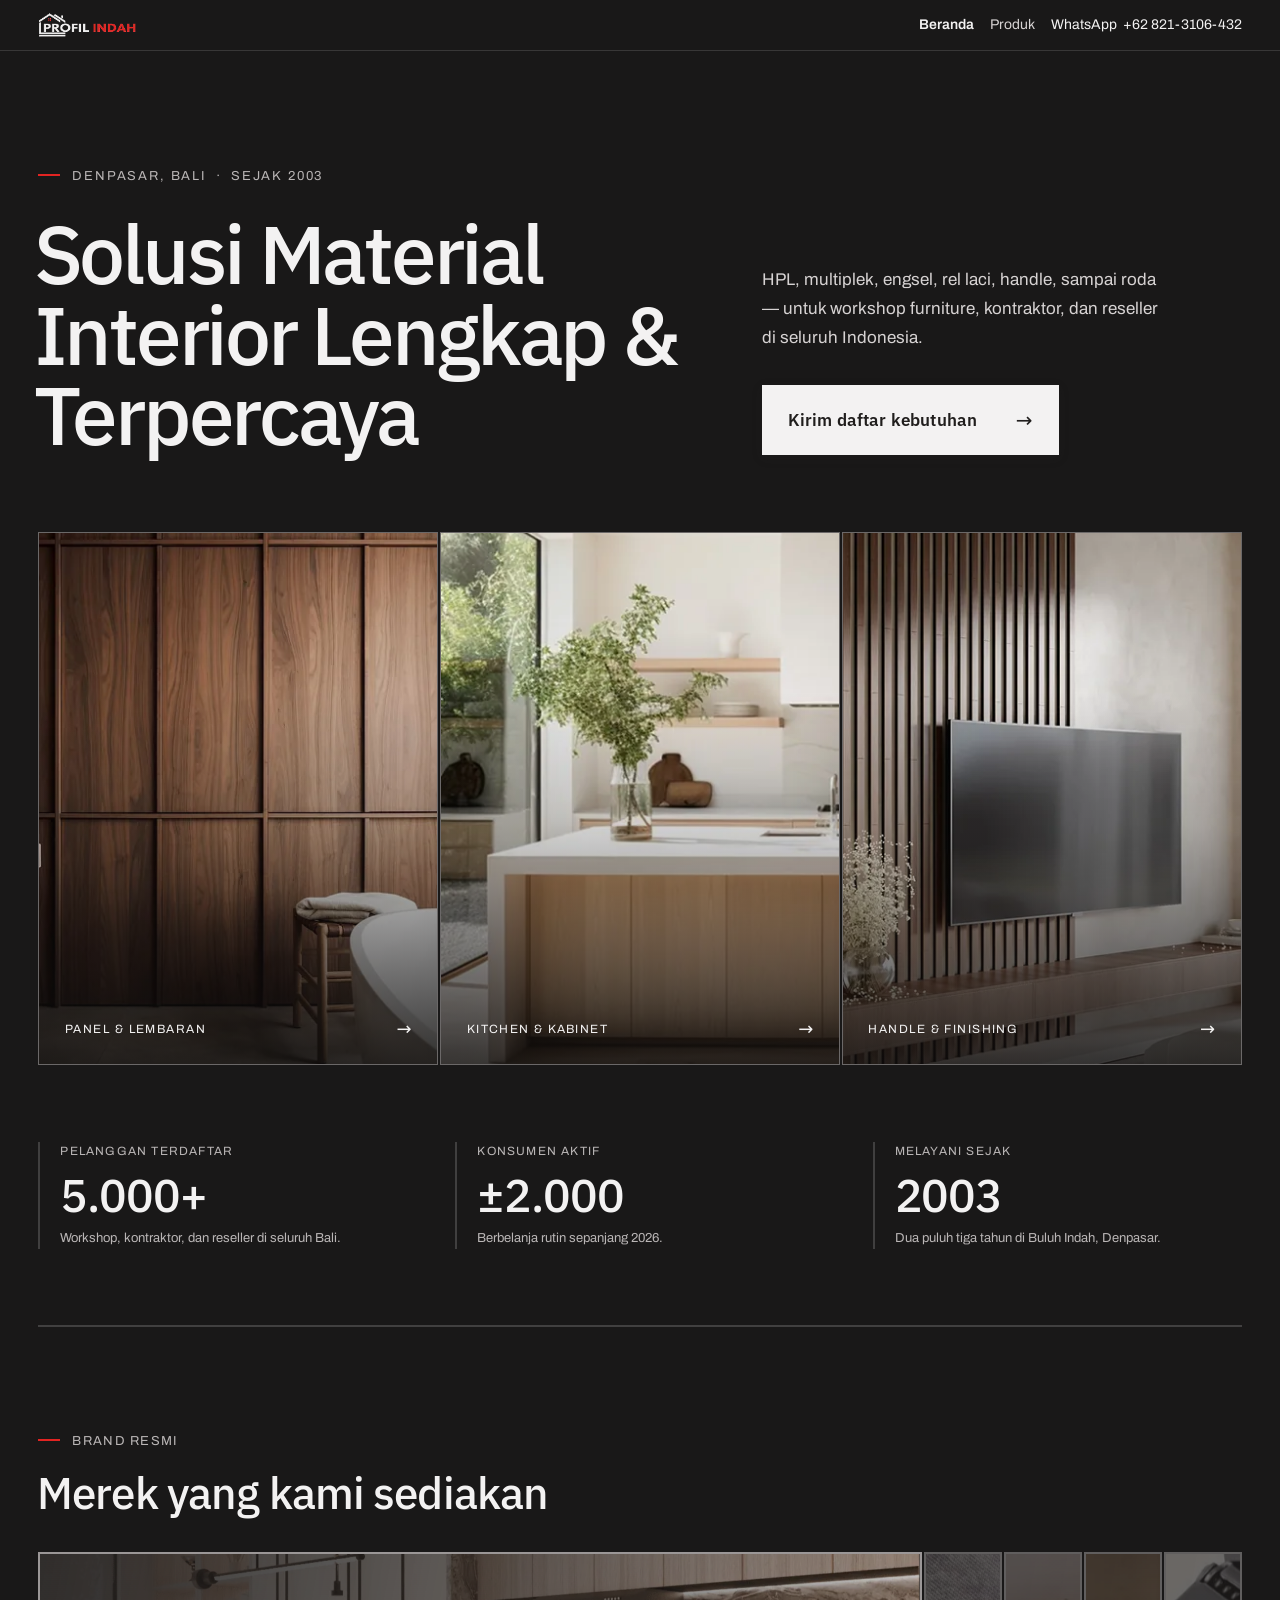
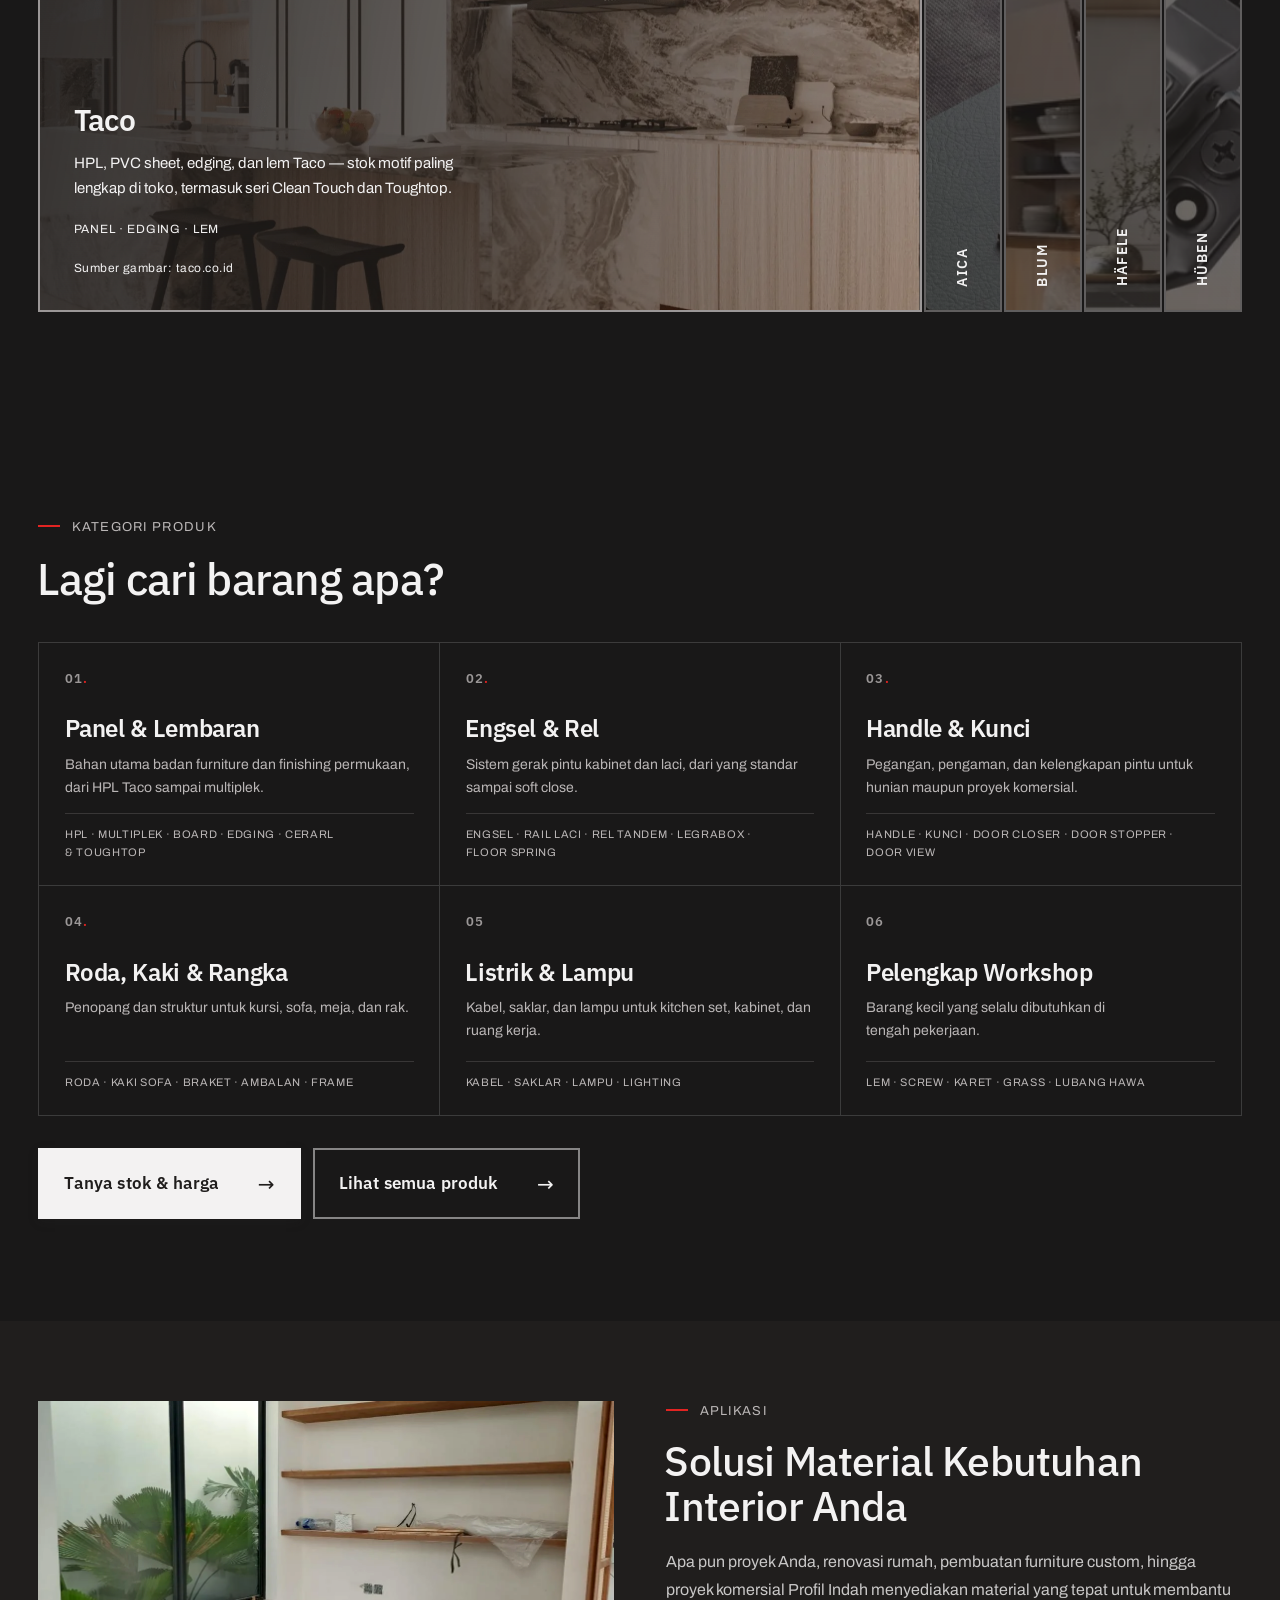
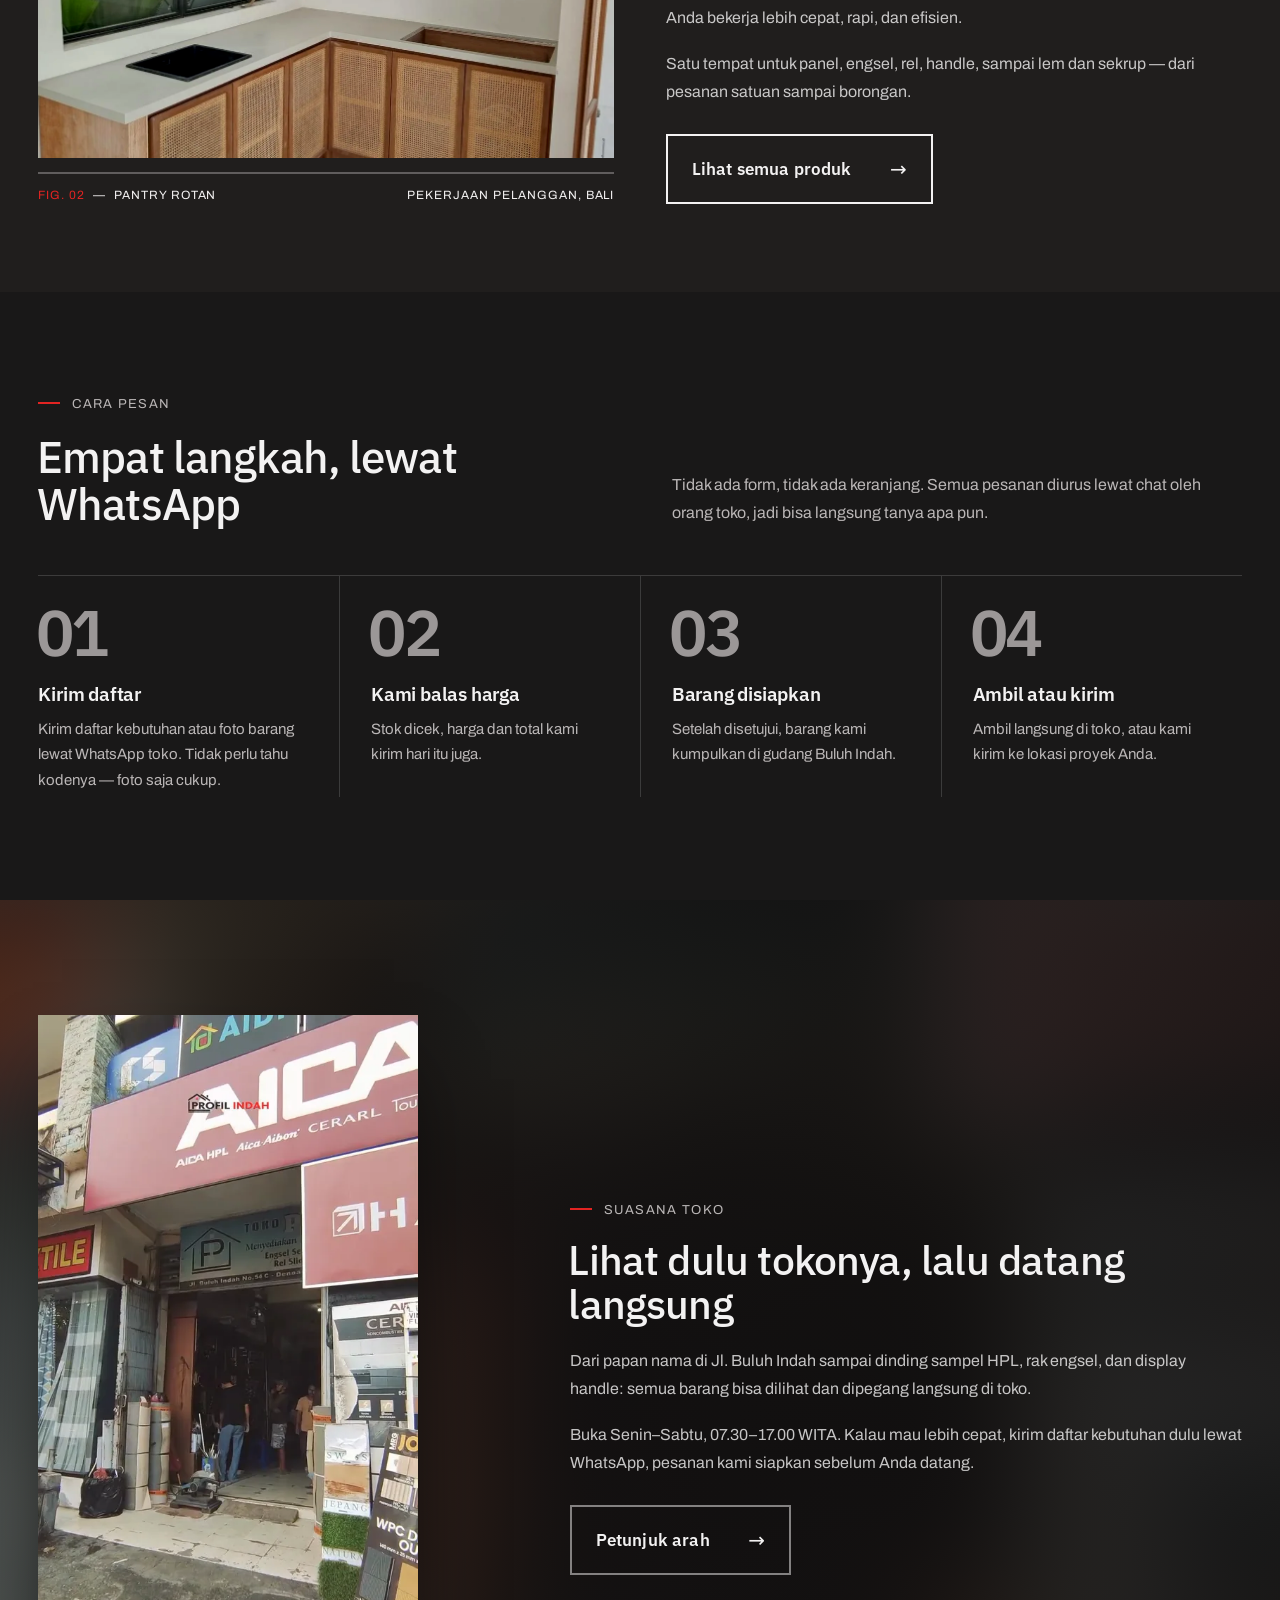
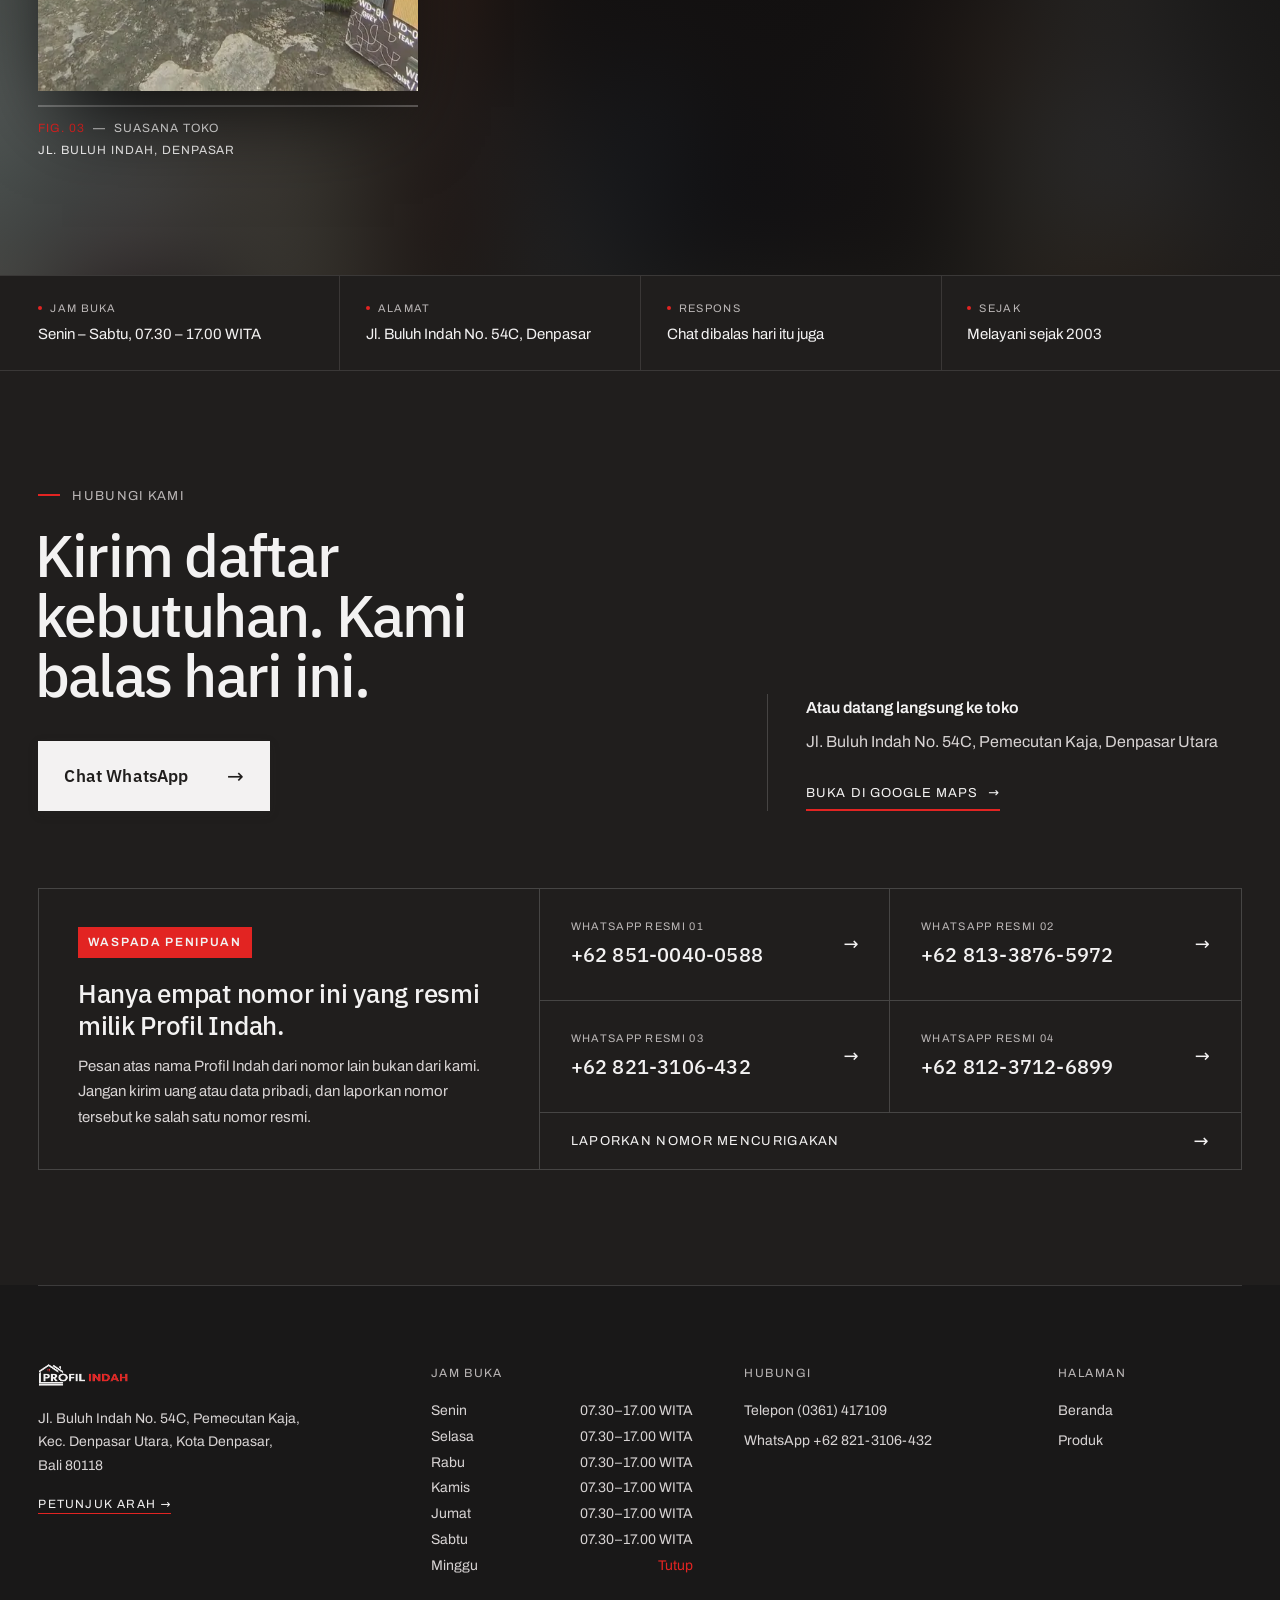
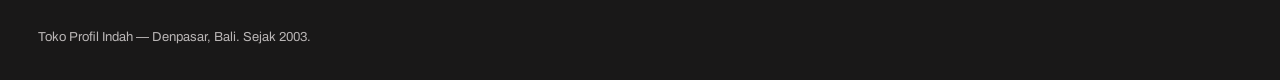
<file: index.html>
<!DOCTYPE html>
<html lang="id">
<head>
<meta charset="utf-8">
<meta name="viewport" content="width=device-width, initial-scale=1">
<title>Toko Profil Indah — Material Interior, Denpasar</title>
<meta name="description" content="HPL, multiplek, engsel, rel laci, handle, sampai roda untuk workshop furniture, kontraktor, dan reseller. Jl. Buluh Indah, Denpasar, sejak 2003.">
<link rel="canonical" href="https://profilindah.id/">
<meta property="og:type" content="website">
<meta property="og:site_name" content="Toko Profil Indah">
<meta property="og:locale" content="id_ID">
<meta property="og:title" content="Toko Profil Indah — Material Interior, Denpasar">
<meta property="og:description" content="HPL, multiplek, engsel, rel laci, handle, sampai roda untuk workshop furniture, kontraktor, dan reseller. Jl. Buluh Indah, Denpasar, sejak 2003.">
<meta property="og:url" content="https://profilindah.id/">
<meta property="og:image" content="https://profilindah.id/assets/og-profil-indah.jpg">
<meta property="og:image:width" content="1200">
<meta property="og:image:height" content="630">
<meta property="og:image:alt" content="Toko Profil Indah: Solusi Material Interior Lengkap &amp; Terpercaya">
<meta name="twitter:card" content="summary_large_image">
<script type="application/ld+json">{"@context": "https://schema.org", "@type": "HardwareStore", "@id": "https://profilindah.id/#toko", "name": "Toko Profil Indah", "url": "https://profilindah.id/", "logo": "https://profilindah.id/assets/pi-icon-512.png", "image": "https://profilindah.id/assets/og-profil-indah.jpg", "description": "Toko material interior dan hardware furniture di Denpasar sejak 2003: HPL, multiplek, engsel, rel laci, handle, roda, lampu, lem, dan sekrup.", "telephone": "+62361417109", "foundingDate": "2003", "address": {"@type": "PostalAddress", "streetAddress": "Jl. Buluh Indah No. 54C, Pemecutan Kaja, Kec. Denpasar Utara", "addressLocality": "Denpasar", "addressRegion": "Bali", "postalCode": "80118", "addressCountry": "ID"}, "openingHoursSpecification": [{"@type": "OpeningHoursSpecification", "dayOfWeek": ["Monday", "Tuesday", "Wednesday", "Thursday", "Friday", "Saturday"], "opens": "07:30", "closes": "17:00"}], "contactPoint": [{"@type": "ContactPoint", "contactType": "customer service", "telephone": "+6285100400588", "availableLanguage": "id"}, {"@type": "ContactPoint", "contactType": "customer service", "telephone": "+6281338765972", "availableLanguage": "id"}, {"@type": "ContactPoint", "contactType": "customer service", "telephone": "+628213106432", "availableLanguage": "id"}, {"@type": "ContactPoint", "contactType": "customer service", "telephone": "+6281237126899", "availableLanguage": "id"}]}</script>
<link rel="preload" href="/fonts/ibm-plex-sans-latin-500-normal.woff2" as="font" type="font/woff2" crossorigin="">
<link rel="preload" href="/fonts/archivo-latin-400-normal.woff2" as="font" type="font/woff2" crossorigin="">
<style>
@charset "UTF-8";/*!
 * Bootstrap  v5.3.3 (https://getbootstrap.com/)
 * Copyright 2011-2024 The Bootstrap Authors
 * Licensed under MIT (https://github.com/twbs/bootstrap/blob/main/LICENSE)
 */:root{--bs-blue:#0d6efd;--bs-indigo:#6610f2;--bs-purple:#6f42c1;--bs-pink:#d63384;--bs-red:#dc3545;--bs-orange:#fd7e14;--bs-yellow:#ffc107;--bs-green:#198754;--bs-teal:#20c997;--bs-cyan:#0dcaf0;--bs-black:#000;--bs-white:#fff;--bs-gray:#6c757d;--bs-gray-dark:#343a40;--bs-gray-100:#f8f9fa;--bs-gray-200:#e9ecef;--bs-gray-300:#dee2e6;--bs-gray-400:#ced4da;--bs-gray-500:#adb5bd;--bs-gray-600:#6c757d;--bs-gray-700:#495057;--bs-gray-800:#343a40;--bs-gray-900:#212529;--bs-primary:#0d6efd;--bs-secondary:#6c757d;--bs-success:#198754;--bs-info:#0dcaf0;--bs-warning:#ffc107;--bs-danger:#dc3545;--bs-light:#f8f9fa;--bs-dark:#212529;--bs-primary-rgb:13,110,253;--bs-secondary-rgb:108,117,125;--bs-success-rgb:25,135,84;--bs-info-rgb:13,202,240;--bs-warning-rgb:255,193,7;--bs-danger-rgb:220,53,69;--bs-light-rgb:248,249,250;--bs-dark-rgb:33,37,41;--bs-primary-text-emphasis:#052c65;--bs-secondary-text-emphasis:#2b2f32;--bs-success-text-emphasis:#0a3622;--bs-info-text-emphasis:#055160;--bs-warning-text-emphasis:#664d03;--bs-danger-text-emphasis:#58151c;--bs-light-text-emphasis:#495057;--bs-dark-text-emphasis:#495057;--bs-primary-bg-subtle:#cfe2ff;--bs-secondary-bg-subtle:#e2e3e5;--bs-success-bg-subtle:#d1e7dd;--bs-info-bg-subtle:#cff4fc;--bs-warning-bg-subtle:#fff3cd;--bs-danger-bg-subtle:#f8d7da;--bs-light-bg-subtle:#fcfcfd;--bs-dark-bg-subtle:#ced4da;--bs-primary-border-subtle:#9ec5fe;--bs-secondary-border-subtle:#c4c8cb;--bs-success-border-subtle:#a3cfbb;--bs-info-border-subtle:#9eeaf9;--bs-warning-border-subtle:#ffe69c;--bs-danger-border-subtle:#f1aeb5;--bs-light-border-subtle:#e9ecef;--bs-dark-border-subtle:#adb5bd;--bs-white-rgb:255,255,255;--bs-black-rgb:0,0,0;--bs-font-sans-serif:system-ui,-apple-system,"Segoe UI",Roboto,"Helvetica Neue","Noto Sans","Liberation Sans",Arial,sans-serif,"Apple Color Emoji","Segoe UI Emoji","Segoe UI Symbol","Noto Color Emoji";--bs-font-monospace:SFMono-Regular,Menlo,Monaco,Consolas,"Liberation Mono","Courier New",monospace;--bs-gradient:linear-gradient(180deg, rgba(255, 255, 255, 0.15), rgba(255, 255, 255, 0));--bs-body-font-family:var(--bs-font-sans-serif);--bs-body-font-size:1rem;--bs-body-font-weight:400;--bs-body-line-height:1.5;--bs-body-color:#212529;--bs-body-color-rgb:33,37,41;--bs-body-bg:#fff;--bs-body-bg-rgb:255,255,255;--bs-emphasis-color:#000;--bs-emphasis-color-rgb:0,0,0;--bs-secondary-color:rgba(33, 37, 41, 0.75);--bs-secondary-color-rgb:33,37,41;--bs-secondary-bg:#e9ecef;--bs-secondary-bg-rgb:233,236,239;--bs-tertiary-color:rgba(33, 37, 41, 0.5);--bs-tertiary-color-rgb:33,37,41;--bs-tertiary-bg:#f8f9fa;--bs-tertiary-bg-rgb:248,249,250;--bs-heading-color:inherit;--bs-link-color:#0d6efd;--bs-link-color-rgb:13,110,253;--bs-link-decoration:underline;--bs-link-hover-color:#0a58ca;--bs-link-hover-color-rgb:10,88,202;--bs-code-color:#d63384;--bs-highlight-color:#212529;--bs-highlight-bg:#fff3cd;--bs-border-width:1px;--bs-border-style:solid;--bs-border-color:#dee2e6;--bs-border-color-translucent:rgba(0, 0, 0, 0.175);--bs-border-radius:0.375rem;--bs-border-radius-sm:0.25rem;--bs-border-radius-lg:0.5rem;--bs-border-radius-xl:1rem;--bs-border-radius-xxl:2rem;--bs-border-radius-2xl:var(--bs-border-radius-xxl);--bs-border-radius-pill:50rem;--bs-box-shadow:0 0.5rem 1rem rgba(0, 0, 0, 0.15);--bs-box-shadow-sm:0 0.125rem 0.25rem rgba(0, 0, 0, 0.075);--bs-box-shadow-lg:0 1rem 3rem rgba(0, 0, 0, 0.175);--bs-box-shadow-inset:inset 0 1px 2px rgba(0, 0, 0, 0.075);--bs-focus-ring-width:0.25rem;--bs-focus-ring-opacity:0.25;--bs-focus-ring-color:rgba(13, 110, 253, 0.25);--bs-form-valid-color:#198754;--bs-form-valid-border-color:#198754;--bs-form-invalid-color:#dc3545;--bs-form-invalid-border-color:#dc3545}*,::after,::before{box-sizing:border-box}@media (prefers-reduced-motion:no-preference){:root{scroll-behavior:smooth}}body{margin:0;font-family:var(--bs-body-font-family);font-size:var(--bs-body-font-size);font-weight:var(--bs-body-font-weight);line-height:var(--bs-body-line-height);color:var(--bs-body-color);text-align:var(--bs-body-text-align);background-color:var(--bs-body-bg);-webkit-text-size-adjust:100%;-webkit-tap-highlight-color:transparent}.h1,.h2,.h3,.h4,.h5,.h6,h1,h2,h3,h4,h5,h6{margin-top:0;margin-bottom:.5rem;font-weight:500;line-height:1.2;color:var(--bs-heading-color)}.h1,h1{font-size:calc(1.375rem + 1.5vw)}@media (min-width:1200px){.h1,h1{font-size:2.5rem}}.h2,h2{font-size:calc(1.325rem + .9vw)}@media (min-width:1200px){.h2,h2{font-size:2rem}}.h3,h3{font-size:calc(1.3rem + .6vw)}@media (min-width:1200px){.h3,h3{font-size:1.75rem}}.h4,h4{font-size:calc(1.275rem + .3vw)}@media (min-width:1200px){.h4,h4{font-size:1.5rem}}.h5,h5{font-size:1.25rem}.h6,h6{font-size:1rem}p{margin-top:0;margin-bottom:1rem}address{margin-bottom:1rem;font-style:normal;line-height:inherit}a{color:rgba(var(--bs-link-color-rgb),var(--bs-link-opacity,1));text-decoration:underline}a:hover{--bs-link-color-rgb:var(--bs-link-hover-color-rgb)}a:not([href]):not([class]),a:not([href]):not([class]):hover{color:inherit;text-decoration:none}figure{margin:0 0 1rem}img{vertical-align:middle}button{border-radius:0}button:focus:not(:focus-visible){outline:0}button,input{margin:0;font-family:inherit;font-size:inherit;line-height:inherit}button{text-transform:none}[role=button]{cursor:pointer}[type=button],button{-webkit-appearance:button}[type=button]:not(:disabled),button:not(:disabled){cursor:pointer}::-moz-focus-inner{padding:0;border-style:none}::-webkit-datetime-edit-day-field,::-webkit-datetime-edit-fields-wrapper,::-webkit-datetime-edit-hour-field,::-webkit-datetime-edit-minute,::-webkit-datetime-edit-month-field,::-webkit-datetime-edit-text,::-webkit-datetime-edit-year-field{padding:0}::-webkit-inner-spin-button{height:auto}::-webkit-search-decoration{-webkit-appearance:none}::-webkit-color-swatch-wrapper{padding:0}::-webkit-file-upload-button{font:inherit;-webkit-appearance:button}::file-selector-button{font:inherit;-webkit-appearance:button}[hidden]{display:none!important}.figure{display:inline-block}.container-fluid{--bs-gutter-x:1.5rem;--bs-gutter-y:0;width:100%;padding-right:calc(var(--bs-gutter-x) * .5);padding-left:calc(var(--bs-gutter-x) * .5);margin-right:auto;margin-left:auto}:root{--bs-breakpoint-xs:0;--bs-breakpoint-sm:576px;--bs-breakpoint-md:768px;--bs-breakpoint-lg:992px;--bs-breakpoint-xl:1200px;--bs-breakpoint-xxl:1400px}.row{--bs-gutter-x:1.5rem;--bs-gutter-y:0;display:flex;flex-wrap:wrap;margin-top:calc(-1 * var(--bs-gutter-y));margin-right:calc(-.5 * var(--bs-gutter-x));margin-left:calc(-.5 * var(--bs-gutter-x))}.row>*{flex-shrink:0;width:100%;max-width:100%;padding-right:calc(var(--bs-gutter-x) * .5);padding-left:calc(var(--bs-gutter-x) * .5);margin-top:var(--bs-gutter-y)}.col-12{flex:0 0 auto;width:100%}.form-control{display:block;width:100%;padding:.375rem .75rem;font-size:1rem;font-weight:400;line-height:1.5;color:var(--bs-body-color);-webkit-appearance:none;-moz-appearance:none;appearance:none;background-color:var(--bs-body-bg);background-clip:padding-box;border:var(--bs-border-width) solid var(--bs-border-color);border-radius:var(--bs-border-radius);transition:border-color .15s ease-in-out,box-shadow .15s ease-in-out}@media (prefers-reduced-motion:reduce){.form-control{transition:none}}.form-control:focus{color:var(--bs-body-color);background-color:var(--bs-body-bg);border-color:#86b7fe;outline:0;box-shadow:0 0 0 .25rem rgba(13,110,253,.25)}.form-control::-webkit-date-and-time-value{min-width:85px;height:1.5em;margin:0}.form-control::-webkit-datetime-edit{display:block;padding:0}.form-control::-moz-placeholder{color:var(--bs-secondary-color);opacity:1}.form-control::placeholder{color:var(--bs-secondary-color);opacity:1}.form-control:disabled{background-color:var(--bs-secondary-bg);opacity:1}.form-control::-webkit-file-upload-button{padding:.375rem .75rem;margin:-.375rem -.75rem;-webkit-margin-end:.75rem;margin-inline-end:.75rem;color:var(--bs-body-color);background-color:var(--bs-tertiary-bg);pointer-events:none;border-color:inherit;border-style:solid;border-width:0;border-inline-end-width:var(--bs-border-width);border-radius:0;-webkit-transition:color .15s ease-in-out,background-color .15s ease-in-out,border-color .15s ease-in-out,box-shadow .15s ease-in-out;transition:color .15s ease-in-out,background-color .15s ease-in-out,border-color .15s ease-in-out,box-shadow .15s ease-in-out}.form-control::file-selector-button{padding:.375rem .75rem;margin:-.375rem -.75rem;-webkit-margin-end:.75rem;margin-inline-end:.75rem;color:var(--bs-body-color);background-color:var(--bs-tertiary-bg);pointer-events:none;border-color:inherit;border-style:solid;border-width:0;border-inline-end-width:var(--bs-border-width);border-radius:0;transition:color .15s ease-in-out,background-color .15s ease-in-out,border-color .15s ease-in-out,box-shadow .15s ease-in-out}@media (prefers-reduced-motion:reduce){.form-control::-webkit-file-upload-button{-webkit-transition:none;transition:none}.form-control::file-selector-button{transition:none}}.form-control:hover:not(:disabled):not([readonly])::-webkit-file-upload-button{background-color:var(--bs-secondary-bg)}.form-control:hover:not(:disabled):not([readonly])::file-selector-button{background-color:var(--bs-secondary-bg)}.btn{--bs-btn-padding-x:0.75rem;--bs-btn-padding-y:0.375rem;--bs-btn-font-family: ;--bs-btn-font-size:1rem;--bs-btn-font-weight:400;--bs-btn-line-height:1.5;--bs-btn-color:var(--bs-body-color);--bs-btn-bg:transparent;--bs-btn-border-width:var(--bs-border-width);--bs-btn-border-color:transparent;--bs-btn-border-radius:var(--bs-border-radius);--bs-btn-hover-border-color:transparent;--bs-btn-box-shadow:inset 0 1px 0 rgba(255, 255, 255, 0.15),0 1px 1px rgba(0, 0, 0, 0.075);--bs-btn-disabled-opacity:0.65;--bs-btn-focus-box-shadow:0 0 0 0.25rem rgba(var(--bs-btn-focus-shadow-rgb), .5);display:inline-block;padding:var(--bs-btn-padding-y) var(--bs-btn-padding-x);font-family:var(--bs-btn-font-family);font-size:var(--bs-btn-font-size);font-weight:var(--bs-btn-font-weight);line-height:var(--bs-btn-line-height);color:var(--bs-btn-color);text-align:center;text-decoration:none;vertical-align:middle;cursor:pointer;-webkit-user-select:none;-moz-user-select:none;user-select:none;border:var(--bs-btn-border-width) solid var(--bs-btn-border-color);border-radius:var(--bs-btn-border-radius);background-color:var(--bs-btn-bg);transition:color .15s ease-in-out,background-color .15s ease-in-out,border-color .15s ease-in-out,box-shadow .15s ease-in-out}@media (prefers-reduced-motion:reduce){.btn{transition:none}}.btn:hover{color:var(--bs-btn-hover-color);background-color:var(--bs-btn-hover-bg);border-color:var(--bs-btn-hover-border-color)}.btn:focus-visible{color:var(--bs-btn-hover-color);background-color:var(--bs-btn-hover-bg);border-color:var(--bs-btn-hover-border-color);outline:0;box-shadow:var(--bs-btn-focus-box-shadow)}.btn.active,.btn:first-child:active,:not(.btn-check)+.btn:active{color:var(--bs-btn-active-color);background-color:var(--bs-btn-active-bg);border-color:var(--bs-btn-active-border-color)}.btn.active:focus-visible,.btn:first-child:active:focus-visible,:not(.btn-check)+.btn:active:focus-visible{box-shadow:var(--bs-btn-focus-box-shadow)}.btn:disabled{color:var(--bs-btn-disabled-color);pointer-events:none;background-color:var(--bs-btn-disabled-bg);border-color:var(--bs-btn-disabled-border-color);opacity:var(--bs-btn-disabled-opacity)}.fade{transition:opacity .15s linear}@media (prefers-reduced-motion:reduce){.fade{transition:none}}.fade:not(.show){opacity:0}.nav{--bs-nav-link-padding-x:1rem;--bs-nav-link-padding-y:0.5rem;--bs-nav-link-font-weight: ;--bs-nav-link-color:var(--bs-link-color);--bs-nav-link-hover-color:var(--bs-link-hover-color);--bs-nav-link-disabled-color:var(--bs-secondary-color);display:flex;flex-wrap:wrap;padding-left:0;margin-bottom:0;list-style:none}.card{--bs-card-spacer-y:1rem;--bs-card-spacer-x:1rem;--bs-card-title-spacer-y:0.5rem;--bs-card-title-color: ;--bs-card-subtitle-color: ;--bs-card-border-width:var(--bs-border-width);--bs-card-border-color:var(--bs-border-color-translucent);--bs-card-border-radius:var(--bs-border-radius);--bs-card-box-shadow: ;--bs-card-inner-border-radius:calc(var(--bs-border-radius) - (var(--bs-border-width)));--bs-card-cap-padding-y:0.5rem;--bs-card-cap-padding-x:1rem;--bs-card-cap-bg:rgba(var(--bs-body-color-rgb), 0.03);--bs-card-cap-color: ;--bs-card-height: ;--bs-card-color: ;--bs-card-bg:var(--bs-body-bg);--bs-card-img-overlay-padding:1rem;--bs-card-group-margin:0.75rem;position:relative;display:flex;flex-direction:column;min-width:0;height:var(--bs-card-height);color:var(--bs-body-color);word-wrap:break-word;background-color:var(--bs-card-bg);background-clip:border-box;border:var(--bs-card-border-width) solid var(--bs-card-border-color);border-radius:var(--bs-card-border-radius)}@keyframes progress-bar-stripes{0%{background-position-x:1rem}}@keyframes spinner-border{to{transform:rotate(360deg)}}@keyframes spinner-grow{0%{transform:scale(0)}50%{opacity:1;transform:none}}@keyframes placeholder-glow{50%{opacity:.2}}@keyframes placeholder-wave{100%{-webkit-mask-position:-200% 0%;mask-position:-200% 0%}}.border{border:var(--bs-border-width) var(--bs-border-style) var(--bs-border-color)!important}.border-top{border-top:var(--bs-border-width) var(--bs-border-style) var(--bs-border-color)!important}.border-bottom{border-bottom:var(--bs-border-width) var(--bs-border-style) var(--bs-border-color)!important}.flex-wrap{flex-wrap:wrap!important}.text-wrap{white-space:normal!important}
</style>
<style>
/* Modernist — design-system tokens and component classes. This file is the source of truth for the system's look; retune it here and see readme.md. */
/* Self-hosted (OFL-1.1, via @fontsource 5.3.0). Same subsets and unicode-range as Google Fonts,
   so glyph coverage and fallbacks are unchanged; replaces two render-blocking requests to Google. */
@font-face { font-family: 'IBM Plex Sans'; font-style: normal; font-display: swap; font-weight: 400; src: url(/fonts/ibm-plex-sans-latin-ext-400-normal.woff2) format('woff2'); unicode-range: U+0100-02BA,U+02BD-02C5,U+02C7-02CC,U+02CE-02D7,U+02DD-02FF,U+0304,U+0308,U+0329,U+1D00-1DBF,U+1E00-1E9F,U+1EF2-1EFF,U+2020,U+20A0-20AB,U+20AD-20C0,U+2113,U+2C60-2C7F,U+A720-A7FF; }
@font-face { font-family: 'IBM Plex Sans'; font-style: normal; font-display: swap; font-weight: 400; src: url(/fonts/ibm-plex-sans-latin-400-normal.woff2) format('woff2'); unicode-range: U+0000-00FF,U+0131,U+0152-0153,U+02BB-02BC,U+02C6,U+02DA,U+02DC,U+0304,U+0308,U+0329,U+2000-206F,U+20AC,U+2122,U+2191,U+2193,U+2212,U+2215,U+FEFF,U+FFFD; }
@font-face { font-family: 'IBM Plex Sans'; font-style: normal; font-display: swap; font-weight: 500; src: url(/fonts/ibm-plex-sans-latin-ext-500-normal.woff2) format('woff2'); unicode-range: U+0100-02BA,U+02BD-02C5,U+02C7-02CC,U+02CE-02D7,U+02DD-02FF,U+0304,U+0308,U+0329,U+1D00-1DBF,U+1E00-1E9F,U+1EF2-1EFF,U+2020,U+20A0-20AB,U+20AD-20C0,U+2113,U+2C60-2C7F,U+A720-A7FF; }
@font-face { font-family: 'IBM Plex Sans'; font-style: normal; font-display: swap; font-weight: 500; src: url(/fonts/ibm-plex-sans-latin-500-normal.woff2) format('woff2'); unicode-range: U+0000-00FF,U+0131,U+0152-0153,U+02BB-02BC,U+02C6,U+02DA,U+02DC,U+0304,U+0308,U+0329,U+2000-206F,U+20AC,U+2122,U+2191,U+2193,U+2212,U+2215,U+FEFF,U+FFFD; }
@font-face { font-family: 'IBM Plex Sans'; font-style: normal; font-display: swap; font-weight: 600; src: url(/fonts/ibm-plex-sans-latin-ext-600-normal.woff2) format('woff2'); unicode-range: U+0100-02BA,U+02BD-02C5,U+02C7-02CC,U+02CE-02D7,U+02DD-02FF,U+0304,U+0308,U+0329,U+1D00-1DBF,U+1E00-1E9F,U+1EF2-1EFF,U+2020,U+20A0-20AB,U+20AD-20C0,U+2113,U+2C60-2C7F,U+A720-A7FF; }
@font-face { font-family: 'IBM Plex Sans'; font-style: normal; font-display: swap; font-weight: 600; src: url(/fonts/ibm-plex-sans-latin-600-normal.woff2) format('woff2'); unicode-range: U+0000-00FF,U+0131,U+0152-0153,U+02BB-02BC,U+02C6,U+02DA,U+02DC,U+0304,U+0308,U+0329,U+2000-206F,U+20AC,U+2122,U+2191,U+2193,U+2212,U+2215,U+FEFF,U+FFFD; }
@font-face { font-family: 'Archivo'; font-style: normal; font-display: swap; font-weight: 400; src: url(/fonts/archivo-latin-ext-400-normal.woff2) format('woff2'); unicode-range: U+0100-02BA,U+02BD-02C5,U+02C7-02CC,U+02CE-02D7,U+02DD-02FF,U+0304,U+0308,U+0329,U+1D00-1DBF,U+1E00-1E9F,U+1EF2-1EFF,U+2020,U+20A0-20AB,U+20AD-20C0,U+2113,U+2C60-2C7F,U+A720-A7FF; }
@font-face { font-family: 'Archivo'; font-style: normal; font-display: swap; font-weight: 400; src: url(/fonts/archivo-latin-400-normal.woff2) format('woff2'); unicode-range: U+0000-00FF,U+0131,U+0152-0153,U+02BB-02BC,U+02C6,U+02DA,U+02DC,U+0304,U+0308,U+0329,U+2000-206F,U+20AC,U+2122,U+2191,U+2193,U+2212,U+2215,U+FEFF,U+FFFD; }
@font-face { font-family: 'Archivo'; font-style: normal; font-display: swap; font-weight: 600; src: url(/fonts/archivo-latin-ext-600-normal.woff2) format('woff2'); unicode-range: U+0100-02BA,U+02BD-02C5,U+02C7-02CC,U+02CE-02D7,U+02DD-02FF,U+0304,U+0308,U+0329,U+1D00-1DBF,U+1E00-1E9F,U+1EF2-1EFF,U+2020,U+20A0-20AB,U+20AD-20C0,U+2113,U+2C60-2C7F,U+A720-A7FF; }
@font-face { font-family: 'Archivo'; font-style: normal; font-display: swap; font-weight: 600; src: url(/fonts/archivo-latin-600-normal.woff2) format('woff2'); unicode-range: U+0000-00FF,U+0131,U+0152-0153,U+02BB-02BC,U+02C6,U+02DA,U+02DC,U+0304,U+0308,U+0329,U+2000-206F,U+20AC,U+2122,U+2191,U+2193,U+2212,U+2215,U+FEFF,U+FFFD; }
@font-face { font-family: 'Archivo'; font-style: normal; font-display: swap; font-weight: 800; src: url(/fonts/archivo-latin-ext-800-normal.woff2) format('woff2'); unicode-range: U+0100-02BA,U+02BD-02C5,U+02C7-02CC,U+02CE-02D7,U+02DD-02FF,U+0304,U+0308,U+0329,U+1D00-1DBF,U+1E00-1E9F,U+1EF2-1EFF,U+2020,U+20A0-20AB,U+20AD-20C0,U+2113,U+2C60-2C7F,U+A720-A7FF; }
@font-face { font-family: 'Archivo'; font-style: normal; font-display: swap; font-weight: 800; src: url(/fonts/archivo-latin-800-normal.woff2) format('woff2'); unicode-range: U+0000-00FF,U+0131,U+0152-0153,U+02BB-02BC,U+02C6,U+02DA,U+02DC,U+0304,U+0308,U+0329,U+2000-206F,U+20AC,U+2122,U+2191,U+2193,U+2212,U+2215,U+FEFF,U+FFFD; }

:root {
  --color-bg: #f3f2f2;
  --color-surface: #eae9e9;
  --color-text: #201e1d;
  --color-accent: #ec3013;
  --color-accent-2: #e15b47;
  --color-divider: color-mix(in srgb, #201e1d 40%, transparent);

  /* Tonal ramps — generated in OKLCH on one shared lightness scale, so the
     same step of any role matches the others in visual value. */
  --color-neutral-100: #f8f4f4;
  --color-neutral-200: #eae7e7;
  --color-neutral-300: #d7d3d3;
  --color-neutral-400: #bab6b6;
  --color-neutral-500: #9b9797;
  --color-neutral-600: #7d7979;
  --color-neutral-700: #605d5d;
  --color-neutral-800: #444141;
  --color-neutral-900: #2d2b2b;

  --color-accent-100: #fff2ef;
  --color-accent-200: #ffe0d9;
  --color-accent-300: #ffc4b8;
  --color-accent-400: #ff9783;
  --color-accent-500: #ff563c;
  --color-accent-600: #dd2b0f;
  --color-accent-700: #ae1800;
  --color-accent-800: #7c1405;
  --color-accent-900: #4d170e;

  --color-accent-2-100: #fff2ef;
  --color-accent-2-200: #ffe0da;
  --color-accent-2-300: #ffc4b9;
  --color-accent-2-400: #ff9784;
  --color-accent-2-500: #ef6853;
  --color-accent-2-600: #c94b39;
  --color-accent-2-700: #9e3526;
  --color-accent-2-800: #71261b;
  --color-accent-2-900: #471d16;

  --font-heading: "Archivo", system-ui, sans-serif;
  --font-heading-weight: 800;
  --font-body: "Archivo", system-ui, sans-serif;

  --space-1: 4.0px;
  --space-2: 8.0px;
  --space-3: 12.0px;
  --space-4: 16.0px;
  --space-6: 24.0px;
  --space-8: 32.0px;

  --radius-sm: 0px;
  --radius-md: 0px;
  --radius-lg: 0px;

  /* Elevation — derived from the ground: soft ink-tinted shadows on a
     light theme, a hairline edge + ambient darkness on a dark one. */
  --shadow-sm: 0 1px 2px color-mix(in srgb, #2d2b2b 14%, transparent);
  --shadow-md: 0 3px 10px color-mix(in srgb, #2d2b2b 16%, transparent);
  --shadow-lg: 0 12px 32px color-mix(in srgb, #2d2b2b 22%, transparent);
}

body {
  background: var(--color-bg);
  color: var(--color-text);
  font-family: var(--font-body);
}
h1, h2, h3, h4 { font-family: var(--font-heading); font-weight: var(--font-heading-weight); }

.grayscale{filter:grayscale(1) contrast(1.08)}

/* ══════════════════════════════════════════════════════════════════════════
   Components — built with the tokens above. Plain CSS
   on plain HTML: no JavaScript, no build step. Each class is documented in
   readme.md and demonstrated in foundations/ and components/.
   ══════════════════════════════════════════════════════════════════════ */

*, *::before, *::after { box-sizing: border-box; }
body { margin: 0; font-size: 15px; line-height: 1.55; font-weight: 400; }
h1, h2, h3, h4, h5, h6 {
  font-family: var(--font-heading); font-weight: var(--font-heading-weight);
  line-height: 1.12; letter-spacing: -0.015em; margin: 0 0 var(--space-2);
}
h1 { font-size: 42px; }
h2 { font-size: 32px; }
h3 { font-size: 25px; }
h4 { font-size: 20px; }
h5 { font-size: 16px; }
h6 { font-size: 13px; }
h6 { letter-spacing: 0.08em; text-transform: uppercase; }
p { margin: 0 0 var(--space-3); }
a { color: var(--color-accent); text-underline-offset: 3px; }
img { display: block; max-width: 100%; }
figure { margin: 0; }
figcaption {
  font-size: 11px; margin-top: var(--space-1);
  color: color-mix(in srgb, var(--color-text) 55%, transparent);
}
.text-muted { color: color-mix(in srgb, var(--color-text) 55%, transparent); }
:focus { outline: none; }
:focus-visible { outline: 2px solid var(--color-accent); outline-offset: 2px; }
::selection { background: color-mix(in srgb, var(--color-accent) 30%, transparent); }

/* — rules — */
.hr {
  height: 2px; border: 0; margin: var(--space-4) 0;
  background: var(--color-divider);
}

/* — buttons — */
.btn {
  display: inline-flex; align-items: center; justify-content: center; gap: 6px;
  cursor: pointer; text-decoration: none;
  font-family: var(--font-heading); font-weight: var(--font-heading-weight);
  font-size: 14px; line-height: 1.2; color: var(--color-text); /* matches the .input's 14px —
     the pair sits side by side in sign-up rows */
  background: transparent; border: 1px solid transparent;
  padding: var(--space-2) calc(var(--space-3) * 1.2);
  border-radius: var(--radius-md);
}
.btn svg { display: block; }
.btn:disabled { opacity: 0.45; cursor: not-allowed; }
.btn-primary { background: var(--color-accent); color: var(--color-bg); }
.btn-primary:hover { background: var(--color-accent-600); }
.btn-primary:active { background: var(--color-accent-700); }
.btn-secondary { border-color: var(--color-divider); }
.btn-secondary:hover { background: color-mix(in srgb, var(--color-text) 7%, transparent); }
.btn-secondary:active { background: color-mix(in srgb, var(--color-text) 14%, transparent); }
.btn-ghost { color: var(--color-accent); padding-inline: var(--space-1); }
.btn-ghost:hover { background: color-mix(in srgb, var(--color-accent) 10%, transparent); }
.btn-ghost:active { background: color-mix(in srgb, var(--color-accent) 18%, transparent); }
.btn-icon { width: 36px; height: 36px; padding: 0; }
.btn-block { width: 100%; margin-top: var(--space-2); justify-content: flex-start; text-align: left; }

/* — forms — */
.field > label {
  display: block; font-size: 12px; margin-bottom: 5px;
  color: color-mix(in srgb, var(--color-text) 70%, transparent);
}
.input {
  width: 100%; min-height: 36px; padding: 6px 10px; font: inherit;
  font-size: 14px; color: var(--color-text); caret-color: var(--color-accent);
  background: var(--color-surface);
  border: 1px solid var(--color-divider); border-radius: var(--radius-md);
}
.input:hover { border-color: color-mix(in srgb, var(--color-text) 45%, transparent); }
.input:focus-visible { border-color: var(--color-accent); outline-offset: 0; }
textarea.input { min-height: 90px; resize: vertical; }
.radio { display: inline-flex; align-items: center; gap: 8px; cursor: pointer; font-size: 14px; }
.radio input, .seg-opt input {
  position: absolute; opacity: 0; width: 0; height: 0; pointer-events: none;
}
.radio .dot {
  width: 16px; height: 16px; flex: none; border-radius: 50%;
  border: 1.5px solid var(--color-divider);
}
.radio:hover .dot { border-color: var(--color-accent); }
.radio input:checked + .dot {
  border-color: var(--color-accent); background: var(--color-accent);
  box-shadow: inset 0 0 0 4px var(--color-bg);
}
.radio input:focus-visible + .dot { outline: 2px solid var(--color-accent); outline-offset: 2px; }
.seg {
  display: inline-flex; overflow: hidden;
  border: 1px solid var(--color-divider); border-radius: var(--radius-md);
}
.seg-opt {
  display: inline-flex; align-items: center; gap: 6px;
  padding: 7px 12px; font-size: 13px; cursor: pointer;
}
.seg-opt + .seg-opt { border-left: 1px solid var(--color-divider); }
.seg-opt:has(input:checked) { background: var(--color-accent); color: var(--color-bg); }
.seg-opt:not(:has(input:checked)):hover { background: color-mix(in srgb, var(--color-text) 7%, transparent); }
.seg-opt:has(input:focus-visible) { outline: 2px solid var(--color-accent); outline-offset: -2px; }

/* — cards — */
.card {
  display: flex; flex-direction: column; gap: var(--space-2);
  padding: var(--space-3); border-radius: var(--radius-md); background: var(--color-surface);
}
.card-kicker { font-size: 10px; letter-spacing: 0.1em; text-transform: uppercase; color: var(--color-accent); }
.card-title {
  font-family: var(--font-heading); font-weight: var(--font-heading-weight);
  font-size: 17px; line-height: 1.2;
}
.card-body { margin: 0; font-size: 13px; opacity: 0.8; flex: 1; }
.card-meta {
  display: flex; align-items: center; gap: 6px; font-size: 11px;
  color: color-mix(in srgb, var(--color-text) 50%, transparent);
}
.elev-sm { box-shadow: var(--shadow-sm); }
.elev-md { box-shadow: var(--shadow-md); }
.elev-lg { box-shadow: var(--shadow-lg); }

/* — tags — */
.tag {
  display: inline-flex; align-items: center; font-size: 11px;
  letter-spacing: 0.02em; padding: 3px 10px;
  border-radius: calc(var(--radius-md) * 0.75);
}
.tag-accent { background: var(--color-accent-100); color: var(--color-accent-800); }
.tag-accent-2 { background: var(--color-accent-2-100); color: var(--color-accent-2-800); }
.tag-neutral { background: var(--color-neutral-100); color: var(--color-neutral-800); }
.tag-outline { border: 1px solid var(--color-accent); color: var(--color-accent); }

/* — navigation — */
.nav {
  display: flex; align-items: center; gap: var(--space-4);
  padding: var(--space-3) var(--space-4);
  border-bottom: 2px solid var(--color-divider);
}
.nav-brand {
  font-family: var(--font-heading); font-weight: var(--font-heading-weight);
  font-size: 18px; margin-right: auto;
}
.nav a { color: inherit; text-decoration: none; font-size: 14px; }
.nav a:hover, .nav a[aria-current='page'] { color: var(--color-accent); }

/* — tables — */
.table { width: 100%; border-collapse: collapse; font-size: 14px; }
.table th {
  text-align: left; font-size: 11px; letter-spacing: 0.08em; text-transform: uppercase;
  color: color-mix(in srgb, var(--color-text) 60%, transparent);
  padding: var(--space-2); border-bottom: 2px solid var(--color-divider);
}
.table td {
  padding: var(--space-2);
  border-bottom: 1px solid var(--color-divider);
}
.table tbody tr:hover { background: color-mix(in srgb, var(--color-text) 4%, transparent); }

/* — dialog — */
.dialog-backdrop {
  position: fixed; inset: 0; display: grid; place-items: center;
  padding: var(--space-4);
  background: color-mix(in srgb, var(--color-neutral-900) 50%, transparent);
}
.dialog {
  width: min(440px, 100%); display: flex; flex-direction: column; gap: var(--space-3);
  padding: var(--space-4); border-radius: var(--radius-lg);
  background: var(--color-surface); box-shadow: var(--shadow-lg);
}
.dialog-title {
  font-family: var(--font-heading); font-weight: var(--font-heading-weight);
  font-size: 20px;
}
.dialog-body { font-size: 14px; opacity: 0.85; }
.dialog-actions { display: flex; justify-content: flex-end; gap: var(--space-2); margin-top: var(--space-2); }
</style>
<link rel="icon" type="image/png" sizes="32x32" href="assets/pi-icon-32.png">
<link rel="icon" type="image/png" sizes="512x512" href="assets/pi-icon-512.png">
<link rel="apple-touch-icon" sizes="180x180" href="assets/pi-icon-180.png">
<style>
  :root { --color-accent: #e22422; --color-accent-500: #e22422; }
  body { margin: 0; text-wrap: pretty; }
  a { color: var(--color-accent-700); }
  a:hover { color: var(--color-accent); }
  :root { --bs-body-font-family: var(--font-body); --bs-border-radius: 0; --bs-body-color: var(--color-text); --bs-body-bg: var(--color-bg); }
  body { font-family: var(--font-body); color: var(--color-text); background: var(--color-bg); }
  :root { --font-heading: 'IBM Plex Sans', system-ui, sans-serif; }
  h1, h2, h3, h4, h5, h6 { font-family: var(--font-heading); font-weight: var(--font-heading-weight); }
  .btn, .card, .tag, .input, .form-control { border-radius: 0 !important; }
  .row { --bs-gutter-x: 0; margin-left: 0; margin-right: 0; }
  .container-fluid { padding-right: max(clamp(20px, 3vw, 56px), calc((100% - 1440px) / 2)); padding-left: max(clamp(20px, 3vw, 56px), calc((100% - 1440px) / 2)); }
  @keyframes piRise { from { opacity: 0.01; transform: translateY(18px); } to { opacity: 1; transform: none; } }
  @keyframes piMarquee { from { transform: translateX(0); } to { transform: translateX(-50%); } }
  .pi-aos { opacity: 0; }
  .pi-aos.is-in { animation: piRise 0.9s cubic-bezier(0.2, 0.7, 0.2, 1) both; }
  @media (prefers-reduced-motion: reduce) { .pi-aos { opacity: 1; } .pi-aos.is-in { animation: none; } }
  .pi-rise { animation: piRise 0.7s cubic-bezier(0.2, 0.7, 0.2, 1) both; }
  .pi-marquee { display: flex; width: max-content; animation: piMarquee 26s linear infinite; }
  .pi-marquee:hover { animation-play-state: paused; }
  .pi-zoom img { transition: transform 0.6s cubic-bezier(0.2, 0.7, 0.2, 1); }
  .pi-num, .pi-rail, .pi-arrow { transition: background 0.25s, color 0.25s, border-color 0.25s, transform 0.3s, opacity 0.3s; }
  .pi-step { position: relative; cursor: pointer; }
  .pi-step::before { content: ''; position: absolute; top: -2px; left: -1px; right: 0; height: 2px; background: var(--color-accent); transform: scaleX(0); transform-origin: left; transition: transform 0.5s cubic-bezier(0.2, 0.7, 0.2, 1); }
  .pi-step:hover::before { transform: scaleX(1); }
  .pi-step .pi-num { transition: color 0.3s, transform 0.4s cubic-bezier(0.2, 0.7, 0.2, 1); }
  .pi-step:hover .pi-num { color: var(--color-accent); }
  .pi-step h3, .pi-step p { transition: color 0.3s; }
  .pi-step:hover p { color: var(--color-neutral-300) !important; }
  .nav a.pi-navlink:hover { color: var(--color-bg) !important; }
  .pi-htile img { transition: transform 0.8s cubic-bezier(0.2, 0.7, 0.2, 1); }
  .pi-htile:hover img { transform: scale(1.05); }
  .pi-htile:hover .pi-cta-arrow { transform: translateX(6px); }
  @media (max-width: 700px) { .pi-htiles { grid-template-columns: 1fr 1fr !important; } .pi-htiles > a:last-child { display: none !important; } }
  .pi-spy { text-decoration: underline !important; text-decoration-color: transparent !important; text-underline-offset: 7px; text-decoration-thickness: 2px; transition: color 0.25s, text-decoration-color 0.25s; }
  .pi-spy.is-active { color: var(--color-bg) !important; font-weight: 600; text-decoration-color: var(--color-accent) !important; }
  @media (max-width: 860px) { .pi-strip { grid-template-columns: repeat(2, minmax(0, 1fr)) !important; } .pi-strip > div { border-left: none !important; padding-left: 0 !important; } }
  .pi-scamnum, .pi-scamreport { transition: background 0.25s; }
  .pi-scamnum:hover, .pi-scamreport:hover { background: color-mix(in srgb, var(--color-bg) 6%, transparent); }
  .pi-scamnum:hover .pi-cta-arrow, .pi-scamreport:hover .pi-cta-arrow { transform: translateX(6px); }
  .pi-scamreport:hover { color: var(--color-bg) !important; }
  @media (max-width: 900px) { .pi-scam { grid-template-columns: 1fr !important; } .pi-scam > div:first-child { border-right: none !important; border-bottom: 1px solid color-mix(in srgb, var(--color-bg) 18%, transparent); } }
  @media (max-width: 560px) { .pi-scamnums { grid-template-columns: 1fr !important; } .pi-scamnums > a { border-right: none !important; border-bottom: 1px solid color-mix(in srgb, var(--color-bg) 18%, transparent) !important; } }
  .pi-lux, .pi-ink { transition: background 0.3s, color 0.3s, border-color 0.3s, box-shadow 0.3s, transform 0.3s; }
  .pi-lux:hover, .pi-ink:hover { background: var(--color-accent); border-color: var(--color-accent); color: var(--color-bg); box-shadow: var(--shadow-lg); transform: translateY(-2px); }
  .pi-lux:active, .pi-ink:active { box-shadow: var(--shadow-sm); transform: translateY(0); }
  .pi-lux:hover .pi-cta-arrow, .pi-ink:hover .pi-cta-arrow { transform: translateX(8px); }
  .pi-cta { transition: background 0.3s, border-color 0.3s, box-shadow 0.3s, transform 0.3s; }
  .pi-cta:hover { background: var(--color-text); border-color: var(--color-text); box-shadow: var(--shadow-lg); transform: translateY(-2px); }
  .pi-cta:active { box-shadow: var(--shadow-sm); transform: translateY(0); }
  .pi-cta-arrow { transition: transform 0.35s cubic-bezier(0.2, 0.7, 0.2, 1); }
  .pi-cta:hover .pi-cta-arrow, .pi-cta2:hover .pi-cta-arrow { transform: translateX(8px); }
  .pi-ctaw { transition: background 0.3s, color 0.3s, transform 0.3s; }
  .pi-ctaw:hover { background: var(--color-bg); color: var(--color-text); transform: translateY(-2px); }
  .pi-ctaw:hover .pi-cta-arrow { transform: translateX(8px); }
  .pi-cta2 { transition: background 0.3s, color 0.3s, box-shadow 0.3s, transform 0.3s; }
  .pi-cta2:hover { background: var(--color-text); color: var(--color-bg); box-shadow: var(--shadow-md); transform: translateY(-2px); }
  .pi-cta2:active { box-shadow: none; transform: translateY(0); }
  @media (max-width: 900px) { .pi-catgrid { grid-template-columns: repeat(2, minmax(0, 1fr)) !important; } }
  @media (max-width: 560px) { .pi-catgrid { grid-template-columns: 1fr !important; } }
  .pi-maps { transition: opacity 0.25s; }
  .pi-maps:hover { opacity: 0.75; }
  @media (max-width: 900px) { .pi-foot { grid-template-columns: repeat(2, minmax(0, 1fr)) !important; } }
  @media (max-width: 520px) { .pi-foot { grid-template-columns: 1fr !important; } }
  .pi-navbtn { transition: background 0.25s, color 0.25s, border-color 0.25s; }
  .pi-navbtn:hover { background: var(--color-bg); color: var(--color-text); border-color: var(--color-bg); }
  .pi-thumb { transition: opacity 0.3s, border-color 0.3s; }
  .pi-thumb:hover { opacity: 1 !important; }
  @media (max-width: 860px) { .pi-carousel { grid-template-columns: 1fr !important; } .pi-thumbs { flex-direction: row !important; overflow-x: auto; } .pi-thumbs > button { flex: 0 0 180px; } }
  .pi-arrow { opacity: 0; transform: translateX(-6px); }
  .pi-cell:hover .pi-arrow, .pi-shot:hover .pi-arrow { opacity: 1; transform: none; }
  .pi-cell:hover h3, .pi-step:hover h3 { color: var(--color-bg); }
  .pi-zoom:hover img { transform: scale(1.06); }
  @media (max-width: 820px) { .pi-herogrid { grid-template-columns: 1fr !important; } }
  @media (max-width: 820px) {
    .pi-brandrow { flex-direction: column !important; min-height: 0 !important; }
    .pi-brandrow > button { flex: 0 0 auto !important; align-items: flex-start !important; justify-content: flex-start !important; padding: 20px !important; }
    .pi-brandrow .pi-vert { writing-mode: horizontal-tb !important; transform: none !important; }
  }
  .pi-gallery { display: grid; grid-template-columns: repeat(4, 1fr); gap: 2px; }
  @media (max-width: 900px) { .pi-gallery { grid-template-columns: repeat(2, 1fr); } }
  @media (max-width: 520px) { .pi-gallery { grid-template-columns: 1fr; } }
  @media (max-width: 700px) { .pi-tabgrid { grid-template-columns: 1fr !important; } .pi-2col { grid-template-columns: 1fr !important; } }
  @media (max-width: 640px) { .nav a.pi-navlink { display: none; } }
  @media (max-width: 620px) { .pi-stats { grid-template-columns: 1fr !important; } }
  @media (max-width: 900px) { .pi-shots { grid-template-columns: repeat(4, minmax(0, 1fr)) !important; } .pi-shots > figure { grid-column: span 2 !important; } }
  @media (max-width: 560px) { .pi-shots { grid-template-columns: 1fr !important; } .pi-shots > figure { grid-column: auto !important; } }
  .pi-steps > div:first-child { border-left: none !important; padding-left: 0 !important; }
  @media (max-width: 980px) {
    .pi-steps { grid-template-columns: repeat(2, minmax(0, 1fr)) !important; }
    .pi-steps > div:nth-child(2n+1) { border-left: none !important; padding-left: 0 !important; }
    .pi-steps > div:nth-child(n+3) { border-top: 1px solid color-mix(in srgb, var(--color-bg) 16%, transparent) !important; margin-top: 28px; }
  }
  @media (max-width: 560px) {
    .pi-steps { grid-template-columns: 1fr !important; }
    .pi-steps > div { border-left: none !important; padding-left: 0 !important; }
    .pi-steps > div:nth-child(n+2) { border-top: 1px solid color-mix(in srgb, var(--color-bg) 16%, transparent) !important; margin-top: 28px; }
  }
  @media (prefers-reduced-motion: reduce) { .pi-rise, .pi-marquee { animation: none; } }
  .pi-cell:hover { background: color-mix(in srgb, var(--color-bg) 6%, transparent) !important; }
  .pi-ambient::before { content: ""; position: absolute; inset: -60px; z-index: -2; background: center / cover no-repeat; filter: blur(48px) saturate(1.2); transform: scale(1.1); }
  .pi-ambient.is-near::before { background-image: url(assets/video-toko-poster.webp); }
  .pi-ambient::after { content: ""; position: absolute; inset: 0; z-index: -1; background: linear-gradient(90deg, color-mix(in srgb, #0e0d0d 55%, transparent) 0%, color-mix(in srgb, #0e0d0d 82%, transparent) 55%, color-mix(in srgb, #0e0d0d 90%, transparent) 100%); }
  @media (max-width: 820px) { .pi-ambient::after { background: linear-gradient(180deg, color-mix(in srgb, #0e0d0d 50%, transparent) 0%, color-mix(in srgb, #0e0d0d 86%, transparent) 50%, color-mix(in srgb, #0e0d0d 92%, transparent) 100%); } }
  .pi-ambient figure > div { box-shadow: 0 40px 80px -24px rgba(0, 0, 0, 0.75); }
</style>
<style>
html, body { background: color-mix(in oklch, var(--color-neutral-900) 72%, black); }
@keyframes piPageIn { from { opacity: 0.01; } to { opacity: 1; } }
body > * { animation: piPageIn 0.7s cubic-bezier(0.25, 0.1, 0.25, 1) 0.05s both; }
body.pi-leaving > * { opacity: 0 !important; transition: opacity 0.38s cubic-bezier(0.4, 0, 0.2, 1); animation: none; }
@media (prefers-reduced-motion: reduce) { body > * { animation: none; } body.pi-leaving > * { transition: none; } }
</style>
<script src="js/site.js?v=c7ed2e5c" defer></script>
<script src="js/home.js?v=fc4f2c4f" defer></script>
</head>
<body>
<div style="background: color-mix(in oklch, var(--color-neutral-900) 72%, black); color: var(--color-bg);">

  <nav class="nav" style="position: sticky; top: 0; z-index: 20; background: color-mix(in oklch, var(--color-neutral-900) 72%, black); border-bottom: 1px solid color-mix(in srgb, var(--color-bg) 14%, transparent); padding-inline: max(clamp(20px, 3vw, 56px), calc((100% - 1440px) / 2));">
    <a class="nav-brand" href="/" style="display: flex; align-items: center; margin-right: auto;"><img src="assets/logo-wordmark-light.png" alt="Profil Indah" style="display: block; height: 26px; width: auto;"></a>
    <a class="pi-navlink" href="/" style="text-decoration: none; white-space: nowrap; color: var(--color-bg); font-weight: 600;">Beranda</a>
    <a class="pi-navlink" href="produk" style="text-decoration: none; white-space: nowrap; color: var(--color-neutral-300);">Produk</a>
    <a href="https://wa.me/628213106432" target="_blank" rel="noopener" style="text-decoration: none; white-space: nowrap; color: var(--color-bg);">WhatsApp &nbsp;+62 821-3106-432</a>
  </nav>

  <main>
  <div style="background: color-mix(in oklch, var(--color-neutral-900) 72%, black); color: var(--color-bg);">
  <div class="container-fluid">
    <div class="row">
      <div class="col-12">
    <section style="padding: clamp(64px, 9vw, 128px) 0 0;">
      <div class="pi-herogrid" style="display: grid; grid-template-columns: minmax(0, 7fr) minmax(0, 5fr); gap: 32px clamp(28px, 4vw, 72px); align-items: end; margin: 0 0 clamp(48px, 6vw, 80px);">
        <div>
          <span class="pi-rise" style="display: block; font-size: 13px; letter-spacing: 0.14em; text-transform: uppercase; color: var(--color-neutral-400); margin: 0 0 28px; animation-delay: 0.05s;"><span aria-hidden="true" style="display: inline-block; width: 22px; height: 2px; background: var(--color-accent); margin-right: 12px; vertical-align: middle; transform: translateY(-2px);"></span>Denpasar, Bali &nbsp;·&nbsp; Sejak 2003</span>
          <h1 class="pi-rise" style="font-size: clamp(48px, 6.4vw, 104px); font-weight: 500; line-height: 0.98; letter-spacing: -0.04em; margin: 0; margin-left: -0.058em; max-width: 14ch; color: var(--color-bg); animation-delay: 0.12s;">Solusi Material Interior Lengkap &amp; Terpercaya</h1>
        </div>
        <div class="pi-rise" style="animation-delay: 0.22s;">
          <p style="font-size: 17px; line-height: 1.7; max-width: 40ch; margin: 0 0 32px; color: var(--color-neutral-300);">HPL, multiplek, engsel, rel laci, handle, sampai roda — untuk workshop furniture, kontraktor, dan reseller di seluruh Indonesia.</p>
          <a class="pi-lux" href="https://wa.me/628213106432" target="_blank" rel="noopener" style="display: inline-flex; align-items: center; gap: clamp(24px, 3vw, 48px); padding: 20px 24px; background: var(--color-bg); color: var(--color-text); text-decoration: none; border: 2px solid var(--color-bg); box-shadow: var(--shadow-md);">
              <span style="font-family: var(--font-heading); font-weight: var(--font-heading-weight); font-size: 17px; letter-spacing: 0.01em; white-space: nowrap;">Kirim daftar kebutuhan</span>
              <span class="pi-cta-arrow" style="font-family: var(--font-heading); font-size: 20px; line-height: 1;">&#8594;</span>
            </a>
        </div>
      </div>
      <div class="pi-htiles" style="display: grid; grid-template-columns: repeat(3, minmax(0, 1fr)); gap: 2px;">
        <a class="pi-htile pi-rise" href="kategori-panel" style="position: relative; display: block; overflow: hidden; aspect-ratio: 3 / 4; border: 1px solid color-mix(in srgb, var(--color-bg) 22%, transparent); text-decoration: none; color: var(--color-bg); background: var(--color-neutral-800); animation-delay: 0.3s;">
          <img src="assets/photo-walnut-panel.webp" alt="Dinding panel walnut" style="position: absolute; inset: 0; width: 100%; height: 100%; object-fit: cover;">
          <div style="position: absolute; inset: 0; background: linear-gradient(0deg, color-mix(in srgb, #0e0d0d 82%, transparent) 0%, color-mix(in srgb, #0e0d0d 18%, transparent) 45%, transparent 70%);"></div>
          <div style="position: absolute; left: 0; right: 0; bottom: 0; display: flex; align-items: center; justify-content: space-between; gap: 12px; padding: clamp(16px, 2vw, 28px);">
            <span style="font-size: 12px; letter-spacing: 0.12em; text-transform: uppercase;">Panel &amp; Lembaran</span>
            <span class="pi-cta-arrow" style="font-size: 18px; line-height: 1;">&#8594;</span>
          </div>
        </a>
        <a class="pi-htile pi-rise" href="kategori-engsel" style="position: relative; display: block; overflow: hidden; aspect-ratio: 3 / 4; border: 1px solid color-mix(in srgb, var(--color-bg) 22%, transparent); text-decoration: none; color: var(--color-bg); background: var(--color-neutral-800); animation-delay: 0.38s;">
          <img src="assets/photo-kitchen-island.webp" alt="Kitchen island kayu dengan top putih" style="position: absolute; inset: 0; width: 100%; height: 100%; object-fit: cover;">
          <div style="position: absolute; inset: 0; background: linear-gradient(0deg, color-mix(in srgb, #0e0d0d 82%, transparent) 0%, color-mix(in srgb, #0e0d0d 18%, transparent) 45%, transparent 70%);"></div>
          <div style="position: absolute; left: 0; right: 0; bottom: 0; display: flex; align-items: center; justify-content: space-between; gap: 12px; padding: clamp(16px, 2vw, 28px);">
            <span style="font-size: 12px; letter-spacing: 0.12em; text-transform: uppercase;">Kitchen &amp; Kabinet</span>
            <span class="pi-cta-arrow" style="font-size: 18px; line-height: 1;">&#8594;</span>
          </div>
        </a>
        <a class="pi-htile pi-rise" href="kategori-handle" style="position: relative; display: block; overflow: hidden; aspect-ratio: 3 / 4; border: 1px solid color-mix(in srgb, var(--color-bg) 22%, transparent); text-decoration: none; color: var(--color-bg); background: var(--color-neutral-800); animation-delay: 0.46s;">
          <img src="assets/photo-slat-wall.webp" alt="Kabinet dan dinding lamela" style="position: absolute; inset: 0; width: 100%; height: 100%; object-fit: cover;">
          <div style="position: absolute; inset: 0; background: linear-gradient(0deg, color-mix(in srgb, #0e0d0d 82%, transparent) 0%, color-mix(in srgb, #0e0d0d 18%, transparent) 45%, transparent 70%);"></div>
          <div style="position: absolute; left: 0; right: 0; bottom: 0; display: flex; align-items: center; justify-content: space-between; gap: 12px; padding: clamp(16px, 2vw, 28px);">
            <span style="font-size: 12px; letter-spacing: 0.12em; text-transform: uppercase;">Handle &amp; Finishing</span>
            <span class="pi-cta-arrow" style="font-size: 18px; line-height: 1;">&#8594;</span>
          </div>
        </a>
      </div>
    </section>
      </div>
    </div>
  </div>

  <div class="container-fluid">
    <div class="row">
      <div class="col-12">
    <section class="pi-stats" style="display: grid; grid-template-columns: repeat(3, minmax(0, 1fr)); gap: 32px 48px; padding: clamp(56px, 6vw, 88px) 0;">
      <div style="border-left: 2px solid color-mix(in srgb, var(--color-bg) 18%, transparent); padding-left: 20px;">
        <span style="display: block; font-size: 12px; letter-spacing: 0.1em; text-transform: uppercase; color: var(--color-neutral-400); margin: 0 0 12px;">Pelanggan terdaftar</span>
        <p style="font-family: var(--font-heading); font-weight: var(--font-heading-weight); font-size: clamp(30px, 3.6vw, 46px); line-height: 1; letter-spacing: -0.025em; margin: 0 0 10px; color: var(--color-bg); font-weight: 500;">5.000+</p>
        <p style="font-size: 13px; line-height: 1.55; margin: 0; color: var(--color-neutral-400);">Workshop, kontraktor, dan reseller di seluruh Bali.</p>
      </div>
      <div style="border-left: 2px solid color-mix(in srgb, var(--color-bg) 18%, transparent); padding-left: 20px;">
        <span style="display: block; font-size: 12px; letter-spacing: 0.1em; text-transform: uppercase; color: var(--color-neutral-400); margin: 0 0 12px;">Konsumen aktif</span>
        <p style="font-family: var(--font-heading); font-weight: var(--font-heading-weight); font-size: clamp(30px, 3.6vw, 46px); line-height: 1; letter-spacing: -0.025em; margin: 0 0 10px; color: var(--color-bg); font-weight: 500;">±2.000</p>
        <p style="font-size: 13px; line-height: 1.55; margin: 0; color: var(--color-neutral-400);">Berbelanja rutin sepanjang 2026.</p>
      </div>
      <div style="border-left: 2px solid color-mix(in srgb, var(--color-bg) 18%, transparent); padding-left: 20px;">
        <span style="display: block; font-size: 12px; letter-spacing: 0.1em; text-transform: uppercase; color: var(--color-neutral-400); margin: 0 0 12px;">Melayani sejak</span>
        <p style="font-family: var(--font-heading); font-weight: var(--font-heading-weight); font-size: clamp(30px, 3.6vw, 46px); line-height: 1; letter-spacing: -0.025em; margin: 0 0 10px; color: var(--color-bg); font-weight: 500;">2003</p>
        <p style="font-size: 13px; line-height: 1.55; margin: 0; color: var(--color-neutral-400);">Dua puluh tiga tahun di Buluh Indah, Denpasar.</p>
      </div>
    </section>
      </div>
    </div>
  </div>

  <div class="container-fluid">
    <div class="row">
      <div class="col-12">
    <section style="padding: clamp(48px, 6vw, 72px) 0 clamp(72px, 8vw, 112px); border-top: 2px solid color-mix(in srgb, var(--color-bg) 18%, transparent);">
      <span style="display: block; font-size: 13px; letter-spacing: 0.1em; text-transform: uppercase; color: var(--color-neutral-400); margin: 32px 0 18px;"><span aria-hidden="true" style="display: inline-block; width: 22px; height: 2px; background: var(--color-accent); margin-right: 12px; vertical-align: middle; transform: translateY(-2px);"></span>Brand resmi</span>
      <h2 style="font-size: clamp(28px, 3.4vw, 44px); line-height: 1.08; letter-spacing: -0.02em; margin: 0 0 36px; margin-left: -0.03em; max-width: 22ch; font-weight: 500; color: var(--color-bg);">Merek yang kami sediakan</h2>
      <div class="pi-brandrow" style="display: flex; gap: 2px; min-height: 360px;">
          <button type="button" class="pi-brand" data-photo="assets/brand-taco-photo.webp" data-logo="assets/brand-taco.png" aria-expanded="false">
            <div class="pi-brand-img" aria-hidden="true"></div>
            <div class="pi-brand-scrim"></div>
            <span class="pi-vert">Taco</span>
            <div class="pi-brand-panel">
              <div class="pi-brand-logo" role="img" aria-label="Taco"></div>
              <h3 class="pi-brand-title">Taco</h3>
              <p class="pi-brand-desc">HPL, PVC sheet, edging, dan lem Taco — stok motif paling lengkap di toko, termasuk seri Clean Touch dan Toughtop.</p>
              <span class="pi-brand-cat">Panel · Edging · Lem</span>
              <span class="pi-brand-credit">Sumber gambar: taco.co.id</span>
            </div>
          </button>
          <button type="button" class="pi-brand" data-photo="assets/brand-aica-photo.webp" data-logo="assets/brand-aica.png" aria-expanded="false">
            <div class="pi-brand-img" aria-hidden="true"></div>
            <div class="pi-brand-scrim"></div>
            <span class="pi-vert">Aica</span>
            <div class="pi-brand-panel">
              <div class="pi-brand-logo" role="img" aria-label="Aica"></div>
              <h3 class="pi-brand-title">Aica</h3>
              <p class="pi-brand-desc">HPL Aica untuk kitchen set dan kabinet, dengan pilihan motif kayu dan solid yang tahan gores.</p>
              <span class="pi-brand-cat">Panel &amp; Lembaran</span>
              <span class="pi-brand-credit">Sumber gambar: aica.co.id</span>
            </div>
          </button>
          <button type="button" class="pi-brand" data-photo="assets/brand-blum-photo.webp" data-logo="assets/brand-blum.png" aria-expanded="false">
            <div class="pi-brand-img" aria-hidden="true"></div>
            <div class="pi-brand-scrim"></div>
            <span class="pi-vert">Blum</span>
            <div class="pi-brand-panel">
              <div class="pi-brand-logo" role="img" aria-label="Blum"></div>
              <h3 class="pi-brand-title">Blum</h3>
              <p class="pi-brand-desc">Engsel dan sistem laci Austria — Legrabox, Tandembox, dan engsel soft close untuk pekerjaan kelas atas.</p>
              <span class="pi-brand-cat">Engsel &amp; Rel</span>
              <span class="pi-brand-credit">Sumber gambar: blum.com</span>
            </div>
          </button>
          <button type="button" class="pi-brand" data-photo="assets/brand-hafele-photo.webp" data-logo="assets/brand-hafele.png" aria-expanded="false">
            <div class="pi-brand-img" aria-hidden="true"></div>
            <div class="pi-brand-scrim"></div>
            <span class="pi-vert">Häfele</span>
            <div class="pi-brand-panel">
              <div class="pi-brand-logo" role="img" aria-label="Häfele"></div>
              <h3 class="pi-brand-title">Häfele</h3>
              <p class="pi-brand-desc">Engsel, rel, handle, dan aksesori kabinet, sampai peralatan dapur built-in untuk proyek hunian dan komersial.</p>
              <span class="pi-brand-cat">Hardware · Home Appliance</span>
              <span class="pi-brand-credit">Sumber gambar: hafele.co.id</span>
            </div>
          </button>
          <button type="button" class="pi-brand" data-photo="assets/brand-huben-photo.webp" data-logo="assets/brand-huben.png" aria-expanded="false">
            <div class="pi-brand-img" aria-hidden="true"></div>
            <div class="pi-brand-scrim"></div>
            <span class="pi-vert">Hüben</span>
            <div class="pi-brand-panel">
              <div class="pi-brand-logo" role="img" aria-label="Hüben"></div>
              <h3 class="pi-brand-title">Hüben</h3>
              <p class="pi-brand-desc">Engsel soft close, handle, dan kelengkapan pintu dengan harga bersahabat untuk proyek volume besar.</p>
              <span class="pi-brand-cat">Engsel · Handle · Kunci</span>
              <span class="pi-brand-credit">Sumber gambar: huben.co.id</span>
            </div>
          </button>
      </div>
    </section>
      </div>
    </div>
  </div>

  </div>

  <div style="color: var(--color-bg);">
  <div class="container-fluid">
    <div class="row">
      <div class="col-12">
    <section id="kategori" style="padding: clamp(72px, 8vw, 112px) 0; scroll-margin-top: 72px;">
      <span style="display: block; font-size: 13px; letter-spacing: 0.1em; text-transform: uppercase; color: var(--color-neutral-400); margin: 0 0 18px;"><span aria-hidden="true" style="display: inline-block; width: 22px; height: 2px; background: var(--color-accent); margin-right: 12px; vertical-align: middle; transform: translateY(-2px);"></span>Kategori produk</span>
      <h2 style="font-size: clamp(28px, 3.4vw, 44px); line-height: 1.08; letter-spacing: -0.02em; margin: 0 0 40px; margin-left: -0.03em; max-width: 22ch; font-weight: 500; color: var(--color-bg);">Lagi cari barang apa?</h2>
      <div class="pi-catgrid" style="display: grid; grid-template-columns: repeat(3, minmax(0, 1fr)); border-top: 1px solid color-mix(in srgb, var(--color-bg) 16%, transparent); border-left: 1px solid color-mix(in srgb, var(--color-bg) 16%, transparent);">
        <a class="pi-cell" href="kategori-panel" style="display: flex; flex-direction: column; min-height: 230px; padding: 26px clamp(18px, 2vw, 28px) 24px; border-right: 1px solid color-mix(in srgb, var(--color-bg) 16%, transparent); border-bottom: 1px solid color-mix(in srgb, var(--color-bg) 16%, transparent); text-decoration: none; color: var(--color-bg); transition: background 0.25s;">
          <div style="display: flex; align-items: center; justify-content: space-between; margin: 0 0 26px;"><span style="font-family: var(--font-heading); font-weight: var(--font-heading-weight); font-size: 13px; letter-spacing: 0.08em; color: var(--color-neutral-500);">01<span style="color: var(--color-accent);">.</span></span><span class="pi-arrow" style="font-family: var(--font-heading); font-size: 17px; line-height: 1; color: var(--color-accent);">&#8594;</span></div>
          <h3 style="font-size: clamp(19px, 1.9vw, 24px); line-height: 1.15; letter-spacing: -0.015em; margin: 0 0 10px; margin-left: -0.02em; color: var(--color-bg);">Panel &amp; Lembaran</h3>
          <p style="font-size: 14px; line-height: 1.65; margin: 0 0 14px; color: var(--color-neutral-400);">Bahan utama badan furniture dan finishing permukaan, dari HPL Taco sampai multiplek.</p>
          <p style="font-size: 11px; letter-spacing: 0.06em; text-transform: uppercase; line-height: 1.6; margin: auto 0 0; padding-top: 12px; border-top: 1px solid color-mix(in srgb, var(--color-bg) 14%, transparent); color: var(--color-neutral-400);">HPL · Multiplek · Board · Edging · Cerarl &amp; Toughtop</p>
        </a>
        <a class="pi-cell" href="kategori-engsel" style="display: flex; flex-direction: column; min-height: 230px; padding: 26px clamp(18px, 2vw, 28px) 24px; border-right: 1px solid color-mix(in srgb, var(--color-bg) 16%, transparent); border-bottom: 1px solid color-mix(in srgb, var(--color-bg) 16%, transparent); text-decoration: none; color: var(--color-bg); transition: background 0.25s;">
          <div style="display: flex; align-items: center; justify-content: space-between; margin: 0 0 26px;"><span style="font-family: var(--font-heading); font-weight: var(--font-heading-weight); font-size: 13px; letter-spacing: 0.08em; color: var(--color-neutral-500);">02<span style="color: var(--color-accent);">.</span></span><span class="pi-arrow" style="font-family: var(--font-heading); font-size: 17px; line-height: 1; color: var(--color-accent);">&#8594;</span></div>
          <h3 style="font-size: clamp(19px, 1.9vw, 24px); line-height: 1.15; letter-spacing: -0.015em; margin: 0 0 10px; margin-left: -0.02em; color: var(--color-bg);">Engsel &amp; Rel</h3>
          <p style="font-size: 14px; line-height: 1.65; margin: 0 0 14px; color: var(--color-neutral-400);">Sistem gerak pintu kabinet dan laci, dari yang standar sampai soft close.</p>
          <p style="font-size: 11px; letter-spacing: 0.06em; text-transform: uppercase; line-height: 1.6; margin: auto 0 0; padding-top: 12px; border-top: 1px solid color-mix(in srgb, var(--color-bg) 14%, transparent); color: var(--color-neutral-400);">Engsel · Rail laci · Rel tandem · Legrabox · Floor spring</p>
        </a>
        <a class="pi-cell" href="kategori-handle" style="display: flex; flex-direction: column; min-height: 230px; padding: 26px clamp(18px, 2vw, 28px) 24px; border-right: 1px solid color-mix(in srgb, var(--color-bg) 16%, transparent); border-bottom: 1px solid color-mix(in srgb, var(--color-bg) 16%, transparent); text-decoration: none; color: var(--color-bg); transition: background 0.25s;">
          <div style="display: flex; align-items: center; justify-content: space-between; margin: 0 0 26px;"><span style="font-family: var(--font-heading); font-weight: var(--font-heading-weight); font-size: 13px; letter-spacing: 0.08em; color: var(--color-neutral-500);">03<span style="color: var(--color-accent);">.</span></span><span class="pi-arrow" style="font-family: var(--font-heading); font-size: 17px; line-height: 1; color: var(--color-accent);">&#8594;</span></div>
          <h3 style="font-size: clamp(19px, 1.9vw, 24px); line-height: 1.15; letter-spacing: -0.015em; margin: 0 0 10px; margin-left: -0.02em; color: var(--color-bg);">Handle &amp; Kunci</h3>
          <p style="font-size: 14px; line-height: 1.65; margin: 0 0 14px; color: var(--color-neutral-400);">Pegangan, pengaman, dan kelengkapan pintu untuk hunian maupun proyek komersial.</p>
          <p style="font-size: 11px; letter-spacing: 0.06em; text-transform: uppercase; line-height: 1.6; margin: auto 0 0; padding-top: 12px; border-top: 1px solid color-mix(in srgb, var(--color-bg) 14%, transparent); color: var(--color-neutral-400);">Handle · Kunci · Door closer · Door stopper · Door view</p>
        </a>
        <a class="pi-cell" href="kategori-roda" style="display: flex; flex-direction: column; min-height: 230px; padding: 26px clamp(18px, 2vw, 28px) 24px; border-right: 1px solid color-mix(in srgb, var(--color-bg) 16%, transparent); border-bottom: 1px solid color-mix(in srgb, var(--color-bg) 16%, transparent); text-decoration: none; color: var(--color-bg); transition: background 0.25s;">
          <div style="display: flex; align-items: center; justify-content: space-between; margin: 0 0 26px;"><span style="font-family: var(--font-heading); font-weight: var(--font-heading-weight); font-size: 13px; letter-spacing: 0.08em; color: var(--color-neutral-500);">04<span style="color: var(--color-accent);">.</span></span><span class="pi-arrow" style="font-family: var(--font-heading); font-size: 17px; line-height: 1; color: var(--color-accent);">&#8594;</span></div>
          <h3 style="font-size: clamp(19px, 1.9vw, 24px); line-height: 1.15; letter-spacing: -0.015em; margin: 0 0 10px; margin-left: -0.02em; color: var(--color-bg);">Roda, Kaki &amp; Rangka</h3>
          <p style="font-size: 14px; line-height: 1.65; margin: 0 0 14px; color: var(--color-neutral-400);">Penopang dan struktur untuk kursi, sofa, meja, dan rak.</p>
          <p style="font-size: 11px; letter-spacing: 0.06em; text-transform: uppercase; line-height: 1.6; margin: auto 0 0; padding-top: 12px; border-top: 1px solid color-mix(in srgb, var(--color-bg) 14%, transparent); color: var(--color-neutral-400);">Roda · Kaki sofa · Braket · Ambalan · Frame</p>
        </a>
        <a class="pi-cell" href="kategori-listrik" style="display: flex; flex-direction: column; min-height: 230px; padding: 26px clamp(18px, 2vw, 28px) 24px; border-right: 1px solid color-mix(in srgb, var(--color-bg) 16%, transparent); border-bottom: 1px solid color-mix(in srgb, var(--color-bg) 16%, transparent); text-decoration: none; color: var(--color-bg); transition: background 0.25s;">
          <div style="display: flex; align-items: center; justify-content: space-between; margin: 0 0 26px;"><span style="font-family: var(--font-heading); font-weight: var(--font-heading-weight); font-size: 13px; letter-spacing: 0.08em; color: var(--color-neutral-500);">05</span><span class="pi-arrow" style="font-family: var(--font-heading); font-size: 17px; line-height: 1; color: var(--color-accent);">&#8594;</span></div>
          <h3 style="font-size: clamp(19px, 1.9vw, 24px); line-height: 1.15; letter-spacing: -0.015em; margin: 0 0 10px; margin-left: -0.02em; color: var(--color-bg);">Listrik &amp; Lampu</h3>
          <p style="font-size: 14px; line-height: 1.65; margin: 0 0 14px; color: var(--color-neutral-400);">Kabel, saklar, dan lampu untuk kitchen set, kabinet, dan ruang kerja.</p>
          <p style="font-size: 11px; letter-spacing: 0.06em; text-transform: uppercase; line-height: 1.6; margin: auto 0 0; padding-top: 12px; border-top: 1px solid color-mix(in srgb, var(--color-bg) 14%, transparent); color: var(--color-neutral-400);">Kabel · Saklar · Lampu · Lighting</p>
        </a>
        <a class="pi-cell" href="kategori-pelengkap" style="display: flex; flex-direction: column; min-height: 230px; padding: 26px clamp(18px, 2vw, 28px) 24px; border-right: 1px solid color-mix(in srgb, var(--color-bg) 16%, transparent); border-bottom: 1px solid color-mix(in srgb, var(--color-bg) 16%, transparent); text-decoration: none; color: var(--color-bg); transition: background 0.25s;">
          <div style="display: flex; align-items: center; justify-content: space-between; margin: 0 0 26px;"><span style="font-family: var(--font-heading); font-weight: var(--font-heading-weight); font-size: 13px; letter-spacing: 0.08em; color: var(--color-neutral-500);">06</span><span class="pi-arrow" style="font-family: var(--font-heading); font-size: 17px; line-height: 1; color: var(--color-accent);">&#8594;</span></div>
          <h3 style="font-size: clamp(19px, 1.9vw, 24px); line-height: 1.15; letter-spacing: -0.015em; margin: 0 0 10px; margin-left: -0.02em; color: var(--color-bg);">Pelengkap Workshop</h3>
          <p style="font-size: 14px; line-height: 1.65; margin: 0 0 14px; color: var(--color-neutral-400);">Barang kecil yang selalu dibutuhkan di tengah pekerjaan.</p>
          <p style="font-size: 11px; letter-spacing: 0.06em; text-transform: uppercase; line-height: 1.6; margin: auto 0 0; padding-top: 12px; border-top: 1px solid color-mix(in srgb, var(--color-bg) 14%, transparent); color: var(--color-neutral-400);">Lem · Screw · Karet · Grass · Lubang hawa</p>
        </a>
      </div>
      <div style="display: flex; gap: var(--space-3); flex-wrap: wrap; padding-top: 32px;">
        <a class="pi-lux" href="https://wa.me/628213106432" target="_blank" rel="noopener" style="display: inline-flex; align-items: center; gap: clamp(24px, 3vw, 48px); padding: 20px 24px; background: var(--color-bg); color: var(--color-text); text-decoration: none; border: 2px solid var(--color-bg); box-shadow: var(--shadow-md);">
          <span style="font-family: var(--font-heading); font-weight: var(--font-heading-weight); font-size: 17px; letter-spacing: 0.01em; white-space: nowrap;">Tanya stok &amp; harga</span>
          <span class="pi-cta-arrow" style="font-family: var(--font-heading); font-size: 20px; line-height: 1;">&#8594;</span>
        </a>
        <a class="pi-ctaw" href="produk" style="display: inline-flex; align-items: center; gap: clamp(24px, 3vw, 48px); padding: 20px 24px; background: transparent; color: var(--color-bg); text-decoration: none; border: 2px solid color-mix(in srgb, var(--color-bg) 50%, transparent);">
          <span style="font-family: var(--font-heading); font-weight: var(--font-heading-weight); font-size: 17px; letter-spacing: 0.01em; white-space: nowrap;">Lihat semua produk</span>
          <span class="pi-cta-arrow" style="font-family: var(--font-heading); font-size: 20px; line-height: 1;">&#8594;</span>
        </a>
      </div>
    </section>
      </div>
    </div>
  </div>

  </div>

  <section style="background: var(--color-text); color: var(--color-bg);">
    <div class="container-fluid" style="padding-top: 80px; padding-bottom: 88px;">
      <div class="row">
        <div class="col-12">
      <div class="pi-herogrid" style="display: grid; grid-template-columns: minmax(0, 6fr) minmax(0, 6fr); gap: clamp(32px, 4vw, 64px) clamp(28px, 4vw, 72px); align-items: stretch;">
        <figure style="margin: 0; display: flex; flex-direction: column;">
          <div class="pi-zoom" style="position: relative; overflow: hidden; flex: 1 1 auto; min-height: 340px; background: var(--color-neutral-800);">
            <img loading="lazy" decoding="async" src="assets/proyek-pantry-rotan.webp" alt="Pantry dengan pintu rotan dan ambalan kayu" style="display: block; width: 100%; height: 100%; object-fit: cover; filter: contrast(1.06) saturate(1.04) brightness(1.02);">
          </div>
          <figcaption style="display: flex; flex-wrap: wrap; gap: 4px 16px; justify-content: space-between; border-top: 2px solid color-mix(in srgb, var(--color-bg) 30%, transparent); padding-top: 12px; margin-top: 14px; font-size: 12px; letter-spacing: 0.08em; text-transform: uppercase; color: var(--color-bg);">
            <span><span style="color: var(--color-accent);">Fig. 02</span> &nbsp;—&nbsp; Pantry rotan</span>
            <span>Pekerjaan pelanggan, Bali</span>
          </figcaption>
        </figure>
        <div>
          <span style="display: block; font-size: 13px; letter-spacing: 0.1em; text-transform: uppercase; color: var(--color-neutral-400); margin: 0 0 18px;"><span aria-hidden="true" style="display: inline-block; width: 22px; height: 2px; background: var(--color-accent); margin-right: 12px; vertical-align: middle; transform: translateY(-2px);"></span>Aplikasi</span>
          <h2 style="font-size: clamp(28px, 3.2vw, 42px); line-height: 1.08; letter-spacing: -0.02em; margin: 0 0 20px; margin-left: -0.03em; color: var(--color-bg); font-weight: 500;">Solusi Material Kebutuhan Interior Anda</h2>
          <p style="font-size: 16px; line-height: 1.75; margin: 0 0 18px; color: var(--color-bg); opacity: 0.8;">Apa pun proyek Anda, renovasi rumah, pembuatan furniture custom, hingga proyek komersial Profil Indah menyediakan material yang tepat untuk membantu Anda bekerja lebih cepat, rapi, dan efisien.</p>
          <p style="font-size: 16px; line-height: 1.75; margin: 0 0 28px; color: var(--color-bg); opacity: 0.8;">Satu tempat untuk panel, engsel, rel, handle, sampai lem dan sekrup — dari pesanan satuan sampai borongan.</p>
          <a class="pi-ctaw" href="produk" style="display: inline-flex; align-items: center; gap: clamp(24px, 3vw, 48px); padding: 20px 24px; text-decoration: none; background: transparent; color: var(--color-bg); border: 2px solid var(--color-bg);">
            <span style="font-family: var(--font-heading); font-weight: var(--font-heading-weight); font-size: 17px; letter-spacing: 0.01em; white-space: nowrap;">Lihat semua produk</span>
            <span class="pi-cta-arrow" style="font-family: var(--font-heading); font-size: 20px; line-height: 1;">&#8594;</span>
          </a>
        </div>
      </div>
        </div>
      </div>
    </div>
  </section>

  <div style="color: var(--color-bg);">
  <div class="container-fluid">
    <div class="row">
      <div class="col-12">
    <section id="cara-pesan" style="padding: clamp(72px, 8vw, 112px) 0; scroll-margin-top: 72px;">
      <div class="pi-2col" style="display: grid; grid-template-columns: minmax(0, 6fr) minmax(0, 6fr); gap: 12px clamp(24px, 5vw, 80px); align-items: end; margin-bottom: 48px;">
        <div>
          <span style="display: block; font-size: 13px; letter-spacing: 0.1em; text-transform: uppercase; color: var(--color-neutral-400); margin: 0 0 18px;"><span aria-hidden="true" style="display: inline-block; width: 22px; height: 2px; background: var(--color-accent); margin-right: 12px; vertical-align: middle; transform: translateY(-2px);"></span>Cara pesan</span>
          <h2 style="font-size: clamp(28px, 3.4vw, 44px); line-height: 1.08; letter-spacing: -0.02em; margin: 0; margin-left: -0.03em; font-weight: 500; color: var(--color-bg);">Empat langkah, lewat WhatsApp</h2>
        </div>
        <p style="font-size: 16px; line-height: 1.75; margin: 0; color: var(--color-neutral-400);">Tidak ada form, tidak ada keranjang. Semua pesanan diurus lewat chat oleh orang toko, jadi bisa langsung tanya apa pun.</p>
      </div>
      <div class="pi-steps" style="display: grid; grid-template-columns: repeat(4, minmax(0, 1fr)); border-top: 1px solid color-mix(in srgb, var(--color-bg) 16%, transparent);">
        <div class="pi-step" style="padding: 28px clamp(18px, 2.4vw, 40px) 4px; border-left: 1px solid color-mix(in srgb, var(--color-bg) 16%, transparent);">
          <span class="pi-num" style="display: block; font-family: var(--font-heading); font-weight: var(--font-heading-weight); font-size: clamp(40px, 5vw, 64px); line-height: 0.9; letter-spacing: -0.04em; margin: 0 0 22px; margin-left: -0.04em; color: var(--color-neutral-500);">01</span>
          <h3 style="font-size: 19px; line-height: 1.25; letter-spacing: -0.01em; margin: 0 0 10px; transition: color 0.25s; color: var(--color-bg);">Kirim daftar</h3>
          <p style="font-size: 15px; line-height: 1.7; margin: 0; color: var(--color-neutral-400);">Kirim daftar kebutuhan atau foto barang lewat WhatsApp toko. Tidak perlu tahu kodenya — foto saja cukup.</p>
        </div>
        <div class="pi-step" style="padding: 28px clamp(18px, 2.4vw, 40px) 4px; border-left: 1px solid color-mix(in srgb, var(--color-bg) 16%, transparent);">
          <span class="pi-num" style="display: block; font-family: var(--font-heading); font-weight: var(--font-heading-weight); font-size: clamp(40px, 5vw, 64px); line-height: 0.9; letter-spacing: -0.04em; margin: 0 0 22px; margin-left: -0.04em; color: var(--color-neutral-500);">02</span>
          <h3 style="font-size: 19px; line-height: 1.25; letter-spacing: -0.01em; margin: 0 0 10px; transition: color 0.25s; color: var(--color-bg);">Kami balas harga</h3>
          <p style="font-size: 15px; line-height: 1.7; margin: 0; color: var(--color-neutral-400);">Stok dicek, harga dan total kami kirim hari itu juga.</p>
        </div>
        <div class="pi-step" style="padding: 28px clamp(18px, 2.4vw, 40px) 4px; border-left: 1px solid color-mix(in srgb, var(--color-bg) 16%, transparent);">
          <span class="pi-num" style="display: block; font-family: var(--font-heading); font-weight: var(--font-heading-weight); font-size: clamp(40px, 5vw, 64px); line-height: 0.9; letter-spacing: -0.04em; margin: 0 0 22px; margin-left: -0.04em; color: var(--color-neutral-500);">03</span>
          <h3 style="font-size: 19px; line-height: 1.25; letter-spacing: -0.01em; margin: 0 0 10px; transition: color 0.25s; color: var(--color-bg);">Barang disiapkan</h3>
          <p style="font-size: 15px; line-height: 1.7; margin: 0; color: var(--color-neutral-400);">Setelah disetujui, barang kami kumpulkan di gudang Buluh Indah.</p>
        </div>
        <div class="pi-step" style="padding: 28px clamp(18px, 2.4vw, 40px) 4px; border-left: 1px solid color-mix(in srgb, var(--color-bg) 16%, transparent);">
          <span class="pi-num" style="display: block; font-family: var(--font-heading); font-weight: var(--font-heading-weight); font-size: clamp(40px, 5vw, 64px); line-height: 0.9; letter-spacing: -0.04em; margin: 0 0 22px; margin-left: -0.04em; color: var(--color-neutral-500);">04</span>
          <h3 style="font-size: 19px; line-height: 1.25; letter-spacing: -0.01em; margin: 0 0 10px; transition: color 0.25s; color: var(--color-bg);">Ambil atau kirim</h3>
          <p style="font-size: 15px; line-height: 1.7; margin: 0; color: var(--color-neutral-400);">Ambil langsung di toko, atau kami kirim ke lokasi proyek Anda.</p>
        </div>
      </div>
    </section>
      </div>
    </div>
  </div>

  </div>

  <section id="toko" class="pi-ambient" style="position: relative; isolation: isolate; overflow: hidden; color: var(--color-bg); scroll-margin-top: 72px;">
  <div class="container-fluid">
    <div class="row">
      <div class="col-12">
    <div style="padding: clamp(80px, 9vw, 128px) 0;">
      <div class="pi-herogrid" style="display: grid; grid-template-columns: minmax(0, 5fr) minmax(0, 7fr); gap: clamp(32px, 4vw, 64px) clamp(28px, 4vw, 72px); align-items: center;">
        <figure style="margin: 0; display: flex; flex-direction: column; width: 100%; max-width: 380px;">
          <div style="position: relative; overflow: hidden; background: var(--color-neutral-800); aspect-ratio: 9 / 16;">
            <video class="pi-video" src="assets/video-toko.mp4" data-poster="assets/video-toko-poster.webp" muted loop playsinline preload="none" tabindex="0" aria-label="Video suasana Toko Profil Indah: papan nama, display HPL, engsel, handle, dan meja kasir. Tekan untuk memutar atau menjeda." style="display: block; width: 100%; height: 100%; object-fit: cover; cursor: pointer;"></video>
          </div>
          <figcaption style="display: flex; flex-wrap: wrap; gap: 4px 16px; justify-content: space-between; border-top: 2px solid color-mix(in srgb, var(--color-bg) 30%, transparent); padding-top: 12px; margin-top: 14px; font-size: 12px; letter-spacing: 0.08em; text-transform: uppercase; color: var(--color-bg);">
            <span><span style="color: var(--color-accent);">Fig. 03</span> &nbsp;—&nbsp; Suasana toko</span>
            <span>Jl. Buluh Indah, Denpasar</span>
          </figcaption>
        </figure>
        <div>
          <span style="display: block; font-size: 13px; letter-spacing: 0.1em; text-transform: uppercase; color: var(--color-neutral-400); margin: 0 0 18px;"><span aria-hidden="true" style="display: inline-block; width: 22px; height: 2px; background: var(--color-accent); margin-right: 12px; vertical-align: middle; transform: translateY(-2px);"></span>Suasana toko</span>
          <h2 style="font-size: clamp(28px, 3.2vw, 42px); line-height: 1.08; letter-spacing: -0.02em; margin: 0 0 20px; margin-left: -0.03em; color: var(--color-bg); font-weight: 500;">Lihat dulu tokonya, lalu datang langsung</h2>
          <p style="font-size: 16px; line-height: 1.75; margin: 0 0 18px; color: var(--color-bg); opacity: 0.8;">Dari papan nama di Jl. Buluh Indah sampai dinding sampel HPL, rak engsel, dan display handle: semua barang bisa dilihat dan dipegang langsung di toko.</p>
          <p style="font-size: 16px; line-height: 1.75; margin: 0 0 28px; color: var(--color-bg); opacity: 0.8;">Buka Senin–Sabtu, 07.30–17.00 WITA. Kalau mau lebih cepat, kirim daftar kebutuhan dulu lewat WhatsApp, pesanan kami siapkan sebelum Anda datang.</p>
          <a class="pi-ctaw" href="https://maps.google.com/?q=Toko+Profil+Indah+Jl.+Buluh+Indah+No.54C+Denpasar" target="_blank" rel="noopener" style="display: inline-flex; align-items: center; gap: clamp(24px, 3vw, 48px); padding: 20px 24px; background: transparent; color: var(--color-bg); text-decoration: none; border: 2px solid color-mix(in srgb, var(--color-bg) 50%, transparent);">
            <span style="font-family: var(--font-heading); font-weight: var(--font-heading-weight); font-size: 17px; letter-spacing: 0.01em; white-space: nowrap;">Petunjuk arah</span>
            <span class="pi-cta-arrow" style="font-family: var(--font-heading); font-size: 20px; line-height: 1;">&#8594;</span>
          </a>
        </div>
      </div>
    </div>
      </div>
    </div>
  </div>
  </section>

  <div style="background: var(--color-text); border-top: 1px solid color-mix(in srgb, var(--color-bg) 12%, transparent); border-bottom: 1px solid color-mix(in srgb, var(--color-bg) 12%, transparent);">
    <div class="container-fluid">
      <div class="pi-strip" style="display: grid; grid-template-columns: repeat(4, minmax(0, 1fr));">
        <div style="padding: 24px clamp(16px, 2vw, 32px) 24px 0;">
          <span style="display: flex; align-items: center; gap: 8px; font-size: 11px; letter-spacing: 0.12em; text-transform: uppercase; color: var(--color-neutral-400); margin: 0 0 6px;"><span aria-hidden="true" style="width: 4px; height: 4px; border-radius: 50%; background: var(--color-accent);"></span>Jam buka</span>
          <span style="display: block; font-size: 15px; color: var(--color-bg);">Senin – Sabtu, 07.30 – 17.00 WITA</span>
        </div>
        <div style="padding: 24px clamp(16px, 2vw, 32px) 24px clamp(16px, 2vw, 32px); border-left: 1px solid color-mix(in srgb, var(--color-bg) 12%, transparent);">
          <span style="display: flex; align-items: center; gap: 8px; font-size: 11px; letter-spacing: 0.12em; text-transform: uppercase; color: var(--color-neutral-400); margin: 0 0 6px;"><span aria-hidden="true" style="width: 4px; height: 4px; border-radius: 50%; background: var(--color-accent);"></span>Alamat</span>
          <span style="display: block; font-size: 15px; color: var(--color-bg);">Jl. Buluh Indah No. 54C, Denpasar</span>
        </div>
        <div style="padding: 24px clamp(16px, 2vw, 32px) 24px clamp(16px, 2vw, 32px); border-left: 1px solid color-mix(in srgb, var(--color-bg) 12%, transparent);">
          <span style="display: flex; align-items: center; gap: 8px; font-size: 11px; letter-spacing: 0.12em; text-transform: uppercase; color: var(--color-neutral-400); margin: 0 0 6px;"><span aria-hidden="true" style="width: 4px; height: 4px; border-radius: 50%; background: var(--color-accent);"></span>Respons</span>
          <span style="display: block; font-size: 15px; color: var(--color-bg);">Chat dibalas hari itu juga</span>
        </div>
        <div style="padding: 24px 0 24px clamp(16px, 2vw, 32px); border-left: 1px solid color-mix(in srgb, var(--color-bg) 12%, transparent);">
          <span style="display: flex; align-items: center; gap: 8px; font-size: 11px; letter-spacing: 0.12em; text-transform: uppercase; color: var(--color-neutral-400); margin: 0 0 6px;"><span aria-hidden="true" style="width: 4px; height: 4px; border-radius: 50%; background: var(--color-accent);"></span>Sejak</span>
          <span style="display: block; font-size: 15px; color: var(--color-bg);">Melayani sejak 2003</span>
        </div>
      </div>
    </div>
  </div>
  <section id="kontak" style="background: var(--color-text); color: var(--color-bg); scroll-margin-top: 72px;">
  <div class="container-fluid">
    <div class="row">
      <div class="col-12">
    <div style="padding: clamp(80px, 9vw, 128px) 0;">
      <div class="pi-2col" style="display: grid; grid-template-columns: minmax(0, 7fr) minmax(0, 5fr); gap: 40px clamp(24px, 5vw, 80px); align-items: end;">
        <div>
          <span style="display: block; font-size: 13px; letter-spacing: 0.1em; text-transform: uppercase; color: var(--color-neutral-400); margin: 0 0 18px;"><span aria-hidden="true" style="display: inline-block; width: 22px; height: 2px; background: var(--color-accent); margin-right: 12px; vertical-align: middle; transform: translateY(-2px);"></span>Hubungi kami</span>
          <h2 style="font-size: clamp(34px, 4.6vw, 64px); line-height: 1.02; letter-spacing: -0.03em; margin: 0 0 36px; margin-left: -0.058em; font-weight: 500; color: var(--color-bg); max-width: 16ch;">Kirim daftar kebutuhan. Kami balas hari ini.</h2>
          <a class="pi-lux" href="https://wa.me/628213106432" target="_blank" rel="noopener" style="display: inline-flex; align-items: center; gap: clamp(24px, 3vw, 48px); padding: 20px 24px; background: var(--color-bg); color: var(--color-text); text-decoration: none; border: 2px solid var(--color-bg); box-shadow: var(--shadow-md);">
            <span style="font-family: var(--font-heading); font-weight: var(--font-heading-weight); font-size: 17px; letter-spacing: 0.01em; white-space: nowrap;">Chat WhatsApp</span>
            <span class="pi-cta-arrow" style="font-family: var(--font-heading); font-size: 20px; line-height: 1;">&#8594;</span>
          </a>
        </div>
        <div style="border-left: 1px solid color-mix(in srgb, var(--color-bg) 18%, transparent); padding-left: clamp(20px, 3vw, 40px); font-size: 16px; line-height: 1.75; color: var(--color-neutral-300);">
          <p style="margin: 0 0 6px; color: var(--color-bg); font-weight: 600;">Atau datang langsung ke toko</p>
          <p style="margin: 0 0 22px;">Jl. Buluh Indah No. 54C, Pemecutan Kaja, Denpasar Utara</p>
          <a class="pi-maps" href="https://maps.google.com/?q=Toko+Profil+Indah+Jl.+Buluh+Indah+No.54C+Denpasar" target="_blank" rel="noopener" style="display: inline-flex; align-items: center; gap: 10px; font-size: 13px; letter-spacing: 0.08em; text-transform: uppercase; text-decoration: none; color: var(--color-bg); border-bottom: 2px solid var(--color-accent); padding-bottom: 4px;">Buka di Google Maps <span aria-hidden="true">&#8594;</span></a>
        </div>
      </div>
      <div class="pi-scam" style="margin-top: clamp(56px, 6vw, 80px); border: 1px solid color-mix(in srgb, var(--color-bg) 18%, transparent); display: grid; grid-template-columns: minmax(0, 5fr) minmax(0, 7fr);">
        <div style="padding: clamp(24px, 3vw, 40px); border-right: 1px solid color-mix(in srgb, var(--color-bg) 18%, transparent);">
          <span style="display: inline-block; font-size: 12px; letter-spacing: 0.14em; text-transform: uppercase; font-weight: 600; color: var(--color-bg); background: var(--color-accent); padding: 6px 10px; margin: 0 0 20px;">Waspada penipuan</span>
          <p style="font-family: var(--font-heading); font-size: clamp(20px, 2vw, 26px); line-height: 1.25; font-weight: 500; letter-spacing: -0.01em; color: var(--color-bg); margin: 0 0 12px;">Hanya empat nomor ini yang resmi milik Profil Indah.</p>
          <p style="font-size: 15px; line-height: 1.7; color: var(--color-neutral-300); margin: 0;">Pesan atas nama Profil Indah dari nomor lain bukan dari kami. Jangan kirim uang atau data pribadi, dan laporkan nomor tersebut ke salah satu nomor resmi.</p>
        </div>
        <div style="display: flex; flex-direction: column;">
          <div class="pi-scamnums" style="display: grid; grid-template-columns: repeat(2, minmax(0, 1fr)); flex: 1 1 auto;">
            <a class="pi-scamnum" href="https://wa.me/6285100400588" target="_blank" rel="noopener" style="display: flex; align-items: center; justify-content: space-between; gap: 16px; padding: 22px clamp(20px, 2.4vw, 32px); text-decoration: none; color: var(--color-bg); border-right: 1px solid color-mix(in srgb, var(--color-bg) 18%, transparent); border-bottom: 1px solid color-mix(in srgb, var(--color-bg) 18%, transparent);">
              <span style="display: flex; flex-direction: column; gap: 4px;"><span style="font-size: 11px; letter-spacing: 0.12em; text-transform: uppercase; color: var(--color-neutral-400);">WhatsApp resmi 01</span><span style="font-family: var(--font-heading); font-size: clamp(17px, 1.6vw, 20px); font-weight: 500; letter-spacing: 0.01em; white-space: nowrap;">+62 851-0040-0588</span></span>
              <span class="pi-cta-arrow" aria-hidden="true" style="font-size: 18px; line-height: 1;">&#8594;</span>
            </a>
            <a class="pi-scamnum" href="https://wa.me/6281338765972" target="_blank" rel="noopener" style="display: flex; align-items: center; justify-content: space-between; gap: 16px; padding: 22px clamp(20px, 2.4vw, 32px); text-decoration: none; color: var(--color-bg); border-bottom: 1px solid color-mix(in srgb, var(--color-bg) 18%, transparent);">
              <span style="display: flex; flex-direction: column; gap: 4px;"><span style="font-size: 11px; letter-spacing: 0.12em; text-transform: uppercase; color: var(--color-neutral-400);">WhatsApp resmi 02</span><span style="font-family: var(--font-heading); font-size: clamp(17px, 1.6vw, 20px); font-weight: 500; letter-spacing: 0.01em; white-space: nowrap;">+62 813-3876-5972</span></span>
              <span class="pi-cta-arrow" aria-hidden="true" style="font-size: 18px; line-height: 1;">&#8594;</span>
            </a>
            <a class="pi-scamnum" href="https://wa.me/628213106432" target="_blank" rel="noopener" style="display: flex; align-items: center; justify-content: space-between; gap: 16px; padding: 22px clamp(20px, 2.4vw, 32px); text-decoration: none; color: var(--color-bg); border-right: 1px solid color-mix(in srgb, var(--color-bg) 18%, transparent);">
              <span style="display: flex; flex-direction: column; gap: 4px;"><span style="font-size: 11px; letter-spacing: 0.12em; text-transform: uppercase; color: var(--color-neutral-400);">WhatsApp resmi 03</span><span style="font-family: var(--font-heading); font-size: clamp(17px, 1.6vw, 20px); font-weight: 500; letter-spacing: 0.01em; white-space: nowrap;">+62 821-3106-432</span></span>
              <span class="pi-cta-arrow" aria-hidden="true" style="font-size: 18px; line-height: 1;">&#8594;</span>
            </a>
            <a class="pi-scamnum" href="https://wa.me/6281237126899" target="_blank" rel="noopener" style="display: flex; align-items: center; justify-content: space-between; gap: 16px; padding: 22px clamp(20px, 2.4vw, 32px); text-decoration: none; color: var(--color-bg);">
              <span style="display: flex; flex-direction: column; gap: 4px;"><span style="font-size: 11px; letter-spacing: 0.12em; text-transform: uppercase; color: var(--color-neutral-400);">WhatsApp resmi 04</span><span style="font-family: var(--font-heading); font-size: clamp(17px, 1.6vw, 20px); font-weight: 500; letter-spacing: 0.01em; white-space: nowrap;">+62 812-3712-6899</span></span>
              <span class="pi-cta-arrow" aria-hidden="true" style="font-size: 18px; line-height: 1;">&#8594;</span>
            </a>
          </div>
          <a class="pi-scamreport" href="https://wa.me/628213106432?text=Halo%20Profil%20Indah%2C%20saya%20ingin%20melaporkan%20nomor%20mencurigakan%20yang%20mengatasnamakan%20toko%3A%20" target="_blank" rel="noopener" style="display: flex; align-items: center; justify-content: space-between; gap: 16px; padding: 18px clamp(20px, 2.4vw, 32px); border-top: 1px solid color-mix(in srgb, var(--color-bg) 18%, transparent); text-decoration: none; font-size: 13px; letter-spacing: 0.1em; text-transform: uppercase; color: var(--color-bg);">
            <span>Laporkan nomor mencurigakan</span>
            <span class="pi-cta-arrow" aria-hidden="true" style="font-size: 18px; line-height: 1;">&#8594;</span>
          </a>
        </div>
      </div>
    </div>
      </div>
    </div>
  </div>
  </section>
  </main>

  <div class="container-fluid">
    <div class="row">
      <div class="col-12">
    <footer style="padding: clamp(56px, 6vw, 80px) 0 32px; border-top: 1px solid color-mix(in srgb, var(--color-bg) 16%, transparent); font-size: 14px; line-height: 1.7; color: var(--color-neutral-300);">
      <div class="pi-foot" style="display: grid; grid-template-columns: minmax(0, 1.3fr) minmax(0, 1fr) minmax(0, 1fr) minmax(0, 0.7fr); gap: 40px clamp(24px, 4vw, 64px);">
        <div>
          <img loading="lazy" decoding="async" src="assets/logo-wordmark-light.png" alt="Profil Indah" style="display: block; height: 24px; width: auto; margin: 0 0 20px;">
          <p style="margin: 0 0 14px;">Jl. Buluh Indah No. 54C, Pemecutan Kaja,<br>Kec. Denpasar Utara, Kota Denpasar,<br>Bali 80118</p>
          <a href="https://maps.google.com/?q=Toko+Profil+Indah+Jl.+Buluh+Indah+No.54C+Denpasar" target="_blank" rel="noopener" style="font-size: 12px; letter-spacing: 0.1em; text-transform: uppercase; text-decoration: none; color: var(--color-bg); border-bottom: 1px solid var(--color-accent); padding-bottom: 2px;">Petunjuk arah &#8594;</a>
        </div>
        <div>
          <span style="display: block; font-size: 12px; letter-spacing: 0.12em; text-transform: uppercase; color: var(--color-neutral-400); margin: 0 0 16px;">Jam buka</span>
          <div style="display: grid; grid-template-columns: auto 1fr; gap: 2px 20px; max-width: 290px; white-space: nowrap;">
            <span>Senin</span>
            <span style="text-align: right;">07.30–17.00 WITA</span>
            <span>Selasa</span>
            <span style="text-align: right;">07.30–17.00 WITA</span>
            <span>Rabu</span>
            <span style="text-align: right;">07.30–17.00 WITA</span>
            <span>Kamis</span>
            <span style="text-align: right;">07.30–17.00 WITA</span>
            <span>Jumat</span>
            <span style="text-align: right;">07.30–17.00 WITA</span>
            <span>Sabtu</span>
            <span style="text-align: right;">07.30–17.00 WITA</span>
            <span>Minggu</span>
            <span style="text-align: right; color: var(--color-accent);">Tutup</span>
          </div>
        </div>
        <div>
          <span style="display: block; font-size: 12px; letter-spacing: 0.12em; text-transform: uppercase; color: var(--color-neutral-400); margin: 0 0 16px;">Hubungi</span>
          <p style="margin: 0 0 6px;"><a href="tel:+62361417109" style="text-decoration: none; color: var(--color-neutral-300);">Telepon (0361) 417109</a></p>
          <p style="margin: 0;"><a href="https://wa.me/628213106432" target="_blank" rel="noopener" style="text-decoration: none; color: var(--color-neutral-300);">WhatsApp +62 821-3106-432</a></p>
        </div>
        <div>
          <span style="display: block; font-size: 12px; letter-spacing: 0.12em; text-transform: uppercase; color: var(--color-neutral-400); margin: 0 0 16px;">Halaman</span>
          <div style="display: flex; flex-direction: column; gap: 6px;">
            <a href="/" style="text-decoration: none; color: var(--color-neutral-300);">Beranda</a>
            <a href="produk" style="text-decoration: none; color: var(--color-neutral-300);">Produk</a>
          </div>
        </div>
      </div>
      <p style="margin: 48px 0 0; font-size: 13px; color: var(--color-neutral-400);">Toko Profil Indah — Denpasar, Bali. Sejak 2003.</p>
    </footer>
      </div>
    </div>
  </div>

</div>
</body>
</html>
</file>
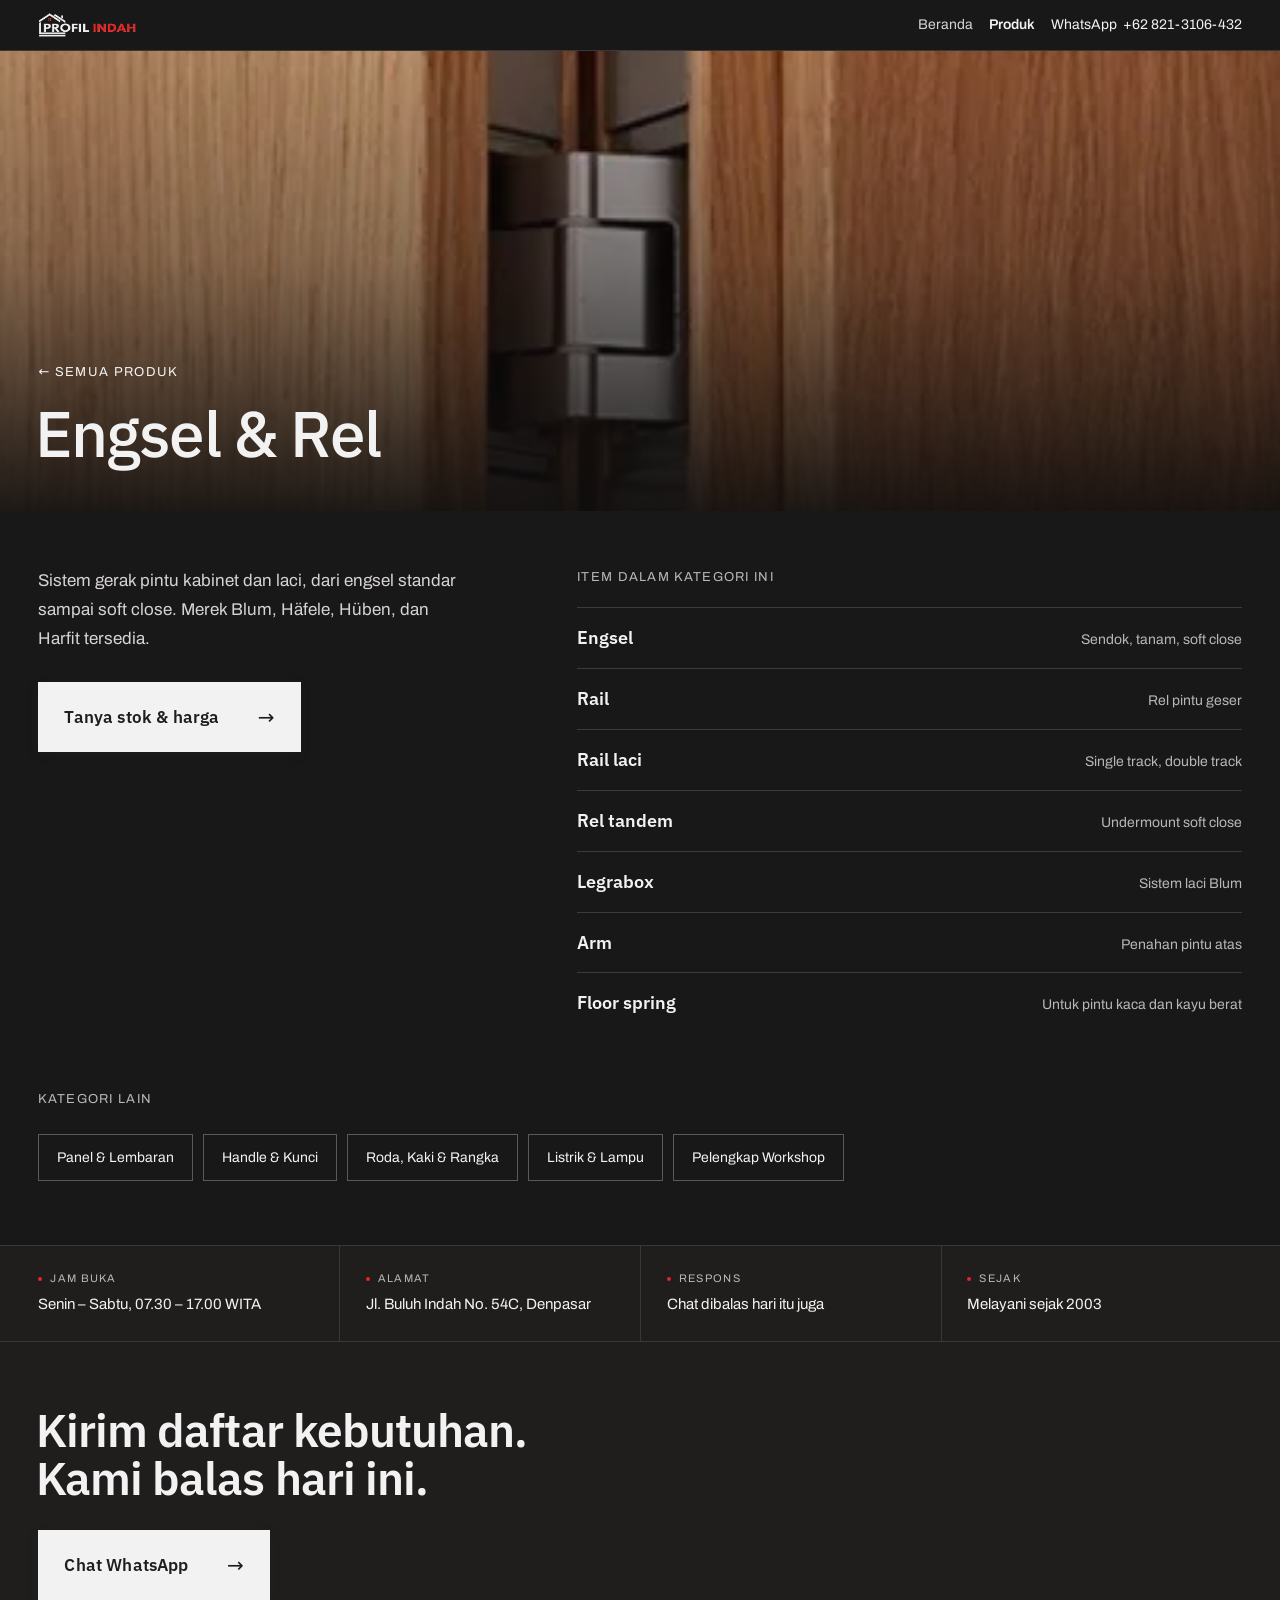
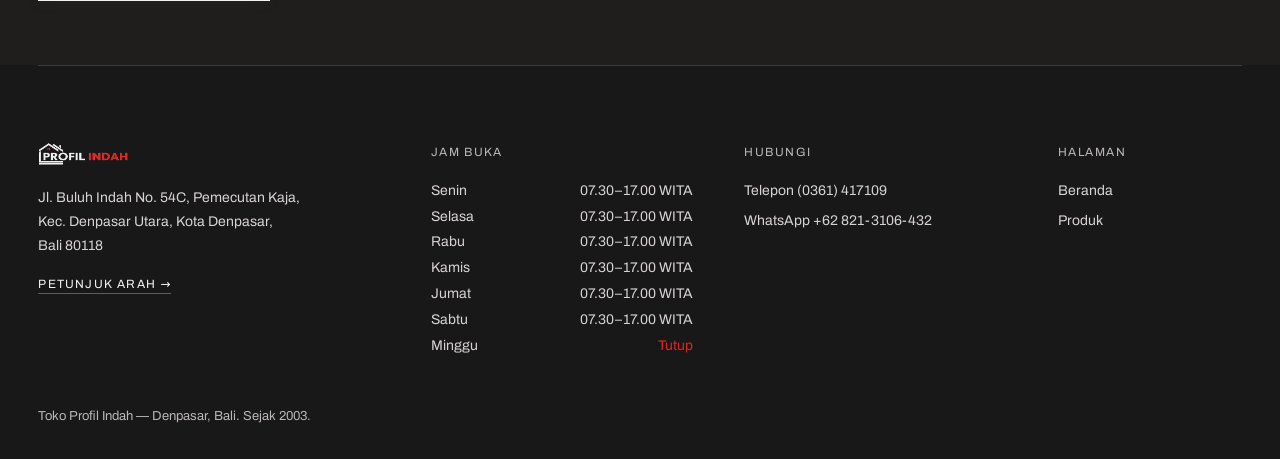
<file: kategori-engsel.html>
<!DOCTYPE html>
<html lang="id">
<head>
<meta charset="utf-8">
<meta name="viewport" content="width=device-width, initial-scale=1">
<title>Engsel &amp; Rel — Toko Profil Indah</title>
<meta name="description" content="Sistem gerak pintu kabinet dan laci, dari engsel standar sampai soft close. Merek Blum, Häfele, Hüben, dan Harfit tersedia. Toko Profil Indah, Denpasar.">
<link rel="canonical" href="https://profilindah.id/kategori-engsel">
<meta property="og:type" content="website">
<meta property="og:site_name" content="Toko Profil Indah">
<meta property="og:locale" content="id_ID">
<meta property="og:title" content="Engsel &amp; Rel — Toko Profil Indah">
<meta property="og:description" content="Sistem gerak pintu kabinet dan laci, dari engsel standar sampai soft close. Merek Blum, Häfele, Hüben, dan Harfit tersedia. Toko Profil Indah, Denpasar.">
<meta property="og:url" content="https://profilindah.id/kategori-engsel">
<meta property="og:image" content="https://profilindah.id/assets/og-profil-indah.jpg">
<meta property="og:image:width" content="1200">
<meta property="og:image:height" content="630">
<meta property="og:image:alt" content="Toko Profil Indah: Solusi Material Interior Lengkap &amp; Terpercaya">
<meta name="twitter:card" content="summary_large_image">
<link rel="preload" href="/fonts/ibm-plex-sans-latin-500-normal.woff2" as="font" type="font/woff2" crossorigin="">
<link rel="preload" href="/fonts/archivo-latin-400-normal.woff2" as="font" type="font/woff2" crossorigin="">
<style>
/* Modernist — design-system tokens and component classes. This file is the source of truth for the system's look; retune it here and see readme.md. */
/* Self-hosted (OFL-1.1, via @fontsource 5.3.0). Same subsets and unicode-range as Google Fonts,
   so glyph coverage and fallbacks are unchanged; replaces two render-blocking requests to Google. */
@font-face { font-family: 'IBM Plex Sans'; font-style: normal; font-display: swap; font-weight: 400; src: url(/fonts/ibm-plex-sans-latin-ext-400-normal.woff2) format('woff2'); unicode-range: U+0100-02BA,U+02BD-02C5,U+02C7-02CC,U+02CE-02D7,U+02DD-02FF,U+0304,U+0308,U+0329,U+1D00-1DBF,U+1E00-1E9F,U+1EF2-1EFF,U+2020,U+20A0-20AB,U+20AD-20C0,U+2113,U+2C60-2C7F,U+A720-A7FF; }
@font-face { font-family: 'IBM Plex Sans'; font-style: normal; font-display: swap; font-weight: 400; src: url(/fonts/ibm-plex-sans-latin-400-normal.woff2) format('woff2'); unicode-range: U+0000-00FF,U+0131,U+0152-0153,U+02BB-02BC,U+02C6,U+02DA,U+02DC,U+0304,U+0308,U+0329,U+2000-206F,U+20AC,U+2122,U+2191,U+2193,U+2212,U+2215,U+FEFF,U+FFFD; }
@font-face { font-family: 'IBM Plex Sans'; font-style: normal; font-display: swap; font-weight: 500; src: url(/fonts/ibm-plex-sans-latin-ext-500-normal.woff2) format('woff2'); unicode-range: U+0100-02BA,U+02BD-02C5,U+02C7-02CC,U+02CE-02D7,U+02DD-02FF,U+0304,U+0308,U+0329,U+1D00-1DBF,U+1E00-1E9F,U+1EF2-1EFF,U+2020,U+20A0-20AB,U+20AD-20C0,U+2113,U+2C60-2C7F,U+A720-A7FF; }
@font-face { font-family: 'IBM Plex Sans'; font-style: normal; font-display: swap; font-weight: 500; src: url(/fonts/ibm-plex-sans-latin-500-normal.woff2) format('woff2'); unicode-range: U+0000-00FF,U+0131,U+0152-0153,U+02BB-02BC,U+02C6,U+02DA,U+02DC,U+0304,U+0308,U+0329,U+2000-206F,U+20AC,U+2122,U+2191,U+2193,U+2212,U+2215,U+FEFF,U+FFFD; }
@font-face { font-family: 'IBM Plex Sans'; font-style: normal; font-display: swap; font-weight: 600; src: url(/fonts/ibm-plex-sans-latin-ext-600-normal.woff2) format('woff2'); unicode-range: U+0100-02BA,U+02BD-02C5,U+02C7-02CC,U+02CE-02D7,U+02DD-02FF,U+0304,U+0308,U+0329,U+1D00-1DBF,U+1E00-1E9F,U+1EF2-1EFF,U+2020,U+20A0-20AB,U+20AD-20C0,U+2113,U+2C60-2C7F,U+A720-A7FF; }
@font-face { font-family: 'IBM Plex Sans'; font-style: normal; font-display: swap; font-weight: 600; src: url(/fonts/ibm-plex-sans-latin-600-normal.woff2) format('woff2'); unicode-range: U+0000-00FF,U+0131,U+0152-0153,U+02BB-02BC,U+02C6,U+02DA,U+02DC,U+0304,U+0308,U+0329,U+2000-206F,U+20AC,U+2122,U+2191,U+2193,U+2212,U+2215,U+FEFF,U+FFFD; }
@font-face { font-family: 'Archivo'; font-style: normal; font-display: swap; font-weight: 400; src: url(/fonts/archivo-latin-ext-400-normal.woff2) format('woff2'); unicode-range: U+0100-02BA,U+02BD-02C5,U+02C7-02CC,U+02CE-02D7,U+02DD-02FF,U+0304,U+0308,U+0329,U+1D00-1DBF,U+1E00-1E9F,U+1EF2-1EFF,U+2020,U+20A0-20AB,U+20AD-20C0,U+2113,U+2C60-2C7F,U+A720-A7FF; }
@font-face { font-family: 'Archivo'; font-style: normal; font-display: swap; font-weight: 400; src: url(/fonts/archivo-latin-400-normal.woff2) format('woff2'); unicode-range: U+0000-00FF,U+0131,U+0152-0153,U+02BB-02BC,U+02C6,U+02DA,U+02DC,U+0304,U+0308,U+0329,U+2000-206F,U+20AC,U+2122,U+2191,U+2193,U+2212,U+2215,U+FEFF,U+FFFD; }
@font-face { font-family: 'Archivo'; font-style: normal; font-display: swap; font-weight: 600; src: url(/fonts/archivo-latin-ext-600-normal.woff2) format('woff2'); unicode-range: U+0100-02BA,U+02BD-02C5,U+02C7-02CC,U+02CE-02D7,U+02DD-02FF,U+0304,U+0308,U+0329,U+1D00-1DBF,U+1E00-1E9F,U+1EF2-1EFF,U+2020,U+20A0-20AB,U+20AD-20C0,U+2113,U+2C60-2C7F,U+A720-A7FF; }
@font-face { font-family: 'Archivo'; font-style: normal; font-display: swap; font-weight: 600; src: url(/fonts/archivo-latin-600-normal.woff2) format('woff2'); unicode-range: U+0000-00FF,U+0131,U+0152-0153,U+02BB-02BC,U+02C6,U+02DA,U+02DC,U+0304,U+0308,U+0329,U+2000-206F,U+20AC,U+2122,U+2191,U+2193,U+2212,U+2215,U+FEFF,U+FFFD; }
@font-face { font-family: 'Archivo'; font-style: normal; font-display: swap; font-weight: 800; src: url(/fonts/archivo-latin-ext-800-normal.woff2) format('woff2'); unicode-range: U+0100-02BA,U+02BD-02C5,U+02C7-02CC,U+02CE-02D7,U+02DD-02FF,U+0304,U+0308,U+0329,U+1D00-1DBF,U+1E00-1E9F,U+1EF2-1EFF,U+2020,U+20A0-20AB,U+20AD-20C0,U+2113,U+2C60-2C7F,U+A720-A7FF; }
@font-face { font-family: 'Archivo'; font-style: normal; font-display: swap; font-weight: 800; src: url(/fonts/archivo-latin-800-normal.woff2) format('woff2'); unicode-range: U+0000-00FF,U+0131,U+0152-0153,U+02BB-02BC,U+02C6,U+02DA,U+02DC,U+0304,U+0308,U+0329,U+2000-206F,U+20AC,U+2122,U+2191,U+2193,U+2212,U+2215,U+FEFF,U+FFFD; }

:root {
  --color-bg: #f3f2f2;
  --color-surface: #eae9e9;
  --color-text: #201e1d;
  --color-accent: #ec3013;
  --color-accent-2: #e15b47;
  --color-divider: color-mix(in srgb, #201e1d 40%, transparent);

  /* Tonal ramps — generated in OKLCH on one shared lightness scale, so the
     same step of any role matches the others in visual value. */
  --color-neutral-100: #f8f4f4;
  --color-neutral-200: #eae7e7;
  --color-neutral-300: #d7d3d3;
  --color-neutral-400: #bab6b6;
  --color-neutral-500: #9b9797;
  --color-neutral-600: #7d7979;
  --color-neutral-700: #605d5d;
  --color-neutral-800: #444141;
  --color-neutral-900: #2d2b2b;

  --color-accent-100: #fff2ef;
  --color-accent-200: #ffe0d9;
  --color-accent-300: #ffc4b8;
  --color-accent-400: #ff9783;
  --color-accent-500: #ff563c;
  --color-accent-600: #dd2b0f;
  --color-accent-700: #ae1800;
  --color-accent-800: #7c1405;
  --color-accent-900: #4d170e;

  --color-accent-2-100: #fff2ef;
  --color-accent-2-200: #ffe0da;
  --color-accent-2-300: #ffc4b9;
  --color-accent-2-400: #ff9784;
  --color-accent-2-500: #ef6853;
  --color-accent-2-600: #c94b39;
  --color-accent-2-700: #9e3526;
  --color-accent-2-800: #71261b;
  --color-accent-2-900: #471d16;

  --font-heading: "Archivo", system-ui, sans-serif;
  --font-heading-weight: 800;
  --font-body: "Archivo", system-ui, sans-serif;

  --space-1: 4.0px;
  --space-2: 8.0px;
  --space-3: 12.0px;
  --space-4: 16.0px;
  --space-6: 24.0px;
  --space-8: 32.0px;

  --radius-sm: 0px;
  --radius-md: 0px;
  --radius-lg: 0px;

  /* Elevation — derived from the ground: soft ink-tinted shadows on a
     light theme, a hairline edge + ambient darkness on a dark one. */
  --shadow-sm: 0 1px 2px color-mix(in srgb, #2d2b2b 14%, transparent);
  --shadow-md: 0 3px 10px color-mix(in srgb, #2d2b2b 16%, transparent);
  --shadow-lg: 0 12px 32px color-mix(in srgb, #2d2b2b 22%, transparent);
}

body {
  background: var(--color-bg);
  color: var(--color-text);
  font-family: var(--font-body);
}
h1, h2, h3, h4 { font-family: var(--font-heading); font-weight: var(--font-heading-weight); }

.grayscale{filter:grayscale(1) contrast(1.08)}

/* ══════════════════════════════════════════════════════════════════════════
   Components — built with the tokens above. Plain CSS
   on plain HTML: no JavaScript, no build step. Each class is documented in
   readme.md and demonstrated in foundations/ and components/.
   ══════════════════════════════════════════════════════════════════════ */

*, *::before, *::after { box-sizing: border-box; }
body { margin: 0; font-size: 15px; line-height: 1.55; font-weight: 400; }
h1, h2, h3, h4, h5, h6 {
  font-family: var(--font-heading); font-weight: var(--font-heading-weight);
  line-height: 1.12; letter-spacing: -0.015em; margin: 0 0 var(--space-2);
}
h1 { font-size: 42px; }
h2 { font-size: 32px; }
h3 { font-size: 25px; }
h4 { font-size: 20px; }
h5 { font-size: 16px; }
h6 { font-size: 13px; }
h6 { letter-spacing: 0.08em; text-transform: uppercase; }
p { margin: 0 0 var(--space-3); }
a { color: var(--color-accent); text-underline-offset: 3px; }
img { display: block; max-width: 100%; }
figure { margin: 0; }
figcaption {
  font-size: 11px; margin-top: var(--space-1);
  color: color-mix(in srgb, var(--color-text) 55%, transparent);
}
.text-muted { color: color-mix(in srgb, var(--color-text) 55%, transparent); }
:focus { outline: none; }
:focus-visible { outline: 2px solid var(--color-accent); outline-offset: 2px; }
::selection { background: color-mix(in srgb, var(--color-accent) 30%, transparent); }

/* — rules — */
.hr {
  height: 2px; border: 0; margin: var(--space-4) 0;
  background: var(--color-divider);
}

/* — buttons — */
.btn {
  display: inline-flex; align-items: center; justify-content: center; gap: 6px;
  cursor: pointer; text-decoration: none;
  font-family: var(--font-heading); font-weight: var(--font-heading-weight);
  font-size: 14px; line-height: 1.2; color: var(--color-text); /* matches the .input's 14px —
     the pair sits side by side in sign-up rows */
  background: transparent; border: 1px solid transparent;
  padding: var(--space-2) calc(var(--space-3) * 1.2);
  border-radius: var(--radius-md);
}
.btn svg { display: block; }
.btn:disabled { opacity: 0.45; cursor: not-allowed; }
.btn-primary { background: var(--color-accent); color: var(--color-bg); }
.btn-primary:hover { background: var(--color-accent-600); }
.btn-primary:active { background: var(--color-accent-700); }
.btn-secondary { border-color: var(--color-divider); }
.btn-secondary:hover { background: color-mix(in srgb, var(--color-text) 7%, transparent); }
.btn-secondary:active { background: color-mix(in srgb, var(--color-text) 14%, transparent); }
.btn-ghost { color: var(--color-accent); padding-inline: var(--space-1); }
.btn-ghost:hover { background: color-mix(in srgb, var(--color-accent) 10%, transparent); }
.btn-ghost:active { background: color-mix(in srgb, var(--color-accent) 18%, transparent); }
.btn-icon { width: 36px; height: 36px; padding: 0; }
.btn-block { width: 100%; margin-top: var(--space-2); justify-content: flex-start; text-align: left; }

/* — forms — */
.field > label {
  display: block; font-size: 12px; margin-bottom: 5px;
  color: color-mix(in srgb, var(--color-text) 70%, transparent);
}
.input {
  width: 100%; min-height: 36px; padding: 6px 10px; font: inherit;
  font-size: 14px; color: var(--color-text); caret-color: var(--color-accent);
  background: var(--color-surface);
  border: 1px solid var(--color-divider); border-radius: var(--radius-md);
}
.input:hover { border-color: color-mix(in srgb, var(--color-text) 45%, transparent); }
.input:focus-visible { border-color: var(--color-accent); outline-offset: 0; }
textarea.input { min-height: 90px; resize: vertical; }
.radio { display: inline-flex; align-items: center; gap: 8px; cursor: pointer; font-size: 14px; }
.radio input, .seg-opt input {
  position: absolute; opacity: 0; width: 0; height: 0; pointer-events: none;
}
.radio .dot {
  width: 16px; height: 16px; flex: none; border-radius: 50%;
  border: 1.5px solid var(--color-divider);
}
.radio:hover .dot { border-color: var(--color-accent); }
.radio input:checked + .dot {
  border-color: var(--color-accent); background: var(--color-accent);
  box-shadow: inset 0 0 0 4px var(--color-bg);
}
.radio input:focus-visible + .dot { outline: 2px solid var(--color-accent); outline-offset: 2px; }
.seg {
  display: inline-flex; overflow: hidden;
  border: 1px solid var(--color-divider); border-radius: var(--radius-md);
}
.seg-opt {
  display: inline-flex; align-items: center; gap: 6px;
  padding: 7px 12px; font-size: 13px; cursor: pointer;
}
.seg-opt + .seg-opt { border-left: 1px solid var(--color-divider); }
.seg-opt:has(input:checked) { background: var(--color-accent); color: var(--color-bg); }
.seg-opt:not(:has(input:checked)):hover { background: color-mix(in srgb, var(--color-text) 7%, transparent); }
.seg-opt:has(input:focus-visible) { outline: 2px solid var(--color-accent); outline-offset: -2px; }

/* — cards — */
.card {
  display: flex; flex-direction: column; gap: var(--space-2);
  padding: var(--space-3); border-radius: var(--radius-md); background: var(--color-surface);
}
.card-kicker { font-size: 10px; letter-spacing: 0.1em; text-transform: uppercase; color: var(--color-accent); }
.card-title {
  font-family: var(--font-heading); font-weight: var(--font-heading-weight);
  font-size: 17px; line-height: 1.2;
}
.card-body { margin: 0; font-size: 13px; opacity: 0.8; flex: 1; }
.card-meta {
  display: flex; align-items: center; gap: 6px; font-size: 11px;
  color: color-mix(in srgb, var(--color-text) 50%, transparent);
}
.elev-sm { box-shadow: var(--shadow-sm); }
.elev-md { box-shadow: var(--shadow-md); }
.elev-lg { box-shadow: var(--shadow-lg); }

/* — tags — */
.tag {
  display: inline-flex; align-items: center; font-size: 11px;
  letter-spacing: 0.02em; padding: 3px 10px;
  border-radius: calc(var(--radius-md) * 0.75);
}
.tag-accent { background: var(--color-accent-100); color: var(--color-accent-800); }
.tag-accent-2 { background: var(--color-accent-2-100); color: var(--color-accent-2-800); }
.tag-neutral { background: var(--color-neutral-100); color: var(--color-neutral-800); }
.tag-outline { border: 1px solid var(--color-accent); color: var(--color-accent); }

/* — navigation — */
.nav {
  display: flex; align-items: center; gap: var(--space-4);
  padding: var(--space-3) var(--space-4);
  border-bottom: 2px solid var(--color-divider);
}
.nav-brand {
  font-family: var(--font-heading); font-weight: var(--font-heading-weight);
  font-size: 18px; margin-right: auto;
}
.nav a { color: inherit; text-decoration: none; font-size: 14px; }
.nav a:hover, .nav a[aria-current='page'] { color: var(--color-accent); }

/* — tables — */
.table { width: 100%; border-collapse: collapse; font-size: 14px; }
.table th {
  text-align: left; font-size: 11px; letter-spacing: 0.08em; text-transform: uppercase;
  color: color-mix(in srgb, var(--color-text) 60%, transparent);
  padding: var(--space-2); border-bottom: 2px solid var(--color-divider);
}
.table td {
  padding: var(--space-2);
  border-bottom: 1px solid var(--color-divider);
}
.table tbody tr:hover { background: color-mix(in srgb, var(--color-text) 4%, transparent); }

/* — dialog — */
.dialog-backdrop {
  position: fixed; inset: 0; display: grid; place-items: center;
  padding: var(--space-4);
  background: color-mix(in srgb, var(--color-neutral-900) 50%, transparent);
}
.dialog {
  width: min(440px, 100%); display: flex; flex-direction: column; gap: var(--space-3);
  padding: var(--space-4); border-radius: var(--radius-lg);
  background: var(--color-surface); box-shadow: var(--shadow-lg);
}
.dialog-title {
  font-family: var(--font-heading); font-weight: var(--font-heading-weight);
  font-size: 20px;
}
.dialog-body { font-size: 14px; opacity: 0.85; }
.dialog-actions { display: flex; justify-content: flex-end; gap: var(--space-2); margin-top: var(--space-2); }
</style>
<link rel="icon" type="image/png" sizes="32x32" href="assets/pi-icon-32.png">
<link rel="icon" type="image/png" sizes="512x512" href="assets/pi-icon-512.png">
<link rel="apple-touch-icon" sizes="180x180" href="assets/pi-icon-180.png">
<style>
  :root { --color-accent: #e22422; --color-accent-500: #e22422; }
  body { margin: 0; text-wrap: pretty; }
  a { color: var(--color-accent-700); }
  a:hover { color: var(--color-accent); }
  .pi-wrap { max-width: 1240px; margin: 0 auto; padding: 0 clamp(20px, 5vw, 72px); }
  .pi-hero { height: min(52vh, 460px); }
  @media (max-width: 700px) { .pi-2col { grid-template-columns: 1fr !important; } }
  @media (max-width: 640px) { .nav a.pi-navlink { display: none; } }
  .pi-cta { transition: background 0.3s, border-color 0.3s, box-shadow 0.3s, transform 0.3s; }
  .pi-cta:hover { background: var(--color-text); border-color: var(--color-text); box-shadow: var(--shadow-lg); transform: translateY(-2px); }
  .pi-cta:active { box-shadow: var(--shadow-sm); transform: translateY(0); }
  .pi-cta-arrow { transition: transform 0.35s cubic-bezier(0.2, 0.7, 0.2, 1); }
  .pi-cta:hover .pi-cta-arrow, .pi-cta2:hover .pi-cta-arrow, .pi-ctaw:hover .pi-cta-arrow { transform: translateX(8px); }
  .pi-cta2 { transition: background 0.3s, color 0.3s, box-shadow 0.3s, transform 0.3s; }
  .pi-cta2:hover { background: var(--color-text); color: var(--color-bg); box-shadow: var(--shadow-md); transform: translateY(-2px); }
  .pi-cta2:active { box-shadow: none; transform: translateY(0); }
  .pi-ctaw { transition: background 0.3s, color 0.3s, transform 0.3s; }
  .pi-ctaw:hover { background: var(--color-bg); color: var(--color-text); transform: translateY(-2px); }
  .container-fluid { padding-right: max(clamp(20px, 3vw, 56px), calc((100% - 1440px) / 2)); padding-left: max(clamp(20px, 3vw, 56px), calc((100% - 1440px) / 2)); }
  :root { --font-heading: 'IBM Plex Sans', system-ui, sans-serif; }
  h1, h2, h3, h4, h5, h6 { font-family: var(--font-heading); }
  .pi-wrap { max-width: none !important; margin: 0 !important; padding-left: max(clamp(20px, 3vw, 56px), calc((100% - 1440px) / 2)) !important; padding-right: max(clamp(20px, 3vw, 56px), calc((100% - 1440px) / 2)) !important; }
  .nav a.pi-navlink:hover { color: var(--color-bg) !important; }
  .pi-lux { transition: background 0.3s, color 0.3s, border-color 0.3s, box-shadow 0.3s, transform 0.3s; }
  .pi-lux:hover { background: var(--color-accent); border-color: var(--color-accent); color: var(--color-bg); box-shadow: var(--shadow-lg); transform: translateY(-2px); }
  .pi-lux:active { box-shadow: var(--shadow-sm); transform: translateY(0); }
  .pi-lux:hover .pi-cta-arrow { transform: translateX(8px); }
  .pi-chip { transition: background 0.25s, color 0.25s, border-color 0.25s; }
  .pi-chip:hover { background: var(--color-bg); color: var(--color-text) !important; border-color: var(--color-bg); }
  body { background: color-mix(in oklch, var(--color-neutral-900) 72%, black); }
  /* Diambil dari CSS Home: strip & footer responsif (lihat build.py) */
  @media (max-width: 860px) { .pi-strip { grid-template-columns: repeat(2, minmax(0, 1fr)) !important; } .pi-strip > div { border-left: none !important; padding-left: 0 !important; } }
  @media (max-width: 900px) { .pi-foot { grid-template-columns: repeat(2, minmax(0, 1fr)) !important; } }
  @media (max-width: 520px) { .pi-foot { grid-template-columns: 1fr !important; } }
</style>
<style>
html, body { background: color-mix(in oklch, var(--color-neutral-900) 72%, black); }
@keyframes piPageIn { from { opacity: 0.01; } to { opacity: 1; } }
body > * { animation: piPageIn 0.7s cubic-bezier(0.25, 0.1, 0.25, 1) 0.05s both; }
body.pi-leaving > * { opacity: 0 !important; transition: opacity 0.38s cubic-bezier(0.4, 0, 0.2, 1); animation: none; }
@media (prefers-reduced-motion: reduce) { body > * { animation: none; } body.pi-leaving > * { transition: none; } }
</style>
<script src="js/site.js?v=c7ed2e5c" defer></script>
</head>
<body>
<div style="background: color-mix(in oklch, var(--color-neutral-900) 72%, black); color: var(--color-bg); min-height: 100vh;">

  <nav class="nav" style="position: sticky; top: 0; z-index: 20; background: color-mix(in oklch, var(--color-neutral-900) 72%, black); border-bottom: 1px solid color-mix(in srgb, var(--color-bg) 14%, transparent); padding-inline: max(clamp(20px, 3vw, 56px), calc((100% - 1440px) / 2));">
    <a class="nav-brand" href="/" style="display: flex; align-items: center; margin-right: auto;"><img src="assets/logo-wordmark-light.png" alt="Profil Indah" style="display: block; height: 26px; width: auto;"></a>
    <a class="pi-navlink" href="/" style="text-decoration: none; white-space: nowrap; color: var(--color-neutral-300);">Beranda</a>
    <a class="pi-navlink" href="produk" style="text-decoration: none; white-space: nowrap; color: var(--color-bg); font-weight: 600;">Produk</a>
    <a href="https://wa.me/628213106432" target="_blank" rel="noopener" style="text-decoration: none; white-space: nowrap; color: var(--color-bg);">WhatsApp &nbsp;+62 821-3106-432</a>
  </nav>

  <main>
  <section class="pi-hero" style="position: relative; overflow: hidden; background: color-mix(in oklch, var(--color-neutral-900) 72%, black);">
    <img src="assets/photo-hinge.webp" alt="Engsel tanam pada pintu kayu" style="position: absolute; inset: 0; width: 100%; height: 100%; object-fit: cover;">
    <div style="position: absolute; inset: 0; background: linear-gradient(0deg, color-mix(in srgb, #0e0d0d 92%, transparent) 0%, color-mix(in srgb, #0e0d0d 40%, transparent) 55%, color-mix(in srgb, #0e0d0d 20%, transparent) 100%);"></div>
    <div class="pi-wrap" style="position: relative; height: 100%; display: flex; flex-direction: column; justify-content: flex-end; padding-bottom: 44px;">
      <a href="produk" style="font-size: 13px; letter-spacing: 0.1em; text-transform: uppercase; color: var(--color-bg); text-decoration: none; margin: 0 0 18px;">← Semua produk</a>
      <h1 style="font-weight: 500; font-size: clamp(34px, 5vw, 64px); line-height: 1.05; letter-spacing: -0.025em; margin: 0; margin-left: -0.058em; color: var(--color-bg); max-width: 16ch;">Engsel &amp; Rel</h1>
    </div>
  </section>

  <div class="pi-wrap">
    <section class="pi-2col" style="display: grid; grid-template-columns: minmax(0, 5fr) minmax(0, 7fr); gap: 32px clamp(24px, 5vw, 80px); padding: 56px 0;">
      <div>
        <p style="font-size: 17px; line-height: 1.7; margin: 0 0 28px; color: var(--color-neutral-300);">Sistem gerak pintu kabinet dan laci, dari engsel standar sampai soft close. Merek Blum, Häfele, Hüben, dan Harfit tersedia.</p>
        <a class="pi-lux" href="https://wa.me/628213106432" target="_blank" rel="noopener" style="display: inline-flex; align-items: center; gap: clamp(24px, 3vw, 48px); padding: 20px 24px; text-decoration: none; background: var(--color-bg); color: var(--color-text); border: 2px solid var(--color-bg); box-shadow: var(--shadow-md);">
        <span style="font-family: var(--font-heading); font-weight: var(--font-heading-weight); font-size: 17px; letter-spacing: 0.01em; white-space: nowrap;">Tanya stok &amp; harga</span>
        <span class="pi-cta-arrow" style="font-family: var(--font-heading); font-size: 20px; line-height: 1;">&#8594;</span>
      </a>
      </div>
      <div>
        <span style="display: block; font-size: 13px; letter-spacing: 0.1em; text-transform: uppercase; color: var(--color-neutral-400); margin: 0 0 20px;">Item dalam kategori ini</span>
        <div style="border-top: 1px solid color-mix(in srgb, var(--color-bg) 16%, transparent); display: flex; justify-content: space-between; gap: 20px; align-items: baseline; padding: 16px 0;"><span style="font-family: var(--font-heading); font-weight: var(--font-heading-weight); font-size: 18px; color: var(--color-bg);">Engsel</span>
<span style="font-size: 14px; line-height: 1.5; text-align: right; color: var(--color-neutral-400);">Sendok, tanam, soft close</span></div>
        <div style="border-top: 1px solid color-mix(in srgb, var(--color-bg) 16%, transparent); display: flex; justify-content: space-between; gap: 20px; align-items: baseline; padding: 16px 0;"><span style="font-family: var(--font-heading); font-weight: var(--font-heading-weight); font-size: 18px; color: var(--color-bg);">Rail</span>
<span style="font-size: 14px; line-height: 1.5; text-align: right; color: var(--color-neutral-400);">Rel pintu geser</span></div>
        <div style="border-top: 1px solid color-mix(in srgb, var(--color-bg) 16%, transparent); display: flex; justify-content: space-between; gap: 20px; align-items: baseline; padding: 16px 0;"><span style="font-family: var(--font-heading); font-weight: var(--font-heading-weight); font-size: 18px; color: var(--color-bg);">Rail laci</span>
<span style="font-size: 14px; line-height: 1.5; text-align: right; color: var(--color-neutral-400);">Single track, double track</span></div>
        <div style="border-top: 1px solid color-mix(in srgb, var(--color-bg) 16%, transparent); display: flex; justify-content: space-between; gap: 20px; align-items: baseline; padding: 16px 0;"><span style="font-family: var(--font-heading); font-weight: var(--font-heading-weight); font-size: 18px; color: var(--color-bg);">Rel tandem</span>
<span style="font-size: 14px; line-height: 1.5; text-align: right; color: var(--color-neutral-400);">Undermount soft close</span></div>
        <div style="border-top: 1px solid color-mix(in srgb, var(--color-bg) 16%, transparent); display: flex; justify-content: space-between; gap: 20px; align-items: baseline; padding: 16px 0;"><span style="font-family: var(--font-heading); font-weight: var(--font-heading-weight); font-size: 18px; color: var(--color-bg);">Legrabox</span>
<span style="font-size: 14px; line-height: 1.5; text-align: right; color: var(--color-neutral-400);">Sistem laci Blum</span></div>
        <div style="border-top: 1px solid color-mix(in srgb, var(--color-bg) 16%, transparent); display: flex; justify-content: space-between; gap: 20px; align-items: baseline; padding: 16px 0;"><span style="font-family: var(--font-heading); font-weight: var(--font-heading-weight); font-size: 18px; color: var(--color-bg);">Arm</span>
<span style="font-size: 14px; line-height: 1.5; text-align: right; color: var(--color-neutral-400);">Penahan pintu atas</span></div>
        <div style="border-top: 1px solid color-mix(in srgb, var(--color-bg) 16%, transparent); display: flex; justify-content: space-between; gap: 20px; align-items: baseline; padding: 16px 0;"><span style="font-family: var(--font-heading); font-weight: var(--font-heading-weight); font-size: 18px; color: var(--color-bg);">Floor spring</span>
<span style="font-size: 14px; line-height: 1.5; text-align: right; color: var(--color-neutral-400);">Untuk pintu kaca dan kayu berat</span></div>
      </div>
    </section>
  </div>

  <div class="pi-wrap">
    <section style="padding: 0 0 64px;">
      <span style="display: block; font-size: 13px; letter-spacing: 0.1em; text-transform: uppercase; color: var(--color-neutral-400); margin: 0 0 24px;">Kategori lain</span>
      <div style="display: flex; flex-wrap: wrap; gap: 10px;"><a class="pi-chip" href="kategori-panel" style="display: inline-flex; align-items: center; padding: 12px 18px; font-size: 14px; text-decoration: none; color: var(--color-bg); border: 1px solid color-mix(in srgb, var(--color-bg) 30%, transparent);">Panel &amp; Lembaran</a>
<a class="pi-chip" href="kategori-handle" style="display: inline-flex; align-items: center; padding: 12px 18px; font-size: 14px; text-decoration: none; color: var(--color-bg); border: 1px solid color-mix(in srgb, var(--color-bg) 30%, transparent);">Handle &amp; Kunci</a>
<a class="pi-chip" href="kategori-roda" style="display: inline-flex; align-items: center; padding: 12px 18px; font-size: 14px; text-decoration: none; color: var(--color-bg); border: 1px solid color-mix(in srgb, var(--color-bg) 30%, transparent);">Roda, Kaki &amp; Rangka</a>
<a class="pi-chip" href="kategori-listrik" style="display: inline-flex; align-items: center; padding: 12px 18px; font-size: 14px; text-decoration: none; color: var(--color-bg); border: 1px solid color-mix(in srgb, var(--color-bg) 30%, transparent);">Listrik &amp; Lampu</a>
<a class="pi-chip" href="kategori-pelengkap" style="display: inline-flex; align-items: center; padding: 12px 18px; font-size: 14px; text-decoration: none; color: var(--color-bg); border: 1px solid color-mix(in srgb, var(--color-bg) 30%, transparent);">Pelengkap Workshop</a></div>
    </section>
  </div>

  <div style="background: var(--color-text); border-top: 1px solid color-mix(in srgb, var(--color-bg) 12%, transparent); border-bottom: 1px solid color-mix(in srgb, var(--color-bg) 12%, transparent);">
    <div class="pi-wrap">
      <div class="pi-strip" style="display: grid; grid-template-columns: repeat(4, minmax(0, 1fr));">
        <div style="padding: 24px clamp(16px, 2vw, 32px) 24px 0;">
          <span style="display: flex; align-items: center; gap: 8px; font-size: 11px; letter-spacing: 0.12em; text-transform: uppercase; color: var(--color-neutral-400); margin: 0 0 6px;"><span aria-hidden="true" style="width: 4px; height: 4px; border-radius: 50%; background: var(--color-accent);"></span>Jam buka</span>
          <span style="display: block; font-size: 15px; color: var(--color-bg);">Senin – Sabtu, 07.30 – 17.00 WITA</span>
        </div>
        <div style="padding: 24px clamp(16px, 2vw, 32px) 24px clamp(16px, 2vw, 32px); border-left: 1px solid color-mix(in srgb, var(--color-bg) 12%, transparent);">
          <span style="display: flex; align-items: center; gap: 8px; font-size: 11px; letter-spacing: 0.12em; text-transform: uppercase; color: var(--color-neutral-400); margin: 0 0 6px;"><span aria-hidden="true" style="width: 4px; height: 4px; border-radius: 50%; background: var(--color-accent);"></span>Alamat</span>
          <span style="display: block; font-size: 15px; color: var(--color-bg);">Jl. Buluh Indah No. 54C, Denpasar</span>
        </div>
        <div style="padding: 24px clamp(16px, 2vw, 32px) 24px clamp(16px, 2vw, 32px); border-left: 1px solid color-mix(in srgb, var(--color-bg) 12%, transparent);">
          <span style="display: flex; align-items: center; gap: 8px; font-size: 11px; letter-spacing: 0.12em; text-transform: uppercase; color: var(--color-neutral-400); margin: 0 0 6px;"><span aria-hidden="true" style="width: 4px; height: 4px; border-radius: 50%; background: var(--color-accent);"></span>Respons</span>
          <span style="display: block; font-size: 15px; color: var(--color-bg);">Chat dibalas hari itu juga</span>
        </div>
        <div style="padding: 24px 0 24px clamp(16px, 2vw, 32px); border-left: 1px solid color-mix(in srgb, var(--color-bg) 12%, transparent);">
          <span style="display: flex; align-items: center; gap: 8px; font-size: 11px; letter-spacing: 0.12em; text-transform: uppercase; color: var(--color-neutral-400); margin: 0 0 6px;"><span aria-hidden="true" style="width: 4px; height: 4px; border-radius: 50%; background: var(--color-accent);"></span>Sejak</span>
          <span style="display: block; font-size: 15px; color: var(--color-bg);">Melayani sejak 2003</span>
        </div>
      </div>
    </div>
  </div>
  <section style="background: var(--color-text); color: var(--color-bg); ">
    <div class="pi-wrap" style="padding-top: 64px; padding-bottom: 64px;">
      <h2 style="font-size: clamp(28px, 3.6vw, 48px); line-height: 1.05; letter-spacing: -0.02em; margin: 0 0 28px; margin-left: -0.058em; max-width: 18ch; color: var(--color-bg);">Kirim daftar kebutuhan. Kami balas hari ini.</h2>
      <a class="pi-lux" href="https://wa.me/628213106432" target="_blank" rel="noopener" style="display: inline-flex; align-items: center; gap: clamp(24px, 3vw, 48px); padding: 20px 24px; text-decoration: none; background: var(--color-bg); color: var(--color-text); border: 2px solid var(--color-bg); box-shadow: var(--shadow-md);">
        <span style="font-family: var(--font-heading); font-weight: var(--font-heading-weight); font-size: 17px; letter-spacing: 0.01em; white-space: nowrap;">Chat WhatsApp</span>
        <span class="pi-cta-arrow" style="font-family: var(--font-heading); font-size: 20px; line-height: 1;">&#8594;</span>
      </a>
    </div>
  </section>
  </main>

  <div class="pi-wrap">
    <footer style="padding: clamp(56px, 6vw, 80px) 0 32px; border-top: 1px solid color-mix(in srgb, var(--color-bg) 16%, transparent); font-size: 14px; line-height: 1.7; color: var(--color-neutral-300);">
      <div class="pi-foot" style="display: grid; grid-template-columns: minmax(0, 1.3fr) minmax(0, 1fr) minmax(0, 1fr) minmax(0, 0.7fr); gap: 40px clamp(24px, 4vw, 64px);">
        <div>
          <img loading="lazy" decoding="async" src="assets/logo-wordmark-light.png" alt="Profil Indah" style="display: block; height: 24px; width: auto; margin: 0 0 20px;">
          <p style="margin: 0 0 14px;">Jl. Buluh Indah No. 54C, Pemecutan Kaja,<br>Kec. Denpasar Utara, Kota Denpasar,<br>Bali 80118</p>
          <a href="https://maps.google.com/?q=Toko+Profil+Indah+Jl.+Buluh+Indah+No.54C+Denpasar" target="_blank" rel="noopener" style="font-size: 12px; letter-spacing: 0.1em; text-transform: uppercase; text-decoration: none; color: var(--color-bg); border-bottom: 1px solid var(--color-accent); padding-bottom: 2px;">Petunjuk arah &#8594;</a>
        </div>
        <div>
          <span style="display: block; font-size: 12px; letter-spacing: 0.12em; text-transform: uppercase; color: var(--color-neutral-400); margin: 0 0 16px;">Jam buka</span>
          <div style="display: grid; grid-template-columns: auto 1fr; gap: 2px 20px; max-width: 290px; white-space: nowrap;">
            <span>Senin</span>
            <span style="text-align: right;">07.30–17.00 WITA</span>
            <span>Selasa</span>
            <span style="text-align: right;">07.30–17.00 WITA</span>
            <span>Rabu</span>
            <span style="text-align: right;">07.30–17.00 WITA</span>
            <span>Kamis</span>
            <span style="text-align: right;">07.30–17.00 WITA</span>
            <span>Jumat</span>
            <span style="text-align: right;">07.30–17.00 WITA</span>
            <span>Sabtu</span>
            <span style="text-align: right;">07.30–17.00 WITA</span>
            <span>Minggu</span>
            <span style="text-align: right; color: var(--color-accent);">Tutup</span>
          </div>
        </div>
        <div>
          <span style="display: block; font-size: 12px; letter-spacing: 0.12em; text-transform: uppercase; color: var(--color-neutral-400); margin: 0 0 16px;">Hubungi</span>
          <p style="margin: 0 0 6px;"><a href="tel:+62361417109" style="text-decoration: none; color: var(--color-neutral-300);">Telepon (0361) 417109</a></p>
          <p style="margin: 0;"><a href="https://wa.me/628213106432" target="_blank" rel="noopener" style="text-decoration: none; color: var(--color-neutral-300);">WhatsApp +62 821-3106-432</a></p>
        </div>
        <div>
          <span style="display: block; font-size: 12px; letter-spacing: 0.12em; text-transform: uppercase; color: var(--color-neutral-400); margin: 0 0 16px;">Halaman</span>
          <div style="display: flex; flex-direction: column; gap: 6px;">
            <a href="/" style="text-decoration: none; color: var(--color-neutral-300);">Beranda</a>
            <a href="produk" style="text-decoration: none; color: var(--color-neutral-300);">Produk</a>
          </div>
        </div>
      </div>
      <p style="margin: 48px 0 0; font-size: 13px; color: var(--color-neutral-400);">Toko Profil Indah — Denpasar, Bali. Sejak 2003.</p>
    </footer>
  </div>

</div>
</body>
</html>
</file>
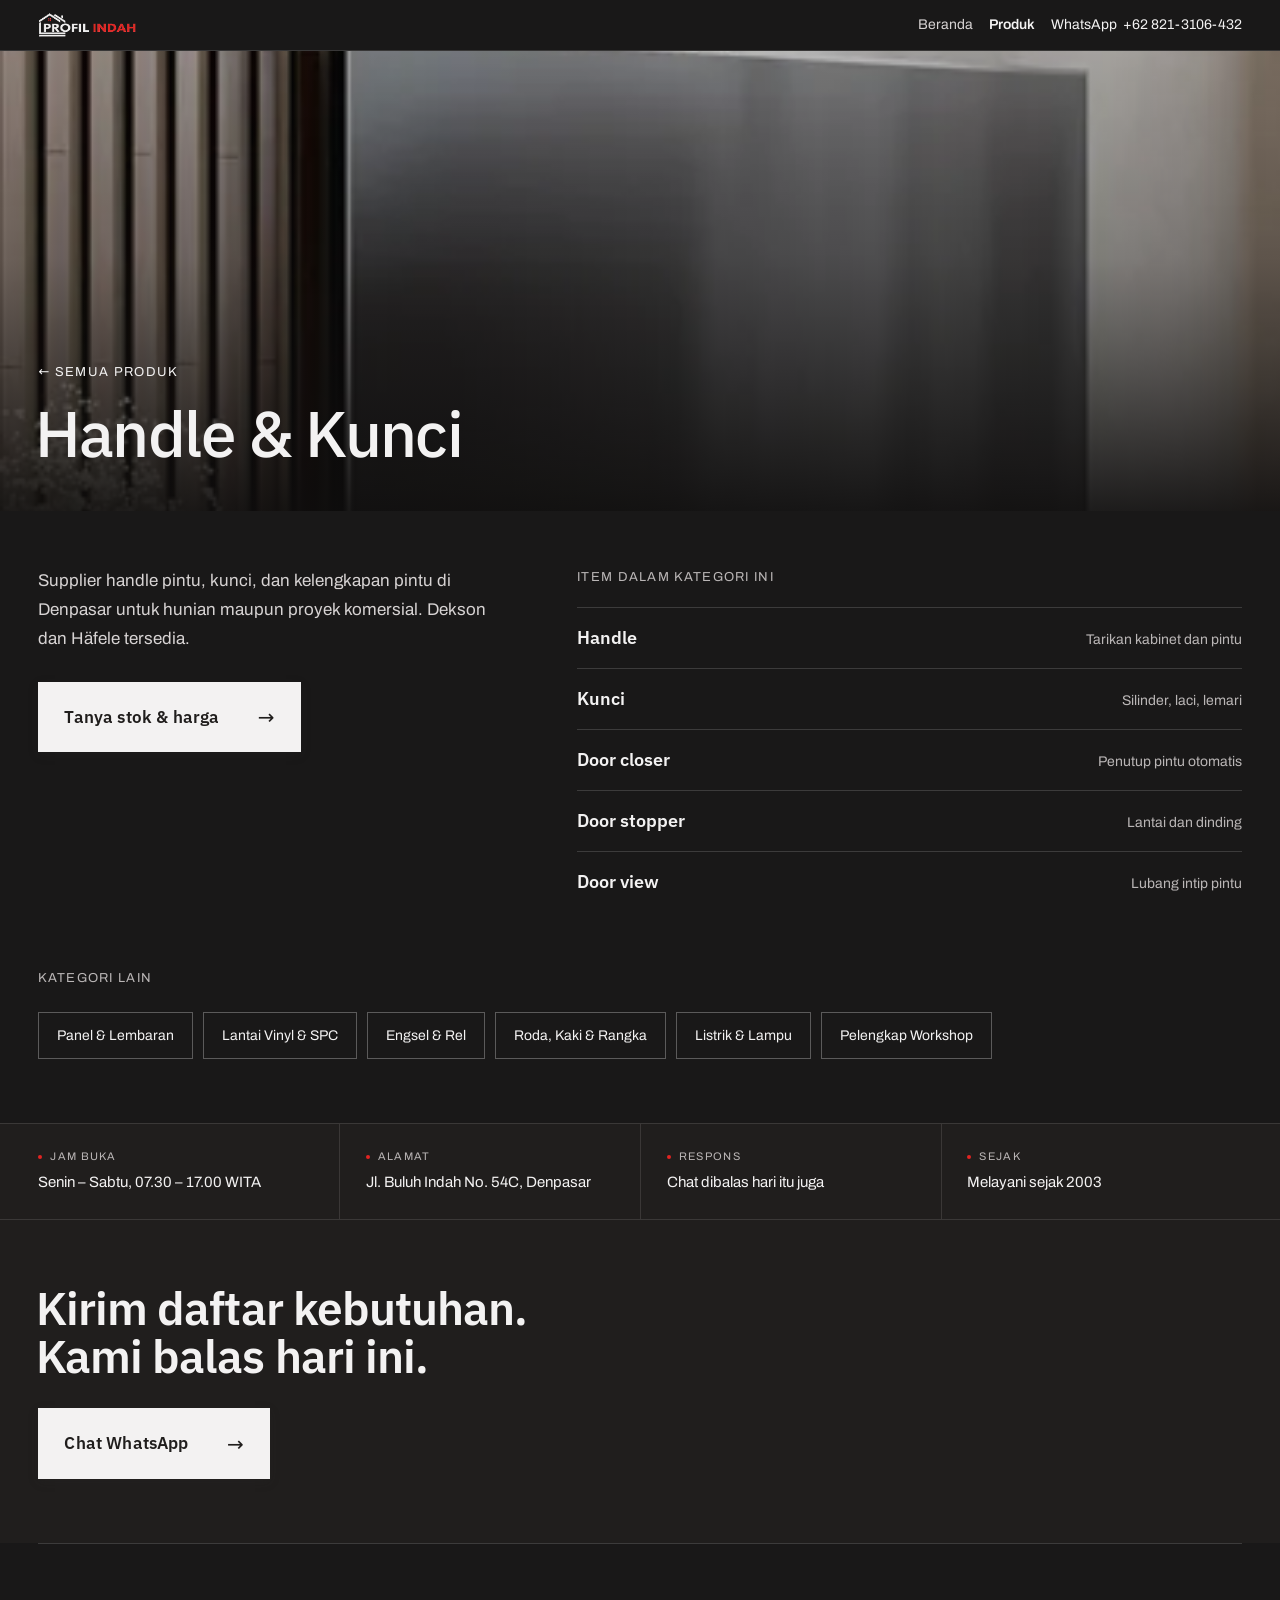
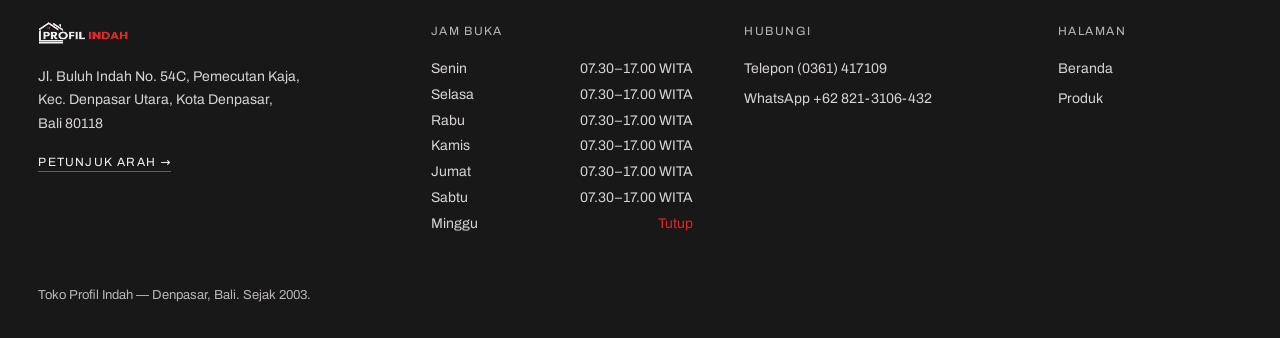
<file: kategori-handle.html>
<!DOCTYPE html>
<html lang="id">
<head>
<meta charset="utf-8">
<meta name="viewport" content="width=device-width, initial-scale=1">
<title>Handle &amp; Kunci Pintu di Denpasar — Profil Indah</title>
<meta name="description" content="Supplier handle pintu, kunci, dan kelengkapan pintu di Denpasar untuk hunian maupun proyek komersial. Dekson dan Häfele tersedia di Toko Profil Indah.">
<link rel="canonical" href="https://profilindah.id/kategori-handle">
<meta property="og:type" content="website">
<meta property="og:site_name" content="Toko Profil Indah">
<meta property="og:locale" content="id_ID">
<meta property="og:title" content="Handle &amp; Kunci Pintu di Denpasar — Profil Indah">
<meta property="og:description" content="Supplier handle pintu, kunci, dan kelengkapan pintu di Denpasar untuk hunian maupun proyek komersial. Dekson dan Häfele tersedia di Toko Profil Indah.">
<meta property="og:url" content="https://profilindah.id/kategori-handle">
<meta property="og:image" content="https://profilindah.id/assets/og-profil-indah.jpg">
<meta property="og:image:width" content="1200">
<meta property="og:image:height" content="630">
<meta property="og:image:alt" content="Toko Profil Indah: Solusi Material Interior Lengkap &amp; Terpercaya">
<meta name="twitter:card" content="summary_large_image">
<link rel="preload" href="/fonts/ibm-plex-sans-latin-500-normal.woff2" as="font" type="font/woff2" crossorigin="">
<link rel="preload" href="/fonts/archivo-latin-400-normal.woff2" as="font" type="font/woff2" crossorigin="">
<style>
/* Modernist — design-system tokens and component classes. This file is the source of truth for the system's look; retune it here and see readme.md. */
/* Self-hosted (OFL-1.1, via @fontsource 5.3.0). Same subsets and unicode-range as Google Fonts,
   so glyph coverage and fallbacks are unchanged; replaces two render-blocking requests to Google. */
@font-face { font-family: 'IBM Plex Sans'; font-style: normal; font-display: swap; font-weight: 400; src: url(/fonts/ibm-plex-sans-latin-ext-400-normal.woff2) format('woff2'); unicode-range: U+0100-02BA,U+02BD-02C5,U+02C7-02CC,U+02CE-02D7,U+02DD-02FF,U+0304,U+0308,U+0329,U+1D00-1DBF,U+1E00-1E9F,U+1EF2-1EFF,U+2020,U+20A0-20AB,U+20AD-20C0,U+2113,U+2C60-2C7F,U+A720-A7FF; }
@font-face { font-family: 'IBM Plex Sans'; font-style: normal; font-display: swap; font-weight: 400; src: url(/fonts/ibm-plex-sans-latin-400-normal.woff2) format('woff2'); unicode-range: U+0000-00FF,U+0131,U+0152-0153,U+02BB-02BC,U+02C6,U+02DA,U+02DC,U+0304,U+0308,U+0329,U+2000-206F,U+20AC,U+2122,U+2191,U+2193,U+2212,U+2215,U+FEFF,U+FFFD; }
@font-face { font-family: 'IBM Plex Sans'; font-style: normal; font-display: swap; font-weight: 500; src: url(/fonts/ibm-plex-sans-latin-ext-500-normal.woff2) format('woff2'); unicode-range: U+0100-02BA,U+02BD-02C5,U+02C7-02CC,U+02CE-02D7,U+02DD-02FF,U+0304,U+0308,U+0329,U+1D00-1DBF,U+1E00-1E9F,U+1EF2-1EFF,U+2020,U+20A0-20AB,U+20AD-20C0,U+2113,U+2C60-2C7F,U+A720-A7FF; }
@font-face { font-family: 'IBM Plex Sans'; font-style: normal; font-display: swap; font-weight: 500; src: url(/fonts/ibm-plex-sans-latin-500-normal.woff2) format('woff2'); unicode-range: U+0000-00FF,U+0131,U+0152-0153,U+02BB-02BC,U+02C6,U+02DA,U+02DC,U+0304,U+0308,U+0329,U+2000-206F,U+20AC,U+2122,U+2191,U+2193,U+2212,U+2215,U+FEFF,U+FFFD; }
@font-face { font-family: 'IBM Plex Sans'; font-style: normal; font-display: swap; font-weight: 600; src: url(/fonts/ibm-plex-sans-latin-ext-600-normal.woff2) format('woff2'); unicode-range: U+0100-02BA,U+02BD-02C5,U+02C7-02CC,U+02CE-02D7,U+02DD-02FF,U+0304,U+0308,U+0329,U+1D00-1DBF,U+1E00-1E9F,U+1EF2-1EFF,U+2020,U+20A0-20AB,U+20AD-20C0,U+2113,U+2C60-2C7F,U+A720-A7FF; }
@font-face { font-family: 'IBM Plex Sans'; font-style: normal; font-display: swap; font-weight: 600; src: url(/fonts/ibm-plex-sans-latin-600-normal.woff2) format('woff2'); unicode-range: U+0000-00FF,U+0131,U+0152-0153,U+02BB-02BC,U+02C6,U+02DA,U+02DC,U+0304,U+0308,U+0329,U+2000-206F,U+20AC,U+2122,U+2191,U+2193,U+2212,U+2215,U+FEFF,U+FFFD; }
@font-face { font-family: 'Archivo'; font-style: normal; font-display: swap; font-weight: 400; src: url(/fonts/archivo-latin-ext-400-normal.woff2) format('woff2'); unicode-range: U+0100-02BA,U+02BD-02C5,U+02C7-02CC,U+02CE-02D7,U+02DD-02FF,U+0304,U+0308,U+0329,U+1D00-1DBF,U+1E00-1E9F,U+1EF2-1EFF,U+2020,U+20A0-20AB,U+20AD-20C0,U+2113,U+2C60-2C7F,U+A720-A7FF; }
@font-face { font-family: 'Archivo'; font-style: normal; font-display: swap; font-weight: 400; src: url(/fonts/archivo-latin-400-normal.woff2) format('woff2'); unicode-range: U+0000-00FF,U+0131,U+0152-0153,U+02BB-02BC,U+02C6,U+02DA,U+02DC,U+0304,U+0308,U+0329,U+2000-206F,U+20AC,U+2122,U+2191,U+2193,U+2212,U+2215,U+FEFF,U+FFFD; }
@font-face { font-family: 'Archivo'; font-style: normal; font-display: swap; font-weight: 600; src: url(/fonts/archivo-latin-ext-600-normal.woff2) format('woff2'); unicode-range: U+0100-02BA,U+02BD-02C5,U+02C7-02CC,U+02CE-02D7,U+02DD-02FF,U+0304,U+0308,U+0329,U+1D00-1DBF,U+1E00-1E9F,U+1EF2-1EFF,U+2020,U+20A0-20AB,U+20AD-20C0,U+2113,U+2C60-2C7F,U+A720-A7FF; }
@font-face { font-family: 'Archivo'; font-style: normal; font-display: swap; font-weight: 600; src: url(/fonts/archivo-latin-600-normal.woff2) format('woff2'); unicode-range: U+0000-00FF,U+0131,U+0152-0153,U+02BB-02BC,U+02C6,U+02DA,U+02DC,U+0304,U+0308,U+0329,U+2000-206F,U+20AC,U+2122,U+2191,U+2193,U+2212,U+2215,U+FEFF,U+FFFD; }
@font-face { font-family: 'Archivo'; font-style: normal; font-display: swap; font-weight: 800; src: url(/fonts/archivo-latin-ext-800-normal.woff2) format('woff2'); unicode-range: U+0100-02BA,U+02BD-02C5,U+02C7-02CC,U+02CE-02D7,U+02DD-02FF,U+0304,U+0308,U+0329,U+1D00-1DBF,U+1E00-1E9F,U+1EF2-1EFF,U+2020,U+20A0-20AB,U+20AD-20C0,U+2113,U+2C60-2C7F,U+A720-A7FF; }
@font-face { font-family: 'Archivo'; font-style: normal; font-display: swap; font-weight: 800; src: url(/fonts/archivo-latin-800-normal.woff2) format('woff2'); unicode-range: U+0000-00FF,U+0131,U+0152-0153,U+02BB-02BC,U+02C6,U+02DA,U+02DC,U+0304,U+0308,U+0329,U+2000-206F,U+20AC,U+2122,U+2191,U+2193,U+2212,U+2215,U+FEFF,U+FFFD; }

:root {
  --color-bg: #f3f2f2;
  --color-surface: #eae9e9;
  --color-text: #201e1d;
  --color-accent: #ec3013;
  --color-accent-2: #e15b47;
  --color-divider: color-mix(in srgb, #201e1d 40%, transparent);

  /* Tonal ramps — generated in OKLCH on one shared lightness scale, so the
     same step of any role matches the others in visual value. */
  --color-neutral-100: #f8f4f4;
  --color-neutral-200: #eae7e7;
  --color-neutral-300: #d7d3d3;
  --color-neutral-400: #bab6b6;
  --color-neutral-500: #9b9797;
  --color-neutral-600: #7d7979;
  --color-neutral-700: #605d5d;
  --color-neutral-800: #444141;
  --color-neutral-900: #2d2b2b;

  --color-accent-100: #fff2ef;
  --color-accent-200: #ffe0d9;
  --color-accent-300: #ffc4b8;
  --color-accent-400: #ff9783;
  --color-accent-500: #ff563c;
  --color-accent-600: #dd2b0f;
  --color-accent-700: #ae1800;
  --color-accent-800: #7c1405;
  --color-accent-900: #4d170e;

  --color-accent-2-100: #fff2ef;
  --color-accent-2-200: #ffe0da;
  --color-accent-2-300: #ffc4b9;
  --color-accent-2-400: #ff9784;
  --color-accent-2-500: #ef6853;
  --color-accent-2-600: #c94b39;
  --color-accent-2-700: #9e3526;
  --color-accent-2-800: #71261b;
  --color-accent-2-900: #471d16;

  --font-heading: "Archivo", system-ui, sans-serif;
  --font-heading-weight: 800;
  --font-body: "Archivo", system-ui, sans-serif;

  --space-1: 4.0px;
  --space-2: 8.0px;
  --space-3: 12.0px;
  --space-4: 16.0px;
  --space-6: 24.0px;
  --space-8: 32.0px;

  --radius-sm: 0px;
  --radius-md: 0px;
  --radius-lg: 0px;

  /* Elevation — derived from the ground: soft ink-tinted shadows on a
     light theme, a hairline edge + ambient darkness on a dark one. */
  --shadow-sm: 0 1px 2px color-mix(in srgb, #2d2b2b 14%, transparent);
  --shadow-md: 0 3px 10px color-mix(in srgb, #2d2b2b 16%, transparent);
  --shadow-lg: 0 12px 32px color-mix(in srgb, #2d2b2b 22%, transparent);
}

body {
  background: var(--color-bg);
  color: var(--color-text);
  font-family: var(--font-body);
}
h1, h2, h3, h4 { font-family: var(--font-heading); font-weight: var(--font-heading-weight); }

.grayscale{filter:grayscale(1) contrast(1.08)}

/* ══════════════════════════════════════════════════════════════════════════
   Components — built with the tokens above. Plain CSS
   on plain HTML: no JavaScript, no build step. Each class is documented in
   readme.md and demonstrated in foundations/ and components/.
   ══════════════════════════════════════════════════════════════════════ */

*, *::before, *::after { box-sizing: border-box; }
body { margin: 0; font-size: 15px; line-height: 1.55; font-weight: 400; }
h1, h2, h3, h4, h5, h6 {
  font-family: var(--font-heading); font-weight: var(--font-heading-weight);
  line-height: 1.12; letter-spacing: -0.015em; margin: 0 0 var(--space-2);
}
h1 { font-size: 42px; }
h2 { font-size: 32px; }
h3 { font-size: 25px; }
h4 { font-size: 20px; }
h5 { font-size: 16px; }
h6 { font-size: 13px; }
h6 { letter-spacing: 0.08em; text-transform: uppercase; }
p { margin: 0 0 var(--space-3); }
a { color: var(--color-accent); text-underline-offset: 3px; }
img { display: block; max-width: 100%; }
figure { margin: 0; }
figcaption {
  font-size: 11px; margin-top: var(--space-1);
  color: color-mix(in srgb, var(--color-text) 55%, transparent);
}
.text-muted { color: color-mix(in srgb, var(--color-text) 55%, transparent); }
:focus { outline: none; }
:focus-visible { outline: 2px solid var(--color-accent); outline-offset: 2px; }
::selection { background: color-mix(in srgb, var(--color-accent) 30%, transparent); }

/* — rules — */
.hr {
  height: 2px; border: 0; margin: var(--space-4) 0;
  background: var(--color-divider);
}

/* — buttons — */
.btn {
  display: inline-flex; align-items: center; justify-content: center; gap: 6px;
  cursor: pointer; text-decoration: none;
  font-family: var(--font-heading); font-weight: var(--font-heading-weight);
  font-size: 14px; line-height: 1.2; color: var(--color-text); /* matches the .input's 14px —
     the pair sits side by side in sign-up rows */
  background: transparent; border: 1px solid transparent;
  padding: var(--space-2) calc(var(--space-3) * 1.2);
  border-radius: var(--radius-md);
}
.btn svg { display: block; }
.btn:disabled { opacity: 0.45; cursor: not-allowed; }
.btn-primary { background: var(--color-accent); color: var(--color-bg); }
.btn-primary:hover { background: var(--color-accent-600); }
.btn-primary:active { background: var(--color-accent-700); }
.btn-secondary { border-color: var(--color-divider); }
.btn-secondary:hover { background: color-mix(in srgb, var(--color-text) 7%, transparent); }
.btn-secondary:active { background: color-mix(in srgb, var(--color-text) 14%, transparent); }
.btn-ghost { color: var(--color-accent); padding-inline: var(--space-1); }
.btn-ghost:hover { background: color-mix(in srgb, var(--color-accent) 10%, transparent); }
.btn-ghost:active { background: color-mix(in srgb, var(--color-accent) 18%, transparent); }
.btn-icon { width: 36px; height: 36px; padding: 0; }
.btn-block { width: 100%; margin-top: var(--space-2); justify-content: flex-start; text-align: left; }

/* — forms — */
.field > label {
  display: block; font-size: 12px; margin-bottom: 5px;
  color: color-mix(in srgb, var(--color-text) 70%, transparent);
}
.input {
  width: 100%; min-height: 36px; padding: 6px 10px; font: inherit;
  font-size: 14px; color: var(--color-text); caret-color: var(--color-accent);
  background: var(--color-surface);
  border: 1px solid var(--color-divider); border-radius: var(--radius-md);
}
.input:hover { border-color: color-mix(in srgb, var(--color-text) 45%, transparent); }
.input:focus-visible { border-color: var(--color-accent); outline-offset: 0; }
textarea.input { min-height: 90px; resize: vertical; }
.radio { display: inline-flex; align-items: center; gap: 8px; cursor: pointer; font-size: 14px; }
.radio input, .seg-opt input {
  position: absolute; opacity: 0; width: 0; height: 0; pointer-events: none;
}
.radio .dot {
  width: 16px; height: 16px; flex: none; border-radius: 50%;
  border: 1.5px solid var(--color-divider);
}
.radio:hover .dot { border-color: var(--color-accent); }
.radio input:checked + .dot {
  border-color: var(--color-accent); background: var(--color-accent);
  box-shadow: inset 0 0 0 4px var(--color-bg);
}
.radio input:focus-visible + .dot { outline: 2px solid var(--color-accent); outline-offset: 2px; }
.seg {
  display: inline-flex; overflow: hidden;
  border: 1px solid var(--color-divider); border-radius: var(--radius-md);
}
.seg-opt {
  display: inline-flex; align-items: center; gap: 6px;
  padding: 7px 12px; font-size: 13px; cursor: pointer;
}
.seg-opt + .seg-opt { border-left: 1px solid var(--color-divider); }
.seg-opt:has(input:checked) { background: var(--color-accent); color: var(--color-bg); }
.seg-opt:not(:has(input:checked)):hover { background: color-mix(in srgb, var(--color-text) 7%, transparent); }
.seg-opt:has(input:focus-visible) { outline: 2px solid var(--color-accent); outline-offset: -2px; }

/* — cards — */
.card {
  display: flex; flex-direction: column; gap: var(--space-2);
  padding: var(--space-3); border-radius: var(--radius-md); background: var(--color-surface);
}
.card-kicker { font-size: 10px; letter-spacing: 0.1em; text-transform: uppercase; color: var(--color-accent); }
.card-title {
  font-family: var(--font-heading); font-weight: var(--font-heading-weight);
  font-size: 17px; line-height: 1.2;
}
.card-body { margin: 0; font-size: 13px; opacity: 0.8; flex: 1; }
.card-meta {
  display: flex; align-items: center; gap: 6px; font-size: 11px;
  color: color-mix(in srgb, var(--color-text) 50%, transparent);
}
.elev-sm { box-shadow: var(--shadow-sm); }
.elev-md { box-shadow: var(--shadow-md); }
.elev-lg { box-shadow: var(--shadow-lg); }

/* — tags — */
.tag {
  display: inline-flex; align-items: center; font-size: 11px;
  letter-spacing: 0.02em; padding: 3px 10px;
  border-radius: calc(var(--radius-md) * 0.75);
}
.tag-accent { background: var(--color-accent-100); color: var(--color-accent-800); }
.tag-accent-2 { background: var(--color-accent-2-100); color: var(--color-accent-2-800); }
.tag-neutral { background: var(--color-neutral-100); color: var(--color-neutral-800); }
.tag-outline { border: 1px solid var(--color-accent); color: var(--color-accent); }

/* — navigation — */
.nav {
  display: flex; align-items: center; gap: var(--space-4);
  padding: var(--space-3) var(--space-4);
  border-bottom: 2px solid var(--color-divider);
}
.nav-brand {
  font-family: var(--font-heading); font-weight: var(--font-heading-weight);
  font-size: 18px; margin-right: auto;
}
.nav a { color: inherit; text-decoration: none; font-size: 14px; }
.nav a:hover, .nav a[aria-current='page'] { color: var(--color-accent); }

/* — tables — */
.table { width: 100%; border-collapse: collapse; font-size: 14px; }
.table th {
  text-align: left; font-size: 11px; letter-spacing: 0.08em; text-transform: uppercase;
  color: color-mix(in srgb, var(--color-text) 60%, transparent);
  padding: var(--space-2); border-bottom: 2px solid var(--color-divider);
}
.table td {
  padding: var(--space-2);
  border-bottom: 1px solid var(--color-divider);
}
.table tbody tr:hover { background: color-mix(in srgb, var(--color-text) 4%, transparent); }

/* — dialog — */
.dialog-backdrop {
  position: fixed; inset: 0; display: grid; place-items: center;
  padding: var(--space-4);
  background: color-mix(in srgb, var(--color-neutral-900) 50%, transparent);
}
.dialog {
  width: min(440px, 100%); display: flex; flex-direction: column; gap: var(--space-3);
  padding: var(--space-4); border-radius: var(--radius-lg);
  background: var(--color-surface); box-shadow: var(--shadow-lg);
}
.dialog-title {
  font-family: var(--font-heading); font-weight: var(--font-heading-weight);
  font-size: 20px;
}
.dialog-body { font-size: 14px; opacity: 0.85; }
.dialog-actions { display: flex; justify-content: flex-end; gap: var(--space-2); margin-top: var(--space-2); }
</style>
<link rel="icon" type="image/png" sizes="32x32" href="assets/pi-icon-32.png">
<link rel="icon" type="image/png" sizes="512x512" href="assets/pi-icon-512.png">
<link rel="apple-touch-icon" sizes="180x180" href="assets/pi-icon-180.png">
<style>
  :root { --color-accent: #e22422; --color-accent-500: #e22422; }
  body { margin: 0; text-wrap: pretty; }
  a { color: var(--color-accent-700); }
  a:hover { color: var(--color-accent); }
  .pi-wrap { max-width: 1240px; margin: 0 auto; padding: 0 clamp(20px, 5vw, 72px); }
  .pi-hero { height: min(52vh, 460px); }
  @media (max-width: 700px) { .pi-2col { grid-template-columns: 1fr !important; } }
  @media (max-width: 640px) { .nav a.pi-navlink { display: none; } }
  .pi-cta { transition: background 0.3s, border-color 0.3s, box-shadow 0.3s, transform 0.3s; }
  .pi-cta:hover { background: var(--color-text); border-color: var(--color-text); box-shadow: var(--shadow-lg); transform: translateY(-2px); }
  .pi-cta:active { box-shadow: var(--shadow-sm); transform: translateY(0); }
  .pi-cta-arrow { transition: transform 0.35s cubic-bezier(0.2, 0.7, 0.2, 1); }
  .pi-cta:hover .pi-cta-arrow, .pi-cta2:hover .pi-cta-arrow, .pi-ctaw:hover .pi-cta-arrow { transform: translateX(8px); }
  .pi-cta2 { transition: background 0.3s, color 0.3s, box-shadow 0.3s, transform 0.3s; }
  .pi-cta2:hover { background: var(--color-text); color: var(--color-bg); box-shadow: var(--shadow-md); transform: translateY(-2px); }
  .pi-cta2:active { box-shadow: none; transform: translateY(0); }
  .pi-ctaw { transition: background 0.3s, color 0.3s, transform 0.3s; }
  .pi-ctaw:hover { background: var(--color-bg); color: var(--color-text); transform: translateY(-2px); }
  .container-fluid { padding-right: max(clamp(20px, 3vw, 56px), calc((100% - 1440px) / 2)); padding-left: max(clamp(20px, 3vw, 56px), calc((100% - 1440px) / 2)); }
  :root { --font-heading: 'IBM Plex Sans', system-ui, sans-serif; }
  h1, h2, h3, h4, h5, h6 { font-family: var(--font-heading); }
  .pi-wrap { max-width: none !important; margin: 0 !important; padding-left: max(clamp(20px, 3vw, 56px), calc((100% - 1440px) / 2)) !important; padding-right: max(clamp(20px, 3vw, 56px), calc((100% - 1440px) / 2)) !important; }
  .nav a.pi-navlink:hover { color: var(--color-bg) !important; }
  .pi-lux { transition: background 0.3s, color 0.3s, border-color 0.3s, box-shadow 0.3s, transform 0.3s; }
  .pi-lux:hover { background: var(--color-accent); border-color: var(--color-accent); color: var(--color-bg); box-shadow: var(--shadow-lg); transform: translateY(-2px); }
  .pi-lux:active { box-shadow: var(--shadow-sm); transform: translateY(0); }
  .pi-lux:hover .pi-cta-arrow { transform: translateX(8px); }
  .pi-chip { transition: background 0.25s, color 0.25s, border-color 0.25s; }
  .pi-chip:hover { background: var(--color-bg); color: var(--color-text) !important; border-color: var(--color-bg); }
  body { background: color-mix(in oklch, var(--color-neutral-900) 72%, black); }
  /* Diambil dari CSS Home: strip & footer responsif (lihat build.py) */
  @media (max-width: 860px) { .pi-strip { grid-template-columns: repeat(2, minmax(0, 1fr)) !important; } .pi-strip > div { border-left: none !important; padding-left: 0 !important; } }
  @media (max-width: 900px) { .pi-foot { grid-template-columns: repeat(2, minmax(0, 1fr)) !important; } }
  @media (max-width: 520px) { .pi-foot { grid-template-columns: 1fr !important; } }
</style>
<style>
html, body { background: color-mix(in oklch, var(--color-neutral-900) 72%, black); }
@keyframes piPageIn { from { opacity: 0.01; } to { opacity: 1; } }
body > * { animation: piPageIn 0.7s cubic-bezier(0.25, 0.1, 0.25, 1) 0.05s both; }
body.pi-leaving > * { opacity: 0 !important; transition: opacity 0.38s cubic-bezier(0.4, 0, 0.2, 1); animation: none; }
@media (prefers-reduced-motion: reduce) { body > * { animation: none; } body.pi-leaving > * { transition: none; } }
</style>
<script src="js/site.js?v=c7ed2e5c" defer></script>
</head>
<body>
<div style="background: color-mix(in oklch, var(--color-neutral-900) 72%, black); color: var(--color-bg); min-height: 100vh;">

  <nav class="nav" style="position: sticky; top: 0; z-index: 20; background: color-mix(in oklch, var(--color-neutral-900) 72%, black); border-bottom: 1px solid color-mix(in srgb, var(--color-bg) 14%, transparent); padding-inline: max(clamp(20px, 3vw, 56px), calc((100% - 1440px) / 2));">
    <a class="nav-brand" href="/" style="display: flex; align-items: center; margin-right: auto;"><img src="assets/logo-wordmark-light.png" alt="Profil Indah" style="display: block; height: 26px; width: auto;"></a>
    <a class="pi-navlink" href="/" style="text-decoration: none; white-space: nowrap; color: var(--color-neutral-300);">Beranda</a>
    <a class="pi-navlink" href="produk" style="text-decoration: none; white-space: nowrap; color: var(--color-bg); font-weight: 600;">Produk</a>
    <a href="https://wa.me/628213106432" target="_blank" rel="noopener" style="text-decoration: none; white-space: nowrap; color: var(--color-bg);">WhatsApp &nbsp;+62 821-3106-432</a>
  </nav>

  <main>
  <section class="pi-hero" style="position: relative; overflow: hidden; background: color-mix(in oklch, var(--color-neutral-900) 72%, black);">
    <img src="assets/photo-slat-wall.webp" alt="Kabinet dan dinding lamela" style="position: absolute; inset: 0; width: 100%; height: 100%; object-fit: cover;">
    <div style="position: absolute; inset: 0; background: linear-gradient(0deg, color-mix(in srgb, #0e0d0d 92%, transparent) 0%, color-mix(in srgb, #0e0d0d 40%, transparent) 55%, color-mix(in srgb, #0e0d0d 20%, transparent) 100%);"></div>
    <div class="pi-wrap" style="position: relative; height: 100%; display: flex; flex-direction: column; justify-content: flex-end; padding-bottom: 44px;">
      <a href="produk" style="font-size: 13px; letter-spacing: 0.1em; text-transform: uppercase; color: var(--color-bg); text-decoration: none; margin: 0 0 18px;">← Semua produk</a>
      <h1 style="font-weight: 500; font-size: clamp(34px, 5vw, 64px); line-height: 1.05; letter-spacing: -0.025em; margin: 0; margin-left: -0.058em; color: var(--color-bg); max-width: 16ch;">Handle &amp; Kunci</h1>
    </div>
  </section>

  <div class="pi-wrap">
    <section class="pi-2col" style="display: grid; grid-template-columns: minmax(0, 5fr) minmax(0, 7fr); gap: 32px clamp(24px, 5vw, 80px); padding: 56px 0;">
      <div>
        <p style="font-size: 17px; line-height: 1.7; margin: 0 0 28px; color: var(--color-neutral-300);">Supplier handle pintu, kunci, dan kelengkapan pintu di Denpasar untuk hunian maupun proyek komersial. Dekson dan Häfele tersedia.</p>
        <a class="pi-lux" href="https://wa.me/628213106432" target="_blank" rel="noopener" style="display: inline-flex; align-items: center; gap: clamp(24px, 3vw, 48px); padding: 20px 24px; text-decoration: none; background: var(--color-bg); color: var(--color-text); border: 2px solid var(--color-bg); box-shadow: var(--shadow-md);">
        <span style="font-family: var(--font-heading); font-weight: var(--font-heading-weight); font-size: 17px; letter-spacing: 0.01em; white-space: nowrap;">Tanya stok &amp; harga</span>
        <span class="pi-cta-arrow" style="font-family: var(--font-heading); font-size: 20px; line-height: 1;">&#8594;</span>
      </a>
      </div>
      <div>
        <span style="display: block; font-size: 13px; letter-spacing: 0.1em; text-transform: uppercase; color: var(--color-neutral-400); margin: 0 0 20px;">Item dalam kategori ini</span>
        <div style="border-top: 1px solid color-mix(in srgb, var(--color-bg) 16%, transparent); display: flex; justify-content: space-between; gap: 20px; align-items: baseline; padding: 16px 0;"><span style="font-family: var(--font-heading); font-weight: var(--font-heading-weight); font-size: 18px; color: var(--color-bg);">Handle</span>
<span style="font-size: 14px; line-height: 1.5; text-align: right; color: var(--color-neutral-400);">Tarikan kabinet dan pintu</span></div>
        <div style="border-top: 1px solid color-mix(in srgb, var(--color-bg) 16%, transparent); display: flex; justify-content: space-between; gap: 20px; align-items: baseline; padding: 16px 0;"><span style="font-family: var(--font-heading); font-weight: var(--font-heading-weight); font-size: 18px; color: var(--color-bg);">Kunci</span>
<span style="font-size: 14px; line-height: 1.5; text-align: right; color: var(--color-neutral-400);">Silinder, laci, lemari</span></div>
        <div style="border-top: 1px solid color-mix(in srgb, var(--color-bg) 16%, transparent); display: flex; justify-content: space-between; gap: 20px; align-items: baseline; padding: 16px 0;"><span style="font-family: var(--font-heading); font-weight: var(--font-heading-weight); font-size: 18px; color: var(--color-bg);">Door closer</span>
<span style="font-size: 14px; line-height: 1.5; text-align: right; color: var(--color-neutral-400);">Penutup pintu otomatis</span></div>
        <div style="border-top: 1px solid color-mix(in srgb, var(--color-bg) 16%, transparent); display: flex; justify-content: space-between; gap: 20px; align-items: baseline; padding: 16px 0;"><span style="font-family: var(--font-heading); font-weight: var(--font-heading-weight); font-size: 18px; color: var(--color-bg);">Door stopper</span>
<span style="font-size: 14px; line-height: 1.5; text-align: right; color: var(--color-neutral-400);">Lantai dan dinding</span></div>
        <div style="border-top: 1px solid color-mix(in srgb, var(--color-bg) 16%, transparent); display: flex; justify-content: space-between; gap: 20px; align-items: baseline; padding: 16px 0;"><span style="font-family: var(--font-heading); font-weight: var(--font-heading-weight); font-size: 18px; color: var(--color-bg);">Door view</span>
<span style="font-size: 14px; line-height: 1.5; text-align: right; color: var(--color-neutral-400);">Lubang intip pintu</span></div>
      </div>
    </section>
  </div>

  <div class="pi-wrap">
    <section style="padding: 0 0 64px;">
      <span style="display: block; font-size: 13px; letter-spacing: 0.1em; text-transform: uppercase; color: var(--color-neutral-400); margin: 0 0 24px;">Kategori lain</span>
      <div style="display: flex; flex-wrap: wrap; gap: 10px;"><a class="pi-chip" href="kategori-panel" style="display: inline-flex; align-items: center; padding: 12px 18px; font-size: 14px; text-decoration: none; color: var(--color-bg); border: 1px solid color-mix(in srgb, var(--color-bg) 30%, transparent);">Panel &amp; Lembaran</a>
<a class="pi-chip" href="kategori-lantai" style="display: inline-flex; align-items: center; padding: 12px 18px; font-size: 14px; text-decoration: none; color: var(--color-bg); border: 1px solid color-mix(in srgb, var(--color-bg) 30%, transparent);">Lantai Vinyl &amp; SPC</a>
<a class="pi-chip" href="kategori-engsel" style="display: inline-flex; align-items: center; padding: 12px 18px; font-size: 14px; text-decoration: none; color: var(--color-bg); border: 1px solid color-mix(in srgb, var(--color-bg) 30%, transparent);">Engsel &amp; Rel</a>
<a class="pi-chip" href="kategori-roda" style="display: inline-flex; align-items: center; padding: 12px 18px; font-size: 14px; text-decoration: none; color: var(--color-bg); border: 1px solid color-mix(in srgb, var(--color-bg) 30%, transparent);">Roda, Kaki &amp; Rangka</a>
<a class="pi-chip" href="kategori-listrik" style="display: inline-flex; align-items: center; padding: 12px 18px; font-size: 14px; text-decoration: none; color: var(--color-bg); border: 1px solid color-mix(in srgb, var(--color-bg) 30%, transparent);">Listrik &amp; Lampu</a>
<a class="pi-chip" href="kategori-pelengkap" style="display: inline-flex; align-items: center; padding: 12px 18px; font-size: 14px; text-decoration: none; color: var(--color-bg); border: 1px solid color-mix(in srgb, var(--color-bg) 30%, transparent);">Pelengkap Workshop</a></div>
    </section>
  </div>

  <div style="background: var(--color-text); border-top: 1px solid color-mix(in srgb, var(--color-bg) 12%, transparent); border-bottom: 1px solid color-mix(in srgb, var(--color-bg) 12%, transparent);">
    <div class="pi-wrap">
      <div class="pi-strip" style="display: grid; grid-template-columns: repeat(4, minmax(0, 1fr));">
        <div style="padding: 24px clamp(16px, 2vw, 32px) 24px 0;">
          <span style="display: flex; align-items: center; gap: 8px; font-size: 11px; letter-spacing: 0.12em; text-transform: uppercase; color: var(--color-neutral-400); margin: 0 0 6px;"><span aria-hidden="true" style="width: 4px; height: 4px; border-radius: 50%; background: var(--color-accent);"></span>Jam buka</span>
          <span style="display: block; font-size: 15px; color: var(--color-bg);">Senin – Sabtu, 07.30 – 17.00 WITA</span>
        </div>
        <div style="padding: 24px clamp(16px, 2vw, 32px) 24px clamp(16px, 2vw, 32px); border-left: 1px solid color-mix(in srgb, var(--color-bg) 12%, transparent);">
          <span style="display: flex; align-items: center; gap: 8px; font-size: 11px; letter-spacing: 0.12em; text-transform: uppercase; color: var(--color-neutral-400); margin: 0 0 6px;"><span aria-hidden="true" style="width: 4px; height: 4px; border-radius: 50%; background: var(--color-accent);"></span>Alamat</span>
          <span style="display: block; font-size: 15px; color: var(--color-bg);">Jl. Buluh Indah No. 54C, Denpasar</span>
        </div>
        <div style="padding: 24px clamp(16px, 2vw, 32px) 24px clamp(16px, 2vw, 32px); border-left: 1px solid color-mix(in srgb, var(--color-bg) 12%, transparent);">
          <span style="display: flex; align-items: center; gap: 8px; font-size: 11px; letter-spacing: 0.12em; text-transform: uppercase; color: var(--color-neutral-400); margin: 0 0 6px;"><span aria-hidden="true" style="width: 4px; height: 4px; border-radius: 50%; background: var(--color-accent);"></span>Respons</span>
          <span style="display: block; font-size: 15px; color: var(--color-bg);">Chat dibalas hari itu juga</span>
        </div>
        <div style="padding: 24px 0 24px clamp(16px, 2vw, 32px); border-left: 1px solid color-mix(in srgb, var(--color-bg) 12%, transparent);">
          <span style="display: flex; align-items: center; gap: 8px; font-size: 11px; letter-spacing: 0.12em; text-transform: uppercase; color: var(--color-neutral-400); margin: 0 0 6px;"><span aria-hidden="true" style="width: 4px; height: 4px; border-radius: 50%; background: var(--color-accent);"></span>Sejak</span>
          <span style="display: block; font-size: 15px; color: var(--color-bg);">Melayani sejak 2003</span>
        </div>
      </div>
    </div>
  </div>
  <section style="background: var(--color-text); color: var(--color-bg); ">
    <div class="pi-wrap" style="padding-top: 64px; padding-bottom: 64px;">
      <h2 style="font-size: clamp(28px, 3.6vw, 48px); line-height: 1.05; letter-spacing: -0.02em; margin: 0 0 28px; margin-left: -0.058em; max-width: 18ch; color: var(--color-bg);">Kirim daftar kebutuhan. Kami balas hari ini.</h2>
      <a class="pi-lux" href="https://wa.me/628213106432" target="_blank" rel="noopener" style="display: inline-flex; align-items: center; gap: clamp(24px, 3vw, 48px); padding: 20px 24px; text-decoration: none; background: var(--color-bg); color: var(--color-text); border: 2px solid var(--color-bg); box-shadow: var(--shadow-md);">
        <span style="font-family: var(--font-heading); font-weight: var(--font-heading-weight); font-size: 17px; letter-spacing: 0.01em; white-space: nowrap;">Chat WhatsApp</span>
        <span class="pi-cta-arrow" style="font-family: var(--font-heading); font-size: 20px; line-height: 1;">&#8594;</span>
      </a>
    </div>
  </section>
  </main>

  <div class="pi-wrap">
    <footer style="padding: clamp(56px, 6vw, 80px) 0 32px; border-top: 1px solid color-mix(in srgb, var(--color-bg) 16%, transparent); font-size: 14px; line-height: 1.7; color: var(--color-neutral-300);">
      <div class="pi-foot" style="display: grid; grid-template-columns: minmax(0, 1.3fr) minmax(0, 1fr) minmax(0, 1fr) minmax(0, 0.7fr); gap: 40px clamp(24px, 4vw, 64px);">
        <div>
          <img loading="lazy" decoding="async" src="assets/logo-wordmark-light.png" alt="Profil Indah" style="display: block; height: 24px; width: auto; margin: 0 0 20px;">
          <p style="margin: 0 0 14px;">Jl. Buluh Indah No. 54C, Pemecutan Kaja,<br>Kec. Denpasar Utara, Kota Denpasar,<br>Bali 80118</p>
          <a href="https://maps.google.com/?q=Toko+Profil+Indah+Jl.+Buluh+Indah+No.54C+Denpasar" target="_blank" rel="noopener" style="font-size: 12px; letter-spacing: 0.1em; text-transform: uppercase; text-decoration: none; color: var(--color-bg); border-bottom: 1px solid var(--color-accent); padding-bottom: 2px;">Petunjuk arah &#8594;</a>
        </div>
        <div>
          <span style="display: block; font-size: 12px; letter-spacing: 0.12em; text-transform: uppercase; color: var(--color-neutral-400); margin: 0 0 16px;">Jam buka</span>
          <div style="display: grid; grid-template-columns: auto 1fr; gap: 2px 20px; max-width: 290px; white-space: nowrap;">
            <span>Senin</span>
            <span style="text-align: right;">07.30–17.00 WITA</span>
            <span>Selasa</span>
            <span style="text-align: right;">07.30–17.00 WITA</span>
            <span>Rabu</span>
            <span style="text-align: right;">07.30–17.00 WITA</span>
            <span>Kamis</span>
            <span style="text-align: right;">07.30–17.00 WITA</span>
            <span>Jumat</span>
            <span style="text-align: right;">07.30–17.00 WITA</span>
            <span>Sabtu</span>
            <span style="text-align: right;">07.30–17.00 WITA</span>
            <span>Minggu</span>
            <span style="text-align: right; color: var(--color-accent);">Tutup</span>
          </div>
        </div>
        <div>
          <span style="display: block; font-size: 12px; letter-spacing: 0.12em; text-transform: uppercase; color: var(--color-neutral-400); margin: 0 0 16px;">Hubungi</span>
          <p style="margin: 0 0 6px;"><a href="tel:+62361417109" style="text-decoration: none; color: var(--color-neutral-300);">Telepon (0361) 417109</a></p>
          <p style="margin: 0;"><a href="https://wa.me/628213106432" target="_blank" rel="noopener" style="text-decoration: none; color: var(--color-neutral-300);">WhatsApp +62 821-3106-432</a></p>
        </div>
        <div>
          <span style="display: block; font-size: 12px; letter-spacing: 0.12em; text-transform: uppercase; color: var(--color-neutral-400); margin: 0 0 16px;">Halaman</span>
          <div style="display: flex; flex-direction: column; gap: 6px;">
            <a href="/" style="text-decoration: none; color: var(--color-neutral-300);">Beranda</a>
            <a href="produk" style="text-decoration: none; color: var(--color-neutral-300);">Produk</a>
          </div>
        </div>
      </div>
      <p style="margin: 48px 0 0; font-size: 13px; color: var(--color-neutral-400);">Toko Profil Indah — Denpasar, Bali. Sejak 2003.</p>
    </footer>
  </div>

</div>
</body>
</html>
</file>
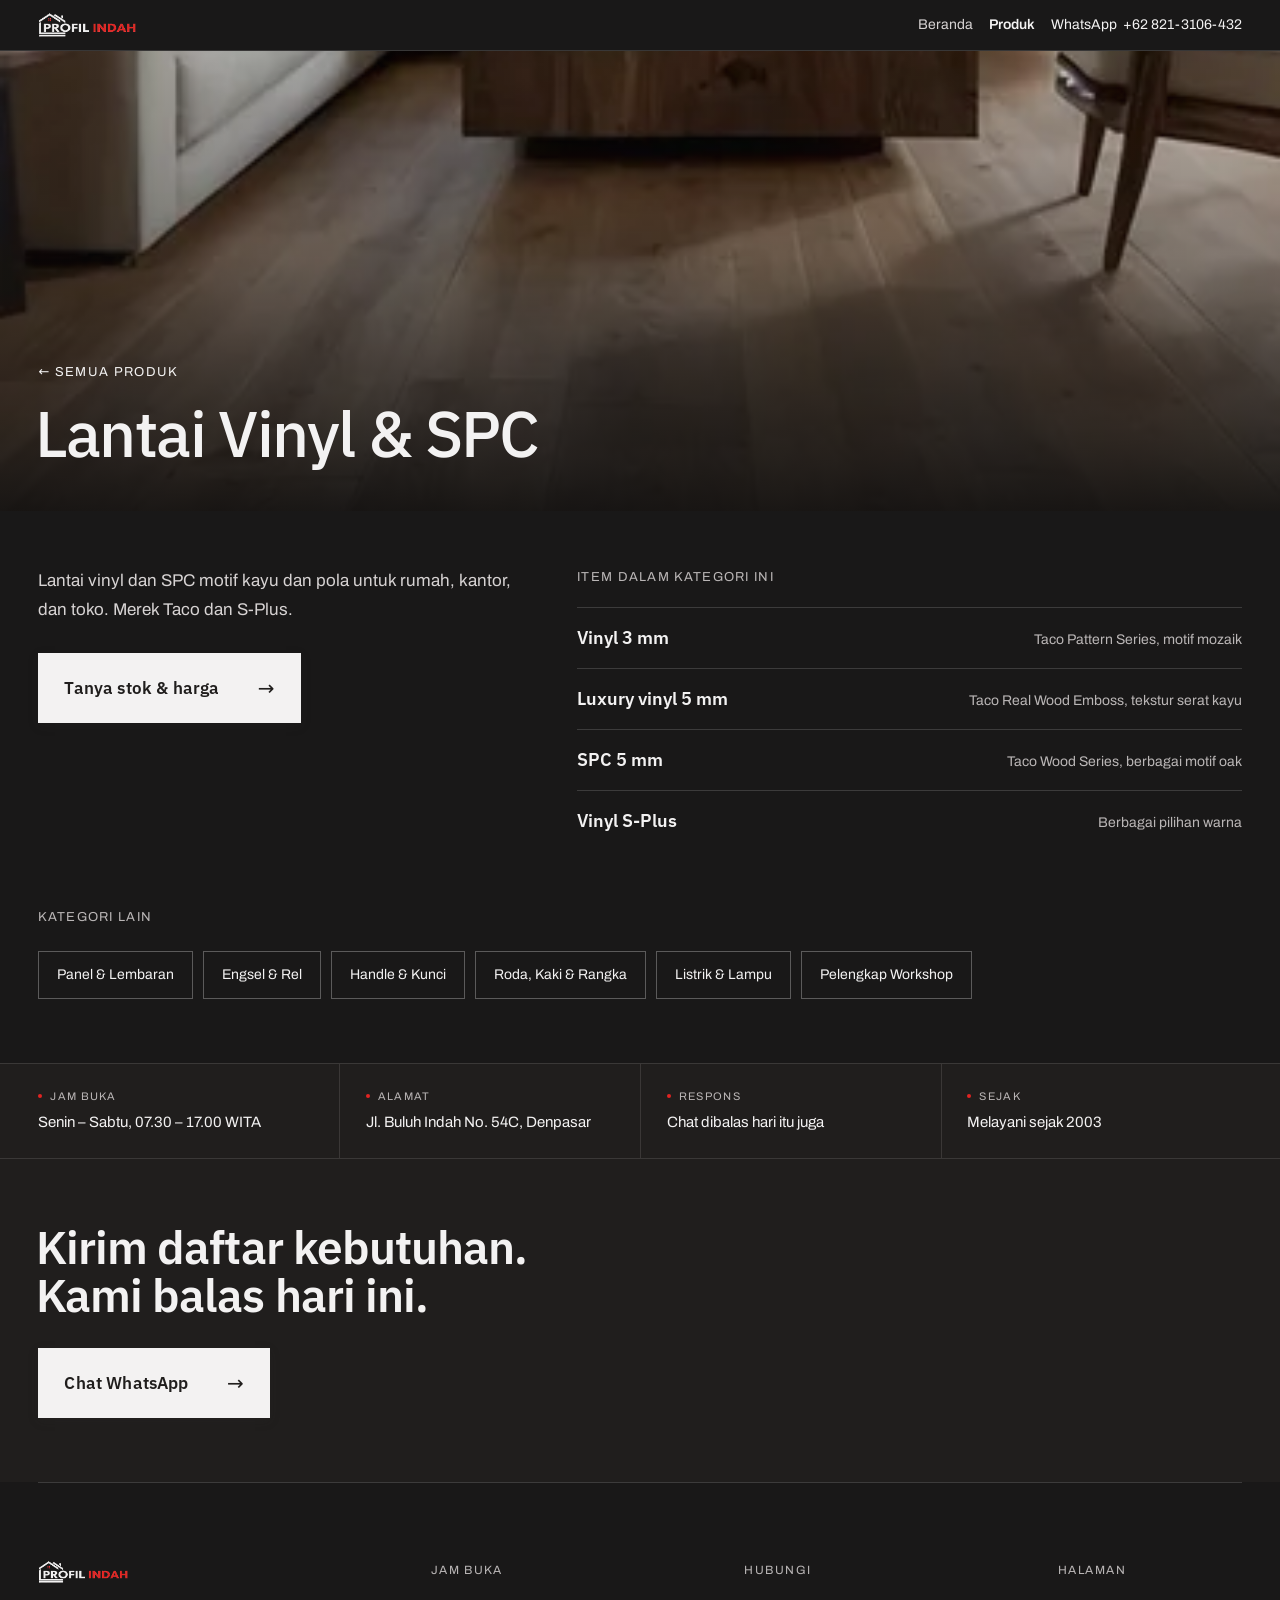
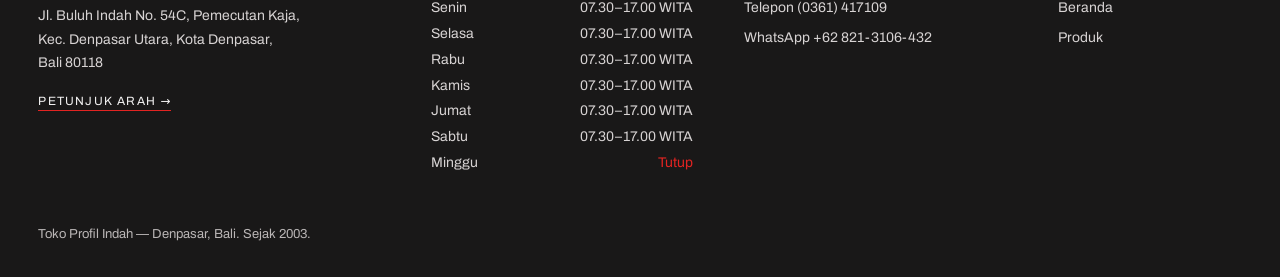
<file: kategori-lantai.html>
<!DOCTYPE html>
<html lang="id">
<head>
<meta charset="utf-8">
<meta name="viewport" content="width=device-width, initial-scale=1">
<title>Lantai Vinyl &amp; SPC Taco di Denpasar — Profil Indah</title>
<meta name="description" content="Lantai vinyl 3 mm, luxury vinyl 5 mm, dan SPC 5 mm Taco, serta vinyl S-Plus. Motif kayu dan pola untuk rumah dan kantor. Toko Profil Indah, Denpasar.">
<link rel="canonical" href="https://profilindah.id/kategori-lantai">
<meta property="og:type" content="website">
<meta property="og:site_name" content="Toko Profil Indah">
<meta property="og:locale" content="id_ID">
<meta property="og:title" content="Lantai Vinyl &amp; SPC Taco di Denpasar — Profil Indah">
<meta property="og:description" content="Lantai vinyl 3 mm, luxury vinyl 5 mm, dan SPC 5 mm Taco, serta vinyl S-Plus. Motif kayu dan pola untuk rumah dan kantor. Toko Profil Indah, Denpasar.">
<meta property="og:url" content="https://profilindah.id/kategori-lantai">
<meta property="og:image" content="https://profilindah.id/assets/og-profil-indah.jpg">
<meta property="og:image:width" content="1200">
<meta property="og:image:height" content="630">
<meta property="og:image:alt" content="Toko Profil Indah: Solusi Material Interior Lengkap &amp; Terpercaya">
<meta name="twitter:card" content="summary_large_image">
<link rel="preload" href="/fonts/ibm-plex-sans-latin-500-normal.woff2" as="font" type="font/woff2" crossorigin="">
<link rel="preload" href="/fonts/archivo-latin-400-normal.woff2" as="font" type="font/woff2" crossorigin="">
<style>
/* Modernist — design-system tokens and component classes. This file is the source of truth for the system's look; retune it here and see readme.md. */
/* Self-hosted (OFL-1.1, via @fontsource 5.3.0). Same subsets and unicode-range as Google Fonts,
   so glyph coverage and fallbacks are unchanged; replaces two render-blocking requests to Google. */
@font-face { font-family: 'IBM Plex Sans'; font-style: normal; font-display: swap; font-weight: 400; src: url(/fonts/ibm-plex-sans-latin-ext-400-normal.woff2) format('woff2'); unicode-range: U+0100-02BA,U+02BD-02C5,U+02C7-02CC,U+02CE-02D7,U+02DD-02FF,U+0304,U+0308,U+0329,U+1D00-1DBF,U+1E00-1E9F,U+1EF2-1EFF,U+2020,U+20A0-20AB,U+20AD-20C0,U+2113,U+2C60-2C7F,U+A720-A7FF; }
@font-face { font-family: 'IBM Plex Sans'; font-style: normal; font-display: swap; font-weight: 400; src: url(/fonts/ibm-plex-sans-latin-400-normal.woff2) format('woff2'); unicode-range: U+0000-00FF,U+0131,U+0152-0153,U+02BB-02BC,U+02C6,U+02DA,U+02DC,U+0304,U+0308,U+0329,U+2000-206F,U+20AC,U+2122,U+2191,U+2193,U+2212,U+2215,U+FEFF,U+FFFD; }
@font-face { font-family: 'IBM Plex Sans'; font-style: normal; font-display: swap; font-weight: 500; src: url(/fonts/ibm-plex-sans-latin-ext-500-normal.woff2) format('woff2'); unicode-range: U+0100-02BA,U+02BD-02C5,U+02C7-02CC,U+02CE-02D7,U+02DD-02FF,U+0304,U+0308,U+0329,U+1D00-1DBF,U+1E00-1E9F,U+1EF2-1EFF,U+2020,U+20A0-20AB,U+20AD-20C0,U+2113,U+2C60-2C7F,U+A720-A7FF; }
@font-face { font-family: 'IBM Plex Sans'; font-style: normal; font-display: swap; font-weight: 500; src: url(/fonts/ibm-plex-sans-latin-500-normal.woff2) format('woff2'); unicode-range: U+0000-00FF,U+0131,U+0152-0153,U+02BB-02BC,U+02C6,U+02DA,U+02DC,U+0304,U+0308,U+0329,U+2000-206F,U+20AC,U+2122,U+2191,U+2193,U+2212,U+2215,U+FEFF,U+FFFD; }
@font-face { font-family: 'IBM Plex Sans'; font-style: normal; font-display: swap; font-weight: 600; src: url(/fonts/ibm-plex-sans-latin-ext-600-normal.woff2) format('woff2'); unicode-range: U+0100-02BA,U+02BD-02C5,U+02C7-02CC,U+02CE-02D7,U+02DD-02FF,U+0304,U+0308,U+0329,U+1D00-1DBF,U+1E00-1E9F,U+1EF2-1EFF,U+2020,U+20A0-20AB,U+20AD-20C0,U+2113,U+2C60-2C7F,U+A720-A7FF; }
@font-face { font-family: 'IBM Plex Sans'; font-style: normal; font-display: swap; font-weight: 600; src: url(/fonts/ibm-plex-sans-latin-600-normal.woff2) format('woff2'); unicode-range: U+0000-00FF,U+0131,U+0152-0153,U+02BB-02BC,U+02C6,U+02DA,U+02DC,U+0304,U+0308,U+0329,U+2000-206F,U+20AC,U+2122,U+2191,U+2193,U+2212,U+2215,U+FEFF,U+FFFD; }
@font-face { font-family: 'Archivo'; font-style: normal; font-display: swap; font-weight: 400; src: url(/fonts/archivo-latin-ext-400-normal.woff2) format('woff2'); unicode-range: U+0100-02BA,U+02BD-02C5,U+02C7-02CC,U+02CE-02D7,U+02DD-02FF,U+0304,U+0308,U+0329,U+1D00-1DBF,U+1E00-1E9F,U+1EF2-1EFF,U+2020,U+20A0-20AB,U+20AD-20C0,U+2113,U+2C60-2C7F,U+A720-A7FF; }
@font-face { font-family: 'Archivo'; font-style: normal; font-display: swap; font-weight: 400; src: url(/fonts/archivo-latin-400-normal.woff2) format('woff2'); unicode-range: U+0000-00FF,U+0131,U+0152-0153,U+02BB-02BC,U+02C6,U+02DA,U+02DC,U+0304,U+0308,U+0329,U+2000-206F,U+20AC,U+2122,U+2191,U+2193,U+2212,U+2215,U+FEFF,U+FFFD; }
@font-face { font-family: 'Archivo'; font-style: normal; font-display: swap; font-weight: 600; src: url(/fonts/archivo-latin-ext-600-normal.woff2) format('woff2'); unicode-range: U+0100-02BA,U+02BD-02C5,U+02C7-02CC,U+02CE-02D7,U+02DD-02FF,U+0304,U+0308,U+0329,U+1D00-1DBF,U+1E00-1E9F,U+1EF2-1EFF,U+2020,U+20A0-20AB,U+20AD-20C0,U+2113,U+2C60-2C7F,U+A720-A7FF; }
@font-face { font-family: 'Archivo'; font-style: normal; font-display: swap; font-weight: 600; src: url(/fonts/archivo-latin-600-normal.woff2) format('woff2'); unicode-range: U+0000-00FF,U+0131,U+0152-0153,U+02BB-02BC,U+02C6,U+02DA,U+02DC,U+0304,U+0308,U+0329,U+2000-206F,U+20AC,U+2122,U+2191,U+2193,U+2212,U+2215,U+FEFF,U+FFFD; }
@font-face { font-family: 'Archivo'; font-style: normal; font-display: swap; font-weight: 800; src: url(/fonts/archivo-latin-ext-800-normal.woff2) format('woff2'); unicode-range: U+0100-02BA,U+02BD-02C5,U+02C7-02CC,U+02CE-02D7,U+02DD-02FF,U+0304,U+0308,U+0329,U+1D00-1DBF,U+1E00-1E9F,U+1EF2-1EFF,U+2020,U+20A0-20AB,U+20AD-20C0,U+2113,U+2C60-2C7F,U+A720-A7FF; }
@font-face { font-family: 'Archivo'; font-style: normal; font-display: swap; font-weight: 800; src: url(/fonts/archivo-latin-800-normal.woff2) format('woff2'); unicode-range: U+0000-00FF,U+0131,U+0152-0153,U+02BB-02BC,U+02C6,U+02DA,U+02DC,U+0304,U+0308,U+0329,U+2000-206F,U+20AC,U+2122,U+2191,U+2193,U+2212,U+2215,U+FEFF,U+FFFD; }

:root {
  --color-bg: #f3f2f2;
  --color-surface: #eae9e9;
  --color-text: #201e1d;
  --color-accent: #ec3013;
  --color-accent-2: #e15b47;
  --color-divider: color-mix(in srgb, #201e1d 40%, transparent);

  /* Tonal ramps — generated in OKLCH on one shared lightness scale, so the
     same step of any role matches the others in visual value. */
  --color-neutral-100: #f8f4f4;
  --color-neutral-200: #eae7e7;
  --color-neutral-300: #d7d3d3;
  --color-neutral-400: #bab6b6;
  --color-neutral-500: #9b9797;
  --color-neutral-600: #7d7979;
  --color-neutral-700: #605d5d;
  --color-neutral-800: #444141;
  --color-neutral-900: #2d2b2b;

  --color-accent-100: #fff2ef;
  --color-accent-200: #ffe0d9;
  --color-accent-300: #ffc4b8;
  --color-accent-400: #ff9783;
  --color-accent-500: #ff563c;
  --color-accent-600: #dd2b0f;
  --color-accent-700: #ae1800;
  --color-accent-800: #7c1405;
  --color-accent-900: #4d170e;

  --color-accent-2-100: #fff2ef;
  --color-accent-2-200: #ffe0da;
  --color-accent-2-300: #ffc4b9;
  --color-accent-2-400: #ff9784;
  --color-accent-2-500: #ef6853;
  --color-accent-2-600: #c94b39;
  --color-accent-2-700: #9e3526;
  --color-accent-2-800: #71261b;
  --color-accent-2-900: #471d16;

  --font-heading: "Archivo", system-ui, sans-serif;
  --font-heading-weight: 800;
  --font-body: "Archivo", system-ui, sans-serif;

  --space-1: 4.0px;
  --space-2: 8.0px;
  --space-3: 12.0px;
  --space-4: 16.0px;
  --space-6: 24.0px;
  --space-8: 32.0px;

  --radius-sm: 0px;
  --radius-md: 0px;
  --radius-lg: 0px;

  /* Elevation — derived from the ground: soft ink-tinted shadows on a
     light theme, a hairline edge + ambient darkness on a dark one. */
  --shadow-sm: 0 1px 2px color-mix(in srgb, #2d2b2b 14%, transparent);
  --shadow-md: 0 3px 10px color-mix(in srgb, #2d2b2b 16%, transparent);
  --shadow-lg: 0 12px 32px color-mix(in srgb, #2d2b2b 22%, transparent);
}

body {
  background: var(--color-bg);
  color: var(--color-text);
  font-family: var(--font-body);
}
h1, h2, h3, h4 { font-family: var(--font-heading); font-weight: var(--font-heading-weight); }

.grayscale{filter:grayscale(1) contrast(1.08)}

/* ══════════════════════════════════════════════════════════════════════════
   Components — built with the tokens above. Plain CSS
   on plain HTML: no JavaScript, no build step. Each class is documented in
   readme.md and demonstrated in foundations/ and components/.
   ══════════════════════════════════════════════════════════════════════ */

*, *::before, *::after { box-sizing: border-box; }
body { margin: 0; font-size: 15px; line-height: 1.55; font-weight: 400; }
h1, h2, h3, h4, h5, h6 {
  font-family: var(--font-heading); font-weight: var(--font-heading-weight);
  line-height: 1.12; letter-spacing: -0.015em; margin: 0 0 var(--space-2);
}
h1 { font-size: 42px; }
h2 { font-size: 32px; }
h3 { font-size: 25px; }
h4 { font-size: 20px; }
h5 { font-size: 16px; }
h6 { font-size: 13px; }
h6 { letter-spacing: 0.08em; text-transform: uppercase; }
p { margin: 0 0 var(--space-3); }
a { color: var(--color-accent); text-underline-offset: 3px; }
img { display: block; max-width: 100%; }
figure { margin: 0; }
figcaption {
  font-size: 11px; margin-top: var(--space-1);
  color: color-mix(in srgb, var(--color-text) 55%, transparent);
}
.text-muted { color: color-mix(in srgb, var(--color-text) 55%, transparent); }
:focus { outline: none; }
:focus-visible { outline: 2px solid var(--color-accent); outline-offset: 2px; }
::selection { background: color-mix(in srgb, var(--color-accent) 30%, transparent); }

/* — rules — */
.hr {
  height: 2px; border: 0; margin: var(--space-4) 0;
  background: var(--color-divider);
}

/* — buttons — */
.btn {
  display: inline-flex; align-items: center; justify-content: center; gap: 6px;
  cursor: pointer; text-decoration: none;
  font-family: var(--font-heading); font-weight: var(--font-heading-weight);
  font-size: 14px; line-height: 1.2; color: var(--color-text); /* matches the .input's 14px —
     the pair sits side by side in sign-up rows */
  background: transparent; border: 1px solid transparent;
  padding: var(--space-2) calc(var(--space-3) * 1.2);
  border-radius: var(--radius-md);
}
.btn svg { display: block; }
.btn:disabled { opacity: 0.45; cursor: not-allowed; }
.btn-primary { background: var(--color-accent); color: var(--color-bg); }
.btn-primary:hover { background: var(--color-accent-600); }
.btn-primary:active { background: var(--color-accent-700); }
.btn-secondary { border-color: var(--color-divider); }
.btn-secondary:hover { background: color-mix(in srgb, var(--color-text) 7%, transparent); }
.btn-secondary:active { background: color-mix(in srgb, var(--color-text) 14%, transparent); }
.btn-ghost { color: var(--color-accent); padding-inline: var(--space-1); }
.btn-ghost:hover { background: color-mix(in srgb, var(--color-accent) 10%, transparent); }
.btn-ghost:active { background: color-mix(in srgb, var(--color-accent) 18%, transparent); }
.btn-icon { width: 36px; height: 36px; padding: 0; }
.btn-block { width: 100%; margin-top: var(--space-2); justify-content: flex-start; text-align: left; }

/* — forms — */
.field > label {
  display: block; font-size: 12px; margin-bottom: 5px;
  color: color-mix(in srgb, var(--color-text) 70%, transparent);
}
.input {
  width: 100%; min-height: 36px; padding: 6px 10px; font: inherit;
  font-size: 14px; color: var(--color-text); caret-color: var(--color-accent);
  background: var(--color-surface);
  border: 1px solid var(--color-divider); border-radius: var(--radius-md);
}
.input:hover { border-color: color-mix(in srgb, var(--color-text) 45%, transparent); }
.input:focus-visible { border-color: var(--color-accent); outline-offset: 0; }
textarea.input { min-height: 90px; resize: vertical; }
.radio { display: inline-flex; align-items: center; gap: 8px; cursor: pointer; font-size: 14px; }
.radio input, .seg-opt input {
  position: absolute; opacity: 0; width: 0; height: 0; pointer-events: none;
}
.radio .dot {
  width: 16px; height: 16px; flex: none; border-radius: 50%;
  border: 1.5px solid var(--color-divider);
}
.radio:hover .dot { border-color: var(--color-accent); }
.radio input:checked + .dot {
  border-color: var(--color-accent); background: var(--color-accent);
  box-shadow: inset 0 0 0 4px var(--color-bg);
}
.radio input:focus-visible + .dot { outline: 2px solid var(--color-accent); outline-offset: 2px; }
.seg {
  display: inline-flex; overflow: hidden;
  border: 1px solid var(--color-divider); border-radius: var(--radius-md);
}
.seg-opt {
  display: inline-flex; align-items: center; gap: 6px;
  padding: 7px 12px; font-size: 13px; cursor: pointer;
}
.seg-opt + .seg-opt { border-left: 1px solid var(--color-divider); }
.seg-opt:has(input:checked) { background: var(--color-accent); color: var(--color-bg); }
.seg-opt:not(:has(input:checked)):hover { background: color-mix(in srgb, var(--color-text) 7%, transparent); }
.seg-opt:has(input:focus-visible) { outline: 2px solid var(--color-accent); outline-offset: -2px; }

/* — cards — */
.card {
  display: flex; flex-direction: column; gap: var(--space-2);
  padding: var(--space-3); border-radius: var(--radius-md); background: var(--color-surface);
}
.card-kicker { font-size: 10px; letter-spacing: 0.1em; text-transform: uppercase; color: var(--color-accent); }
.card-title {
  font-family: var(--font-heading); font-weight: var(--font-heading-weight);
  font-size: 17px; line-height: 1.2;
}
.card-body { margin: 0; font-size: 13px; opacity: 0.8; flex: 1; }
.card-meta {
  display: flex; align-items: center; gap: 6px; font-size: 11px;
  color: color-mix(in srgb, var(--color-text) 50%, transparent);
}
.elev-sm { box-shadow: var(--shadow-sm); }
.elev-md { box-shadow: var(--shadow-md); }
.elev-lg { box-shadow: var(--shadow-lg); }

/* — tags — */
.tag {
  display: inline-flex; align-items: center; font-size: 11px;
  letter-spacing: 0.02em; padding: 3px 10px;
  border-radius: calc(var(--radius-md) * 0.75);
}
.tag-accent { background: var(--color-accent-100); color: var(--color-accent-800); }
.tag-accent-2 { background: var(--color-accent-2-100); color: var(--color-accent-2-800); }
.tag-neutral { background: var(--color-neutral-100); color: var(--color-neutral-800); }
.tag-outline { border: 1px solid var(--color-accent); color: var(--color-accent); }

/* — navigation — */
.nav {
  display: flex; align-items: center; gap: var(--space-4);
  padding: var(--space-3) var(--space-4);
  border-bottom: 2px solid var(--color-divider);
}
.nav-brand {
  font-family: var(--font-heading); font-weight: var(--font-heading-weight);
  font-size: 18px; margin-right: auto;
}
.nav a { color: inherit; text-decoration: none; font-size: 14px; }
.nav a:hover, .nav a[aria-current='page'] { color: var(--color-accent); }

/* — tables — */
.table { width: 100%; border-collapse: collapse; font-size: 14px; }
.table th {
  text-align: left; font-size: 11px; letter-spacing: 0.08em; text-transform: uppercase;
  color: color-mix(in srgb, var(--color-text) 60%, transparent);
  padding: var(--space-2); border-bottom: 2px solid var(--color-divider);
}
.table td {
  padding: var(--space-2);
  border-bottom: 1px solid var(--color-divider);
}
.table tbody tr:hover { background: color-mix(in srgb, var(--color-text) 4%, transparent); }

/* — dialog — */
.dialog-backdrop {
  position: fixed; inset: 0; display: grid; place-items: center;
  padding: var(--space-4);
  background: color-mix(in srgb, var(--color-neutral-900) 50%, transparent);
}
.dialog {
  width: min(440px, 100%); display: flex; flex-direction: column; gap: var(--space-3);
  padding: var(--space-4); border-radius: var(--radius-lg);
  background: var(--color-surface); box-shadow: var(--shadow-lg);
}
.dialog-title {
  font-family: var(--font-heading); font-weight: var(--font-heading-weight);
  font-size: 20px;
}
.dialog-body { font-size: 14px; opacity: 0.85; }
.dialog-actions { display: flex; justify-content: flex-end; gap: var(--space-2); margin-top: var(--space-2); }
</style>
<link rel="icon" type="image/png" sizes="32x32" href="assets/pi-icon-32.png">
<link rel="icon" type="image/png" sizes="512x512" href="assets/pi-icon-512.png">
<link rel="apple-touch-icon" sizes="180x180" href="assets/pi-icon-180.png">
<style>
  :root { --color-accent: #e22422; --color-accent-500: #e22422; }
  body { margin: 0; text-wrap: pretty; }
  a { color: var(--color-accent-700); }
  a:hover { color: var(--color-accent); }
  .pi-wrap { max-width: 1240px; margin: 0 auto; padding: 0 clamp(20px, 5vw, 72px); }
  .pi-hero { height: min(52vh, 460px); }
  @media (max-width: 700px) { .pi-2col { grid-template-columns: 1fr !important; } }
  @media (max-width: 640px) { .nav a.pi-navlink { display: none; } }
  .pi-cta { transition: background 0.3s, border-color 0.3s, box-shadow 0.3s, transform 0.3s; }
  .pi-cta:hover { background: var(--color-text); border-color: var(--color-text); box-shadow: var(--shadow-lg); transform: translateY(-2px); }
  .pi-cta:active { box-shadow: var(--shadow-sm); transform: translateY(0); }
  .pi-cta-arrow { transition: transform 0.35s cubic-bezier(0.2, 0.7, 0.2, 1); }
  .pi-cta:hover .pi-cta-arrow, .pi-cta2:hover .pi-cta-arrow, .pi-ctaw:hover .pi-cta-arrow { transform: translateX(8px); }
  .pi-cta2 { transition: background 0.3s, color 0.3s, box-shadow 0.3s, transform 0.3s; }
  .pi-cta2:hover { background: var(--color-text); color: var(--color-bg); box-shadow: var(--shadow-md); transform: translateY(-2px); }
  .pi-cta2:active { box-shadow: none; transform: translateY(0); }
  .pi-ctaw { transition: background 0.3s, color 0.3s, transform 0.3s; }
  .pi-ctaw:hover { background: var(--color-bg); color: var(--color-text); transform: translateY(-2px); }
  .container-fluid { padding-right: max(clamp(20px, 3vw, 56px), calc((100% - 1440px) / 2)); padding-left: max(clamp(20px, 3vw, 56px), calc((100% - 1440px) / 2)); }
  :root { --font-heading: 'IBM Plex Sans', system-ui, sans-serif; }
  h1, h2, h3, h4, h5, h6 { font-family: var(--font-heading); }
  .pi-wrap { max-width: none !important; margin: 0 !important; padding-left: max(clamp(20px, 3vw, 56px), calc((100% - 1440px) / 2)) !important; padding-right: max(clamp(20px, 3vw, 56px), calc((100% - 1440px) / 2)) !important; }
  .nav a.pi-navlink:hover { color: var(--color-bg) !important; }
  .pi-lux { transition: background 0.3s, color 0.3s, border-color 0.3s, box-shadow 0.3s, transform 0.3s; }
  .pi-lux:hover { background: var(--color-accent); border-color: var(--color-accent); color: var(--color-bg); box-shadow: var(--shadow-lg); transform: translateY(-2px); }
  .pi-lux:active { box-shadow: var(--shadow-sm); transform: translateY(0); }
  .pi-lux:hover .pi-cta-arrow { transform: translateX(8px); }
  .pi-chip { transition: background 0.25s, color 0.25s, border-color 0.25s; }
  .pi-chip:hover { background: var(--color-bg); color: var(--color-text) !important; border-color: var(--color-bg); }
  body { background: color-mix(in oklch, var(--color-neutral-900) 72%, black); }
  /* Diambil dari CSS Home: strip & footer responsif (lihat build.py) */
  @media (max-width: 860px) { .pi-strip { grid-template-columns: repeat(2, minmax(0, 1fr)) !important; } .pi-strip > div { border-left: none !important; padding-left: 0 !important; } }
  @media (max-width: 900px) { .pi-foot { grid-template-columns: repeat(2, minmax(0, 1fr)) !important; } }
  @media (max-width: 520px) { .pi-foot { grid-template-columns: 1fr !important; } }
</style>
<style>
html, body { background: color-mix(in oklch, var(--color-neutral-900) 72%, black); }
@keyframes piPageIn { from { opacity: 0.01; } to { opacity: 1; } }
body > * { animation: piPageIn 0.7s cubic-bezier(0.25, 0.1, 0.25, 1) 0.05s both; }
body.pi-leaving > * { opacity: 0 !important; transition: opacity 0.38s cubic-bezier(0.4, 0, 0.2, 1); animation: none; }
@media (prefers-reduced-motion: reduce) { body > * { animation: none; } body.pi-leaving > * { transition: none; } }
</style>
<script src="js/site.js?v=c7ed2e5c" defer></script>
</head>
<body>
<div style="background: color-mix(in oklch, var(--color-neutral-900) 72%, black); color: var(--color-bg); min-height: 100vh;">

  <nav class="nav" style="position: sticky; top: 0; z-index: 20; background: color-mix(in oklch, var(--color-neutral-900) 72%, black); border-bottom: 1px solid color-mix(in srgb, var(--color-bg) 14%, transparent); padding-inline: max(clamp(20px, 3vw, 56px), calc((100% - 1440px) / 2));">
    <a class="nav-brand" href="/" style="display: flex; align-items: center; margin-right: auto;"><img src="assets/logo-wordmark-light.png" alt="Profil Indah" style="display: block; height: 26px; width: auto;"></a>
    <a class="pi-navlink" href="/" style="text-decoration: none; white-space: nowrap; color: var(--color-neutral-300);">Beranda</a>
    <a class="pi-navlink" href="produk" style="text-decoration: none; white-space: nowrap; color: var(--color-bg); font-weight: 600;">Produk</a>
    <a href="https://wa.me/628213106432" target="_blank" rel="noopener" style="text-decoration: none; white-space: nowrap; color: var(--color-bg);">WhatsApp &nbsp;+62 821-3106-432</a>
  </nav>

  <main>
  <section class="pi-hero" style="position: relative; overflow: hidden; background: color-mix(in oklch, var(--color-neutral-900) 72%, black);">
    <img src="assets/photo-wood-floor.webp" alt="Lantai kayu di ruang keluarga" style="position: absolute; inset: 0; width: 100%; height: 100%; object-fit: cover;">
    <div style="position: absolute; inset: 0; background: linear-gradient(0deg, color-mix(in srgb, #0e0d0d 92%, transparent) 0%, color-mix(in srgb, #0e0d0d 40%, transparent) 55%, color-mix(in srgb, #0e0d0d 20%, transparent) 100%);"></div>
    <div class="pi-wrap" style="position: relative; height: 100%; display: flex; flex-direction: column; justify-content: flex-end; padding-bottom: 44px;">
      <a href="produk" style="font-size: 13px; letter-spacing: 0.1em; text-transform: uppercase; color: var(--color-bg); text-decoration: none; margin: 0 0 18px;">← Semua produk</a>
      <h1 style="font-weight: 500; font-size: clamp(34px, 5vw, 64px); line-height: 1.05; letter-spacing: -0.025em; margin: 0; margin-left: -0.058em; color: var(--color-bg); max-width: 16ch;">Lantai Vinyl &amp; SPC</h1>
    </div>
  </section>

  <div class="pi-wrap">
    <section class="pi-2col" style="display: grid; grid-template-columns: minmax(0, 5fr) minmax(0, 7fr); gap: 32px clamp(24px, 5vw, 80px); padding: 56px 0;">
      <div>
        <p style="font-size: 17px; line-height: 1.7; margin: 0 0 28px; color: var(--color-neutral-300);">Lantai vinyl dan SPC motif kayu dan pola untuk rumah, kantor, dan toko. Merek Taco dan S-Plus.</p>
        <a class="pi-lux" href="https://wa.me/628213106432" target="_blank" rel="noopener" style="display: inline-flex; align-items: center; gap: clamp(24px, 3vw, 48px); padding: 20px 24px; text-decoration: none; background: var(--color-bg); color: var(--color-text); border: 2px solid var(--color-bg); box-shadow: var(--shadow-md);">
        <span style="font-family: var(--font-heading); font-weight: var(--font-heading-weight); font-size: 17px; letter-spacing: 0.01em; white-space: nowrap;">Tanya stok &amp; harga</span>
        <span class="pi-cta-arrow" style="font-family: var(--font-heading); font-size: 20px; line-height: 1;">&#8594;</span>
      </a>
      </div>
      <div>
        <span style="display: block; font-size: 13px; letter-spacing: 0.1em; text-transform: uppercase; color: var(--color-neutral-400); margin: 0 0 20px;">Item dalam kategori ini</span>
        <div style="border-top: 1px solid color-mix(in srgb, var(--color-bg) 16%, transparent); display: flex; justify-content: space-between; gap: 20px; align-items: baseline; padding: 16px 0;"><span style="font-family: var(--font-heading); font-weight: var(--font-heading-weight); font-size: 18px; color: var(--color-bg);">Vinyl 3 mm</span>
<span style="font-size: 14px; line-height: 1.5; text-align: right; color: var(--color-neutral-400);">Taco Pattern Series, motif mozaik</span></div>
        <div style="border-top: 1px solid color-mix(in srgb, var(--color-bg) 16%, transparent); display: flex; justify-content: space-between; gap: 20px; align-items: baseline; padding: 16px 0;"><span style="font-family: var(--font-heading); font-weight: var(--font-heading-weight); font-size: 18px; color: var(--color-bg);">Luxury vinyl 5 mm</span>
<span style="font-size: 14px; line-height: 1.5; text-align: right; color: var(--color-neutral-400);">Taco Real Wood Emboss, tekstur serat kayu</span></div>
        <div style="border-top: 1px solid color-mix(in srgb, var(--color-bg) 16%, transparent); display: flex; justify-content: space-between; gap: 20px; align-items: baseline; padding: 16px 0;"><span style="font-family: var(--font-heading); font-weight: var(--font-heading-weight); font-size: 18px; color: var(--color-bg);">SPC 5 mm</span>
<span style="font-size: 14px; line-height: 1.5; text-align: right; color: var(--color-neutral-400);">Taco Wood Series, berbagai motif oak</span></div>
        <div style="border-top: 1px solid color-mix(in srgb, var(--color-bg) 16%, transparent); display: flex; justify-content: space-between; gap: 20px; align-items: baseline; padding: 16px 0;"><span style="font-family: var(--font-heading); font-weight: var(--font-heading-weight); font-size: 18px; color: var(--color-bg);">Vinyl S-Plus</span>
<span style="font-size: 14px; line-height: 1.5; text-align: right; color: var(--color-neutral-400);">Berbagai pilihan warna</span></div>
      </div>
    </section>
  </div>

  <div class="pi-wrap">
    <section style="padding: 0 0 64px;">
      <span style="display: block; font-size: 13px; letter-spacing: 0.1em; text-transform: uppercase; color: var(--color-neutral-400); margin: 0 0 24px;">Kategori lain</span>
      <div style="display: flex; flex-wrap: wrap; gap: 10px;"><a class="pi-chip" href="kategori-panel" style="display: inline-flex; align-items: center; padding: 12px 18px; font-size: 14px; text-decoration: none; color: var(--color-bg); border: 1px solid color-mix(in srgb, var(--color-bg) 30%, transparent);">Panel &amp; Lembaran</a>
<a class="pi-chip" href="kategori-engsel" style="display: inline-flex; align-items: center; padding: 12px 18px; font-size: 14px; text-decoration: none; color: var(--color-bg); border: 1px solid color-mix(in srgb, var(--color-bg) 30%, transparent);">Engsel &amp; Rel</a>
<a class="pi-chip" href="kategori-handle" style="display: inline-flex; align-items: center; padding: 12px 18px; font-size: 14px; text-decoration: none; color: var(--color-bg); border: 1px solid color-mix(in srgb, var(--color-bg) 30%, transparent);">Handle &amp; Kunci</a>
<a class="pi-chip" href="kategori-roda" style="display: inline-flex; align-items: center; padding: 12px 18px; font-size: 14px; text-decoration: none; color: var(--color-bg); border: 1px solid color-mix(in srgb, var(--color-bg) 30%, transparent);">Roda, Kaki &amp; Rangka</a>
<a class="pi-chip" href="kategori-listrik" style="display: inline-flex; align-items: center; padding: 12px 18px; font-size: 14px; text-decoration: none; color: var(--color-bg); border: 1px solid color-mix(in srgb, var(--color-bg) 30%, transparent);">Listrik &amp; Lampu</a>
<a class="pi-chip" href="kategori-pelengkap" style="display: inline-flex; align-items: center; padding: 12px 18px; font-size: 14px; text-decoration: none; color: var(--color-bg); border: 1px solid color-mix(in srgb, var(--color-bg) 30%, transparent);">Pelengkap Workshop</a></div>
    </section>
  </div>

  <div style="background: var(--color-text); border-top: 1px solid color-mix(in srgb, var(--color-bg) 12%, transparent); border-bottom: 1px solid color-mix(in srgb, var(--color-bg) 12%, transparent);">
    <div class="pi-wrap">
      <div class="pi-strip" style="display: grid; grid-template-columns: repeat(4, minmax(0, 1fr));">
        <div style="padding: 24px clamp(16px, 2vw, 32px) 24px 0;">
          <span style="display: flex; align-items: center; gap: 8px; font-size: 11px; letter-spacing: 0.12em; text-transform: uppercase; color: var(--color-neutral-400); margin: 0 0 6px;"><span aria-hidden="true" style="width: 4px; height: 4px; border-radius: 50%; background: var(--color-accent);"></span>Jam buka</span>
          <span style="display: block; font-size: 15px; color: var(--color-bg);">Senin – Sabtu, 07.30 – 17.00 WITA</span>
        </div>
        <div style="padding: 24px clamp(16px, 2vw, 32px) 24px clamp(16px, 2vw, 32px); border-left: 1px solid color-mix(in srgb, var(--color-bg) 12%, transparent);">
          <span style="display: flex; align-items: center; gap: 8px; font-size: 11px; letter-spacing: 0.12em; text-transform: uppercase; color: var(--color-neutral-400); margin: 0 0 6px;"><span aria-hidden="true" style="width: 4px; height: 4px; border-radius: 50%; background: var(--color-accent);"></span>Alamat</span>
          <span style="display: block; font-size: 15px; color: var(--color-bg);">Jl. Buluh Indah No. 54C, Denpasar</span>
        </div>
        <div style="padding: 24px clamp(16px, 2vw, 32px) 24px clamp(16px, 2vw, 32px); border-left: 1px solid color-mix(in srgb, var(--color-bg) 12%, transparent);">
          <span style="display: flex; align-items: center; gap: 8px; font-size: 11px; letter-spacing: 0.12em; text-transform: uppercase; color: var(--color-neutral-400); margin: 0 0 6px;"><span aria-hidden="true" style="width: 4px; height: 4px; border-radius: 50%; background: var(--color-accent);"></span>Respons</span>
          <span style="display: block; font-size: 15px; color: var(--color-bg);">Chat dibalas hari itu juga</span>
        </div>
        <div style="padding: 24px 0 24px clamp(16px, 2vw, 32px); border-left: 1px solid color-mix(in srgb, var(--color-bg) 12%, transparent);">
          <span style="display: flex; align-items: center; gap: 8px; font-size: 11px; letter-spacing: 0.12em; text-transform: uppercase; color: var(--color-neutral-400); margin: 0 0 6px;"><span aria-hidden="true" style="width: 4px; height: 4px; border-radius: 50%; background: var(--color-accent);"></span>Sejak</span>
          <span style="display: block; font-size: 15px; color: var(--color-bg);">Melayani sejak 2003</span>
        </div>
      </div>
    </div>
  </div>
  <section style="background: var(--color-text); color: var(--color-bg); ">
    <div class="pi-wrap" style="padding-top: 64px; padding-bottom: 64px;">
      <h2 style="font-size: clamp(28px, 3.6vw, 48px); line-height: 1.05; letter-spacing: -0.02em; margin: 0 0 28px; margin-left: -0.058em; max-width: 18ch; color: var(--color-bg);">Kirim daftar kebutuhan. Kami balas hari ini.</h2>
      <a class="pi-lux" href="https://wa.me/628213106432" target="_blank" rel="noopener" style="display: inline-flex; align-items: center; gap: clamp(24px, 3vw, 48px); padding: 20px 24px; text-decoration: none; background: var(--color-bg); color: var(--color-text); border: 2px solid var(--color-bg); box-shadow: var(--shadow-md);">
        <span style="font-family: var(--font-heading); font-weight: var(--font-heading-weight); font-size: 17px; letter-spacing: 0.01em; white-space: nowrap;">Chat WhatsApp</span>
        <span class="pi-cta-arrow" style="font-family: var(--font-heading); font-size: 20px; line-height: 1;">&#8594;</span>
      </a>
    </div>
  </section>
  </main>

  <div class="pi-wrap">
    <footer style="padding: clamp(56px, 6vw, 80px) 0 32px; border-top: 1px solid color-mix(in srgb, var(--color-bg) 16%, transparent); font-size: 14px; line-height: 1.7; color: var(--color-neutral-300);">
      <div class="pi-foot" style="display: grid; grid-template-columns: minmax(0, 1.3fr) minmax(0, 1fr) minmax(0, 1fr) minmax(0, 0.7fr); gap: 40px clamp(24px, 4vw, 64px);">
        <div>
          <img loading="lazy" decoding="async" src="assets/logo-wordmark-light.png" alt="Profil Indah" style="display: block; height: 24px; width: auto; margin: 0 0 20px;">
          <p style="margin: 0 0 14px;">Jl. Buluh Indah No. 54C, Pemecutan Kaja,<br>Kec. Denpasar Utara, Kota Denpasar,<br>Bali 80118</p>
          <a href="https://maps.google.com/?q=Toko+Profil+Indah+Jl.+Buluh+Indah+No.54C+Denpasar" target="_blank" rel="noopener" style="font-size: 12px; letter-spacing: 0.1em; text-transform: uppercase; text-decoration: none; color: var(--color-bg); border-bottom: 1px solid var(--color-accent); padding-bottom: 2px;">Petunjuk arah &#8594;</a>
        </div>
        <div>
          <span style="display: block; font-size: 12px; letter-spacing: 0.12em; text-transform: uppercase; color: var(--color-neutral-400); margin: 0 0 16px;">Jam buka</span>
          <div style="display: grid; grid-template-columns: auto 1fr; gap: 2px 20px; max-width: 290px; white-space: nowrap;">
            <span>Senin</span>
            <span style="text-align: right;">07.30–17.00 WITA</span>
            <span>Selasa</span>
            <span style="text-align: right;">07.30–17.00 WITA</span>
            <span>Rabu</span>
            <span style="text-align: right;">07.30–17.00 WITA</span>
            <span>Kamis</span>
            <span style="text-align: right;">07.30–17.00 WITA</span>
            <span>Jumat</span>
            <span style="text-align: right;">07.30–17.00 WITA</span>
            <span>Sabtu</span>
            <span style="text-align: right;">07.30–17.00 WITA</span>
            <span>Minggu</span>
            <span style="text-align: right; color: var(--color-accent);">Tutup</span>
          </div>
        </div>
        <div>
          <span style="display: block; font-size: 12px; letter-spacing: 0.12em; text-transform: uppercase; color: var(--color-neutral-400); margin: 0 0 16px;">Hubungi</span>
          <p style="margin: 0 0 6px;"><a href="tel:+62361417109" style="text-decoration: none; color: var(--color-neutral-300);">Telepon (0361) 417109</a></p>
          <p style="margin: 0;"><a href="https://wa.me/628213106432" target="_blank" rel="noopener" style="text-decoration: none; color: var(--color-neutral-300);">WhatsApp +62 821-3106-432</a></p>
        </div>
        <div>
          <span style="display: block; font-size: 12px; letter-spacing: 0.12em; text-transform: uppercase; color: var(--color-neutral-400); margin: 0 0 16px;">Halaman</span>
          <div style="display: flex; flex-direction: column; gap: 6px;">
            <a href="/" style="text-decoration: none; color: var(--color-neutral-300);">Beranda</a>
            <a href="produk" style="text-decoration: none; color: var(--color-neutral-300);">Produk</a>
          </div>
        </div>
      </div>
      <p style="margin: 48px 0 0; font-size: 13px; color: var(--color-neutral-400);">Toko Profil Indah — Denpasar, Bali. Sejak 2003.</p>
    </footer>
  </div>

</div>
</body>
</html>
</file>
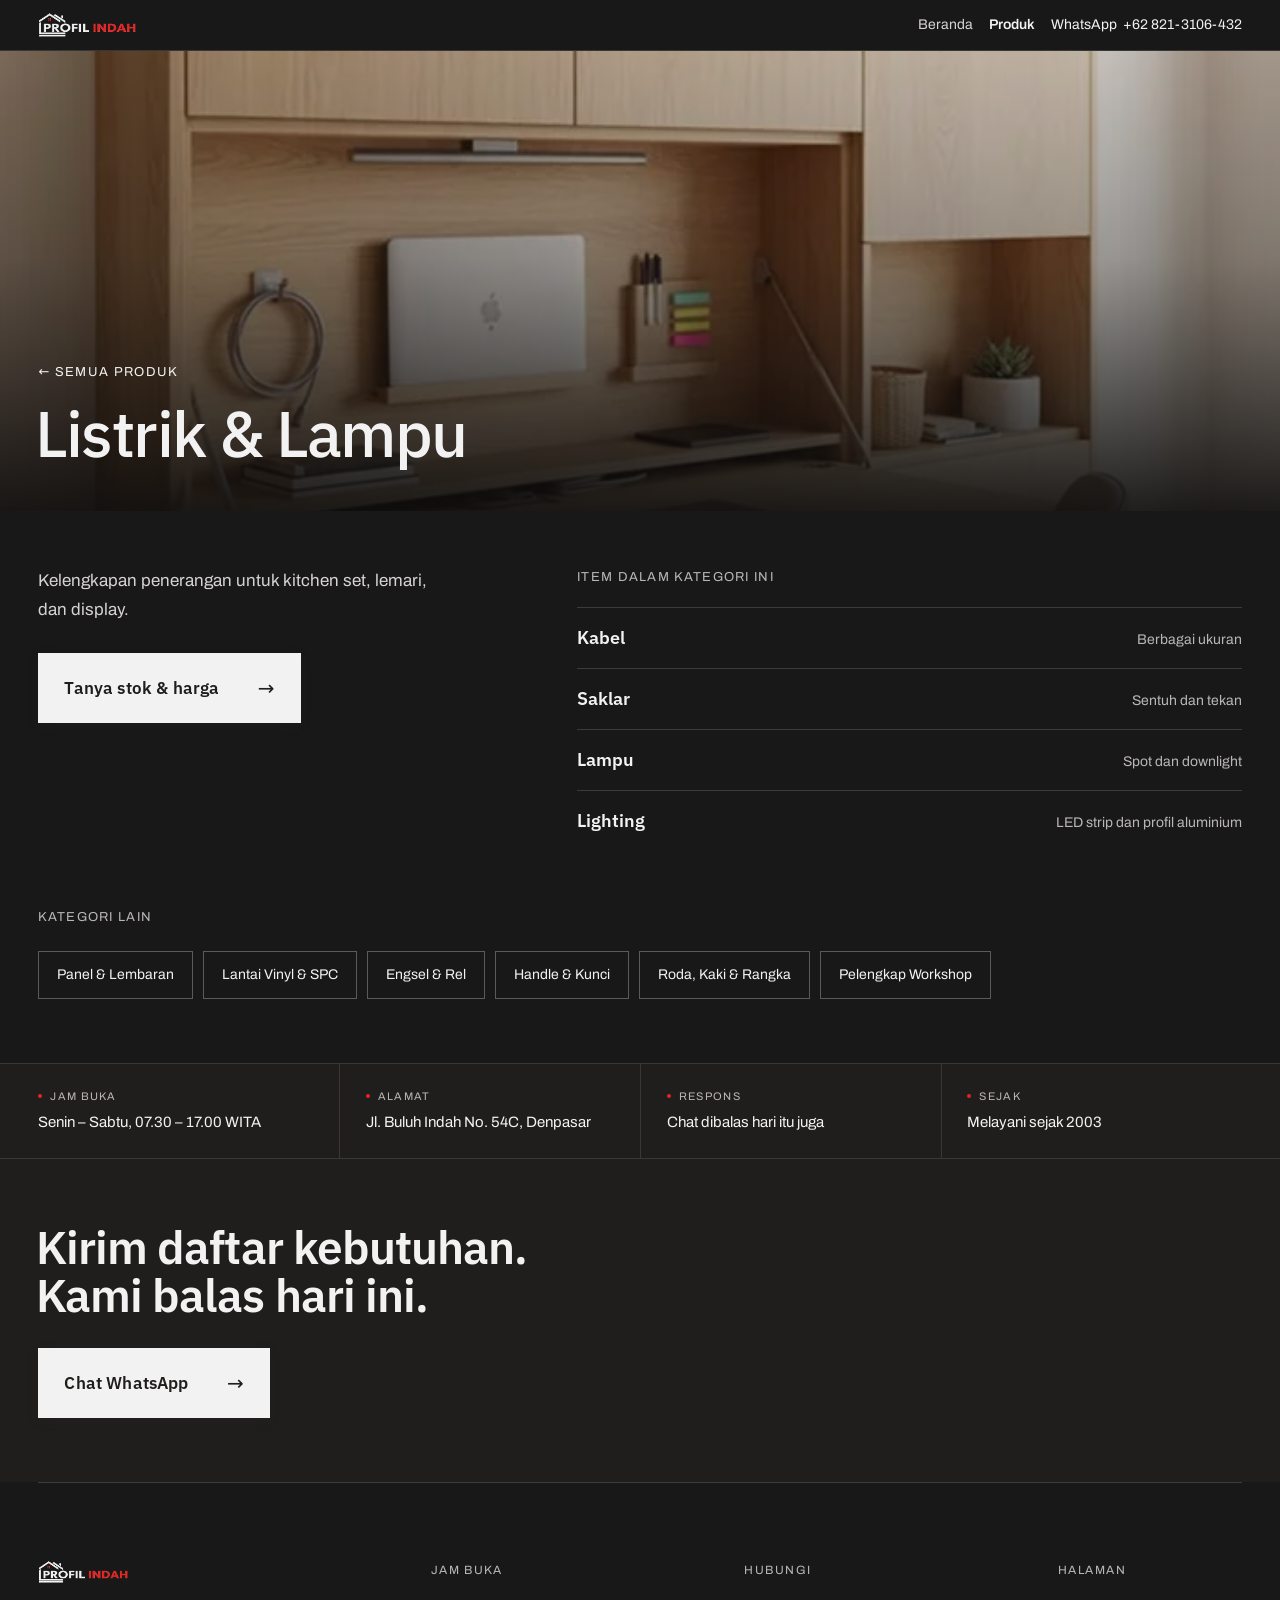
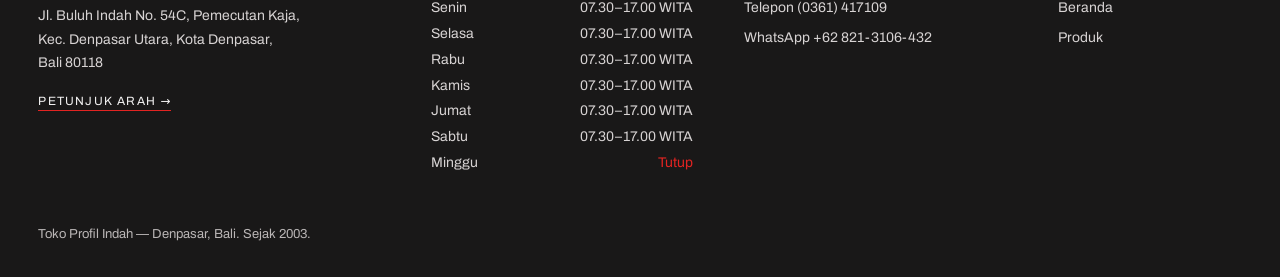
<file: kategori-listrik.html>
<!DOCTYPE html>
<html lang="id">
<head>
<meta charset="utf-8">
<meta name="viewport" content="width=device-width, initial-scale=1">
<title>Listrik &amp; Lampu — Toko Profil Indah</title>
<meta name="description" content="Kelengkapan penerangan untuk kitchen set, lemari, dan display. Toko Profil Indah, Denpasar.">
<link rel="canonical" href="https://profilindah.id/kategori-listrik">
<meta property="og:type" content="website">
<meta property="og:site_name" content="Toko Profil Indah">
<meta property="og:locale" content="id_ID">
<meta property="og:title" content="Listrik &amp; Lampu — Toko Profil Indah">
<meta property="og:description" content="Kelengkapan penerangan untuk kitchen set, lemari, dan display. Toko Profil Indah, Denpasar.">
<meta property="og:url" content="https://profilindah.id/kategori-listrik">
<meta property="og:image" content="https://profilindah.id/assets/og-profil-indah.jpg">
<meta property="og:image:width" content="1200">
<meta property="og:image:height" content="630">
<meta property="og:image:alt" content="Toko Profil Indah: Solusi Material Interior Lengkap &amp; Terpercaya">
<meta name="twitter:card" content="summary_large_image">
<link rel="preload" href="/fonts/ibm-plex-sans-latin-500-normal.woff2" as="font" type="font/woff2" crossorigin="">
<link rel="preload" href="/fonts/archivo-latin-400-normal.woff2" as="font" type="font/woff2" crossorigin="">
<style>
/* Modernist — design-system tokens and component classes. This file is the source of truth for the system's look; retune it here and see readme.md. */
/* Self-hosted (OFL-1.1, via @fontsource 5.3.0). Same subsets and unicode-range as Google Fonts,
   so glyph coverage and fallbacks are unchanged; replaces two render-blocking requests to Google. */
@font-face { font-family: 'IBM Plex Sans'; font-style: normal; font-display: swap; font-weight: 400; src: url(/fonts/ibm-plex-sans-latin-ext-400-normal.woff2) format('woff2'); unicode-range: U+0100-02BA,U+02BD-02C5,U+02C7-02CC,U+02CE-02D7,U+02DD-02FF,U+0304,U+0308,U+0329,U+1D00-1DBF,U+1E00-1E9F,U+1EF2-1EFF,U+2020,U+20A0-20AB,U+20AD-20C0,U+2113,U+2C60-2C7F,U+A720-A7FF; }
@font-face { font-family: 'IBM Plex Sans'; font-style: normal; font-display: swap; font-weight: 400; src: url(/fonts/ibm-plex-sans-latin-400-normal.woff2) format('woff2'); unicode-range: U+0000-00FF,U+0131,U+0152-0153,U+02BB-02BC,U+02C6,U+02DA,U+02DC,U+0304,U+0308,U+0329,U+2000-206F,U+20AC,U+2122,U+2191,U+2193,U+2212,U+2215,U+FEFF,U+FFFD; }
@font-face { font-family: 'IBM Plex Sans'; font-style: normal; font-display: swap; font-weight: 500; src: url(/fonts/ibm-plex-sans-latin-ext-500-normal.woff2) format('woff2'); unicode-range: U+0100-02BA,U+02BD-02C5,U+02C7-02CC,U+02CE-02D7,U+02DD-02FF,U+0304,U+0308,U+0329,U+1D00-1DBF,U+1E00-1E9F,U+1EF2-1EFF,U+2020,U+20A0-20AB,U+20AD-20C0,U+2113,U+2C60-2C7F,U+A720-A7FF; }
@font-face { font-family: 'IBM Plex Sans'; font-style: normal; font-display: swap; font-weight: 500; src: url(/fonts/ibm-plex-sans-latin-500-normal.woff2) format('woff2'); unicode-range: U+0000-00FF,U+0131,U+0152-0153,U+02BB-02BC,U+02C6,U+02DA,U+02DC,U+0304,U+0308,U+0329,U+2000-206F,U+20AC,U+2122,U+2191,U+2193,U+2212,U+2215,U+FEFF,U+FFFD; }
@font-face { font-family: 'IBM Plex Sans'; font-style: normal; font-display: swap; font-weight: 600; src: url(/fonts/ibm-plex-sans-latin-ext-600-normal.woff2) format('woff2'); unicode-range: U+0100-02BA,U+02BD-02C5,U+02C7-02CC,U+02CE-02D7,U+02DD-02FF,U+0304,U+0308,U+0329,U+1D00-1DBF,U+1E00-1E9F,U+1EF2-1EFF,U+2020,U+20A0-20AB,U+20AD-20C0,U+2113,U+2C60-2C7F,U+A720-A7FF; }
@font-face { font-family: 'IBM Plex Sans'; font-style: normal; font-display: swap; font-weight: 600; src: url(/fonts/ibm-plex-sans-latin-600-normal.woff2) format('woff2'); unicode-range: U+0000-00FF,U+0131,U+0152-0153,U+02BB-02BC,U+02C6,U+02DA,U+02DC,U+0304,U+0308,U+0329,U+2000-206F,U+20AC,U+2122,U+2191,U+2193,U+2212,U+2215,U+FEFF,U+FFFD; }
@font-face { font-family: 'Archivo'; font-style: normal; font-display: swap; font-weight: 400; src: url(/fonts/archivo-latin-ext-400-normal.woff2) format('woff2'); unicode-range: U+0100-02BA,U+02BD-02C5,U+02C7-02CC,U+02CE-02D7,U+02DD-02FF,U+0304,U+0308,U+0329,U+1D00-1DBF,U+1E00-1E9F,U+1EF2-1EFF,U+2020,U+20A0-20AB,U+20AD-20C0,U+2113,U+2C60-2C7F,U+A720-A7FF; }
@font-face { font-family: 'Archivo'; font-style: normal; font-display: swap; font-weight: 400; src: url(/fonts/archivo-latin-400-normal.woff2) format('woff2'); unicode-range: U+0000-00FF,U+0131,U+0152-0153,U+02BB-02BC,U+02C6,U+02DA,U+02DC,U+0304,U+0308,U+0329,U+2000-206F,U+20AC,U+2122,U+2191,U+2193,U+2212,U+2215,U+FEFF,U+FFFD; }
@font-face { font-family: 'Archivo'; font-style: normal; font-display: swap; font-weight: 600; src: url(/fonts/archivo-latin-ext-600-normal.woff2) format('woff2'); unicode-range: U+0100-02BA,U+02BD-02C5,U+02C7-02CC,U+02CE-02D7,U+02DD-02FF,U+0304,U+0308,U+0329,U+1D00-1DBF,U+1E00-1E9F,U+1EF2-1EFF,U+2020,U+20A0-20AB,U+20AD-20C0,U+2113,U+2C60-2C7F,U+A720-A7FF; }
@font-face { font-family: 'Archivo'; font-style: normal; font-display: swap; font-weight: 600; src: url(/fonts/archivo-latin-600-normal.woff2) format('woff2'); unicode-range: U+0000-00FF,U+0131,U+0152-0153,U+02BB-02BC,U+02C6,U+02DA,U+02DC,U+0304,U+0308,U+0329,U+2000-206F,U+20AC,U+2122,U+2191,U+2193,U+2212,U+2215,U+FEFF,U+FFFD; }
@font-face { font-family: 'Archivo'; font-style: normal; font-display: swap; font-weight: 800; src: url(/fonts/archivo-latin-ext-800-normal.woff2) format('woff2'); unicode-range: U+0100-02BA,U+02BD-02C5,U+02C7-02CC,U+02CE-02D7,U+02DD-02FF,U+0304,U+0308,U+0329,U+1D00-1DBF,U+1E00-1E9F,U+1EF2-1EFF,U+2020,U+20A0-20AB,U+20AD-20C0,U+2113,U+2C60-2C7F,U+A720-A7FF; }
@font-face { font-family: 'Archivo'; font-style: normal; font-display: swap; font-weight: 800; src: url(/fonts/archivo-latin-800-normal.woff2) format('woff2'); unicode-range: U+0000-00FF,U+0131,U+0152-0153,U+02BB-02BC,U+02C6,U+02DA,U+02DC,U+0304,U+0308,U+0329,U+2000-206F,U+20AC,U+2122,U+2191,U+2193,U+2212,U+2215,U+FEFF,U+FFFD; }

:root {
  --color-bg: #f3f2f2;
  --color-surface: #eae9e9;
  --color-text: #201e1d;
  --color-accent: #ec3013;
  --color-accent-2: #e15b47;
  --color-divider: color-mix(in srgb, #201e1d 40%, transparent);

  /* Tonal ramps — generated in OKLCH on one shared lightness scale, so the
     same step of any role matches the others in visual value. */
  --color-neutral-100: #f8f4f4;
  --color-neutral-200: #eae7e7;
  --color-neutral-300: #d7d3d3;
  --color-neutral-400: #bab6b6;
  --color-neutral-500: #9b9797;
  --color-neutral-600: #7d7979;
  --color-neutral-700: #605d5d;
  --color-neutral-800: #444141;
  --color-neutral-900: #2d2b2b;

  --color-accent-100: #fff2ef;
  --color-accent-200: #ffe0d9;
  --color-accent-300: #ffc4b8;
  --color-accent-400: #ff9783;
  --color-accent-500: #ff563c;
  --color-accent-600: #dd2b0f;
  --color-accent-700: #ae1800;
  --color-accent-800: #7c1405;
  --color-accent-900: #4d170e;

  --color-accent-2-100: #fff2ef;
  --color-accent-2-200: #ffe0da;
  --color-accent-2-300: #ffc4b9;
  --color-accent-2-400: #ff9784;
  --color-accent-2-500: #ef6853;
  --color-accent-2-600: #c94b39;
  --color-accent-2-700: #9e3526;
  --color-accent-2-800: #71261b;
  --color-accent-2-900: #471d16;

  --font-heading: "Archivo", system-ui, sans-serif;
  --font-heading-weight: 800;
  --font-body: "Archivo", system-ui, sans-serif;

  --space-1: 4.0px;
  --space-2: 8.0px;
  --space-3: 12.0px;
  --space-4: 16.0px;
  --space-6: 24.0px;
  --space-8: 32.0px;

  --radius-sm: 0px;
  --radius-md: 0px;
  --radius-lg: 0px;

  /* Elevation — derived from the ground: soft ink-tinted shadows on a
     light theme, a hairline edge + ambient darkness on a dark one. */
  --shadow-sm: 0 1px 2px color-mix(in srgb, #2d2b2b 14%, transparent);
  --shadow-md: 0 3px 10px color-mix(in srgb, #2d2b2b 16%, transparent);
  --shadow-lg: 0 12px 32px color-mix(in srgb, #2d2b2b 22%, transparent);
}

body {
  background: var(--color-bg);
  color: var(--color-text);
  font-family: var(--font-body);
}
h1, h2, h3, h4 { font-family: var(--font-heading); font-weight: var(--font-heading-weight); }

.grayscale{filter:grayscale(1) contrast(1.08)}

/* ══════════════════════════════════════════════════════════════════════════
   Components — built with the tokens above. Plain CSS
   on plain HTML: no JavaScript, no build step. Each class is documented in
   readme.md and demonstrated in foundations/ and components/.
   ══════════════════════════════════════════════════════════════════════ */

*, *::before, *::after { box-sizing: border-box; }
body { margin: 0; font-size: 15px; line-height: 1.55; font-weight: 400; }
h1, h2, h3, h4, h5, h6 {
  font-family: var(--font-heading); font-weight: var(--font-heading-weight);
  line-height: 1.12; letter-spacing: -0.015em; margin: 0 0 var(--space-2);
}
h1 { font-size: 42px; }
h2 { font-size: 32px; }
h3 { font-size: 25px; }
h4 { font-size: 20px; }
h5 { font-size: 16px; }
h6 { font-size: 13px; }
h6 { letter-spacing: 0.08em; text-transform: uppercase; }
p { margin: 0 0 var(--space-3); }
a { color: var(--color-accent); text-underline-offset: 3px; }
img { display: block; max-width: 100%; }
figure { margin: 0; }
figcaption {
  font-size: 11px; margin-top: var(--space-1);
  color: color-mix(in srgb, var(--color-text) 55%, transparent);
}
.text-muted { color: color-mix(in srgb, var(--color-text) 55%, transparent); }
:focus { outline: none; }
:focus-visible { outline: 2px solid var(--color-accent); outline-offset: 2px; }
::selection { background: color-mix(in srgb, var(--color-accent) 30%, transparent); }

/* — rules — */
.hr {
  height: 2px; border: 0; margin: var(--space-4) 0;
  background: var(--color-divider);
}

/* — buttons — */
.btn {
  display: inline-flex; align-items: center; justify-content: center; gap: 6px;
  cursor: pointer; text-decoration: none;
  font-family: var(--font-heading); font-weight: var(--font-heading-weight);
  font-size: 14px; line-height: 1.2; color: var(--color-text); /* matches the .input's 14px —
     the pair sits side by side in sign-up rows */
  background: transparent; border: 1px solid transparent;
  padding: var(--space-2) calc(var(--space-3) * 1.2);
  border-radius: var(--radius-md);
}
.btn svg { display: block; }
.btn:disabled { opacity: 0.45; cursor: not-allowed; }
.btn-primary { background: var(--color-accent); color: var(--color-bg); }
.btn-primary:hover { background: var(--color-accent-600); }
.btn-primary:active { background: var(--color-accent-700); }
.btn-secondary { border-color: var(--color-divider); }
.btn-secondary:hover { background: color-mix(in srgb, var(--color-text) 7%, transparent); }
.btn-secondary:active { background: color-mix(in srgb, var(--color-text) 14%, transparent); }
.btn-ghost { color: var(--color-accent); padding-inline: var(--space-1); }
.btn-ghost:hover { background: color-mix(in srgb, var(--color-accent) 10%, transparent); }
.btn-ghost:active { background: color-mix(in srgb, var(--color-accent) 18%, transparent); }
.btn-icon { width: 36px; height: 36px; padding: 0; }
.btn-block { width: 100%; margin-top: var(--space-2); justify-content: flex-start; text-align: left; }

/* — forms — */
.field > label {
  display: block; font-size: 12px; margin-bottom: 5px;
  color: color-mix(in srgb, var(--color-text) 70%, transparent);
}
.input {
  width: 100%; min-height: 36px; padding: 6px 10px; font: inherit;
  font-size: 14px; color: var(--color-text); caret-color: var(--color-accent);
  background: var(--color-surface);
  border: 1px solid var(--color-divider); border-radius: var(--radius-md);
}
.input:hover { border-color: color-mix(in srgb, var(--color-text) 45%, transparent); }
.input:focus-visible { border-color: var(--color-accent); outline-offset: 0; }
textarea.input { min-height: 90px; resize: vertical; }
.radio { display: inline-flex; align-items: center; gap: 8px; cursor: pointer; font-size: 14px; }
.radio input, .seg-opt input {
  position: absolute; opacity: 0; width: 0; height: 0; pointer-events: none;
}
.radio .dot {
  width: 16px; height: 16px; flex: none; border-radius: 50%;
  border: 1.5px solid var(--color-divider);
}
.radio:hover .dot { border-color: var(--color-accent); }
.radio input:checked + .dot {
  border-color: var(--color-accent); background: var(--color-accent);
  box-shadow: inset 0 0 0 4px var(--color-bg);
}
.radio input:focus-visible + .dot { outline: 2px solid var(--color-accent); outline-offset: 2px; }
.seg {
  display: inline-flex; overflow: hidden;
  border: 1px solid var(--color-divider); border-radius: var(--radius-md);
}
.seg-opt {
  display: inline-flex; align-items: center; gap: 6px;
  padding: 7px 12px; font-size: 13px; cursor: pointer;
}
.seg-opt + .seg-opt { border-left: 1px solid var(--color-divider); }
.seg-opt:has(input:checked) { background: var(--color-accent); color: var(--color-bg); }
.seg-opt:not(:has(input:checked)):hover { background: color-mix(in srgb, var(--color-text) 7%, transparent); }
.seg-opt:has(input:focus-visible) { outline: 2px solid var(--color-accent); outline-offset: -2px; }

/* — cards — */
.card {
  display: flex; flex-direction: column; gap: var(--space-2);
  padding: var(--space-3); border-radius: var(--radius-md); background: var(--color-surface);
}
.card-kicker { font-size: 10px; letter-spacing: 0.1em; text-transform: uppercase; color: var(--color-accent); }
.card-title {
  font-family: var(--font-heading); font-weight: var(--font-heading-weight);
  font-size: 17px; line-height: 1.2;
}
.card-body { margin: 0; font-size: 13px; opacity: 0.8; flex: 1; }
.card-meta {
  display: flex; align-items: center; gap: 6px; font-size: 11px;
  color: color-mix(in srgb, var(--color-text) 50%, transparent);
}
.elev-sm { box-shadow: var(--shadow-sm); }
.elev-md { box-shadow: var(--shadow-md); }
.elev-lg { box-shadow: var(--shadow-lg); }

/* — tags — */
.tag {
  display: inline-flex; align-items: center; font-size: 11px;
  letter-spacing: 0.02em; padding: 3px 10px;
  border-radius: calc(var(--radius-md) * 0.75);
}
.tag-accent { background: var(--color-accent-100); color: var(--color-accent-800); }
.tag-accent-2 { background: var(--color-accent-2-100); color: var(--color-accent-2-800); }
.tag-neutral { background: var(--color-neutral-100); color: var(--color-neutral-800); }
.tag-outline { border: 1px solid var(--color-accent); color: var(--color-accent); }

/* — navigation — */
.nav {
  display: flex; align-items: center; gap: var(--space-4);
  padding: var(--space-3) var(--space-4);
  border-bottom: 2px solid var(--color-divider);
}
.nav-brand {
  font-family: var(--font-heading); font-weight: var(--font-heading-weight);
  font-size: 18px; margin-right: auto;
}
.nav a { color: inherit; text-decoration: none; font-size: 14px; }
.nav a:hover, .nav a[aria-current='page'] { color: var(--color-accent); }

/* — tables — */
.table { width: 100%; border-collapse: collapse; font-size: 14px; }
.table th {
  text-align: left; font-size: 11px; letter-spacing: 0.08em; text-transform: uppercase;
  color: color-mix(in srgb, var(--color-text) 60%, transparent);
  padding: var(--space-2); border-bottom: 2px solid var(--color-divider);
}
.table td {
  padding: var(--space-2);
  border-bottom: 1px solid var(--color-divider);
}
.table tbody tr:hover { background: color-mix(in srgb, var(--color-text) 4%, transparent); }

/* — dialog — */
.dialog-backdrop {
  position: fixed; inset: 0; display: grid; place-items: center;
  padding: var(--space-4);
  background: color-mix(in srgb, var(--color-neutral-900) 50%, transparent);
}
.dialog {
  width: min(440px, 100%); display: flex; flex-direction: column; gap: var(--space-3);
  padding: var(--space-4); border-radius: var(--radius-lg);
  background: var(--color-surface); box-shadow: var(--shadow-lg);
}
.dialog-title {
  font-family: var(--font-heading); font-weight: var(--font-heading-weight);
  font-size: 20px;
}
.dialog-body { font-size: 14px; opacity: 0.85; }
.dialog-actions { display: flex; justify-content: flex-end; gap: var(--space-2); margin-top: var(--space-2); }
</style>
<link rel="icon" type="image/png" sizes="32x32" href="assets/pi-icon-32.png">
<link rel="icon" type="image/png" sizes="512x512" href="assets/pi-icon-512.png">
<link rel="apple-touch-icon" sizes="180x180" href="assets/pi-icon-180.png">
<style>
  :root { --color-accent: #e22422; --color-accent-500: #e22422; }
  body { margin: 0; text-wrap: pretty; }
  a { color: var(--color-accent-700); }
  a:hover { color: var(--color-accent); }
  .pi-wrap { max-width: 1240px; margin: 0 auto; padding: 0 clamp(20px, 5vw, 72px); }
  .pi-hero { height: min(52vh, 460px); }
  @media (max-width: 700px) { .pi-2col { grid-template-columns: 1fr !important; } }
  @media (max-width: 640px) { .nav a.pi-navlink { display: none; } }
  .pi-cta { transition: background 0.3s, border-color 0.3s, box-shadow 0.3s, transform 0.3s; }
  .pi-cta:hover { background: var(--color-text); border-color: var(--color-text); box-shadow: var(--shadow-lg); transform: translateY(-2px); }
  .pi-cta:active { box-shadow: var(--shadow-sm); transform: translateY(0); }
  .pi-cta-arrow { transition: transform 0.35s cubic-bezier(0.2, 0.7, 0.2, 1); }
  .pi-cta:hover .pi-cta-arrow, .pi-cta2:hover .pi-cta-arrow, .pi-ctaw:hover .pi-cta-arrow { transform: translateX(8px); }
  .pi-cta2 { transition: background 0.3s, color 0.3s, box-shadow 0.3s, transform 0.3s; }
  .pi-cta2:hover { background: var(--color-text); color: var(--color-bg); box-shadow: var(--shadow-md); transform: translateY(-2px); }
  .pi-cta2:active { box-shadow: none; transform: translateY(0); }
  .pi-ctaw { transition: background 0.3s, color 0.3s, transform 0.3s; }
  .pi-ctaw:hover { background: var(--color-bg); color: var(--color-text); transform: translateY(-2px); }
  .container-fluid { padding-right: max(clamp(20px, 3vw, 56px), calc((100% - 1440px) / 2)); padding-left: max(clamp(20px, 3vw, 56px), calc((100% - 1440px) / 2)); }
  :root { --font-heading: 'IBM Plex Sans', system-ui, sans-serif; }
  h1, h2, h3, h4, h5, h6 { font-family: var(--font-heading); }
  .pi-wrap { max-width: none !important; margin: 0 !important; padding-left: max(clamp(20px, 3vw, 56px), calc((100% - 1440px) / 2)) !important; padding-right: max(clamp(20px, 3vw, 56px), calc((100% - 1440px) / 2)) !important; }
  .nav a.pi-navlink:hover { color: var(--color-bg) !important; }
  .pi-lux { transition: background 0.3s, color 0.3s, border-color 0.3s, box-shadow 0.3s, transform 0.3s; }
  .pi-lux:hover { background: var(--color-accent); border-color: var(--color-accent); color: var(--color-bg); box-shadow: var(--shadow-lg); transform: translateY(-2px); }
  .pi-lux:active { box-shadow: var(--shadow-sm); transform: translateY(0); }
  .pi-lux:hover .pi-cta-arrow { transform: translateX(8px); }
  .pi-chip { transition: background 0.25s, color 0.25s, border-color 0.25s; }
  .pi-chip:hover { background: var(--color-bg); color: var(--color-text) !important; border-color: var(--color-bg); }
  body { background: color-mix(in oklch, var(--color-neutral-900) 72%, black); }
  /* Diambil dari CSS Home: strip & footer responsif (lihat build.py) */
  @media (max-width: 860px) { .pi-strip { grid-template-columns: repeat(2, minmax(0, 1fr)) !important; } .pi-strip > div { border-left: none !important; padding-left: 0 !important; } }
  @media (max-width: 900px) { .pi-foot { grid-template-columns: repeat(2, minmax(0, 1fr)) !important; } }
  @media (max-width: 520px) { .pi-foot { grid-template-columns: 1fr !important; } }
</style>
<style>
html, body { background: color-mix(in oklch, var(--color-neutral-900) 72%, black); }
@keyframes piPageIn { from { opacity: 0.01; } to { opacity: 1; } }
body > * { animation: piPageIn 0.7s cubic-bezier(0.25, 0.1, 0.25, 1) 0.05s both; }
body.pi-leaving > * { opacity: 0 !important; transition: opacity 0.38s cubic-bezier(0.4, 0, 0.2, 1); animation: none; }
@media (prefers-reduced-motion: reduce) { body > * { animation: none; } body.pi-leaving > * { transition: none; } }
</style>
<script src="js/site.js?v=c7ed2e5c" defer></script>
</head>
<body>
<div style="background: color-mix(in oklch, var(--color-neutral-900) 72%, black); color: var(--color-bg); min-height: 100vh;">

  <nav class="nav" style="position: sticky; top: 0; z-index: 20; background: color-mix(in oklch, var(--color-neutral-900) 72%, black); border-bottom: 1px solid color-mix(in srgb, var(--color-bg) 14%, transparent); padding-inline: max(clamp(20px, 3vw, 56px), calc((100% - 1440px) / 2));">
    <a class="nav-brand" href="/" style="display: flex; align-items: center; margin-right: auto;"><img src="assets/logo-wordmark-light.png" alt="Profil Indah" style="display: block; height: 26px; width: auto;"></a>
    <a class="pi-navlink" href="/" style="text-decoration: none; white-space: nowrap; color: var(--color-neutral-300);">Beranda</a>
    <a class="pi-navlink" href="produk" style="text-decoration: none; white-space: nowrap; color: var(--color-bg); font-weight: 600;">Produk</a>
    <a href="https://wa.me/628213106432" target="_blank" rel="noopener" style="text-decoration: none; white-space: nowrap; color: var(--color-bg);">WhatsApp &nbsp;+62 821-3106-432</a>
  </nav>

  <main>
  <section class="pi-hero" style="position: relative; overflow: hidden; background: color-mix(in oklch, var(--color-neutral-900) 72%, black);">
    <img src="assets/photo-desk-cabinet.webp" alt="Kabinet meja kerja dengan lampu" style="position: absolute; inset: 0; width: 100%; height: 100%; object-fit: cover;">
    <div style="position: absolute; inset: 0; background: linear-gradient(0deg, color-mix(in srgb, #0e0d0d 92%, transparent) 0%, color-mix(in srgb, #0e0d0d 40%, transparent) 55%, color-mix(in srgb, #0e0d0d 20%, transparent) 100%);"></div>
    <div class="pi-wrap" style="position: relative; height: 100%; display: flex; flex-direction: column; justify-content: flex-end; padding-bottom: 44px;">
      <a href="produk" style="font-size: 13px; letter-spacing: 0.1em; text-transform: uppercase; color: var(--color-bg); text-decoration: none; margin: 0 0 18px;">← Semua produk</a>
      <h1 style="font-weight: 500; font-size: clamp(34px, 5vw, 64px); line-height: 1.05; letter-spacing: -0.025em; margin: 0; margin-left: -0.058em; color: var(--color-bg); max-width: 16ch;">Listrik &amp; Lampu</h1>
    </div>
  </section>

  <div class="pi-wrap">
    <section class="pi-2col" style="display: grid; grid-template-columns: minmax(0, 5fr) minmax(0, 7fr); gap: 32px clamp(24px, 5vw, 80px); padding: 56px 0;">
      <div>
        <p style="font-size: 17px; line-height: 1.7; margin: 0 0 28px; color: var(--color-neutral-300);">Kelengkapan penerangan untuk kitchen set, lemari, dan display.</p>
        <a class="pi-lux" href="https://wa.me/628213106432" target="_blank" rel="noopener" style="display: inline-flex; align-items: center; gap: clamp(24px, 3vw, 48px); padding: 20px 24px; text-decoration: none; background: var(--color-bg); color: var(--color-text); border: 2px solid var(--color-bg); box-shadow: var(--shadow-md);">
        <span style="font-family: var(--font-heading); font-weight: var(--font-heading-weight); font-size: 17px; letter-spacing: 0.01em; white-space: nowrap;">Tanya stok &amp; harga</span>
        <span class="pi-cta-arrow" style="font-family: var(--font-heading); font-size: 20px; line-height: 1;">&#8594;</span>
      </a>
      </div>
      <div>
        <span style="display: block; font-size: 13px; letter-spacing: 0.1em; text-transform: uppercase; color: var(--color-neutral-400); margin: 0 0 20px;">Item dalam kategori ini</span>
        <div style="border-top: 1px solid color-mix(in srgb, var(--color-bg) 16%, transparent); display: flex; justify-content: space-between; gap: 20px; align-items: baseline; padding: 16px 0;"><span style="font-family: var(--font-heading); font-weight: var(--font-heading-weight); font-size: 18px; color: var(--color-bg);">Kabel</span>
<span style="font-size: 14px; line-height: 1.5; text-align: right; color: var(--color-neutral-400);">Berbagai ukuran</span></div>
        <div style="border-top: 1px solid color-mix(in srgb, var(--color-bg) 16%, transparent); display: flex; justify-content: space-between; gap: 20px; align-items: baseline; padding: 16px 0;"><span style="font-family: var(--font-heading); font-weight: var(--font-heading-weight); font-size: 18px; color: var(--color-bg);">Saklar</span>
<span style="font-size: 14px; line-height: 1.5; text-align: right; color: var(--color-neutral-400);">Sentuh dan tekan</span></div>
        <div style="border-top: 1px solid color-mix(in srgb, var(--color-bg) 16%, transparent); display: flex; justify-content: space-between; gap: 20px; align-items: baseline; padding: 16px 0;"><span style="font-family: var(--font-heading); font-weight: var(--font-heading-weight); font-size: 18px; color: var(--color-bg);">Lampu</span>
<span style="font-size: 14px; line-height: 1.5; text-align: right; color: var(--color-neutral-400);">Spot dan downlight</span></div>
        <div style="border-top: 1px solid color-mix(in srgb, var(--color-bg) 16%, transparent); display: flex; justify-content: space-between; gap: 20px; align-items: baseline; padding: 16px 0;"><span style="font-family: var(--font-heading); font-weight: var(--font-heading-weight); font-size: 18px; color: var(--color-bg);">Lighting</span>
<span style="font-size: 14px; line-height: 1.5; text-align: right; color: var(--color-neutral-400);">LED strip dan profil aluminium</span></div>
      </div>
    </section>
  </div>

  <div class="pi-wrap">
    <section style="padding: 0 0 64px;">
      <span style="display: block; font-size: 13px; letter-spacing: 0.1em; text-transform: uppercase; color: var(--color-neutral-400); margin: 0 0 24px;">Kategori lain</span>
      <div style="display: flex; flex-wrap: wrap; gap: 10px;"><a class="pi-chip" href="kategori-panel" style="display: inline-flex; align-items: center; padding: 12px 18px; font-size: 14px; text-decoration: none; color: var(--color-bg); border: 1px solid color-mix(in srgb, var(--color-bg) 30%, transparent);">Panel &amp; Lembaran</a>
<a class="pi-chip" href="kategori-lantai" style="display: inline-flex; align-items: center; padding: 12px 18px; font-size: 14px; text-decoration: none; color: var(--color-bg); border: 1px solid color-mix(in srgb, var(--color-bg) 30%, transparent);">Lantai Vinyl &amp; SPC</a>
<a class="pi-chip" href="kategori-engsel" style="display: inline-flex; align-items: center; padding: 12px 18px; font-size: 14px; text-decoration: none; color: var(--color-bg); border: 1px solid color-mix(in srgb, var(--color-bg) 30%, transparent);">Engsel &amp; Rel</a>
<a class="pi-chip" href="kategori-handle" style="display: inline-flex; align-items: center; padding: 12px 18px; font-size: 14px; text-decoration: none; color: var(--color-bg); border: 1px solid color-mix(in srgb, var(--color-bg) 30%, transparent);">Handle &amp; Kunci</a>
<a class="pi-chip" href="kategori-roda" style="display: inline-flex; align-items: center; padding: 12px 18px; font-size: 14px; text-decoration: none; color: var(--color-bg); border: 1px solid color-mix(in srgb, var(--color-bg) 30%, transparent);">Roda, Kaki &amp; Rangka</a>
<a class="pi-chip" href="kategori-pelengkap" style="display: inline-flex; align-items: center; padding: 12px 18px; font-size: 14px; text-decoration: none; color: var(--color-bg); border: 1px solid color-mix(in srgb, var(--color-bg) 30%, transparent);">Pelengkap Workshop</a></div>
    </section>
  </div>

  <div style="background: var(--color-text); border-top: 1px solid color-mix(in srgb, var(--color-bg) 12%, transparent); border-bottom: 1px solid color-mix(in srgb, var(--color-bg) 12%, transparent);">
    <div class="pi-wrap">
      <div class="pi-strip" style="display: grid; grid-template-columns: repeat(4, minmax(0, 1fr));">
        <div style="padding: 24px clamp(16px, 2vw, 32px) 24px 0;">
          <span style="display: flex; align-items: center; gap: 8px; font-size: 11px; letter-spacing: 0.12em; text-transform: uppercase; color: var(--color-neutral-400); margin: 0 0 6px;"><span aria-hidden="true" style="width: 4px; height: 4px; border-radius: 50%; background: var(--color-accent);"></span>Jam buka</span>
          <span style="display: block; font-size: 15px; color: var(--color-bg);">Senin – Sabtu, 07.30 – 17.00 WITA</span>
        </div>
        <div style="padding: 24px clamp(16px, 2vw, 32px) 24px clamp(16px, 2vw, 32px); border-left: 1px solid color-mix(in srgb, var(--color-bg) 12%, transparent);">
          <span style="display: flex; align-items: center; gap: 8px; font-size: 11px; letter-spacing: 0.12em; text-transform: uppercase; color: var(--color-neutral-400); margin: 0 0 6px;"><span aria-hidden="true" style="width: 4px; height: 4px; border-radius: 50%; background: var(--color-accent);"></span>Alamat</span>
          <span style="display: block; font-size: 15px; color: var(--color-bg);">Jl. Buluh Indah No. 54C, Denpasar</span>
        </div>
        <div style="padding: 24px clamp(16px, 2vw, 32px) 24px clamp(16px, 2vw, 32px); border-left: 1px solid color-mix(in srgb, var(--color-bg) 12%, transparent);">
          <span style="display: flex; align-items: center; gap: 8px; font-size: 11px; letter-spacing: 0.12em; text-transform: uppercase; color: var(--color-neutral-400); margin: 0 0 6px;"><span aria-hidden="true" style="width: 4px; height: 4px; border-radius: 50%; background: var(--color-accent);"></span>Respons</span>
          <span style="display: block; font-size: 15px; color: var(--color-bg);">Chat dibalas hari itu juga</span>
        </div>
        <div style="padding: 24px 0 24px clamp(16px, 2vw, 32px); border-left: 1px solid color-mix(in srgb, var(--color-bg) 12%, transparent);">
          <span style="display: flex; align-items: center; gap: 8px; font-size: 11px; letter-spacing: 0.12em; text-transform: uppercase; color: var(--color-neutral-400); margin: 0 0 6px;"><span aria-hidden="true" style="width: 4px; height: 4px; border-radius: 50%; background: var(--color-accent);"></span>Sejak</span>
          <span style="display: block; font-size: 15px; color: var(--color-bg);">Melayani sejak 2003</span>
        </div>
      </div>
    </div>
  </div>
  <section style="background: var(--color-text); color: var(--color-bg); ">
    <div class="pi-wrap" style="padding-top: 64px; padding-bottom: 64px;">
      <h2 style="font-size: clamp(28px, 3.6vw, 48px); line-height: 1.05; letter-spacing: -0.02em; margin: 0 0 28px; margin-left: -0.058em; max-width: 18ch; color: var(--color-bg);">Kirim daftar kebutuhan. Kami balas hari ini.</h2>
      <a class="pi-lux" href="https://wa.me/628213106432" target="_blank" rel="noopener" style="display: inline-flex; align-items: center; gap: clamp(24px, 3vw, 48px); padding: 20px 24px; text-decoration: none; background: var(--color-bg); color: var(--color-text); border: 2px solid var(--color-bg); box-shadow: var(--shadow-md);">
        <span style="font-family: var(--font-heading); font-weight: var(--font-heading-weight); font-size: 17px; letter-spacing: 0.01em; white-space: nowrap;">Chat WhatsApp</span>
        <span class="pi-cta-arrow" style="font-family: var(--font-heading); font-size: 20px; line-height: 1;">&#8594;</span>
      </a>
    </div>
  </section>
  </main>

  <div class="pi-wrap">
    <footer style="padding: clamp(56px, 6vw, 80px) 0 32px; border-top: 1px solid color-mix(in srgb, var(--color-bg) 16%, transparent); font-size: 14px; line-height: 1.7; color: var(--color-neutral-300);">
      <div class="pi-foot" style="display: grid; grid-template-columns: minmax(0, 1.3fr) minmax(0, 1fr) minmax(0, 1fr) minmax(0, 0.7fr); gap: 40px clamp(24px, 4vw, 64px);">
        <div>
          <img loading="lazy" decoding="async" src="assets/logo-wordmark-light.png" alt="Profil Indah" style="display: block; height: 24px; width: auto; margin: 0 0 20px;">
          <p style="margin: 0 0 14px;">Jl. Buluh Indah No. 54C, Pemecutan Kaja,<br>Kec. Denpasar Utara, Kota Denpasar,<br>Bali 80118</p>
          <a href="https://maps.google.com/?q=Toko+Profil+Indah+Jl.+Buluh+Indah+No.54C+Denpasar" target="_blank" rel="noopener" style="font-size: 12px; letter-spacing: 0.1em; text-transform: uppercase; text-decoration: none; color: var(--color-bg); border-bottom: 1px solid var(--color-accent); padding-bottom: 2px;">Petunjuk arah &#8594;</a>
        </div>
        <div>
          <span style="display: block; font-size: 12px; letter-spacing: 0.12em; text-transform: uppercase; color: var(--color-neutral-400); margin: 0 0 16px;">Jam buka</span>
          <div style="display: grid; grid-template-columns: auto 1fr; gap: 2px 20px; max-width: 290px; white-space: nowrap;">
            <span>Senin</span>
            <span style="text-align: right;">07.30–17.00 WITA</span>
            <span>Selasa</span>
            <span style="text-align: right;">07.30–17.00 WITA</span>
            <span>Rabu</span>
            <span style="text-align: right;">07.30–17.00 WITA</span>
            <span>Kamis</span>
            <span style="text-align: right;">07.30–17.00 WITA</span>
            <span>Jumat</span>
            <span style="text-align: right;">07.30–17.00 WITA</span>
            <span>Sabtu</span>
            <span style="text-align: right;">07.30–17.00 WITA</span>
            <span>Minggu</span>
            <span style="text-align: right; color: var(--color-accent);">Tutup</span>
          </div>
        </div>
        <div>
          <span style="display: block; font-size: 12px; letter-spacing: 0.12em; text-transform: uppercase; color: var(--color-neutral-400); margin: 0 0 16px;">Hubungi</span>
          <p style="margin: 0 0 6px;"><a href="tel:+62361417109" style="text-decoration: none; color: var(--color-neutral-300);">Telepon (0361) 417109</a></p>
          <p style="margin: 0;"><a href="https://wa.me/628213106432" target="_blank" rel="noopener" style="text-decoration: none; color: var(--color-neutral-300);">WhatsApp +62 821-3106-432</a></p>
        </div>
        <div>
          <span style="display: block; font-size: 12px; letter-spacing: 0.12em; text-transform: uppercase; color: var(--color-neutral-400); margin: 0 0 16px;">Halaman</span>
          <div style="display: flex; flex-direction: column; gap: 6px;">
            <a href="/" style="text-decoration: none; color: var(--color-neutral-300);">Beranda</a>
            <a href="produk" style="text-decoration: none; color: var(--color-neutral-300);">Produk</a>
          </div>
        </div>
      </div>
      <p style="margin: 48px 0 0; font-size: 13px; color: var(--color-neutral-400);">Toko Profil Indah — Denpasar, Bali. Sejak 2003.</p>
    </footer>
  </div>

</div>
</body>
</html>
</file>
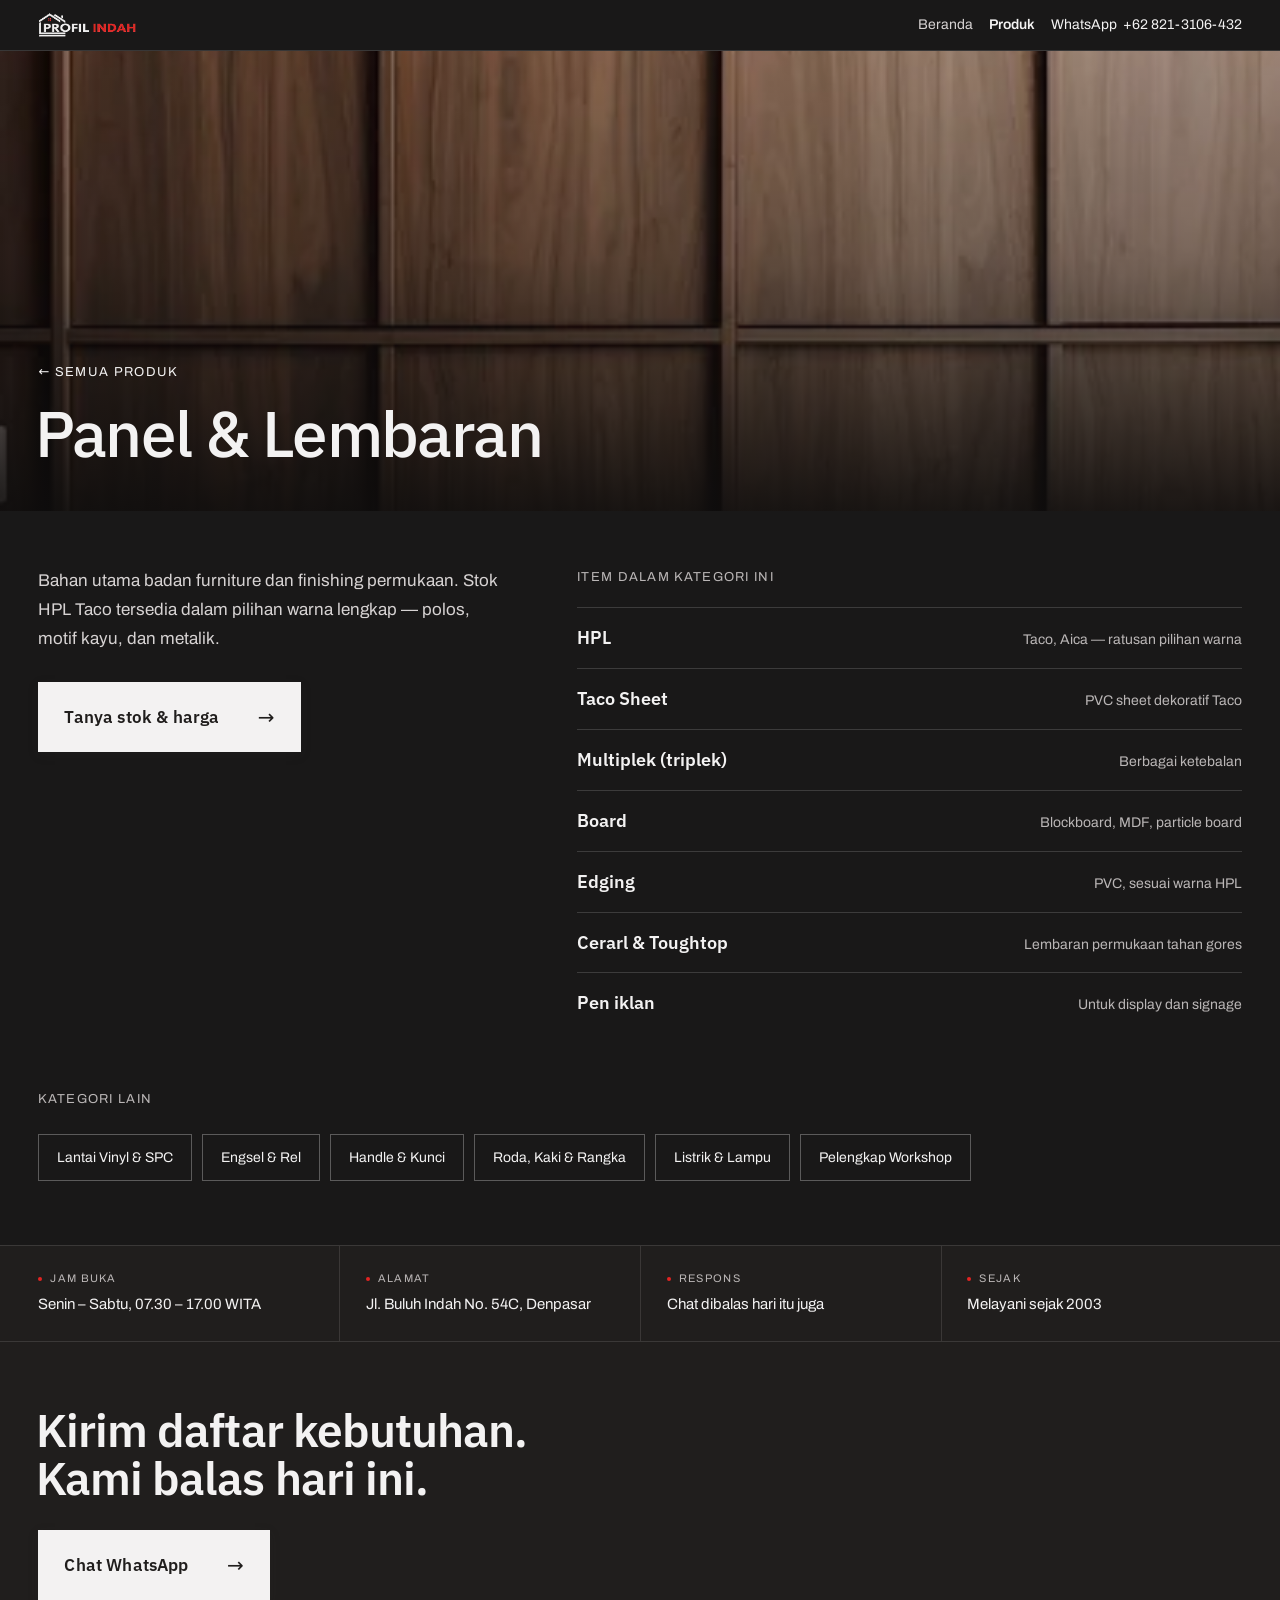
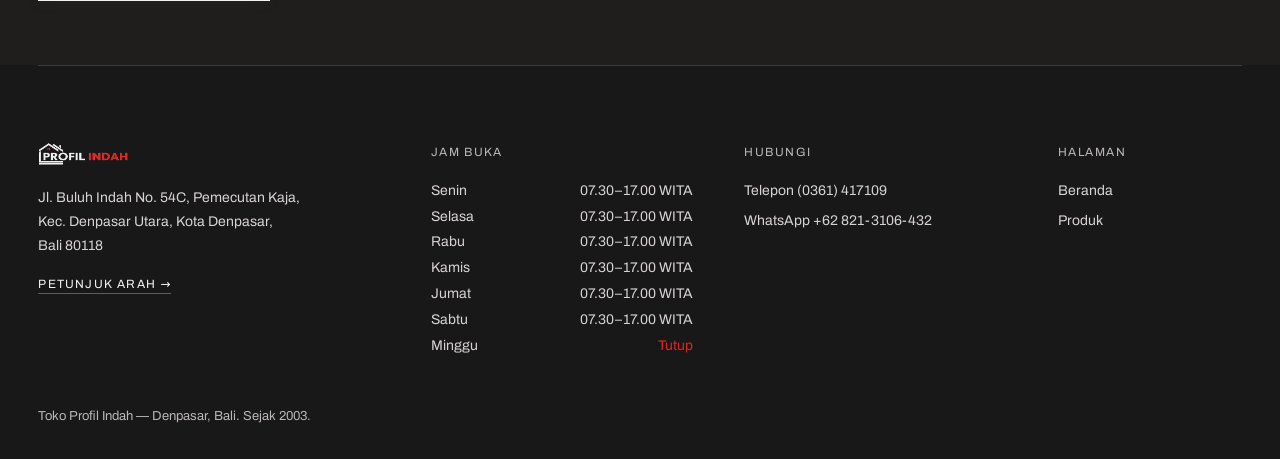
<file: kategori-panel.html>
<!DOCTYPE html>
<html lang="id">
<head>
<meta charset="utf-8">
<meta name="viewport" content="width=device-width, initial-scale=1">
<title>HPL, Multiplek &amp; Taco Sheet di Denpasar — Profil Indah</title>
<meta name="description" content="HPL Taco dan Aica, multiplek (triplek), Taco Sheet, MDF, dan edging PVC di Toko Profil Indah, Jl. Buluh Indah, Denpasar. Tanya stok lewat WhatsApp.">
<link rel="canonical" href="https://profilindah.id/kategori-panel">
<meta property="og:type" content="website">
<meta property="og:site_name" content="Toko Profil Indah">
<meta property="og:locale" content="id_ID">
<meta property="og:title" content="HPL, Multiplek &amp; Taco Sheet di Denpasar — Profil Indah">
<meta property="og:description" content="HPL Taco dan Aica, multiplek (triplek), Taco Sheet, MDF, dan edging PVC di Toko Profil Indah, Jl. Buluh Indah, Denpasar. Tanya stok lewat WhatsApp.">
<meta property="og:url" content="https://profilindah.id/kategori-panel">
<meta property="og:image" content="https://profilindah.id/assets/og-profil-indah.jpg">
<meta property="og:image:width" content="1200">
<meta property="og:image:height" content="630">
<meta property="og:image:alt" content="Toko Profil Indah: Solusi Material Interior Lengkap &amp; Terpercaya">
<meta name="twitter:card" content="summary_large_image">
<link rel="preload" href="/fonts/ibm-plex-sans-latin-500-normal.woff2" as="font" type="font/woff2" crossorigin="">
<link rel="preload" href="/fonts/archivo-latin-400-normal.woff2" as="font" type="font/woff2" crossorigin="">
<style>
/* Modernist — design-system tokens and component classes. This file is the source of truth for the system's look; retune it here and see readme.md. */
/* Self-hosted (OFL-1.1, via @fontsource 5.3.0). Same subsets and unicode-range as Google Fonts,
   so glyph coverage and fallbacks are unchanged; replaces two render-blocking requests to Google. */
@font-face { font-family: 'IBM Plex Sans'; font-style: normal; font-display: swap; font-weight: 400; src: url(/fonts/ibm-plex-sans-latin-ext-400-normal.woff2) format('woff2'); unicode-range: U+0100-02BA,U+02BD-02C5,U+02C7-02CC,U+02CE-02D7,U+02DD-02FF,U+0304,U+0308,U+0329,U+1D00-1DBF,U+1E00-1E9F,U+1EF2-1EFF,U+2020,U+20A0-20AB,U+20AD-20C0,U+2113,U+2C60-2C7F,U+A720-A7FF; }
@font-face { font-family: 'IBM Plex Sans'; font-style: normal; font-display: swap; font-weight: 400; src: url(/fonts/ibm-plex-sans-latin-400-normal.woff2) format('woff2'); unicode-range: U+0000-00FF,U+0131,U+0152-0153,U+02BB-02BC,U+02C6,U+02DA,U+02DC,U+0304,U+0308,U+0329,U+2000-206F,U+20AC,U+2122,U+2191,U+2193,U+2212,U+2215,U+FEFF,U+FFFD; }
@font-face { font-family: 'IBM Plex Sans'; font-style: normal; font-display: swap; font-weight: 500; src: url(/fonts/ibm-plex-sans-latin-ext-500-normal.woff2) format('woff2'); unicode-range: U+0100-02BA,U+02BD-02C5,U+02C7-02CC,U+02CE-02D7,U+02DD-02FF,U+0304,U+0308,U+0329,U+1D00-1DBF,U+1E00-1E9F,U+1EF2-1EFF,U+2020,U+20A0-20AB,U+20AD-20C0,U+2113,U+2C60-2C7F,U+A720-A7FF; }
@font-face { font-family: 'IBM Plex Sans'; font-style: normal; font-display: swap; font-weight: 500; src: url(/fonts/ibm-plex-sans-latin-500-normal.woff2) format('woff2'); unicode-range: U+0000-00FF,U+0131,U+0152-0153,U+02BB-02BC,U+02C6,U+02DA,U+02DC,U+0304,U+0308,U+0329,U+2000-206F,U+20AC,U+2122,U+2191,U+2193,U+2212,U+2215,U+FEFF,U+FFFD; }
@font-face { font-family: 'IBM Plex Sans'; font-style: normal; font-display: swap; font-weight: 600; src: url(/fonts/ibm-plex-sans-latin-ext-600-normal.woff2) format('woff2'); unicode-range: U+0100-02BA,U+02BD-02C5,U+02C7-02CC,U+02CE-02D7,U+02DD-02FF,U+0304,U+0308,U+0329,U+1D00-1DBF,U+1E00-1E9F,U+1EF2-1EFF,U+2020,U+20A0-20AB,U+20AD-20C0,U+2113,U+2C60-2C7F,U+A720-A7FF; }
@font-face { font-family: 'IBM Plex Sans'; font-style: normal; font-display: swap; font-weight: 600; src: url(/fonts/ibm-plex-sans-latin-600-normal.woff2) format('woff2'); unicode-range: U+0000-00FF,U+0131,U+0152-0153,U+02BB-02BC,U+02C6,U+02DA,U+02DC,U+0304,U+0308,U+0329,U+2000-206F,U+20AC,U+2122,U+2191,U+2193,U+2212,U+2215,U+FEFF,U+FFFD; }
@font-face { font-family: 'Archivo'; font-style: normal; font-display: swap; font-weight: 400; src: url(/fonts/archivo-latin-ext-400-normal.woff2) format('woff2'); unicode-range: U+0100-02BA,U+02BD-02C5,U+02C7-02CC,U+02CE-02D7,U+02DD-02FF,U+0304,U+0308,U+0329,U+1D00-1DBF,U+1E00-1E9F,U+1EF2-1EFF,U+2020,U+20A0-20AB,U+20AD-20C0,U+2113,U+2C60-2C7F,U+A720-A7FF; }
@font-face { font-family: 'Archivo'; font-style: normal; font-display: swap; font-weight: 400; src: url(/fonts/archivo-latin-400-normal.woff2) format('woff2'); unicode-range: U+0000-00FF,U+0131,U+0152-0153,U+02BB-02BC,U+02C6,U+02DA,U+02DC,U+0304,U+0308,U+0329,U+2000-206F,U+20AC,U+2122,U+2191,U+2193,U+2212,U+2215,U+FEFF,U+FFFD; }
@font-face { font-family: 'Archivo'; font-style: normal; font-display: swap; font-weight: 600; src: url(/fonts/archivo-latin-ext-600-normal.woff2) format('woff2'); unicode-range: U+0100-02BA,U+02BD-02C5,U+02C7-02CC,U+02CE-02D7,U+02DD-02FF,U+0304,U+0308,U+0329,U+1D00-1DBF,U+1E00-1E9F,U+1EF2-1EFF,U+2020,U+20A0-20AB,U+20AD-20C0,U+2113,U+2C60-2C7F,U+A720-A7FF; }
@font-face { font-family: 'Archivo'; font-style: normal; font-display: swap; font-weight: 600; src: url(/fonts/archivo-latin-600-normal.woff2) format('woff2'); unicode-range: U+0000-00FF,U+0131,U+0152-0153,U+02BB-02BC,U+02C6,U+02DA,U+02DC,U+0304,U+0308,U+0329,U+2000-206F,U+20AC,U+2122,U+2191,U+2193,U+2212,U+2215,U+FEFF,U+FFFD; }
@font-face { font-family: 'Archivo'; font-style: normal; font-display: swap; font-weight: 800; src: url(/fonts/archivo-latin-ext-800-normal.woff2) format('woff2'); unicode-range: U+0100-02BA,U+02BD-02C5,U+02C7-02CC,U+02CE-02D7,U+02DD-02FF,U+0304,U+0308,U+0329,U+1D00-1DBF,U+1E00-1E9F,U+1EF2-1EFF,U+2020,U+20A0-20AB,U+20AD-20C0,U+2113,U+2C60-2C7F,U+A720-A7FF; }
@font-face { font-family: 'Archivo'; font-style: normal; font-display: swap; font-weight: 800; src: url(/fonts/archivo-latin-800-normal.woff2) format('woff2'); unicode-range: U+0000-00FF,U+0131,U+0152-0153,U+02BB-02BC,U+02C6,U+02DA,U+02DC,U+0304,U+0308,U+0329,U+2000-206F,U+20AC,U+2122,U+2191,U+2193,U+2212,U+2215,U+FEFF,U+FFFD; }

:root {
  --color-bg: #f3f2f2;
  --color-surface: #eae9e9;
  --color-text: #201e1d;
  --color-accent: #ec3013;
  --color-accent-2: #e15b47;
  --color-divider: color-mix(in srgb, #201e1d 40%, transparent);

  /* Tonal ramps — generated in OKLCH on one shared lightness scale, so the
     same step of any role matches the others in visual value. */
  --color-neutral-100: #f8f4f4;
  --color-neutral-200: #eae7e7;
  --color-neutral-300: #d7d3d3;
  --color-neutral-400: #bab6b6;
  --color-neutral-500: #9b9797;
  --color-neutral-600: #7d7979;
  --color-neutral-700: #605d5d;
  --color-neutral-800: #444141;
  --color-neutral-900: #2d2b2b;

  --color-accent-100: #fff2ef;
  --color-accent-200: #ffe0d9;
  --color-accent-300: #ffc4b8;
  --color-accent-400: #ff9783;
  --color-accent-500: #ff563c;
  --color-accent-600: #dd2b0f;
  --color-accent-700: #ae1800;
  --color-accent-800: #7c1405;
  --color-accent-900: #4d170e;

  --color-accent-2-100: #fff2ef;
  --color-accent-2-200: #ffe0da;
  --color-accent-2-300: #ffc4b9;
  --color-accent-2-400: #ff9784;
  --color-accent-2-500: #ef6853;
  --color-accent-2-600: #c94b39;
  --color-accent-2-700: #9e3526;
  --color-accent-2-800: #71261b;
  --color-accent-2-900: #471d16;

  --font-heading: "Archivo", system-ui, sans-serif;
  --font-heading-weight: 800;
  --font-body: "Archivo", system-ui, sans-serif;

  --space-1: 4.0px;
  --space-2: 8.0px;
  --space-3: 12.0px;
  --space-4: 16.0px;
  --space-6: 24.0px;
  --space-8: 32.0px;

  --radius-sm: 0px;
  --radius-md: 0px;
  --radius-lg: 0px;

  /* Elevation — derived from the ground: soft ink-tinted shadows on a
     light theme, a hairline edge + ambient darkness on a dark one. */
  --shadow-sm: 0 1px 2px color-mix(in srgb, #2d2b2b 14%, transparent);
  --shadow-md: 0 3px 10px color-mix(in srgb, #2d2b2b 16%, transparent);
  --shadow-lg: 0 12px 32px color-mix(in srgb, #2d2b2b 22%, transparent);
}

body {
  background: var(--color-bg);
  color: var(--color-text);
  font-family: var(--font-body);
}
h1, h2, h3, h4 { font-family: var(--font-heading); font-weight: var(--font-heading-weight); }

.grayscale{filter:grayscale(1) contrast(1.08)}

/* ══════════════════════════════════════════════════════════════════════════
   Components — built with the tokens above. Plain CSS
   on plain HTML: no JavaScript, no build step. Each class is documented in
   readme.md and demonstrated in foundations/ and components/.
   ══════════════════════════════════════════════════════════════════════ */

*, *::before, *::after { box-sizing: border-box; }
body { margin: 0; font-size: 15px; line-height: 1.55; font-weight: 400; }
h1, h2, h3, h4, h5, h6 {
  font-family: var(--font-heading); font-weight: var(--font-heading-weight);
  line-height: 1.12; letter-spacing: -0.015em; margin: 0 0 var(--space-2);
}
h1 { font-size: 42px; }
h2 { font-size: 32px; }
h3 { font-size: 25px; }
h4 { font-size: 20px; }
h5 { font-size: 16px; }
h6 { font-size: 13px; }
h6 { letter-spacing: 0.08em; text-transform: uppercase; }
p { margin: 0 0 var(--space-3); }
a { color: var(--color-accent); text-underline-offset: 3px; }
img { display: block; max-width: 100%; }
figure { margin: 0; }
figcaption {
  font-size: 11px; margin-top: var(--space-1);
  color: color-mix(in srgb, var(--color-text) 55%, transparent);
}
.text-muted { color: color-mix(in srgb, var(--color-text) 55%, transparent); }
:focus { outline: none; }
:focus-visible { outline: 2px solid var(--color-accent); outline-offset: 2px; }
::selection { background: color-mix(in srgb, var(--color-accent) 30%, transparent); }

/* — rules — */
.hr {
  height: 2px; border: 0; margin: var(--space-4) 0;
  background: var(--color-divider);
}

/* — buttons — */
.btn {
  display: inline-flex; align-items: center; justify-content: center; gap: 6px;
  cursor: pointer; text-decoration: none;
  font-family: var(--font-heading); font-weight: var(--font-heading-weight);
  font-size: 14px; line-height: 1.2; color: var(--color-text); /* matches the .input's 14px —
     the pair sits side by side in sign-up rows */
  background: transparent; border: 1px solid transparent;
  padding: var(--space-2) calc(var(--space-3) * 1.2);
  border-radius: var(--radius-md);
}
.btn svg { display: block; }
.btn:disabled { opacity: 0.45; cursor: not-allowed; }
.btn-primary { background: var(--color-accent); color: var(--color-bg); }
.btn-primary:hover { background: var(--color-accent-600); }
.btn-primary:active { background: var(--color-accent-700); }
.btn-secondary { border-color: var(--color-divider); }
.btn-secondary:hover { background: color-mix(in srgb, var(--color-text) 7%, transparent); }
.btn-secondary:active { background: color-mix(in srgb, var(--color-text) 14%, transparent); }
.btn-ghost { color: var(--color-accent); padding-inline: var(--space-1); }
.btn-ghost:hover { background: color-mix(in srgb, var(--color-accent) 10%, transparent); }
.btn-ghost:active { background: color-mix(in srgb, var(--color-accent) 18%, transparent); }
.btn-icon { width: 36px; height: 36px; padding: 0; }
.btn-block { width: 100%; margin-top: var(--space-2); justify-content: flex-start; text-align: left; }

/* — forms — */
.field > label {
  display: block; font-size: 12px; margin-bottom: 5px;
  color: color-mix(in srgb, var(--color-text) 70%, transparent);
}
.input {
  width: 100%; min-height: 36px; padding: 6px 10px; font: inherit;
  font-size: 14px; color: var(--color-text); caret-color: var(--color-accent);
  background: var(--color-surface);
  border: 1px solid var(--color-divider); border-radius: var(--radius-md);
}
.input:hover { border-color: color-mix(in srgb, var(--color-text) 45%, transparent); }
.input:focus-visible { border-color: var(--color-accent); outline-offset: 0; }
textarea.input { min-height: 90px; resize: vertical; }
.radio { display: inline-flex; align-items: center; gap: 8px; cursor: pointer; font-size: 14px; }
.radio input, .seg-opt input {
  position: absolute; opacity: 0; width: 0; height: 0; pointer-events: none;
}
.radio .dot {
  width: 16px; height: 16px; flex: none; border-radius: 50%;
  border: 1.5px solid var(--color-divider);
}
.radio:hover .dot { border-color: var(--color-accent); }
.radio input:checked + .dot {
  border-color: var(--color-accent); background: var(--color-accent);
  box-shadow: inset 0 0 0 4px var(--color-bg);
}
.radio input:focus-visible + .dot { outline: 2px solid var(--color-accent); outline-offset: 2px; }
.seg {
  display: inline-flex; overflow: hidden;
  border: 1px solid var(--color-divider); border-radius: var(--radius-md);
}
.seg-opt {
  display: inline-flex; align-items: center; gap: 6px;
  padding: 7px 12px; font-size: 13px; cursor: pointer;
}
.seg-opt + .seg-opt { border-left: 1px solid var(--color-divider); }
.seg-opt:has(input:checked) { background: var(--color-accent); color: var(--color-bg); }
.seg-opt:not(:has(input:checked)):hover { background: color-mix(in srgb, var(--color-text) 7%, transparent); }
.seg-opt:has(input:focus-visible) { outline: 2px solid var(--color-accent); outline-offset: -2px; }

/* — cards — */
.card {
  display: flex; flex-direction: column; gap: var(--space-2);
  padding: var(--space-3); border-radius: var(--radius-md); background: var(--color-surface);
}
.card-kicker { font-size: 10px; letter-spacing: 0.1em; text-transform: uppercase; color: var(--color-accent); }
.card-title {
  font-family: var(--font-heading); font-weight: var(--font-heading-weight);
  font-size: 17px; line-height: 1.2;
}
.card-body { margin: 0; font-size: 13px; opacity: 0.8; flex: 1; }
.card-meta {
  display: flex; align-items: center; gap: 6px; font-size: 11px;
  color: color-mix(in srgb, var(--color-text) 50%, transparent);
}
.elev-sm { box-shadow: var(--shadow-sm); }
.elev-md { box-shadow: var(--shadow-md); }
.elev-lg { box-shadow: var(--shadow-lg); }

/* — tags — */
.tag {
  display: inline-flex; align-items: center; font-size: 11px;
  letter-spacing: 0.02em; padding: 3px 10px;
  border-radius: calc(var(--radius-md) * 0.75);
}
.tag-accent { background: var(--color-accent-100); color: var(--color-accent-800); }
.tag-accent-2 { background: var(--color-accent-2-100); color: var(--color-accent-2-800); }
.tag-neutral { background: var(--color-neutral-100); color: var(--color-neutral-800); }
.tag-outline { border: 1px solid var(--color-accent); color: var(--color-accent); }

/* — navigation — */
.nav {
  display: flex; align-items: center; gap: var(--space-4);
  padding: var(--space-3) var(--space-4);
  border-bottom: 2px solid var(--color-divider);
}
.nav-brand {
  font-family: var(--font-heading); font-weight: var(--font-heading-weight);
  font-size: 18px; margin-right: auto;
}
.nav a { color: inherit; text-decoration: none; font-size: 14px; }
.nav a:hover, .nav a[aria-current='page'] { color: var(--color-accent); }

/* — tables — */
.table { width: 100%; border-collapse: collapse; font-size: 14px; }
.table th {
  text-align: left; font-size: 11px; letter-spacing: 0.08em; text-transform: uppercase;
  color: color-mix(in srgb, var(--color-text) 60%, transparent);
  padding: var(--space-2); border-bottom: 2px solid var(--color-divider);
}
.table td {
  padding: var(--space-2);
  border-bottom: 1px solid var(--color-divider);
}
.table tbody tr:hover { background: color-mix(in srgb, var(--color-text) 4%, transparent); }

/* — dialog — */
.dialog-backdrop {
  position: fixed; inset: 0; display: grid; place-items: center;
  padding: var(--space-4);
  background: color-mix(in srgb, var(--color-neutral-900) 50%, transparent);
}
.dialog {
  width: min(440px, 100%); display: flex; flex-direction: column; gap: var(--space-3);
  padding: var(--space-4); border-radius: var(--radius-lg);
  background: var(--color-surface); box-shadow: var(--shadow-lg);
}
.dialog-title {
  font-family: var(--font-heading); font-weight: var(--font-heading-weight);
  font-size: 20px;
}
.dialog-body { font-size: 14px; opacity: 0.85; }
.dialog-actions { display: flex; justify-content: flex-end; gap: var(--space-2); margin-top: var(--space-2); }
</style>
<link rel="icon" type="image/png" sizes="32x32" href="assets/pi-icon-32.png">
<link rel="icon" type="image/png" sizes="512x512" href="assets/pi-icon-512.png">
<link rel="apple-touch-icon" sizes="180x180" href="assets/pi-icon-180.png">
<style>
  :root { --color-accent: #e22422; --color-accent-500: #e22422; }
  body { margin: 0; text-wrap: pretty; }
  a { color: var(--color-accent-700); }
  a:hover { color: var(--color-accent); }
  .pi-wrap { max-width: 1240px; margin: 0 auto; padding: 0 clamp(20px, 5vw, 72px); }
  .pi-hero { height: min(52vh, 460px); }
  @media (max-width: 700px) { .pi-2col { grid-template-columns: 1fr !important; } }
  @media (max-width: 640px) { .nav a.pi-navlink { display: none; } }
  .pi-cta { transition: background 0.3s, border-color 0.3s, box-shadow 0.3s, transform 0.3s; }
  .pi-cta:hover { background: var(--color-text); border-color: var(--color-text); box-shadow: var(--shadow-lg); transform: translateY(-2px); }
  .pi-cta:active { box-shadow: var(--shadow-sm); transform: translateY(0); }
  .pi-cta-arrow { transition: transform 0.35s cubic-bezier(0.2, 0.7, 0.2, 1); }
  .pi-cta:hover .pi-cta-arrow, .pi-cta2:hover .pi-cta-arrow, .pi-ctaw:hover .pi-cta-arrow { transform: translateX(8px); }
  .pi-cta2 { transition: background 0.3s, color 0.3s, box-shadow 0.3s, transform 0.3s; }
  .pi-cta2:hover { background: var(--color-text); color: var(--color-bg); box-shadow: var(--shadow-md); transform: translateY(-2px); }
  .pi-cta2:active { box-shadow: none; transform: translateY(0); }
  .pi-ctaw { transition: background 0.3s, color 0.3s, transform 0.3s; }
  .pi-ctaw:hover { background: var(--color-bg); color: var(--color-text); transform: translateY(-2px); }
  .container-fluid { padding-right: max(clamp(20px, 3vw, 56px), calc((100% - 1440px) / 2)); padding-left: max(clamp(20px, 3vw, 56px), calc((100% - 1440px) / 2)); }
  :root { --font-heading: 'IBM Plex Sans', system-ui, sans-serif; }
  h1, h2, h3, h4, h5, h6 { font-family: var(--font-heading); }
  .pi-wrap { max-width: none !important; margin: 0 !important; padding-left: max(clamp(20px, 3vw, 56px), calc((100% - 1440px) / 2)) !important; padding-right: max(clamp(20px, 3vw, 56px), calc((100% - 1440px) / 2)) !important; }
  .nav a.pi-navlink:hover { color: var(--color-bg) !important; }
  .pi-lux { transition: background 0.3s, color 0.3s, border-color 0.3s, box-shadow 0.3s, transform 0.3s; }
  .pi-lux:hover { background: var(--color-accent); border-color: var(--color-accent); color: var(--color-bg); box-shadow: var(--shadow-lg); transform: translateY(-2px); }
  .pi-lux:active { box-shadow: var(--shadow-sm); transform: translateY(0); }
  .pi-lux:hover .pi-cta-arrow { transform: translateX(8px); }
  .pi-chip { transition: background 0.25s, color 0.25s, border-color 0.25s; }
  .pi-chip:hover { background: var(--color-bg); color: var(--color-text) !important; border-color: var(--color-bg); }
  body { background: color-mix(in oklch, var(--color-neutral-900) 72%, black); }
  /* Diambil dari CSS Home: strip & footer responsif (lihat build.py) */
  @media (max-width: 860px) { .pi-strip { grid-template-columns: repeat(2, minmax(0, 1fr)) !important; } .pi-strip > div { border-left: none !important; padding-left: 0 !important; } }
  @media (max-width: 900px) { .pi-foot { grid-template-columns: repeat(2, minmax(0, 1fr)) !important; } }
  @media (max-width: 520px) { .pi-foot { grid-template-columns: 1fr !important; } }
</style>
<style>
html, body { background: color-mix(in oklch, var(--color-neutral-900) 72%, black); }
@keyframes piPageIn { from { opacity: 0.01; } to { opacity: 1; } }
body > * { animation: piPageIn 0.7s cubic-bezier(0.25, 0.1, 0.25, 1) 0.05s both; }
body.pi-leaving > * { opacity: 0 !important; transition: opacity 0.38s cubic-bezier(0.4, 0, 0.2, 1); animation: none; }
@media (prefers-reduced-motion: reduce) { body > * { animation: none; } body.pi-leaving > * { transition: none; } }
</style>
<script src="js/site.js?v=c7ed2e5c" defer></script>
</head>
<body>
<div style="background: color-mix(in oklch, var(--color-neutral-900) 72%, black); color: var(--color-bg); min-height: 100vh;">

  <nav class="nav" style="position: sticky; top: 0; z-index: 20; background: color-mix(in oklch, var(--color-neutral-900) 72%, black); border-bottom: 1px solid color-mix(in srgb, var(--color-bg) 14%, transparent); padding-inline: max(clamp(20px, 3vw, 56px), calc((100% - 1440px) / 2));">
    <a class="nav-brand" href="/" style="display: flex; align-items: center; margin-right: auto;"><img src="assets/logo-wordmark-light.png" alt="Profil Indah" style="display: block; height: 26px; width: auto;"></a>
    <a class="pi-navlink" href="/" style="text-decoration: none; white-space: nowrap; color: var(--color-neutral-300);">Beranda</a>
    <a class="pi-navlink" href="produk" style="text-decoration: none; white-space: nowrap; color: var(--color-bg); font-weight: 600;">Produk</a>
    <a href="https://wa.me/628213106432" target="_blank" rel="noopener" style="text-decoration: none; white-space: nowrap; color: var(--color-bg);">WhatsApp &nbsp;+62 821-3106-432</a>
  </nav>

  <main>
  <section class="pi-hero" style="position: relative; overflow: hidden; background: color-mix(in oklch, var(--color-neutral-900) 72%, black);">
    <img src="assets/photo-walnut-panel.webp" alt="Panel walnut pada dinding" style="position: absolute; inset: 0; width: 100%; height: 100%; object-fit: cover;">
    <div style="position: absolute; inset: 0; background: linear-gradient(0deg, color-mix(in srgb, #0e0d0d 92%, transparent) 0%, color-mix(in srgb, #0e0d0d 40%, transparent) 55%, color-mix(in srgb, #0e0d0d 20%, transparent) 100%);"></div>
    <div class="pi-wrap" style="position: relative; height: 100%; display: flex; flex-direction: column; justify-content: flex-end; padding-bottom: 44px;">
      <a href="produk" style="font-size: 13px; letter-spacing: 0.1em; text-transform: uppercase; color: var(--color-bg); text-decoration: none; margin: 0 0 18px;">← Semua produk</a>
      <h1 style="font-weight: 500; font-size: clamp(34px, 5vw, 64px); line-height: 1.05; letter-spacing: -0.025em; margin: 0; margin-left: -0.058em; color: var(--color-bg); max-width: 16ch;">Panel &amp; Lembaran</h1>
    </div>
  </section>

  <div class="pi-wrap">
    <section class="pi-2col" style="display: grid; grid-template-columns: minmax(0, 5fr) minmax(0, 7fr); gap: 32px clamp(24px, 5vw, 80px); padding: 56px 0;">
      <div>
        <p style="font-size: 17px; line-height: 1.7; margin: 0 0 28px; color: var(--color-neutral-300);">Bahan utama badan furniture dan finishing permukaan. Stok HPL Taco tersedia dalam pilihan warna lengkap — polos, motif kayu, dan metalik.</p>
        <a class="pi-lux" href="https://wa.me/628213106432" target="_blank" rel="noopener" style="display: inline-flex; align-items: center; gap: clamp(24px, 3vw, 48px); padding: 20px 24px; text-decoration: none; background: var(--color-bg); color: var(--color-text); border: 2px solid var(--color-bg); box-shadow: var(--shadow-md);">
        <span style="font-family: var(--font-heading); font-weight: var(--font-heading-weight); font-size: 17px; letter-spacing: 0.01em; white-space: nowrap;">Tanya stok &amp; harga</span>
        <span class="pi-cta-arrow" style="font-family: var(--font-heading); font-size: 20px; line-height: 1;">&#8594;</span>
      </a>
      </div>
      <div>
        <span style="display: block; font-size: 13px; letter-spacing: 0.1em; text-transform: uppercase; color: var(--color-neutral-400); margin: 0 0 20px;">Item dalam kategori ini</span>
        <div style="border-top: 1px solid color-mix(in srgb, var(--color-bg) 16%, transparent); display: flex; justify-content: space-between; gap: 20px; align-items: baseline; padding: 16px 0;"><span style="font-family: var(--font-heading); font-weight: var(--font-heading-weight); font-size: 18px; color: var(--color-bg);">HPL</span>
<span style="font-size: 14px; line-height: 1.5; text-align: right; color: var(--color-neutral-400);">Taco, Aica — ratusan pilihan warna</span></div>
        <div style="border-top: 1px solid color-mix(in srgb, var(--color-bg) 16%, transparent); display: flex; justify-content: space-between; gap: 20px; align-items: baseline; padding: 16px 0;"><span style="font-family: var(--font-heading); font-weight: var(--font-heading-weight); font-size: 18px; color: var(--color-bg);">Taco Sheet</span>
<span style="font-size: 14px; line-height: 1.5; text-align: right; color: var(--color-neutral-400);">PVC sheet dekoratif Taco</span></div>
        <div style="border-top: 1px solid color-mix(in srgb, var(--color-bg) 16%, transparent); display: flex; justify-content: space-between; gap: 20px; align-items: baseline; padding: 16px 0;"><span style="font-family: var(--font-heading); font-weight: var(--font-heading-weight); font-size: 18px; color: var(--color-bg);">Multiplek (triplek)</span>
<span style="font-size: 14px; line-height: 1.5; text-align: right; color: var(--color-neutral-400);">Berbagai ketebalan</span></div>
        <div style="border-top: 1px solid color-mix(in srgb, var(--color-bg) 16%, transparent); display: flex; justify-content: space-between; gap: 20px; align-items: baseline; padding: 16px 0;"><span style="font-family: var(--font-heading); font-weight: var(--font-heading-weight); font-size: 18px; color: var(--color-bg);">Board</span>
<span style="font-size: 14px; line-height: 1.5; text-align: right; color: var(--color-neutral-400);">Blockboard, MDF, particle board</span></div>
        <div style="border-top: 1px solid color-mix(in srgb, var(--color-bg) 16%, transparent); display: flex; justify-content: space-between; gap: 20px; align-items: baseline; padding: 16px 0;"><span style="font-family: var(--font-heading); font-weight: var(--font-heading-weight); font-size: 18px; color: var(--color-bg);">Edging</span>
<span style="font-size: 14px; line-height: 1.5; text-align: right; color: var(--color-neutral-400);">PVC, sesuai warna HPL</span></div>
        <div style="border-top: 1px solid color-mix(in srgb, var(--color-bg) 16%, transparent); display: flex; justify-content: space-between; gap: 20px; align-items: baseline; padding: 16px 0;"><span style="font-family: var(--font-heading); font-weight: var(--font-heading-weight); font-size: 18px; color: var(--color-bg);">Cerarl &amp; Toughtop</span>
<span style="font-size: 14px; line-height: 1.5; text-align: right; color: var(--color-neutral-400);">Lembaran permukaan tahan gores</span></div>
        <div style="border-top: 1px solid color-mix(in srgb, var(--color-bg) 16%, transparent); display: flex; justify-content: space-between; gap: 20px; align-items: baseline; padding: 16px 0;"><span style="font-family: var(--font-heading); font-weight: var(--font-heading-weight); font-size: 18px; color: var(--color-bg);">Pen iklan</span>
<span style="font-size: 14px; line-height: 1.5; text-align: right; color: var(--color-neutral-400);">Untuk display dan signage</span></div>
      </div>
    </section>
  </div>

  <div class="pi-wrap">
    <section style="padding: 0 0 64px;">
      <span style="display: block; font-size: 13px; letter-spacing: 0.1em; text-transform: uppercase; color: var(--color-neutral-400); margin: 0 0 24px;">Kategori lain</span>
      <div style="display: flex; flex-wrap: wrap; gap: 10px;"><a class="pi-chip" href="kategori-lantai" style="display: inline-flex; align-items: center; padding: 12px 18px; font-size: 14px; text-decoration: none; color: var(--color-bg); border: 1px solid color-mix(in srgb, var(--color-bg) 30%, transparent);">Lantai Vinyl &amp; SPC</a>
<a class="pi-chip" href="kategori-engsel" style="display: inline-flex; align-items: center; padding: 12px 18px; font-size: 14px; text-decoration: none; color: var(--color-bg); border: 1px solid color-mix(in srgb, var(--color-bg) 30%, transparent);">Engsel &amp; Rel</a>
<a class="pi-chip" href="kategori-handle" style="display: inline-flex; align-items: center; padding: 12px 18px; font-size: 14px; text-decoration: none; color: var(--color-bg); border: 1px solid color-mix(in srgb, var(--color-bg) 30%, transparent);">Handle &amp; Kunci</a>
<a class="pi-chip" href="kategori-roda" style="display: inline-flex; align-items: center; padding: 12px 18px; font-size: 14px; text-decoration: none; color: var(--color-bg); border: 1px solid color-mix(in srgb, var(--color-bg) 30%, transparent);">Roda, Kaki &amp; Rangka</a>
<a class="pi-chip" href="kategori-listrik" style="display: inline-flex; align-items: center; padding: 12px 18px; font-size: 14px; text-decoration: none; color: var(--color-bg); border: 1px solid color-mix(in srgb, var(--color-bg) 30%, transparent);">Listrik &amp; Lampu</a>
<a class="pi-chip" href="kategori-pelengkap" style="display: inline-flex; align-items: center; padding: 12px 18px; font-size: 14px; text-decoration: none; color: var(--color-bg); border: 1px solid color-mix(in srgb, var(--color-bg) 30%, transparent);">Pelengkap Workshop</a></div>
    </section>
  </div>

  <div style="background: var(--color-text); border-top: 1px solid color-mix(in srgb, var(--color-bg) 12%, transparent); border-bottom: 1px solid color-mix(in srgb, var(--color-bg) 12%, transparent);">
    <div class="pi-wrap">
      <div class="pi-strip" style="display: grid; grid-template-columns: repeat(4, minmax(0, 1fr));">
        <div style="padding: 24px clamp(16px, 2vw, 32px) 24px 0;">
          <span style="display: flex; align-items: center; gap: 8px; font-size: 11px; letter-spacing: 0.12em; text-transform: uppercase; color: var(--color-neutral-400); margin: 0 0 6px;"><span aria-hidden="true" style="width: 4px; height: 4px; border-radius: 50%; background: var(--color-accent);"></span>Jam buka</span>
          <span style="display: block; font-size: 15px; color: var(--color-bg);">Senin – Sabtu, 07.30 – 17.00 WITA</span>
        </div>
        <div style="padding: 24px clamp(16px, 2vw, 32px) 24px clamp(16px, 2vw, 32px); border-left: 1px solid color-mix(in srgb, var(--color-bg) 12%, transparent);">
          <span style="display: flex; align-items: center; gap: 8px; font-size: 11px; letter-spacing: 0.12em; text-transform: uppercase; color: var(--color-neutral-400); margin: 0 0 6px;"><span aria-hidden="true" style="width: 4px; height: 4px; border-radius: 50%; background: var(--color-accent);"></span>Alamat</span>
          <span style="display: block; font-size: 15px; color: var(--color-bg);">Jl. Buluh Indah No. 54C, Denpasar</span>
        </div>
        <div style="padding: 24px clamp(16px, 2vw, 32px) 24px clamp(16px, 2vw, 32px); border-left: 1px solid color-mix(in srgb, var(--color-bg) 12%, transparent);">
          <span style="display: flex; align-items: center; gap: 8px; font-size: 11px; letter-spacing: 0.12em; text-transform: uppercase; color: var(--color-neutral-400); margin: 0 0 6px;"><span aria-hidden="true" style="width: 4px; height: 4px; border-radius: 50%; background: var(--color-accent);"></span>Respons</span>
          <span style="display: block; font-size: 15px; color: var(--color-bg);">Chat dibalas hari itu juga</span>
        </div>
        <div style="padding: 24px 0 24px clamp(16px, 2vw, 32px); border-left: 1px solid color-mix(in srgb, var(--color-bg) 12%, transparent);">
          <span style="display: flex; align-items: center; gap: 8px; font-size: 11px; letter-spacing: 0.12em; text-transform: uppercase; color: var(--color-neutral-400); margin: 0 0 6px;"><span aria-hidden="true" style="width: 4px; height: 4px; border-radius: 50%; background: var(--color-accent);"></span>Sejak</span>
          <span style="display: block; font-size: 15px; color: var(--color-bg);">Melayani sejak 2003</span>
        </div>
      </div>
    </div>
  </div>
  <section style="background: var(--color-text); color: var(--color-bg); ">
    <div class="pi-wrap" style="padding-top: 64px; padding-bottom: 64px;">
      <h2 style="font-size: clamp(28px, 3.6vw, 48px); line-height: 1.05; letter-spacing: -0.02em; margin: 0 0 28px; margin-left: -0.058em; max-width: 18ch; color: var(--color-bg);">Kirim daftar kebutuhan. Kami balas hari ini.</h2>
      <a class="pi-lux" href="https://wa.me/628213106432" target="_blank" rel="noopener" style="display: inline-flex; align-items: center; gap: clamp(24px, 3vw, 48px); padding: 20px 24px; text-decoration: none; background: var(--color-bg); color: var(--color-text); border: 2px solid var(--color-bg); box-shadow: var(--shadow-md);">
        <span style="font-family: var(--font-heading); font-weight: var(--font-heading-weight); font-size: 17px; letter-spacing: 0.01em; white-space: nowrap;">Chat WhatsApp</span>
        <span class="pi-cta-arrow" style="font-family: var(--font-heading); font-size: 20px; line-height: 1;">&#8594;</span>
      </a>
    </div>
  </section>
  </main>

  <div class="pi-wrap">
    <footer style="padding: clamp(56px, 6vw, 80px) 0 32px; border-top: 1px solid color-mix(in srgb, var(--color-bg) 16%, transparent); font-size: 14px; line-height: 1.7; color: var(--color-neutral-300);">
      <div class="pi-foot" style="display: grid; grid-template-columns: minmax(0, 1.3fr) minmax(0, 1fr) minmax(0, 1fr) minmax(0, 0.7fr); gap: 40px clamp(24px, 4vw, 64px);">
        <div>
          <img loading="lazy" decoding="async" src="assets/logo-wordmark-light.png" alt="Profil Indah" style="display: block; height: 24px; width: auto; margin: 0 0 20px;">
          <p style="margin: 0 0 14px;">Jl. Buluh Indah No. 54C, Pemecutan Kaja,<br>Kec. Denpasar Utara, Kota Denpasar,<br>Bali 80118</p>
          <a href="https://maps.google.com/?q=Toko+Profil+Indah+Jl.+Buluh+Indah+No.54C+Denpasar" target="_blank" rel="noopener" style="font-size: 12px; letter-spacing: 0.1em; text-transform: uppercase; text-decoration: none; color: var(--color-bg); border-bottom: 1px solid var(--color-accent); padding-bottom: 2px;">Petunjuk arah &#8594;</a>
        </div>
        <div>
          <span style="display: block; font-size: 12px; letter-spacing: 0.12em; text-transform: uppercase; color: var(--color-neutral-400); margin: 0 0 16px;">Jam buka</span>
          <div style="display: grid; grid-template-columns: auto 1fr; gap: 2px 20px; max-width: 290px; white-space: nowrap;">
            <span>Senin</span>
            <span style="text-align: right;">07.30–17.00 WITA</span>
            <span>Selasa</span>
            <span style="text-align: right;">07.30–17.00 WITA</span>
            <span>Rabu</span>
            <span style="text-align: right;">07.30–17.00 WITA</span>
            <span>Kamis</span>
            <span style="text-align: right;">07.30–17.00 WITA</span>
            <span>Jumat</span>
            <span style="text-align: right;">07.30–17.00 WITA</span>
            <span>Sabtu</span>
            <span style="text-align: right;">07.30–17.00 WITA</span>
            <span>Minggu</span>
            <span style="text-align: right; color: var(--color-accent);">Tutup</span>
          </div>
        </div>
        <div>
          <span style="display: block; font-size: 12px; letter-spacing: 0.12em; text-transform: uppercase; color: var(--color-neutral-400); margin: 0 0 16px;">Hubungi</span>
          <p style="margin: 0 0 6px;"><a href="tel:+62361417109" style="text-decoration: none; color: var(--color-neutral-300);">Telepon (0361) 417109</a></p>
          <p style="margin: 0;"><a href="https://wa.me/628213106432" target="_blank" rel="noopener" style="text-decoration: none; color: var(--color-neutral-300);">WhatsApp +62 821-3106-432</a></p>
        </div>
        <div>
          <span style="display: block; font-size: 12px; letter-spacing: 0.12em; text-transform: uppercase; color: var(--color-neutral-400); margin: 0 0 16px;">Halaman</span>
          <div style="display: flex; flex-direction: column; gap: 6px;">
            <a href="/" style="text-decoration: none; color: var(--color-neutral-300);">Beranda</a>
            <a href="produk" style="text-decoration: none; color: var(--color-neutral-300);">Produk</a>
          </div>
        </div>
      </div>
      <p style="margin: 48px 0 0; font-size: 13px; color: var(--color-neutral-400);">Toko Profil Indah — Denpasar, Bali. Sejak 2003.</p>
    </footer>
  </div>

</div>
</body>
</html>
</file>
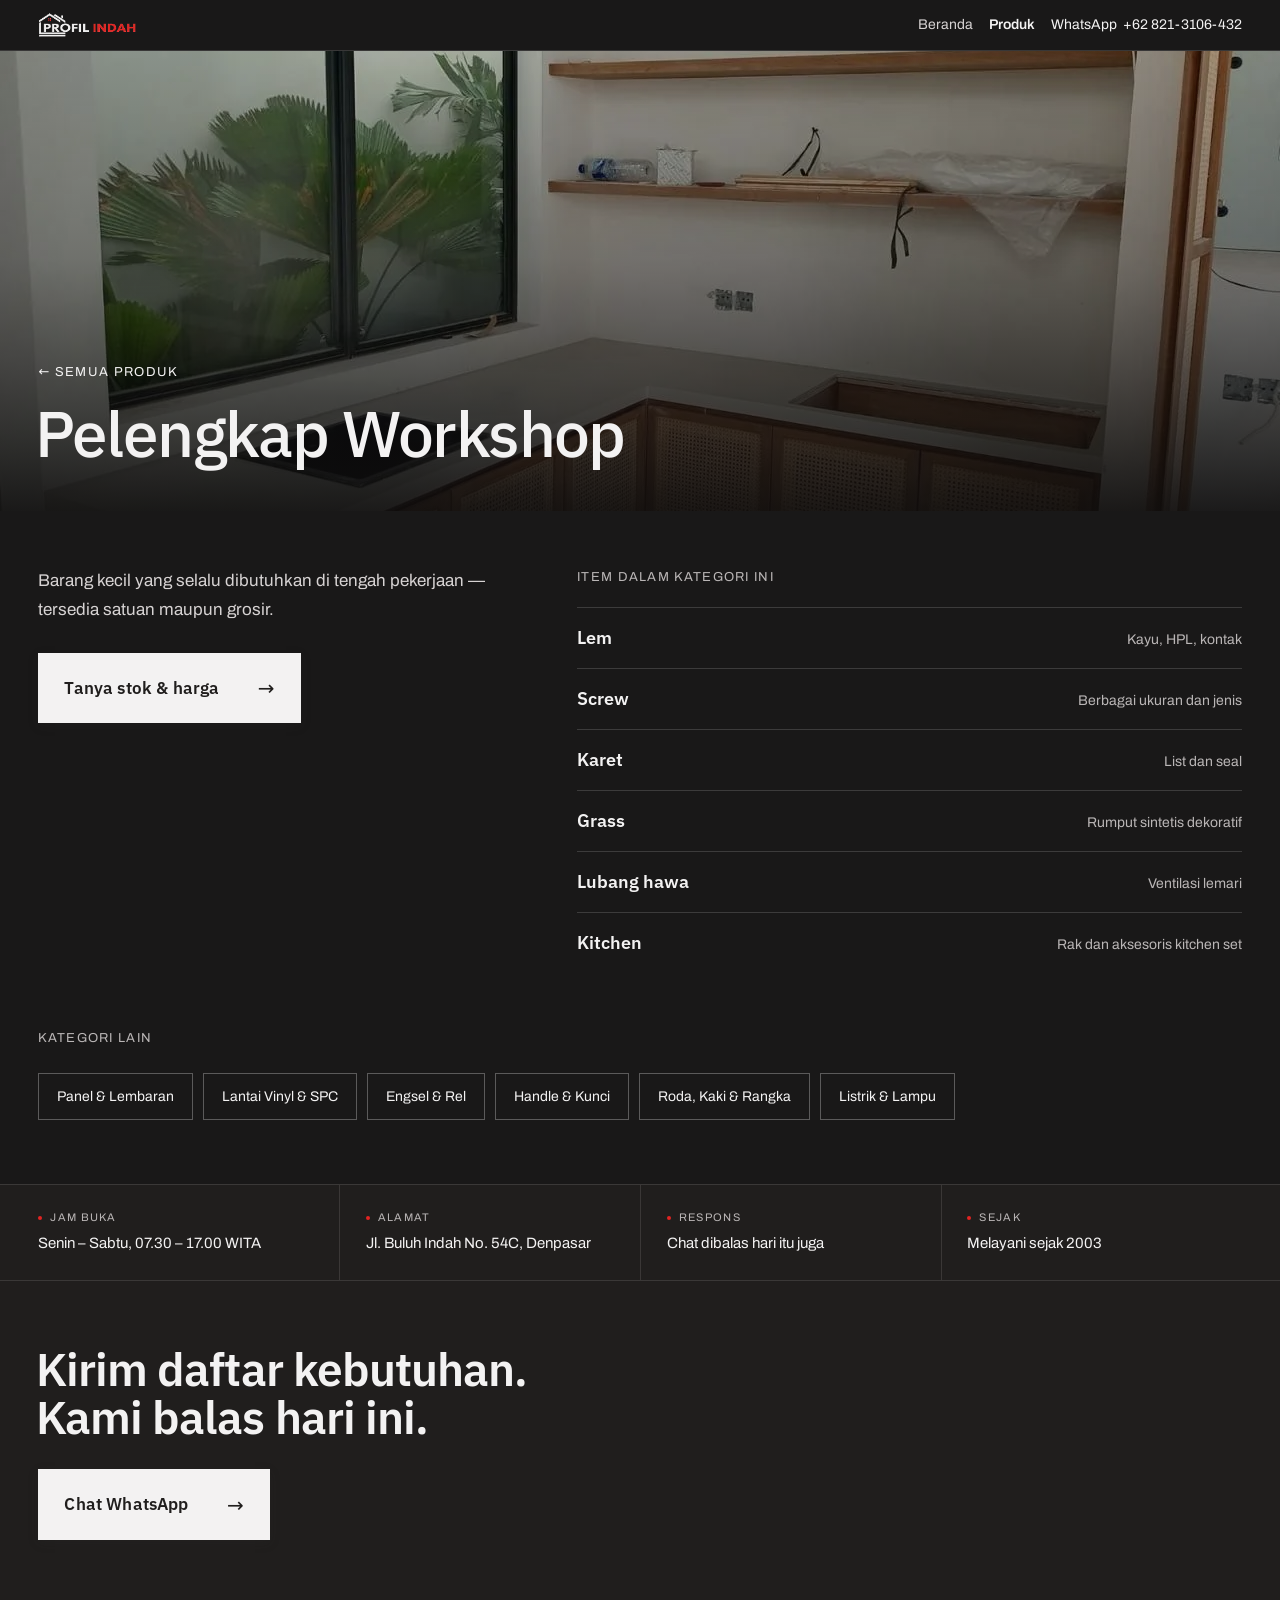
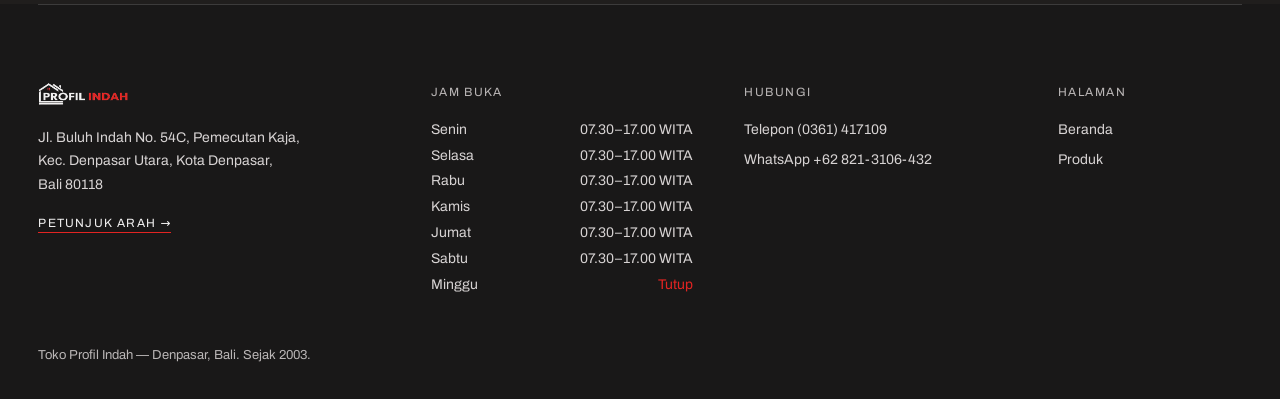
<file: kategori-pelengkap.html>
<!DOCTYPE html>
<html lang="id">
<head>
<meta charset="utf-8">
<meta name="viewport" content="width=device-width, initial-scale=1">
<title>Pelengkap Workshop — Toko Profil Indah</title>
<meta name="description" content="Barang kecil yang selalu dibutuhkan di tengah pekerjaan — tersedia satuan maupun grosir. Toko Profil Indah, Denpasar.">
<link rel="canonical" href="https://profilindah.id/kategori-pelengkap">
<meta property="og:type" content="website">
<meta property="og:site_name" content="Toko Profil Indah">
<meta property="og:locale" content="id_ID">
<meta property="og:title" content="Pelengkap Workshop — Toko Profil Indah">
<meta property="og:description" content="Barang kecil yang selalu dibutuhkan di tengah pekerjaan — tersedia satuan maupun grosir. Toko Profil Indah, Denpasar.">
<meta property="og:url" content="https://profilindah.id/kategori-pelengkap">
<meta property="og:image" content="https://profilindah.id/assets/og-profil-indah.jpg">
<meta property="og:image:width" content="1200">
<meta property="og:image:height" content="630">
<meta property="og:image:alt" content="Toko Profil Indah: Solusi Material Interior Lengkap &amp; Terpercaya">
<meta name="twitter:card" content="summary_large_image">
<link rel="preload" href="/fonts/ibm-plex-sans-latin-500-normal.woff2" as="font" type="font/woff2" crossorigin="">
<link rel="preload" href="/fonts/archivo-latin-400-normal.woff2" as="font" type="font/woff2" crossorigin="">
<style>
/* Modernist — design-system tokens and component classes. This file is the source of truth for the system's look; retune it here and see readme.md. */
/* Self-hosted (OFL-1.1, via @fontsource 5.3.0). Same subsets and unicode-range as Google Fonts,
   so glyph coverage and fallbacks are unchanged; replaces two render-blocking requests to Google. */
@font-face { font-family: 'IBM Plex Sans'; font-style: normal; font-display: swap; font-weight: 400; src: url(/fonts/ibm-plex-sans-latin-ext-400-normal.woff2) format('woff2'); unicode-range: U+0100-02BA,U+02BD-02C5,U+02C7-02CC,U+02CE-02D7,U+02DD-02FF,U+0304,U+0308,U+0329,U+1D00-1DBF,U+1E00-1E9F,U+1EF2-1EFF,U+2020,U+20A0-20AB,U+20AD-20C0,U+2113,U+2C60-2C7F,U+A720-A7FF; }
@font-face { font-family: 'IBM Plex Sans'; font-style: normal; font-display: swap; font-weight: 400; src: url(/fonts/ibm-plex-sans-latin-400-normal.woff2) format('woff2'); unicode-range: U+0000-00FF,U+0131,U+0152-0153,U+02BB-02BC,U+02C6,U+02DA,U+02DC,U+0304,U+0308,U+0329,U+2000-206F,U+20AC,U+2122,U+2191,U+2193,U+2212,U+2215,U+FEFF,U+FFFD; }
@font-face { font-family: 'IBM Plex Sans'; font-style: normal; font-display: swap; font-weight: 500; src: url(/fonts/ibm-plex-sans-latin-ext-500-normal.woff2) format('woff2'); unicode-range: U+0100-02BA,U+02BD-02C5,U+02C7-02CC,U+02CE-02D7,U+02DD-02FF,U+0304,U+0308,U+0329,U+1D00-1DBF,U+1E00-1E9F,U+1EF2-1EFF,U+2020,U+20A0-20AB,U+20AD-20C0,U+2113,U+2C60-2C7F,U+A720-A7FF; }
@font-face { font-family: 'IBM Plex Sans'; font-style: normal; font-display: swap; font-weight: 500; src: url(/fonts/ibm-plex-sans-latin-500-normal.woff2) format('woff2'); unicode-range: U+0000-00FF,U+0131,U+0152-0153,U+02BB-02BC,U+02C6,U+02DA,U+02DC,U+0304,U+0308,U+0329,U+2000-206F,U+20AC,U+2122,U+2191,U+2193,U+2212,U+2215,U+FEFF,U+FFFD; }
@font-face { font-family: 'IBM Plex Sans'; font-style: normal; font-display: swap; font-weight: 600; src: url(/fonts/ibm-plex-sans-latin-ext-600-normal.woff2) format('woff2'); unicode-range: U+0100-02BA,U+02BD-02C5,U+02C7-02CC,U+02CE-02D7,U+02DD-02FF,U+0304,U+0308,U+0329,U+1D00-1DBF,U+1E00-1E9F,U+1EF2-1EFF,U+2020,U+20A0-20AB,U+20AD-20C0,U+2113,U+2C60-2C7F,U+A720-A7FF; }
@font-face { font-family: 'IBM Plex Sans'; font-style: normal; font-display: swap; font-weight: 600; src: url(/fonts/ibm-plex-sans-latin-600-normal.woff2) format('woff2'); unicode-range: U+0000-00FF,U+0131,U+0152-0153,U+02BB-02BC,U+02C6,U+02DA,U+02DC,U+0304,U+0308,U+0329,U+2000-206F,U+20AC,U+2122,U+2191,U+2193,U+2212,U+2215,U+FEFF,U+FFFD; }
@font-face { font-family: 'Archivo'; font-style: normal; font-display: swap; font-weight: 400; src: url(/fonts/archivo-latin-ext-400-normal.woff2) format('woff2'); unicode-range: U+0100-02BA,U+02BD-02C5,U+02C7-02CC,U+02CE-02D7,U+02DD-02FF,U+0304,U+0308,U+0329,U+1D00-1DBF,U+1E00-1E9F,U+1EF2-1EFF,U+2020,U+20A0-20AB,U+20AD-20C0,U+2113,U+2C60-2C7F,U+A720-A7FF; }
@font-face { font-family: 'Archivo'; font-style: normal; font-display: swap; font-weight: 400; src: url(/fonts/archivo-latin-400-normal.woff2) format('woff2'); unicode-range: U+0000-00FF,U+0131,U+0152-0153,U+02BB-02BC,U+02C6,U+02DA,U+02DC,U+0304,U+0308,U+0329,U+2000-206F,U+20AC,U+2122,U+2191,U+2193,U+2212,U+2215,U+FEFF,U+FFFD; }
@font-face { font-family: 'Archivo'; font-style: normal; font-display: swap; font-weight: 600; src: url(/fonts/archivo-latin-ext-600-normal.woff2) format('woff2'); unicode-range: U+0100-02BA,U+02BD-02C5,U+02C7-02CC,U+02CE-02D7,U+02DD-02FF,U+0304,U+0308,U+0329,U+1D00-1DBF,U+1E00-1E9F,U+1EF2-1EFF,U+2020,U+20A0-20AB,U+20AD-20C0,U+2113,U+2C60-2C7F,U+A720-A7FF; }
@font-face { font-family: 'Archivo'; font-style: normal; font-display: swap; font-weight: 600; src: url(/fonts/archivo-latin-600-normal.woff2) format('woff2'); unicode-range: U+0000-00FF,U+0131,U+0152-0153,U+02BB-02BC,U+02C6,U+02DA,U+02DC,U+0304,U+0308,U+0329,U+2000-206F,U+20AC,U+2122,U+2191,U+2193,U+2212,U+2215,U+FEFF,U+FFFD; }
@font-face { font-family: 'Archivo'; font-style: normal; font-display: swap; font-weight: 800; src: url(/fonts/archivo-latin-ext-800-normal.woff2) format('woff2'); unicode-range: U+0100-02BA,U+02BD-02C5,U+02C7-02CC,U+02CE-02D7,U+02DD-02FF,U+0304,U+0308,U+0329,U+1D00-1DBF,U+1E00-1E9F,U+1EF2-1EFF,U+2020,U+20A0-20AB,U+20AD-20C0,U+2113,U+2C60-2C7F,U+A720-A7FF; }
@font-face { font-family: 'Archivo'; font-style: normal; font-display: swap; font-weight: 800; src: url(/fonts/archivo-latin-800-normal.woff2) format('woff2'); unicode-range: U+0000-00FF,U+0131,U+0152-0153,U+02BB-02BC,U+02C6,U+02DA,U+02DC,U+0304,U+0308,U+0329,U+2000-206F,U+20AC,U+2122,U+2191,U+2193,U+2212,U+2215,U+FEFF,U+FFFD; }

:root {
  --color-bg: #f3f2f2;
  --color-surface: #eae9e9;
  --color-text: #201e1d;
  --color-accent: #ec3013;
  --color-accent-2: #e15b47;
  --color-divider: color-mix(in srgb, #201e1d 40%, transparent);

  /* Tonal ramps — generated in OKLCH on one shared lightness scale, so the
     same step of any role matches the others in visual value. */
  --color-neutral-100: #f8f4f4;
  --color-neutral-200: #eae7e7;
  --color-neutral-300: #d7d3d3;
  --color-neutral-400: #bab6b6;
  --color-neutral-500: #9b9797;
  --color-neutral-600: #7d7979;
  --color-neutral-700: #605d5d;
  --color-neutral-800: #444141;
  --color-neutral-900: #2d2b2b;

  --color-accent-100: #fff2ef;
  --color-accent-200: #ffe0d9;
  --color-accent-300: #ffc4b8;
  --color-accent-400: #ff9783;
  --color-accent-500: #ff563c;
  --color-accent-600: #dd2b0f;
  --color-accent-700: #ae1800;
  --color-accent-800: #7c1405;
  --color-accent-900: #4d170e;

  --color-accent-2-100: #fff2ef;
  --color-accent-2-200: #ffe0da;
  --color-accent-2-300: #ffc4b9;
  --color-accent-2-400: #ff9784;
  --color-accent-2-500: #ef6853;
  --color-accent-2-600: #c94b39;
  --color-accent-2-700: #9e3526;
  --color-accent-2-800: #71261b;
  --color-accent-2-900: #471d16;

  --font-heading: "Archivo", system-ui, sans-serif;
  --font-heading-weight: 800;
  --font-body: "Archivo", system-ui, sans-serif;

  --space-1: 4.0px;
  --space-2: 8.0px;
  --space-3: 12.0px;
  --space-4: 16.0px;
  --space-6: 24.0px;
  --space-8: 32.0px;

  --radius-sm: 0px;
  --radius-md: 0px;
  --radius-lg: 0px;

  /* Elevation — derived from the ground: soft ink-tinted shadows on a
     light theme, a hairline edge + ambient darkness on a dark one. */
  --shadow-sm: 0 1px 2px color-mix(in srgb, #2d2b2b 14%, transparent);
  --shadow-md: 0 3px 10px color-mix(in srgb, #2d2b2b 16%, transparent);
  --shadow-lg: 0 12px 32px color-mix(in srgb, #2d2b2b 22%, transparent);
}

body {
  background: var(--color-bg);
  color: var(--color-text);
  font-family: var(--font-body);
}
h1, h2, h3, h4 { font-family: var(--font-heading); font-weight: var(--font-heading-weight); }

.grayscale{filter:grayscale(1) contrast(1.08)}

/* ══════════════════════════════════════════════════════════════════════════
   Components — built with the tokens above. Plain CSS
   on plain HTML: no JavaScript, no build step. Each class is documented in
   readme.md and demonstrated in foundations/ and components/.
   ══════════════════════════════════════════════════════════════════════ */

*, *::before, *::after { box-sizing: border-box; }
body { margin: 0; font-size: 15px; line-height: 1.55; font-weight: 400; }
h1, h2, h3, h4, h5, h6 {
  font-family: var(--font-heading); font-weight: var(--font-heading-weight);
  line-height: 1.12; letter-spacing: -0.015em; margin: 0 0 var(--space-2);
}
h1 { font-size: 42px; }
h2 { font-size: 32px; }
h3 { font-size: 25px; }
h4 { font-size: 20px; }
h5 { font-size: 16px; }
h6 { font-size: 13px; }
h6 { letter-spacing: 0.08em; text-transform: uppercase; }
p { margin: 0 0 var(--space-3); }
a { color: var(--color-accent); text-underline-offset: 3px; }
img { display: block; max-width: 100%; }
figure { margin: 0; }
figcaption {
  font-size: 11px; margin-top: var(--space-1);
  color: color-mix(in srgb, var(--color-text) 55%, transparent);
}
.text-muted { color: color-mix(in srgb, var(--color-text) 55%, transparent); }
:focus { outline: none; }
:focus-visible { outline: 2px solid var(--color-accent); outline-offset: 2px; }
::selection { background: color-mix(in srgb, var(--color-accent) 30%, transparent); }

/* — rules — */
.hr {
  height: 2px; border: 0; margin: var(--space-4) 0;
  background: var(--color-divider);
}

/* — buttons — */
.btn {
  display: inline-flex; align-items: center; justify-content: center; gap: 6px;
  cursor: pointer; text-decoration: none;
  font-family: var(--font-heading); font-weight: var(--font-heading-weight);
  font-size: 14px; line-height: 1.2; color: var(--color-text); /* matches the .input's 14px —
     the pair sits side by side in sign-up rows */
  background: transparent; border: 1px solid transparent;
  padding: var(--space-2) calc(var(--space-3) * 1.2);
  border-radius: var(--radius-md);
}
.btn svg { display: block; }
.btn:disabled { opacity: 0.45; cursor: not-allowed; }
.btn-primary { background: var(--color-accent); color: var(--color-bg); }
.btn-primary:hover { background: var(--color-accent-600); }
.btn-primary:active { background: var(--color-accent-700); }
.btn-secondary { border-color: var(--color-divider); }
.btn-secondary:hover { background: color-mix(in srgb, var(--color-text) 7%, transparent); }
.btn-secondary:active { background: color-mix(in srgb, var(--color-text) 14%, transparent); }
.btn-ghost { color: var(--color-accent); padding-inline: var(--space-1); }
.btn-ghost:hover { background: color-mix(in srgb, var(--color-accent) 10%, transparent); }
.btn-ghost:active { background: color-mix(in srgb, var(--color-accent) 18%, transparent); }
.btn-icon { width: 36px; height: 36px; padding: 0; }
.btn-block { width: 100%; margin-top: var(--space-2); justify-content: flex-start; text-align: left; }

/* — forms — */
.field > label {
  display: block; font-size: 12px; margin-bottom: 5px;
  color: color-mix(in srgb, var(--color-text) 70%, transparent);
}
.input {
  width: 100%; min-height: 36px; padding: 6px 10px; font: inherit;
  font-size: 14px; color: var(--color-text); caret-color: var(--color-accent);
  background: var(--color-surface);
  border: 1px solid var(--color-divider); border-radius: var(--radius-md);
}
.input:hover { border-color: color-mix(in srgb, var(--color-text) 45%, transparent); }
.input:focus-visible { border-color: var(--color-accent); outline-offset: 0; }
textarea.input { min-height: 90px; resize: vertical; }
.radio { display: inline-flex; align-items: center; gap: 8px; cursor: pointer; font-size: 14px; }
.radio input, .seg-opt input {
  position: absolute; opacity: 0; width: 0; height: 0; pointer-events: none;
}
.radio .dot {
  width: 16px; height: 16px; flex: none; border-radius: 50%;
  border: 1.5px solid var(--color-divider);
}
.radio:hover .dot { border-color: var(--color-accent); }
.radio input:checked + .dot {
  border-color: var(--color-accent); background: var(--color-accent);
  box-shadow: inset 0 0 0 4px var(--color-bg);
}
.radio input:focus-visible + .dot { outline: 2px solid var(--color-accent); outline-offset: 2px; }
.seg {
  display: inline-flex; overflow: hidden;
  border: 1px solid var(--color-divider); border-radius: var(--radius-md);
}
.seg-opt {
  display: inline-flex; align-items: center; gap: 6px;
  padding: 7px 12px; font-size: 13px; cursor: pointer;
}
.seg-opt + .seg-opt { border-left: 1px solid var(--color-divider); }
.seg-opt:has(input:checked) { background: var(--color-accent); color: var(--color-bg); }
.seg-opt:not(:has(input:checked)):hover { background: color-mix(in srgb, var(--color-text) 7%, transparent); }
.seg-opt:has(input:focus-visible) { outline: 2px solid var(--color-accent); outline-offset: -2px; }

/* — cards — */
.card {
  display: flex; flex-direction: column; gap: var(--space-2);
  padding: var(--space-3); border-radius: var(--radius-md); background: var(--color-surface);
}
.card-kicker { font-size: 10px; letter-spacing: 0.1em; text-transform: uppercase; color: var(--color-accent); }
.card-title {
  font-family: var(--font-heading); font-weight: var(--font-heading-weight);
  font-size: 17px; line-height: 1.2;
}
.card-body { margin: 0; font-size: 13px; opacity: 0.8; flex: 1; }
.card-meta {
  display: flex; align-items: center; gap: 6px; font-size: 11px;
  color: color-mix(in srgb, var(--color-text) 50%, transparent);
}
.elev-sm { box-shadow: var(--shadow-sm); }
.elev-md { box-shadow: var(--shadow-md); }
.elev-lg { box-shadow: var(--shadow-lg); }

/* — tags — */
.tag {
  display: inline-flex; align-items: center; font-size: 11px;
  letter-spacing: 0.02em; padding: 3px 10px;
  border-radius: calc(var(--radius-md) * 0.75);
}
.tag-accent { background: var(--color-accent-100); color: var(--color-accent-800); }
.tag-accent-2 { background: var(--color-accent-2-100); color: var(--color-accent-2-800); }
.tag-neutral { background: var(--color-neutral-100); color: var(--color-neutral-800); }
.tag-outline { border: 1px solid var(--color-accent); color: var(--color-accent); }

/* — navigation — */
.nav {
  display: flex; align-items: center; gap: var(--space-4);
  padding: var(--space-3) var(--space-4);
  border-bottom: 2px solid var(--color-divider);
}
.nav-brand {
  font-family: var(--font-heading); font-weight: var(--font-heading-weight);
  font-size: 18px; margin-right: auto;
}
.nav a { color: inherit; text-decoration: none; font-size: 14px; }
.nav a:hover, .nav a[aria-current='page'] { color: var(--color-accent); }

/* — tables — */
.table { width: 100%; border-collapse: collapse; font-size: 14px; }
.table th {
  text-align: left; font-size: 11px; letter-spacing: 0.08em; text-transform: uppercase;
  color: color-mix(in srgb, var(--color-text) 60%, transparent);
  padding: var(--space-2); border-bottom: 2px solid var(--color-divider);
}
.table td {
  padding: var(--space-2);
  border-bottom: 1px solid var(--color-divider);
}
.table tbody tr:hover { background: color-mix(in srgb, var(--color-text) 4%, transparent); }

/* — dialog — */
.dialog-backdrop {
  position: fixed; inset: 0; display: grid; place-items: center;
  padding: var(--space-4);
  background: color-mix(in srgb, var(--color-neutral-900) 50%, transparent);
}
.dialog {
  width: min(440px, 100%); display: flex; flex-direction: column; gap: var(--space-3);
  padding: var(--space-4); border-radius: var(--radius-lg);
  background: var(--color-surface); box-shadow: var(--shadow-lg);
}
.dialog-title {
  font-family: var(--font-heading); font-weight: var(--font-heading-weight);
  font-size: 20px;
}
.dialog-body { font-size: 14px; opacity: 0.85; }
.dialog-actions { display: flex; justify-content: flex-end; gap: var(--space-2); margin-top: var(--space-2); }
</style>
<link rel="icon" type="image/png" sizes="32x32" href="assets/pi-icon-32.png">
<link rel="icon" type="image/png" sizes="512x512" href="assets/pi-icon-512.png">
<link rel="apple-touch-icon" sizes="180x180" href="assets/pi-icon-180.png">
<style>
  :root { --color-accent: #e22422; --color-accent-500: #e22422; }
  body { margin: 0; text-wrap: pretty; }
  a { color: var(--color-accent-700); }
  a:hover { color: var(--color-accent); }
  .pi-wrap { max-width: 1240px; margin: 0 auto; padding: 0 clamp(20px, 5vw, 72px); }
  .pi-hero { height: min(52vh, 460px); }
  @media (max-width: 700px) { .pi-2col { grid-template-columns: 1fr !important; } }
  @media (max-width: 640px) { .nav a.pi-navlink { display: none; } }
  .pi-cta { transition: background 0.3s, border-color 0.3s, box-shadow 0.3s, transform 0.3s; }
  .pi-cta:hover { background: var(--color-text); border-color: var(--color-text); box-shadow: var(--shadow-lg); transform: translateY(-2px); }
  .pi-cta:active { box-shadow: var(--shadow-sm); transform: translateY(0); }
  .pi-cta-arrow { transition: transform 0.35s cubic-bezier(0.2, 0.7, 0.2, 1); }
  .pi-cta:hover .pi-cta-arrow, .pi-cta2:hover .pi-cta-arrow, .pi-ctaw:hover .pi-cta-arrow { transform: translateX(8px); }
  .pi-cta2 { transition: background 0.3s, color 0.3s, box-shadow 0.3s, transform 0.3s; }
  .pi-cta2:hover { background: var(--color-text); color: var(--color-bg); box-shadow: var(--shadow-md); transform: translateY(-2px); }
  .pi-cta2:active { box-shadow: none; transform: translateY(0); }
  .pi-ctaw { transition: background 0.3s, color 0.3s, transform 0.3s; }
  .pi-ctaw:hover { background: var(--color-bg); color: var(--color-text); transform: translateY(-2px); }
  .container-fluid { padding-right: max(clamp(20px, 3vw, 56px), calc((100% - 1440px) / 2)); padding-left: max(clamp(20px, 3vw, 56px), calc((100% - 1440px) / 2)); }
  :root { --font-heading: 'IBM Plex Sans', system-ui, sans-serif; }
  h1, h2, h3, h4, h5, h6 { font-family: var(--font-heading); }
  .pi-wrap { max-width: none !important; margin: 0 !important; padding-left: max(clamp(20px, 3vw, 56px), calc((100% - 1440px) / 2)) !important; padding-right: max(clamp(20px, 3vw, 56px), calc((100% - 1440px) / 2)) !important; }
  .nav a.pi-navlink:hover { color: var(--color-bg) !important; }
  .pi-lux { transition: background 0.3s, color 0.3s, border-color 0.3s, box-shadow 0.3s, transform 0.3s; }
  .pi-lux:hover { background: var(--color-accent); border-color: var(--color-accent); color: var(--color-bg); box-shadow: var(--shadow-lg); transform: translateY(-2px); }
  .pi-lux:active { box-shadow: var(--shadow-sm); transform: translateY(0); }
  .pi-lux:hover .pi-cta-arrow { transform: translateX(8px); }
  .pi-chip { transition: background 0.25s, color 0.25s, border-color 0.25s; }
  .pi-chip:hover { background: var(--color-bg); color: var(--color-text) !important; border-color: var(--color-bg); }
  body { background: color-mix(in oklch, var(--color-neutral-900) 72%, black); }
  /* Diambil dari CSS Home: strip & footer responsif (lihat build.py) */
  @media (max-width: 860px) { .pi-strip { grid-template-columns: repeat(2, minmax(0, 1fr)) !important; } .pi-strip > div { border-left: none !important; padding-left: 0 !important; } }
  @media (max-width: 900px) { .pi-foot { grid-template-columns: repeat(2, minmax(0, 1fr)) !important; } }
  @media (max-width: 520px) { .pi-foot { grid-template-columns: 1fr !important; } }
</style>
<style>
html, body { background: color-mix(in oklch, var(--color-neutral-900) 72%, black); }
@keyframes piPageIn { from { opacity: 0.01; } to { opacity: 1; } }
body > * { animation: piPageIn 0.7s cubic-bezier(0.25, 0.1, 0.25, 1) 0.05s both; }
body.pi-leaving > * { opacity: 0 !important; transition: opacity 0.38s cubic-bezier(0.4, 0, 0.2, 1); animation: none; }
@media (prefers-reduced-motion: reduce) { body > * { animation: none; } body.pi-leaving > * { transition: none; } }
</style>
<script src="js/site.js?v=c7ed2e5c" defer></script>
</head>
<body>
<div style="background: color-mix(in oklch, var(--color-neutral-900) 72%, black); color: var(--color-bg); min-height: 100vh;">

  <nav class="nav" style="position: sticky; top: 0; z-index: 20; background: color-mix(in oklch, var(--color-neutral-900) 72%, black); border-bottom: 1px solid color-mix(in srgb, var(--color-bg) 14%, transparent); padding-inline: max(clamp(20px, 3vw, 56px), calc((100% - 1440px) / 2));">
    <a class="nav-brand" href="/" style="display: flex; align-items: center; margin-right: auto;"><img src="assets/logo-wordmark-light.png" alt="Profil Indah" style="display: block; height: 26px; width: auto;"></a>
    <a class="pi-navlink" href="/" style="text-decoration: none; white-space: nowrap; color: var(--color-neutral-300);">Beranda</a>
    <a class="pi-navlink" href="produk" style="text-decoration: none; white-space: nowrap; color: var(--color-bg); font-weight: 600;">Produk</a>
    <a href="https://wa.me/628213106432" target="_blank" rel="noopener" style="text-decoration: none; white-space: nowrap; color: var(--color-bg);">WhatsApp &nbsp;+62 821-3106-432</a>
  </nav>

  <main>
  <section class="pi-hero" style="position: relative; overflow: hidden; background: color-mix(in oklch, var(--color-neutral-900) 72%, black);">
    <img src="assets/proyek-pantry-rotan.webp" alt="Pantry dengan pintu rotan dan ambalan kayu" style="position: absolute; inset: 0; width: 100%; height: 100%; object-fit: cover;">
    <div style="position: absolute; inset: 0; background: linear-gradient(0deg, color-mix(in srgb, #0e0d0d 92%, transparent) 0%, color-mix(in srgb, #0e0d0d 40%, transparent) 55%, color-mix(in srgb, #0e0d0d 20%, transparent) 100%);"></div>
    <div class="pi-wrap" style="position: relative; height: 100%; display: flex; flex-direction: column; justify-content: flex-end; padding-bottom: 44px;">
      <a href="produk" style="font-size: 13px; letter-spacing: 0.1em; text-transform: uppercase; color: var(--color-bg); text-decoration: none; margin: 0 0 18px;">← Semua produk</a>
      <h1 style="font-weight: 500; font-size: clamp(34px, 5vw, 64px); line-height: 1.05; letter-spacing: -0.025em; margin: 0; margin-left: -0.058em; color: var(--color-bg); max-width: 16ch;">Pelengkap Workshop</h1>
    </div>
  </section>

  <div class="pi-wrap">
    <section class="pi-2col" style="display: grid; grid-template-columns: minmax(0, 5fr) minmax(0, 7fr); gap: 32px clamp(24px, 5vw, 80px); padding: 56px 0;">
      <div>
        <p style="font-size: 17px; line-height: 1.7; margin: 0 0 28px; color: var(--color-neutral-300);">Barang kecil yang selalu dibutuhkan di tengah pekerjaan — tersedia satuan maupun grosir.</p>
        <a class="pi-lux" href="https://wa.me/628213106432" target="_blank" rel="noopener" style="display: inline-flex; align-items: center; gap: clamp(24px, 3vw, 48px); padding: 20px 24px; text-decoration: none; background: var(--color-bg); color: var(--color-text); border: 2px solid var(--color-bg); box-shadow: var(--shadow-md);">
        <span style="font-family: var(--font-heading); font-weight: var(--font-heading-weight); font-size: 17px; letter-spacing: 0.01em; white-space: nowrap;">Tanya stok &amp; harga</span>
        <span class="pi-cta-arrow" style="font-family: var(--font-heading); font-size: 20px; line-height: 1;">&#8594;</span>
      </a>
      </div>
      <div>
        <span style="display: block; font-size: 13px; letter-spacing: 0.1em; text-transform: uppercase; color: var(--color-neutral-400); margin: 0 0 20px;">Item dalam kategori ini</span>
        <div style="border-top: 1px solid color-mix(in srgb, var(--color-bg) 16%, transparent); display: flex; justify-content: space-between; gap: 20px; align-items: baseline; padding: 16px 0;"><span style="font-family: var(--font-heading); font-weight: var(--font-heading-weight); font-size: 18px; color: var(--color-bg);">Lem</span>
<span style="font-size: 14px; line-height: 1.5; text-align: right; color: var(--color-neutral-400);">Kayu, HPL, kontak</span></div>
        <div style="border-top: 1px solid color-mix(in srgb, var(--color-bg) 16%, transparent); display: flex; justify-content: space-between; gap: 20px; align-items: baseline; padding: 16px 0;"><span style="font-family: var(--font-heading); font-weight: var(--font-heading-weight); font-size: 18px; color: var(--color-bg);">Screw</span>
<span style="font-size: 14px; line-height: 1.5; text-align: right; color: var(--color-neutral-400);">Berbagai ukuran dan jenis</span></div>
        <div style="border-top: 1px solid color-mix(in srgb, var(--color-bg) 16%, transparent); display: flex; justify-content: space-between; gap: 20px; align-items: baseline; padding: 16px 0;"><span style="font-family: var(--font-heading); font-weight: var(--font-heading-weight); font-size: 18px; color: var(--color-bg);">Karet</span>
<span style="font-size: 14px; line-height: 1.5; text-align: right; color: var(--color-neutral-400);">List dan seal</span></div>
        <div style="border-top: 1px solid color-mix(in srgb, var(--color-bg) 16%, transparent); display: flex; justify-content: space-between; gap: 20px; align-items: baseline; padding: 16px 0;"><span style="font-family: var(--font-heading); font-weight: var(--font-heading-weight); font-size: 18px; color: var(--color-bg);">Grass</span>
<span style="font-size: 14px; line-height: 1.5; text-align: right; color: var(--color-neutral-400);">Rumput sintetis dekoratif</span></div>
        <div style="border-top: 1px solid color-mix(in srgb, var(--color-bg) 16%, transparent); display: flex; justify-content: space-between; gap: 20px; align-items: baseline; padding: 16px 0;"><span style="font-family: var(--font-heading); font-weight: var(--font-heading-weight); font-size: 18px; color: var(--color-bg);">Lubang hawa</span>
<span style="font-size: 14px; line-height: 1.5; text-align: right; color: var(--color-neutral-400);">Ventilasi lemari</span></div>
        <div style="border-top: 1px solid color-mix(in srgb, var(--color-bg) 16%, transparent); display: flex; justify-content: space-between; gap: 20px; align-items: baseline; padding: 16px 0;"><span style="font-family: var(--font-heading); font-weight: var(--font-heading-weight); font-size: 18px; color: var(--color-bg);">Kitchen</span>
<span style="font-size: 14px; line-height: 1.5; text-align: right; color: var(--color-neutral-400);">Rak dan aksesoris kitchen set</span></div>
      </div>
    </section>
  </div>

  <div class="pi-wrap">
    <section style="padding: 0 0 64px;">
      <span style="display: block; font-size: 13px; letter-spacing: 0.1em; text-transform: uppercase; color: var(--color-neutral-400); margin: 0 0 24px;">Kategori lain</span>
      <div style="display: flex; flex-wrap: wrap; gap: 10px;"><a class="pi-chip" href="kategori-panel" style="display: inline-flex; align-items: center; padding: 12px 18px; font-size: 14px; text-decoration: none; color: var(--color-bg); border: 1px solid color-mix(in srgb, var(--color-bg) 30%, transparent);">Panel &amp; Lembaran</a>
<a class="pi-chip" href="kategori-lantai" style="display: inline-flex; align-items: center; padding: 12px 18px; font-size: 14px; text-decoration: none; color: var(--color-bg); border: 1px solid color-mix(in srgb, var(--color-bg) 30%, transparent);">Lantai Vinyl &amp; SPC</a>
<a class="pi-chip" href="kategori-engsel" style="display: inline-flex; align-items: center; padding: 12px 18px; font-size: 14px; text-decoration: none; color: var(--color-bg); border: 1px solid color-mix(in srgb, var(--color-bg) 30%, transparent);">Engsel &amp; Rel</a>
<a class="pi-chip" href="kategori-handle" style="display: inline-flex; align-items: center; padding: 12px 18px; font-size: 14px; text-decoration: none; color: var(--color-bg); border: 1px solid color-mix(in srgb, var(--color-bg) 30%, transparent);">Handle &amp; Kunci</a>
<a class="pi-chip" href="kategori-roda" style="display: inline-flex; align-items: center; padding: 12px 18px; font-size: 14px; text-decoration: none; color: var(--color-bg); border: 1px solid color-mix(in srgb, var(--color-bg) 30%, transparent);">Roda, Kaki &amp; Rangka</a>
<a class="pi-chip" href="kategori-listrik" style="display: inline-flex; align-items: center; padding: 12px 18px; font-size: 14px; text-decoration: none; color: var(--color-bg); border: 1px solid color-mix(in srgb, var(--color-bg) 30%, transparent);">Listrik &amp; Lampu</a></div>
    </section>
  </div>

  <div style="background: var(--color-text); border-top: 1px solid color-mix(in srgb, var(--color-bg) 12%, transparent); border-bottom: 1px solid color-mix(in srgb, var(--color-bg) 12%, transparent);">
    <div class="pi-wrap">
      <div class="pi-strip" style="display: grid; grid-template-columns: repeat(4, minmax(0, 1fr));">
        <div style="padding: 24px clamp(16px, 2vw, 32px) 24px 0;">
          <span style="display: flex; align-items: center; gap: 8px; font-size: 11px; letter-spacing: 0.12em; text-transform: uppercase; color: var(--color-neutral-400); margin: 0 0 6px;"><span aria-hidden="true" style="width: 4px; height: 4px; border-radius: 50%; background: var(--color-accent);"></span>Jam buka</span>
          <span style="display: block; font-size: 15px; color: var(--color-bg);">Senin – Sabtu, 07.30 – 17.00 WITA</span>
        </div>
        <div style="padding: 24px clamp(16px, 2vw, 32px) 24px clamp(16px, 2vw, 32px); border-left: 1px solid color-mix(in srgb, var(--color-bg) 12%, transparent);">
          <span style="display: flex; align-items: center; gap: 8px; font-size: 11px; letter-spacing: 0.12em; text-transform: uppercase; color: var(--color-neutral-400); margin: 0 0 6px;"><span aria-hidden="true" style="width: 4px; height: 4px; border-radius: 50%; background: var(--color-accent);"></span>Alamat</span>
          <span style="display: block; font-size: 15px; color: var(--color-bg);">Jl. Buluh Indah No. 54C, Denpasar</span>
        </div>
        <div style="padding: 24px clamp(16px, 2vw, 32px) 24px clamp(16px, 2vw, 32px); border-left: 1px solid color-mix(in srgb, var(--color-bg) 12%, transparent);">
          <span style="display: flex; align-items: center; gap: 8px; font-size: 11px; letter-spacing: 0.12em; text-transform: uppercase; color: var(--color-neutral-400); margin: 0 0 6px;"><span aria-hidden="true" style="width: 4px; height: 4px; border-radius: 50%; background: var(--color-accent);"></span>Respons</span>
          <span style="display: block; font-size: 15px; color: var(--color-bg);">Chat dibalas hari itu juga</span>
        </div>
        <div style="padding: 24px 0 24px clamp(16px, 2vw, 32px); border-left: 1px solid color-mix(in srgb, var(--color-bg) 12%, transparent);">
          <span style="display: flex; align-items: center; gap: 8px; font-size: 11px; letter-spacing: 0.12em; text-transform: uppercase; color: var(--color-neutral-400); margin: 0 0 6px;"><span aria-hidden="true" style="width: 4px; height: 4px; border-radius: 50%; background: var(--color-accent);"></span>Sejak</span>
          <span style="display: block; font-size: 15px; color: var(--color-bg);">Melayani sejak 2003</span>
        </div>
      </div>
    </div>
  </div>
  <section style="background: var(--color-text); color: var(--color-bg); ">
    <div class="pi-wrap" style="padding-top: 64px; padding-bottom: 64px;">
      <h2 style="font-size: clamp(28px, 3.6vw, 48px); line-height: 1.05; letter-spacing: -0.02em; margin: 0 0 28px; margin-left: -0.058em; max-width: 18ch; color: var(--color-bg);">Kirim daftar kebutuhan. Kami balas hari ini.</h2>
      <a class="pi-lux" href="https://wa.me/628213106432" target="_blank" rel="noopener" style="display: inline-flex; align-items: center; gap: clamp(24px, 3vw, 48px); padding: 20px 24px; text-decoration: none; background: var(--color-bg); color: var(--color-text); border: 2px solid var(--color-bg); box-shadow: var(--shadow-md);">
        <span style="font-family: var(--font-heading); font-weight: var(--font-heading-weight); font-size: 17px; letter-spacing: 0.01em; white-space: nowrap;">Chat WhatsApp</span>
        <span class="pi-cta-arrow" style="font-family: var(--font-heading); font-size: 20px; line-height: 1;">&#8594;</span>
      </a>
    </div>
  </section>
  </main>

  <div class="pi-wrap">
    <footer style="padding: clamp(56px, 6vw, 80px) 0 32px; border-top: 1px solid color-mix(in srgb, var(--color-bg) 16%, transparent); font-size: 14px; line-height: 1.7; color: var(--color-neutral-300);">
      <div class="pi-foot" style="display: grid; grid-template-columns: minmax(0, 1.3fr) minmax(0, 1fr) minmax(0, 1fr) minmax(0, 0.7fr); gap: 40px clamp(24px, 4vw, 64px);">
        <div>
          <img loading="lazy" decoding="async" src="assets/logo-wordmark-light.png" alt="Profil Indah" style="display: block; height: 24px; width: auto; margin: 0 0 20px;">
          <p style="margin: 0 0 14px;">Jl. Buluh Indah No. 54C, Pemecutan Kaja,<br>Kec. Denpasar Utara, Kota Denpasar,<br>Bali 80118</p>
          <a href="https://maps.google.com/?q=Toko+Profil+Indah+Jl.+Buluh+Indah+No.54C+Denpasar" target="_blank" rel="noopener" style="font-size: 12px; letter-spacing: 0.1em; text-transform: uppercase; text-decoration: none; color: var(--color-bg); border-bottom: 1px solid var(--color-accent); padding-bottom: 2px;">Petunjuk arah &#8594;</a>
        </div>
        <div>
          <span style="display: block; font-size: 12px; letter-spacing: 0.12em; text-transform: uppercase; color: var(--color-neutral-400); margin: 0 0 16px;">Jam buka</span>
          <div style="display: grid; grid-template-columns: auto 1fr; gap: 2px 20px; max-width: 290px; white-space: nowrap;">
            <span>Senin</span>
            <span style="text-align: right;">07.30–17.00 WITA</span>
            <span>Selasa</span>
            <span style="text-align: right;">07.30–17.00 WITA</span>
            <span>Rabu</span>
            <span style="text-align: right;">07.30–17.00 WITA</span>
            <span>Kamis</span>
            <span style="text-align: right;">07.30–17.00 WITA</span>
            <span>Jumat</span>
            <span style="text-align: right;">07.30–17.00 WITA</span>
            <span>Sabtu</span>
            <span style="text-align: right;">07.30–17.00 WITA</span>
            <span>Minggu</span>
            <span style="text-align: right; color: var(--color-accent);">Tutup</span>
          </div>
        </div>
        <div>
          <span style="display: block; font-size: 12px; letter-spacing: 0.12em; text-transform: uppercase; color: var(--color-neutral-400); margin: 0 0 16px;">Hubungi</span>
          <p style="margin: 0 0 6px;"><a href="tel:+62361417109" style="text-decoration: none; color: var(--color-neutral-300);">Telepon (0361) 417109</a></p>
          <p style="margin: 0;"><a href="https://wa.me/628213106432" target="_blank" rel="noopener" style="text-decoration: none; color: var(--color-neutral-300);">WhatsApp +62 821-3106-432</a></p>
        </div>
        <div>
          <span style="display: block; font-size: 12px; letter-spacing: 0.12em; text-transform: uppercase; color: var(--color-neutral-400); margin: 0 0 16px;">Halaman</span>
          <div style="display: flex; flex-direction: column; gap: 6px;">
            <a href="/" style="text-decoration: none; color: var(--color-neutral-300);">Beranda</a>
            <a href="produk" style="text-decoration: none; color: var(--color-neutral-300);">Produk</a>
          </div>
        </div>
      </div>
      <p style="margin: 48px 0 0; font-size: 13px; color: var(--color-neutral-400);">Toko Profil Indah — Denpasar, Bali. Sejak 2003.</p>
    </footer>
  </div>

</div>
</body>
</html>
</file>
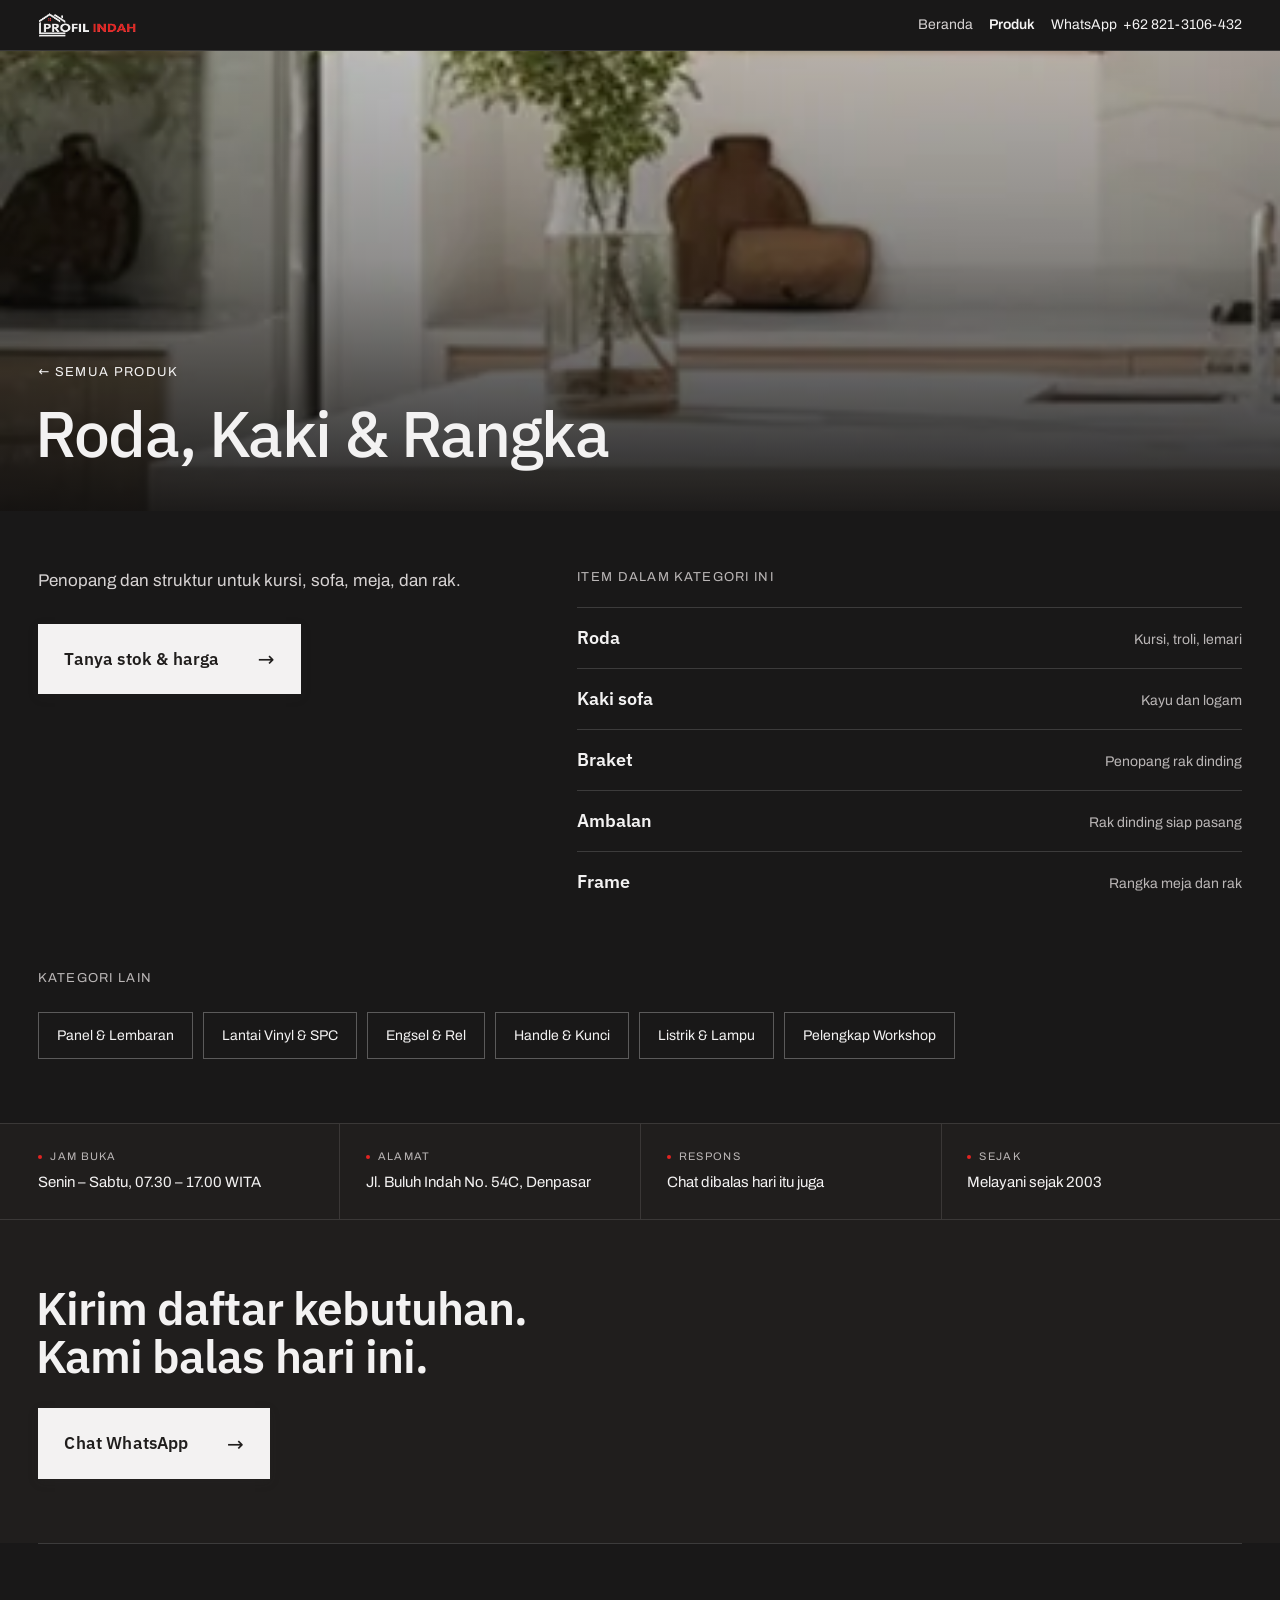
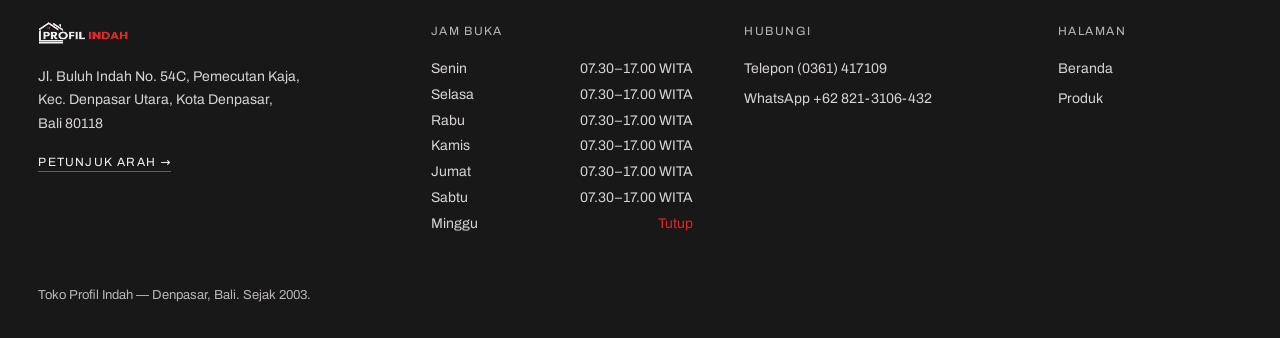
<file: kategori-roda.html>
<!DOCTYPE html>
<html lang="id">
<head>
<meta charset="utf-8">
<meta name="viewport" content="width=device-width, initial-scale=1">
<title>Roda, Kaki &amp; Rangka — Toko Profil Indah</title>
<meta name="description" content="Penopang dan struktur untuk kursi, sofa, meja, dan rak. Toko Profil Indah, Denpasar.">
<link rel="canonical" href="https://profilindah.id/kategori-roda">
<meta property="og:type" content="website">
<meta property="og:site_name" content="Toko Profil Indah">
<meta property="og:locale" content="id_ID">
<meta property="og:title" content="Roda, Kaki &amp; Rangka — Toko Profil Indah">
<meta property="og:description" content="Penopang dan struktur untuk kursi, sofa, meja, dan rak. Toko Profil Indah, Denpasar.">
<meta property="og:url" content="https://profilindah.id/kategori-roda">
<meta property="og:image" content="https://profilindah.id/assets/og-profil-indah.jpg">
<meta property="og:image:width" content="1200">
<meta property="og:image:height" content="630">
<meta property="og:image:alt" content="Toko Profil Indah: Solusi Material Interior Lengkap &amp; Terpercaya">
<meta name="twitter:card" content="summary_large_image">
<link rel="preload" href="/fonts/ibm-plex-sans-latin-500-normal.woff2" as="font" type="font/woff2" crossorigin="">
<link rel="preload" href="/fonts/archivo-latin-400-normal.woff2" as="font" type="font/woff2" crossorigin="">
<style>
/* Modernist — design-system tokens and component classes. This file is the source of truth for the system's look; retune it here and see readme.md. */
/* Self-hosted (OFL-1.1, via @fontsource 5.3.0). Same subsets and unicode-range as Google Fonts,
   so glyph coverage and fallbacks are unchanged; replaces two render-blocking requests to Google. */
@font-face { font-family: 'IBM Plex Sans'; font-style: normal; font-display: swap; font-weight: 400; src: url(/fonts/ibm-plex-sans-latin-ext-400-normal.woff2) format('woff2'); unicode-range: U+0100-02BA,U+02BD-02C5,U+02C7-02CC,U+02CE-02D7,U+02DD-02FF,U+0304,U+0308,U+0329,U+1D00-1DBF,U+1E00-1E9F,U+1EF2-1EFF,U+2020,U+20A0-20AB,U+20AD-20C0,U+2113,U+2C60-2C7F,U+A720-A7FF; }
@font-face { font-family: 'IBM Plex Sans'; font-style: normal; font-display: swap; font-weight: 400; src: url(/fonts/ibm-plex-sans-latin-400-normal.woff2) format('woff2'); unicode-range: U+0000-00FF,U+0131,U+0152-0153,U+02BB-02BC,U+02C6,U+02DA,U+02DC,U+0304,U+0308,U+0329,U+2000-206F,U+20AC,U+2122,U+2191,U+2193,U+2212,U+2215,U+FEFF,U+FFFD; }
@font-face { font-family: 'IBM Plex Sans'; font-style: normal; font-display: swap; font-weight: 500; src: url(/fonts/ibm-plex-sans-latin-ext-500-normal.woff2) format('woff2'); unicode-range: U+0100-02BA,U+02BD-02C5,U+02C7-02CC,U+02CE-02D7,U+02DD-02FF,U+0304,U+0308,U+0329,U+1D00-1DBF,U+1E00-1E9F,U+1EF2-1EFF,U+2020,U+20A0-20AB,U+20AD-20C0,U+2113,U+2C60-2C7F,U+A720-A7FF; }
@font-face { font-family: 'IBM Plex Sans'; font-style: normal; font-display: swap; font-weight: 500; src: url(/fonts/ibm-plex-sans-latin-500-normal.woff2) format('woff2'); unicode-range: U+0000-00FF,U+0131,U+0152-0153,U+02BB-02BC,U+02C6,U+02DA,U+02DC,U+0304,U+0308,U+0329,U+2000-206F,U+20AC,U+2122,U+2191,U+2193,U+2212,U+2215,U+FEFF,U+FFFD; }
@font-face { font-family: 'IBM Plex Sans'; font-style: normal; font-display: swap; font-weight: 600; src: url(/fonts/ibm-plex-sans-latin-ext-600-normal.woff2) format('woff2'); unicode-range: U+0100-02BA,U+02BD-02C5,U+02C7-02CC,U+02CE-02D7,U+02DD-02FF,U+0304,U+0308,U+0329,U+1D00-1DBF,U+1E00-1E9F,U+1EF2-1EFF,U+2020,U+20A0-20AB,U+20AD-20C0,U+2113,U+2C60-2C7F,U+A720-A7FF; }
@font-face { font-family: 'IBM Plex Sans'; font-style: normal; font-display: swap; font-weight: 600; src: url(/fonts/ibm-plex-sans-latin-600-normal.woff2) format('woff2'); unicode-range: U+0000-00FF,U+0131,U+0152-0153,U+02BB-02BC,U+02C6,U+02DA,U+02DC,U+0304,U+0308,U+0329,U+2000-206F,U+20AC,U+2122,U+2191,U+2193,U+2212,U+2215,U+FEFF,U+FFFD; }
@font-face { font-family: 'Archivo'; font-style: normal; font-display: swap; font-weight: 400; src: url(/fonts/archivo-latin-ext-400-normal.woff2) format('woff2'); unicode-range: U+0100-02BA,U+02BD-02C5,U+02C7-02CC,U+02CE-02D7,U+02DD-02FF,U+0304,U+0308,U+0329,U+1D00-1DBF,U+1E00-1E9F,U+1EF2-1EFF,U+2020,U+20A0-20AB,U+20AD-20C0,U+2113,U+2C60-2C7F,U+A720-A7FF; }
@font-face { font-family: 'Archivo'; font-style: normal; font-display: swap; font-weight: 400; src: url(/fonts/archivo-latin-400-normal.woff2) format('woff2'); unicode-range: U+0000-00FF,U+0131,U+0152-0153,U+02BB-02BC,U+02C6,U+02DA,U+02DC,U+0304,U+0308,U+0329,U+2000-206F,U+20AC,U+2122,U+2191,U+2193,U+2212,U+2215,U+FEFF,U+FFFD; }
@font-face { font-family: 'Archivo'; font-style: normal; font-display: swap; font-weight: 600; src: url(/fonts/archivo-latin-ext-600-normal.woff2) format('woff2'); unicode-range: U+0100-02BA,U+02BD-02C5,U+02C7-02CC,U+02CE-02D7,U+02DD-02FF,U+0304,U+0308,U+0329,U+1D00-1DBF,U+1E00-1E9F,U+1EF2-1EFF,U+2020,U+20A0-20AB,U+20AD-20C0,U+2113,U+2C60-2C7F,U+A720-A7FF; }
@font-face { font-family: 'Archivo'; font-style: normal; font-display: swap; font-weight: 600; src: url(/fonts/archivo-latin-600-normal.woff2) format('woff2'); unicode-range: U+0000-00FF,U+0131,U+0152-0153,U+02BB-02BC,U+02C6,U+02DA,U+02DC,U+0304,U+0308,U+0329,U+2000-206F,U+20AC,U+2122,U+2191,U+2193,U+2212,U+2215,U+FEFF,U+FFFD; }
@font-face { font-family: 'Archivo'; font-style: normal; font-display: swap; font-weight: 800; src: url(/fonts/archivo-latin-ext-800-normal.woff2) format('woff2'); unicode-range: U+0100-02BA,U+02BD-02C5,U+02C7-02CC,U+02CE-02D7,U+02DD-02FF,U+0304,U+0308,U+0329,U+1D00-1DBF,U+1E00-1E9F,U+1EF2-1EFF,U+2020,U+20A0-20AB,U+20AD-20C0,U+2113,U+2C60-2C7F,U+A720-A7FF; }
@font-face { font-family: 'Archivo'; font-style: normal; font-display: swap; font-weight: 800; src: url(/fonts/archivo-latin-800-normal.woff2) format('woff2'); unicode-range: U+0000-00FF,U+0131,U+0152-0153,U+02BB-02BC,U+02C6,U+02DA,U+02DC,U+0304,U+0308,U+0329,U+2000-206F,U+20AC,U+2122,U+2191,U+2193,U+2212,U+2215,U+FEFF,U+FFFD; }

:root {
  --color-bg: #f3f2f2;
  --color-surface: #eae9e9;
  --color-text: #201e1d;
  --color-accent: #ec3013;
  --color-accent-2: #e15b47;
  --color-divider: color-mix(in srgb, #201e1d 40%, transparent);

  /* Tonal ramps — generated in OKLCH on one shared lightness scale, so the
     same step of any role matches the others in visual value. */
  --color-neutral-100: #f8f4f4;
  --color-neutral-200: #eae7e7;
  --color-neutral-300: #d7d3d3;
  --color-neutral-400: #bab6b6;
  --color-neutral-500: #9b9797;
  --color-neutral-600: #7d7979;
  --color-neutral-700: #605d5d;
  --color-neutral-800: #444141;
  --color-neutral-900: #2d2b2b;

  --color-accent-100: #fff2ef;
  --color-accent-200: #ffe0d9;
  --color-accent-300: #ffc4b8;
  --color-accent-400: #ff9783;
  --color-accent-500: #ff563c;
  --color-accent-600: #dd2b0f;
  --color-accent-700: #ae1800;
  --color-accent-800: #7c1405;
  --color-accent-900: #4d170e;

  --color-accent-2-100: #fff2ef;
  --color-accent-2-200: #ffe0da;
  --color-accent-2-300: #ffc4b9;
  --color-accent-2-400: #ff9784;
  --color-accent-2-500: #ef6853;
  --color-accent-2-600: #c94b39;
  --color-accent-2-700: #9e3526;
  --color-accent-2-800: #71261b;
  --color-accent-2-900: #471d16;

  --font-heading: "Archivo", system-ui, sans-serif;
  --font-heading-weight: 800;
  --font-body: "Archivo", system-ui, sans-serif;

  --space-1: 4.0px;
  --space-2: 8.0px;
  --space-3: 12.0px;
  --space-4: 16.0px;
  --space-6: 24.0px;
  --space-8: 32.0px;

  --radius-sm: 0px;
  --radius-md: 0px;
  --radius-lg: 0px;

  /* Elevation — derived from the ground: soft ink-tinted shadows on a
     light theme, a hairline edge + ambient darkness on a dark one. */
  --shadow-sm: 0 1px 2px color-mix(in srgb, #2d2b2b 14%, transparent);
  --shadow-md: 0 3px 10px color-mix(in srgb, #2d2b2b 16%, transparent);
  --shadow-lg: 0 12px 32px color-mix(in srgb, #2d2b2b 22%, transparent);
}

body {
  background: var(--color-bg);
  color: var(--color-text);
  font-family: var(--font-body);
}
h1, h2, h3, h4 { font-family: var(--font-heading); font-weight: var(--font-heading-weight); }

.grayscale{filter:grayscale(1) contrast(1.08)}

/* ══════════════════════════════════════════════════════════════════════════
   Components — built with the tokens above. Plain CSS
   on plain HTML: no JavaScript, no build step. Each class is documented in
   readme.md and demonstrated in foundations/ and components/.
   ══════════════════════════════════════════════════════════════════════ */

*, *::before, *::after { box-sizing: border-box; }
body { margin: 0; font-size: 15px; line-height: 1.55; font-weight: 400; }
h1, h2, h3, h4, h5, h6 {
  font-family: var(--font-heading); font-weight: var(--font-heading-weight);
  line-height: 1.12; letter-spacing: -0.015em; margin: 0 0 var(--space-2);
}
h1 { font-size: 42px; }
h2 { font-size: 32px; }
h3 { font-size: 25px; }
h4 { font-size: 20px; }
h5 { font-size: 16px; }
h6 { font-size: 13px; }
h6 { letter-spacing: 0.08em; text-transform: uppercase; }
p { margin: 0 0 var(--space-3); }
a { color: var(--color-accent); text-underline-offset: 3px; }
img { display: block; max-width: 100%; }
figure { margin: 0; }
figcaption {
  font-size: 11px; margin-top: var(--space-1);
  color: color-mix(in srgb, var(--color-text) 55%, transparent);
}
.text-muted { color: color-mix(in srgb, var(--color-text) 55%, transparent); }
:focus { outline: none; }
:focus-visible { outline: 2px solid var(--color-accent); outline-offset: 2px; }
::selection { background: color-mix(in srgb, var(--color-accent) 30%, transparent); }

/* — rules — */
.hr {
  height: 2px; border: 0; margin: var(--space-4) 0;
  background: var(--color-divider);
}

/* — buttons — */
.btn {
  display: inline-flex; align-items: center; justify-content: center; gap: 6px;
  cursor: pointer; text-decoration: none;
  font-family: var(--font-heading); font-weight: var(--font-heading-weight);
  font-size: 14px; line-height: 1.2; color: var(--color-text); /* matches the .input's 14px —
     the pair sits side by side in sign-up rows */
  background: transparent; border: 1px solid transparent;
  padding: var(--space-2) calc(var(--space-3) * 1.2);
  border-radius: var(--radius-md);
}
.btn svg { display: block; }
.btn:disabled { opacity: 0.45; cursor: not-allowed; }
.btn-primary { background: var(--color-accent); color: var(--color-bg); }
.btn-primary:hover { background: var(--color-accent-600); }
.btn-primary:active { background: var(--color-accent-700); }
.btn-secondary { border-color: var(--color-divider); }
.btn-secondary:hover { background: color-mix(in srgb, var(--color-text) 7%, transparent); }
.btn-secondary:active { background: color-mix(in srgb, var(--color-text) 14%, transparent); }
.btn-ghost { color: var(--color-accent); padding-inline: var(--space-1); }
.btn-ghost:hover { background: color-mix(in srgb, var(--color-accent) 10%, transparent); }
.btn-ghost:active { background: color-mix(in srgb, var(--color-accent) 18%, transparent); }
.btn-icon { width: 36px; height: 36px; padding: 0; }
.btn-block { width: 100%; margin-top: var(--space-2); justify-content: flex-start; text-align: left; }

/* — forms — */
.field > label {
  display: block; font-size: 12px; margin-bottom: 5px;
  color: color-mix(in srgb, var(--color-text) 70%, transparent);
}
.input {
  width: 100%; min-height: 36px; padding: 6px 10px; font: inherit;
  font-size: 14px; color: var(--color-text); caret-color: var(--color-accent);
  background: var(--color-surface);
  border: 1px solid var(--color-divider); border-radius: var(--radius-md);
}
.input:hover { border-color: color-mix(in srgb, var(--color-text) 45%, transparent); }
.input:focus-visible { border-color: var(--color-accent); outline-offset: 0; }
textarea.input { min-height: 90px; resize: vertical; }
.radio { display: inline-flex; align-items: center; gap: 8px; cursor: pointer; font-size: 14px; }
.radio input, .seg-opt input {
  position: absolute; opacity: 0; width: 0; height: 0; pointer-events: none;
}
.radio .dot {
  width: 16px; height: 16px; flex: none; border-radius: 50%;
  border: 1.5px solid var(--color-divider);
}
.radio:hover .dot { border-color: var(--color-accent); }
.radio input:checked + .dot {
  border-color: var(--color-accent); background: var(--color-accent);
  box-shadow: inset 0 0 0 4px var(--color-bg);
}
.radio input:focus-visible + .dot { outline: 2px solid var(--color-accent); outline-offset: 2px; }
.seg {
  display: inline-flex; overflow: hidden;
  border: 1px solid var(--color-divider); border-radius: var(--radius-md);
}
.seg-opt {
  display: inline-flex; align-items: center; gap: 6px;
  padding: 7px 12px; font-size: 13px; cursor: pointer;
}
.seg-opt + .seg-opt { border-left: 1px solid var(--color-divider); }
.seg-opt:has(input:checked) { background: var(--color-accent); color: var(--color-bg); }
.seg-opt:not(:has(input:checked)):hover { background: color-mix(in srgb, var(--color-text) 7%, transparent); }
.seg-opt:has(input:focus-visible) { outline: 2px solid var(--color-accent); outline-offset: -2px; }

/* — cards — */
.card {
  display: flex; flex-direction: column; gap: var(--space-2);
  padding: var(--space-3); border-radius: var(--radius-md); background: var(--color-surface);
}
.card-kicker { font-size: 10px; letter-spacing: 0.1em; text-transform: uppercase; color: var(--color-accent); }
.card-title {
  font-family: var(--font-heading); font-weight: var(--font-heading-weight);
  font-size: 17px; line-height: 1.2;
}
.card-body { margin: 0; font-size: 13px; opacity: 0.8; flex: 1; }
.card-meta {
  display: flex; align-items: center; gap: 6px; font-size: 11px;
  color: color-mix(in srgb, var(--color-text) 50%, transparent);
}
.elev-sm { box-shadow: var(--shadow-sm); }
.elev-md { box-shadow: var(--shadow-md); }
.elev-lg { box-shadow: var(--shadow-lg); }

/* — tags — */
.tag {
  display: inline-flex; align-items: center; font-size: 11px;
  letter-spacing: 0.02em; padding: 3px 10px;
  border-radius: calc(var(--radius-md) * 0.75);
}
.tag-accent { background: var(--color-accent-100); color: var(--color-accent-800); }
.tag-accent-2 { background: var(--color-accent-2-100); color: var(--color-accent-2-800); }
.tag-neutral { background: var(--color-neutral-100); color: var(--color-neutral-800); }
.tag-outline { border: 1px solid var(--color-accent); color: var(--color-accent); }

/* — navigation — */
.nav {
  display: flex; align-items: center; gap: var(--space-4);
  padding: var(--space-3) var(--space-4);
  border-bottom: 2px solid var(--color-divider);
}
.nav-brand {
  font-family: var(--font-heading); font-weight: var(--font-heading-weight);
  font-size: 18px; margin-right: auto;
}
.nav a { color: inherit; text-decoration: none; font-size: 14px; }
.nav a:hover, .nav a[aria-current='page'] { color: var(--color-accent); }

/* — tables — */
.table { width: 100%; border-collapse: collapse; font-size: 14px; }
.table th {
  text-align: left; font-size: 11px; letter-spacing: 0.08em; text-transform: uppercase;
  color: color-mix(in srgb, var(--color-text) 60%, transparent);
  padding: var(--space-2); border-bottom: 2px solid var(--color-divider);
}
.table td {
  padding: var(--space-2);
  border-bottom: 1px solid var(--color-divider);
}
.table tbody tr:hover { background: color-mix(in srgb, var(--color-text) 4%, transparent); }

/* — dialog — */
.dialog-backdrop {
  position: fixed; inset: 0; display: grid; place-items: center;
  padding: var(--space-4);
  background: color-mix(in srgb, var(--color-neutral-900) 50%, transparent);
}
.dialog {
  width: min(440px, 100%); display: flex; flex-direction: column; gap: var(--space-3);
  padding: var(--space-4); border-radius: var(--radius-lg);
  background: var(--color-surface); box-shadow: var(--shadow-lg);
}
.dialog-title {
  font-family: var(--font-heading); font-weight: var(--font-heading-weight);
  font-size: 20px;
}
.dialog-body { font-size: 14px; opacity: 0.85; }
.dialog-actions { display: flex; justify-content: flex-end; gap: var(--space-2); margin-top: var(--space-2); }
</style>
<link rel="icon" type="image/png" sizes="32x32" href="assets/pi-icon-32.png">
<link rel="icon" type="image/png" sizes="512x512" href="assets/pi-icon-512.png">
<link rel="apple-touch-icon" sizes="180x180" href="assets/pi-icon-180.png">
<style>
  :root { --color-accent: #e22422; --color-accent-500: #e22422; }
  body { margin: 0; text-wrap: pretty; }
  a { color: var(--color-accent-700); }
  a:hover { color: var(--color-accent); }
  .pi-wrap { max-width: 1240px; margin: 0 auto; padding: 0 clamp(20px, 5vw, 72px); }
  .pi-hero { height: min(52vh, 460px); }
  @media (max-width: 700px) { .pi-2col { grid-template-columns: 1fr !important; } }
  @media (max-width: 640px) { .nav a.pi-navlink { display: none; } }
  .pi-cta { transition: background 0.3s, border-color 0.3s, box-shadow 0.3s, transform 0.3s; }
  .pi-cta:hover { background: var(--color-text); border-color: var(--color-text); box-shadow: var(--shadow-lg); transform: translateY(-2px); }
  .pi-cta:active { box-shadow: var(--shadow-sm); transform: translateY(0); }
  .pi-cta-arrow { transition: transform 0.35s cubic-bezier(0.2, 0.7, 0.2, 1); }
  .pi-cta:hover .pi-cta-arrow, .pi-cta2:hover .pi-cta-arrow, .pi-ctaw:hover .pi-cta-arrow { transform: translateX(8px); }
  .pi-cta2 { transition: background 0.3s, color 0.3s, box-shadow 0.3s, transform 0.3s; }
  .pi-cta2:hover { background: var(--color-text); color: var(--color-bg); box-shadow: var(--shadow-md); transform: translateY(-2px); }
  .pi-cta2:active { box-shadow: none; transform: translateY(0); }
  .pi-ctaw { transition: background 0.3s, color 0.3s, transform 0.3s; }
  .pi-ctaw:hover { background: var(--color-bg); color: var(--color-text); transform: translateY(-2px); }
  .container-fluid { padding-right: max(clamp(20px, 3vw, 56px), calc((100% - 1440px) / 2)); padding-left: max(clamp(20px, 3vw, 56px), calc((100% - 1440px) / 2)); }
  :root { --font-heading: 'IBM Plex Sans', system-ui, sans-serif; }
  h1, h2, h3, h4, h5, h6 { font-family: var(--font-heading); }
  .pi-wrap { max-width: none !important; margin: 0 !important; padding-left: max(clamp(20px, 3vw, 56px), calc((100% - 1440px) / 2)) !important; padding-right: max(clamp(20px, 3vw, 56px), calc((100% - 1440px) / 2)) !important; }
  .nav a.pi-navlink:hover { color: var(--color-bg) !important; }
  .pi-lux { transition: background 0.3s, color 0.3s, border-color 0.3s, box-shadow 0.3s, transform 0.3s; }
  .pi-lux:hover { background: var(--color-accent); border-color: var(--color-accent); color: var(--color-bg); box-shadow: var(--shadow-lg); transform: translateY(-2px); }
  .pi-lux:active { box-shadow: var(--shadow-sm); transform: translateY(0); }
  .pi-lux:hover .pi-cta-arrow { transform: translateX(8px); }
  .pi-chip { transition: background 0.25s, color 0.25s, border-color 0.25s; }
  .pi-chip:hover { background: var(--color-bg); color: var(--color-text) !important; border-color: var(--color-bg); }
  body { background: color-mix(in oklch, var(--color-neutral-900) 72%, black); }
  /* Diambil dari CSS Home: strip & footer responsif (lihat build.py) */
  @media (max-width: 860px) { .pi-strip { grid-template-columns: repeat(2, minmax(0, 1fr)) !important; } .pi-strip > div { border-left: none !important; padding-left: 0 !important; } }
  @media (max-width: 900px) { .pi-foot { grid-template-columns: repeat(2, minmax(0, 1fr)) !important; } }
  @media (max-width: 520px) { .pi-foot { grid-template-columns: 1fr !important; } }
</style>
<style>
html, body { background: color-mix(in oklch, var(--color-neutral-900) 72%, black); }
@keyframes piPageIn { from { opacity: 0.01; } to { opacity: 1; } }
body > * { animation: piPageIn 0.7s cubic-bezier(0.25, 0.1, 0.25, 1) 0.05s both; }
body.pi-leaving > * { opacity: 0 !important; transition: opacity 0.38s cubic-bezier(0.4, 0, 0.2, 1); animation: none; }
@media (prefers-reduced-motion: reduce) { body > * { animation: none; } body.pi-leaving > * { transition: none; } }
</style>
<script src="js/site.js?v=c7ed2e5c" defer></script>
</head>
<body>
<div style="background: color-mix(in oklch, var(--color-neutral-900) 72%, black); color: var(--color-bg); min-height: 100vh;">

  <nav class="nav" style="position: sticky; top: 0; z-index: 20; background: color-mix(in oklch, var(--color-neutral-900) 72%, black); border-bottom: 1px solid color-mix(in srgb, var(--color-bg) 14%, transparent); padding-inline: max(clamp(20px, 3vw, 56px), calc((100% - 1440px) / 2));">
    <a class="nav-brand" href="/" style="display: flex; align-items: center; margin-right: auto;"><img src="assets/logo-wordmark-light.png" alt="Profil Indah" style="display: block; height: 26px; width: auto;"></a>
    <a class="pi-navlink" href="/" style="text-decoration: none; white-space: nowrap; color: var(--color-neutral-300);">Beranda</a>
    <a class="pi-navlink" href="produk" style="text-decoration: none; white-space: nowrap; color: var(--color-bg); font-weight: 600;">Produk</a>
    <a href="https://wa.me/628213106432" target="_blank" rel="noopener" style="text-decoration: none; white-space: nowrap; color: var(--color-bg);">WhatsApp &nbsp;+62 821-3106-432</a>
  </nav>

  <main>
  <section class="pi-hero" style="position: relative; overflow: hidden; background: color-mix(in oklch, var(--color-neutral-900) 72%, black);">
    <img src="assets/photo-kitchen-island.webp" alt="Kitchen island dengan rangka kayu" style="position: absolute; inset: 0; width: 100%; height: 100%; object-fit: cover;">
    <div style="position: absolute; inset: 0; background: linear-gradient(0deg, color-mix(in srgb, #0e0d0d 92%, transparent) 0%, color-mix(in srgb, #0e0d0d 40%, transparent) 55%, color-mix(in srgb, #0e0d0d 20%, transparent) 100%);"></div>
    <div class="pi-wrap" style="position: relative; height: 100%; display: flex; flex-direction: column; justify-content: flex-end; padding-bottom: 44px;">
      <a href="produk" style="font-size: 13px; letter-spacing: 0.1em; text-transform: uppercase; color: var(--color-bg); text-decoration: none; margin: 0 0 18px;">← Semua produk</a>
      <h1 style="font-weight: 500; font-size: clamp(34px, 5vw, 64px); line-height: 1.05; letter-spacing: -0.025em; margin: 0; margin-left: -0.058em; color: var(--color-bg); max-width: 16ch;">Roda, Kaki &amp; Rangka</h1>
    </div>
  </section>

  <div class="pi-wrap">
    <section class="pi-2col" style="display: grid; grid-template-columns: minmax(0, 5fr) minmax(0, 7fr); gap: 32px clamp(24px, 5vw, 80px); padding: 56px 0;">
      <div>
        <p style="font-size: 17px; line-height: 1.7; margin: 0 0 28px; color: var(--color-neutral-300);">Penopang dan struktur untuk kursi, sofa, meja, dan rak.</p>
        <a class="pi-lux" href="https://wa.me/628213106432" target="_blank" rel="noopener" style="display: inline-flex; align-items: center; gap: clamp(24px, 3vw, 48px); padding: 20px 24px; text-decoration: none; background: var(--color-bg); color: var(--color-text); border: 2px solid var(--color-bg); box-shadow: var(--shadow-md);">
        <span style="font-family: var(--font-heading); font-weight: var(--font-heading-weight); font-size: 17px; letter-spacing: 0.01em; white-space: nowrap;">Tanya stok &amp; harga</span>
        <span class="pi-cta-arrow" style="font-family: var(--font-heading); font-size: 20px; line-height: 1;">&#8594;</span>
      </a>
      </div>
      <div>
        <span style="display: block; font-size: 13px; letter-spacing: 0.1em; text-transform: uppercase; color: var(--color-neutral-400); margin: 0 0 20px;">Item dalam kategori ini</span>
        <div style="border-top: 1px solid color-mix(in srgb, var(--color-bg) 16%, transparent); display: flex; justify-content: space-between; gap: 20px; align-items: baseline; padding: 16px 0;"><span style="font-family: var(--font-heading); font-weight: var(--font-heading-weight); font-size: 18px; color: var(--color-bg);">Roda</span>
<span style="font-size: 14px; line-height: 1.5; text-align: right; color: var(--color-neutral-400);">Kursi, troli, lemari</span></div>
        <div style="border-top: 1px solid color-mix(in srgb, var(--color-bg) 16%, transparent); display: flex; justify-content: space-between; gap: 20px; align-items: baseline; padding: 16px 0;"><span style="font-family: var(--font-heading); font-weight: var(--font-heading-weight); font-size: 18px; color: var(--color-bg);">Kaki sofa</span>
<span style="font-size: 14px; line-height: 1.5; text-align: right; color: var(--color-neutral-400);">Kayu dan logam</span></div>
        <div style="border-top: 1px solid color-mix(in srgb, var(--color-bg) 16%, transparent); display: flex; justify-content: space-between; gap: 20px; align-items: baseline; padding: 16px 0;"><span style="font-family: var(--font-heading); font-weight: var(--font-heading-weight); font-size: 18px; color: var(--color-bg);">Braket</span>
<span style="font-size: 14px; line-height: 1.5; text-align: right; color: var(--color-neutral-400);">Penopang rak dinding</span></div>
        <div style="border-top: 1px solid color-mix(in srgb, var(--color-bg) 16%, transparent); display: flex; justify-content: space-between; gap: 20px; align-items: baseline; padding: 16px 0;"><span style="font-family: var(--font-heading); font-weight: var(--font-heading-weight); font-size: 18px; color: var(--color-bg);">Ambalan</span>
<span style="font-size: 14px; line-height: 1.5; text-align: right; color: var(--color-neutral-400);">Rak dinding siap pasang</span></div>
        <div style="border-top: 1px solid color-mix(in srgb, var(--color-bg) 16%, transparent); display: flex; justify-content: space-between; gap: 20px; align-items: baseline; padding: 16px 0;"><span style="font-family: var(--font-heading); font-weight: var(--font-heading-weight); font-size: 18px; color: var(--color-bg);">Frame</span>
<span style="font-size: 14px; line-height: 1.5; text-align: right; color: var(--color-neutral-400);">Rangka meja dan rak</span></div>
      </div>
    </section>
  </div>

  <div class="pi-wrap">
    <section style="padding: 0 0 64px;">
      <span style="display: block; font-size: 13px; letter-spacing: 0.1em; text-transform: uppercase; color: var(--color-neutral-400); margin: 0 0 24px;">Kategori lain</span>
      <div style="display: flex; flex-wrap: wrap; gap: 10px;"><a class="pi-chip" href="kategori-panel" style="display: inline-flex; align-items: center; padding: 12px 18px; font-size: 14px; text-decoration: none; color: var(--color-bg); border: 1px solid color-mix(in srgb, var(--color-bg) 30%, transparent);">Panel &amp; Lembaran</a>
<a class="pi-chip" href="kategori-lantai" style="display: inline-flex; align-items: center; padding: 12px 18px; font-size: 14px; text-decoration: none; color: var(--color-bg); border: 1px solid color-mix(in srgb, var(--color-bg) 30%, transparent);">Lantai Vinyl &amp; SPC</a>
<a class="pi-chip" href="kategori-engsel" style="display: inline-flex; align-items: center; padding: 12px 18px; font-size: 14px; text-decoration: none; color: var(--color-bg); border: 1px solid color-mix(in srgb, var(--color-bg) 30%, transparent);">Engsel &amp; Rel</a>
<a class="pi-chip" href="kategori-handle" style="display: inline-flex; align-items: center; padding: 12px 18px; font-size: 14px; text-decoration: none; color: var(--color-bg); border: 1px solid color-mix(in srgb, var(--color-bg) 30%, transparent);">Handle &amp; Kunci</a>
<a class="pi-chip" href="kategori-listrik" style="display: inline-flex; align-items: center; padding: 12px 18px; font-size: 14px; text-decoration: none; color: var(--color-bg); border: 1px solid color-mix(in srgb, var(--color-bg) 30%, transparent);">Listrik &amp; Lampu</a>
<a class="pi-chip" href="kategori-pelengkap" style="display: inline-flex; align-items: center; padding: 12px 18px; font-size: 14px; text-decoration: none; color: var(--color-bg); border: 1px solid color-mix(in srgb, var(--color-bg) 30%, transparent);">Pelengkap Workshop</a></div>
    </section>
  </div>

  <div style="background: var(--color-text); border-top: 1px solid color-mix(in srgb, var(--color-bg) 12%, transparent); border-bottom: 1px solid color-mix(in srgb, var(--color-bg) 12%, transparent);">
    <div class="pi-wrap">
      <div class="pi-strip" style="display: grid; grid-template-columns: repeat(4, minmax(0, 1fr));">
        <div style="padding: 24px clamp(16px, 2vw, 32px) 24px 0;">
          <span style="display: flex; align-items: center; gap: 8px; font-size: 11px; letter-spacing: 0.12em; text-transform: uppercase; color: var(--color-neutral-400); margin: 0 0 6px;"><span aria-hidden="true" style="width: 4px; height: 4px; border-radius: 50%; background: var(--color-accent);"></span>Jam buka</span>
          <span style="display: block; font-size: 15px; color: var(--color-bg);">Senin – Sabtu, 07.30 – 17.00 WITA</span>
        </div>
        <div style="padding: 24px clamp(16px, 2vw, 32px) 24px clamp(16px, 2vw, 32px); border-left: 1px solid color-mix(in srgb, var(--color-bg) 12%, transparent);">
          <span style="display: flex; align-items: center; gap: 8px; font-size: 11px; letter-spacing: 0.12em; text-transform: uppercase; color: var(--color-neutral-400); margin: 0 0 6px;"><span aria-hidden="true" style="width: 4px; height: 4px; border-radius: 50%; background: var(--color-accent);"></span>Alamat</span>
          <span style="display: block; font-size: 15px; color: var(--color-bg);">Jl. Buluh Indah No. 54C, Denpasar</span>
        </div>
        <div style="padding: 24px clamp(16px, 2vw, 32px) 24px clamp(16px, 2vw, 32px); border-left: 1px solid color-mix(in srgb, var(--color-bg) 12%, transparent);">
          <span style="display: flex; align-items: center; gap: 8px; font-size: 11px; letter-spacing: 0.12em; text-transform: uppercase; color: var(--color-neutral-400); margin: 0 0 6px;"><span aria-hidden="true" style="width: 4px; height: 4px; border-radius: 50%; background: var(--color-accent);"></span>Respons</span>
          <span style="display: block; font-size: 15px; color: var(--color-bg);">Chat dibalas hari itu juga</span>
        </div>
        <div style="padding: 24px 0 24px clamp(16px, 2vw, 32px); border-left: 1px solid color-mix(in srgb, var(--color-bg) 12%, transparent);">
          <span style="display: flex; align-items: center; gap: 8px; font-size: 11px; letter-spacing: 0.12em; text-transform: uppercase; color: var(--color-neutral-400); margin: 0 0 6px;"><span aria-hidden="true" style="width: 4px; height: 4px; border-radius: 50%; background: var(--color-accent);"></span>Sejak</span>
          <span style="display: block; font-size: 15px; color: var(--color-bg);">Melayani sejak 2003</span>
        </div>
      </div>
    </div>
  </div>
  <section style="background: var(--color-text); color: var(--color-bg); ">
    <div class="pi-wrap" style="padding-top: 64px; padding-bottom: 64px;">
      <h2 style="font-size: clamp(28px, 3.6vw, 48px); line-height: 1.05; letter-spacing: -0.02em; margin: 0 0 28px; margin-left: -0.058em; max-width: 18ch; color: var(--color-bg);">Kirim daftar kebutuhan. Kami balas hari ini.</h2>
      <a class="pi-lux" href="https://wa.me/628213106432" target="_blank" rel="noopener" style="display: inline-flex; align-items: center; gap: clamp(24px, 3vw, 48px); padding: 20px 24px; text-decoration: none; background: var(--color-bg); color: var(--color-text); border: 2px solid var(--color-bg); box-shadow: var(--shadow-md);">
        <span style="font-family: var(--font-heading); font-weight: var(--font-heading-weight); font-size: 17px; letter-spacing: 0.01em; white-space: nowrap;">Chat WhatsApp</span>
        <span class="pi-cta-arrow" style="font-family: var(--font-heading); font-size: 20px; line-height: 1;">&#8594;</span>
      </a>
    </div>
  </section>
  </main>

  <div class="pi-wrap">
    <footer style="padding: clamp(56px, 6vw, 80px) 0 32px; border-top: 1px solid color-mix(in srgb, var(--color-bg) 16%, transparent); font-size: 14px; line-height: 1.7; color: var(--color-neutral-300);">
      <div class="pi-foot" style="display: grid; grid-template-columns: minmax(0, 1.3fr) minmax(0, 1fr) minmax(0, 1fr) minmax(0, 0.7fr); gap: 40px clamp(24px, 4vw, 64px);">
        <div>
          <img loading="lazy" decoding="async" src="assets/logo-wordmark-light.png" alt="Profil Indah" style="display: block; height: 24px; width: auto; margin: 0 0 20px;">
          <p style="margin: 0 0 14px;">Jl. Buluh Indah No. 54C, Pemecutan Kaja,<br>Kec. Denpasar Utara, Kota Denpasar,<br>Bali 80118</p>
          <a href="https://maps.google.com/?q=Toko+Profil+Indah+Jl.+Buluh+Indah+No.54C+Denpasar" target="_blank" rel="noopener" style="font-size: 12px; letter-spacing: 0.1em; text-transform: uppercase; text-decoration: none; color: var(--color-bg); border-bottom: 1px solid var(--color-accent); padding-bottom: 2px;">Petunjuk arah &#8594;</a>
        </div>
        <div>
          <span style="display: block; font-size: 12px; letter-spacing: 0.12em; text-transform: uppercase; color: var(--color-neutral-400); margin: 0 0 16px;">Jam buka</span>
          <div style="display: grid; grid-template-columns: auto 1fr; gap: 2px 20px; max-width: 290px; white-space: nowrap;">
            <span>Senin</span>
            <span style="text-align: right;">07.30–17.00 WITA</span>
            <span>Selasa</span>
            <span style="text-align: right;">07.30–17.00 WITA</span>
            <span>Rabu</span>
            <span style="text-align: right;">07.30–17.00 WITA</span>
            <span>Kamis</span>
            <span style="text-align: right;">07.30–17.00 WITA</span>
            <span>Jumat</span>
            <span style="text-align: right;">07.30–17.00 WITA</span>
            <span>Sabtu</span>
            <span style="text-align: right;">07.30–17.00 WITA</span>
            <span>Minggu</span>
            <span style="text-align: right; color: var(--color-accent);">Tutup</span>
          </div>
        </div>
        <div>
          <span style="display: block; font-size: 12px; letter-spacing: 0.12em; text-transform: uppercase; color: var(--color-neutral-400); margin: 0 0 16px;">Hubungi</span>
          <p style="margin: 0 0 6px;"><a href="tel:+62361417109" style="text-decoration: none; color: var(--color-neutral-300);">Telepon (0361) 417109</a></p>
          <p style="margin: 0;"><a href="https://wa.me/628213106432" target="_blank" rel="noopener" style="text-decoration: none; color: var(--color-neutral-300);">WhatsApp +62 821-3106-432</a></p>
        </div>
        <div>
          <span style="display: block; font-size: 12px; letter-spacing: 0.12em; text-transform: uppercase; color: var(--color-neutral-400); margin: 0 0 16px;">Halaman</span>
          <div style="display: flex; flex-direction: column; gap: 6px;">
            <a href="/" style="text-decoration: none; color: var(--color-neutral-300);">Beranda</a>
            <a href="produk" style="text-decoration: none; color: var(--color-neutral-300);">Produk</a>
          </div>
        </div>
      </div>
      <p style="margin: 48px 0 0; font-size: 13px; color: var(--color-neutral-400);">Toko Profil Indah — Denpasar, Bali. Sejak 2003.</p>
    </footer>
  </div>

</div>
</body>
</html>
</file>
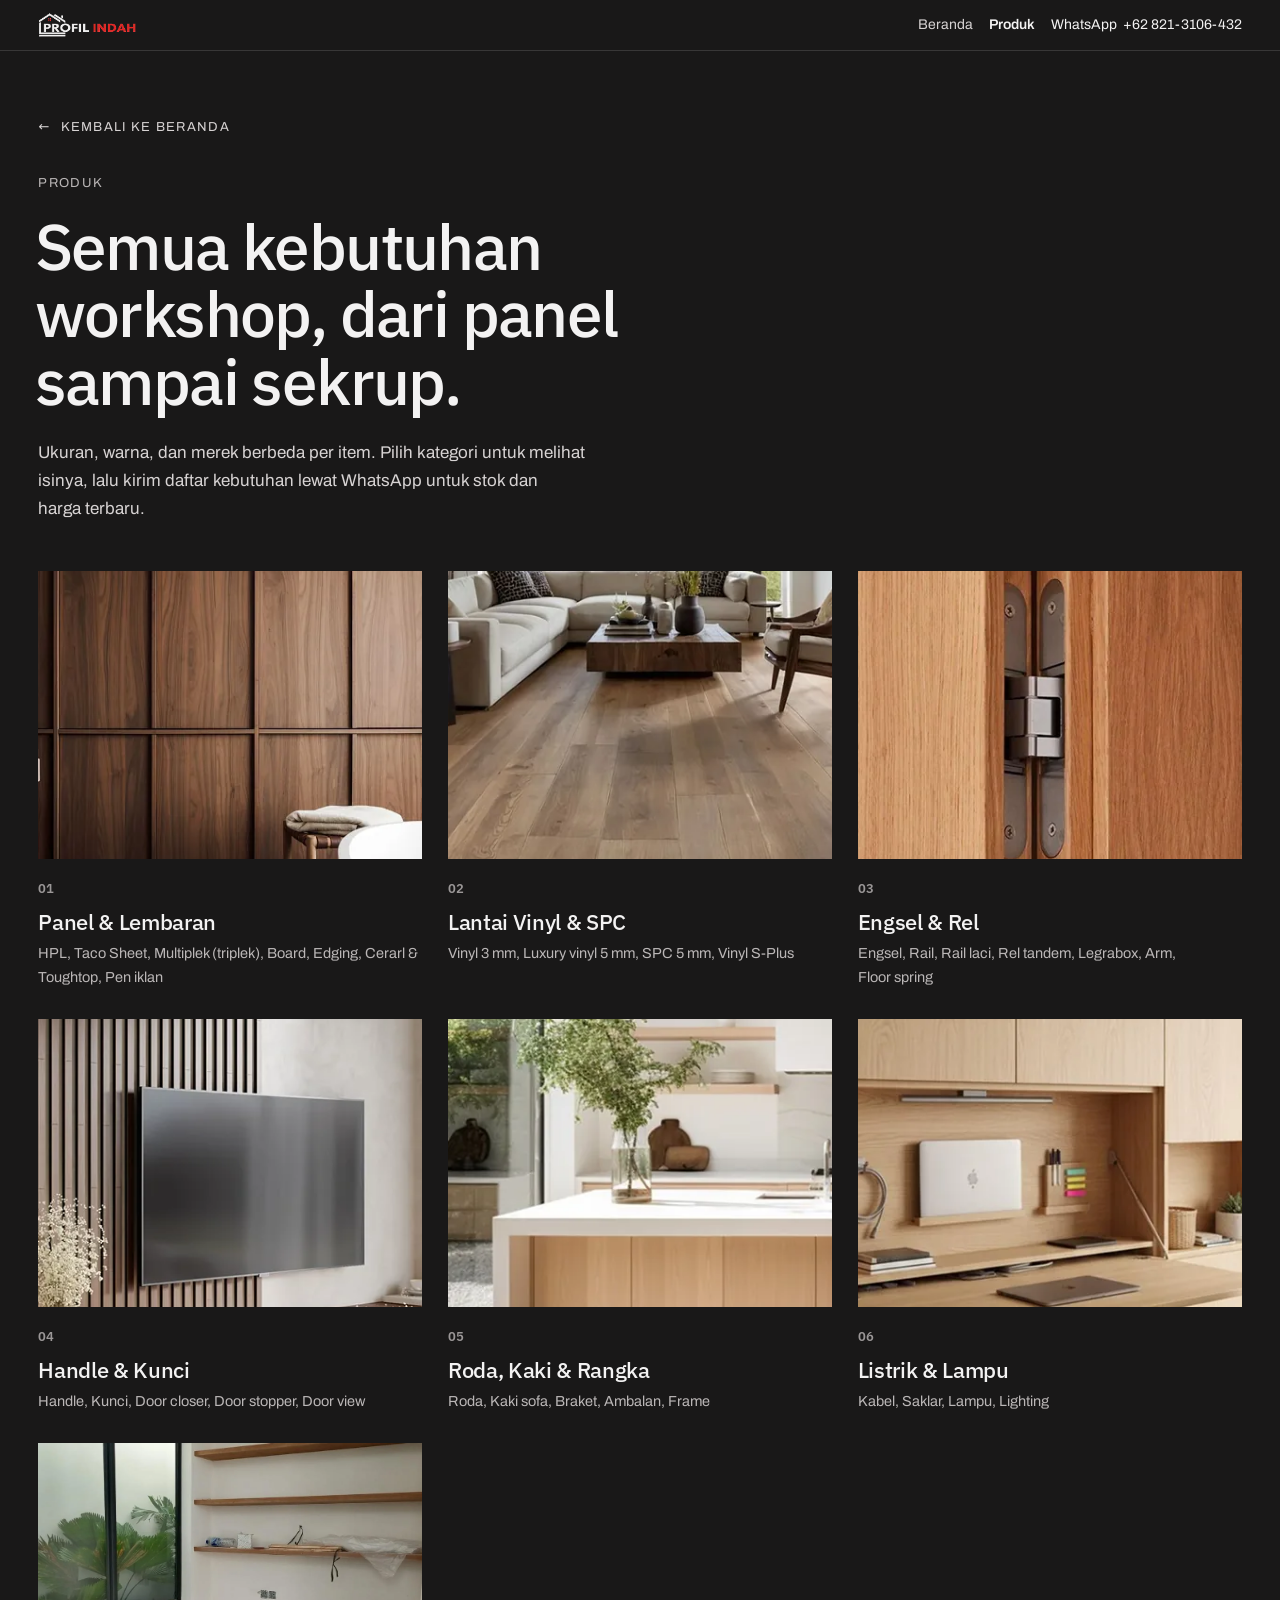
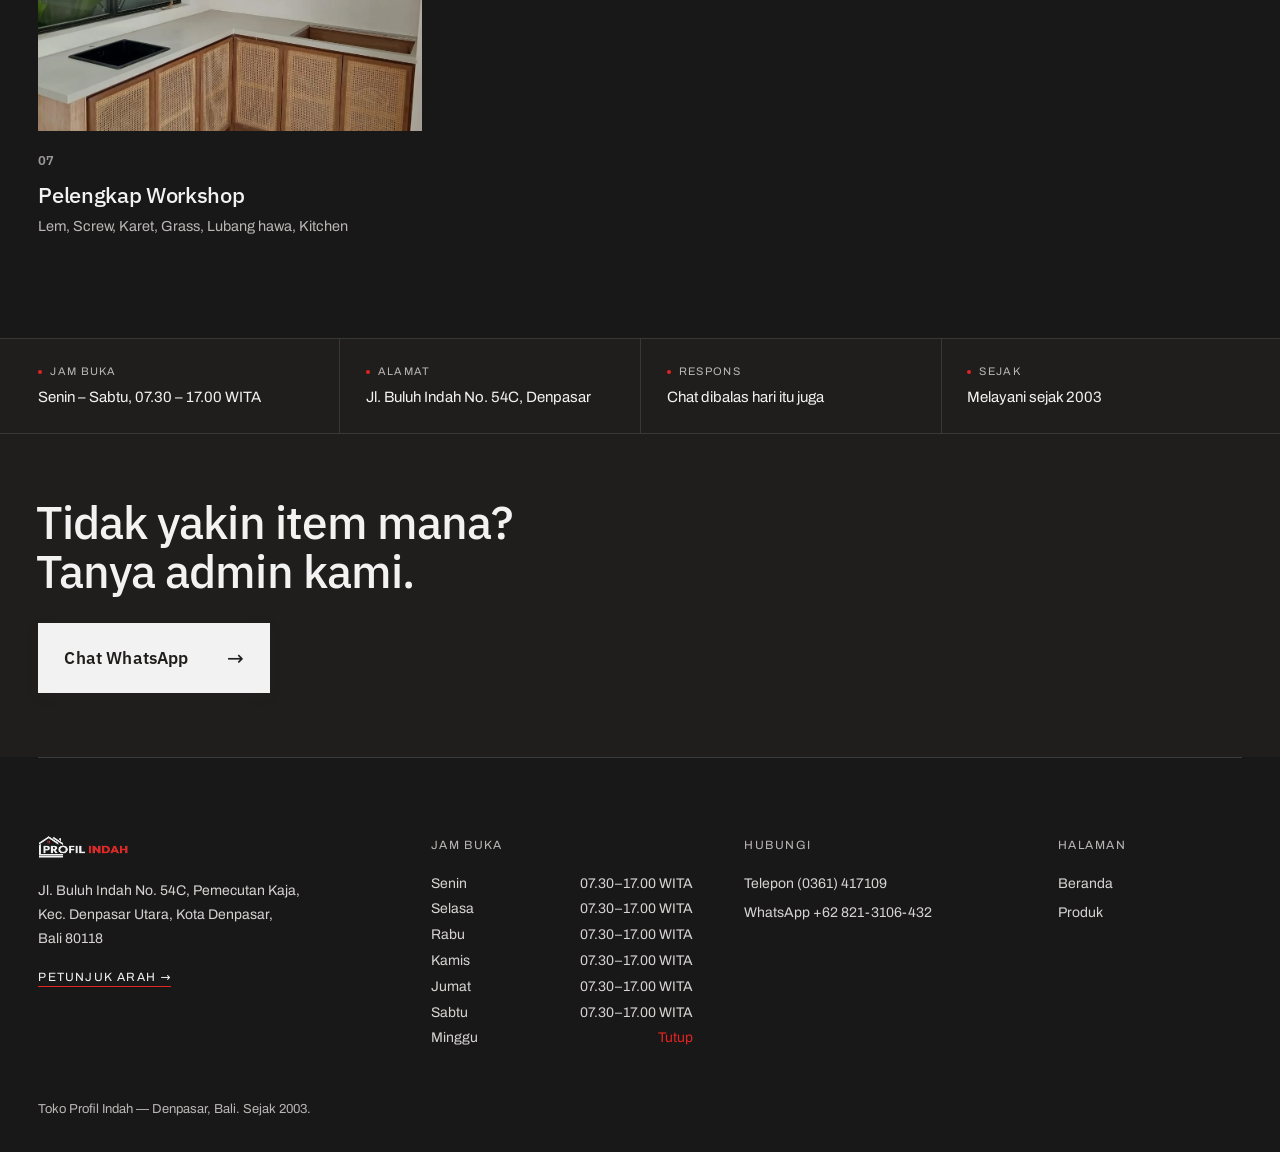
<file: produk.html>
<!DOCTYPE html>
<html lang="id">
<head>
<meta charset="utf-8">
<meta name="viewport" content="width=device-width, initial-scale=1">
<title>Produk — Toko Profil Indah</title>
<meta name="description" content="Semua kebutuhan workshop, dari panel sampai sekrup. Pilih kategori, lalu kirim daftar kebutuhan lewat WhatsApp untuk stok dan harga terbaru.">
<link rel="canonical" href="https://profilindah.id/produk">
<meta property="og:type" content="website">
<meta property="og:site_name" content="Toko Profil Indah">
<meta property="og:locale" content="id_ID">
<meta property="og:title" content="Produk — Toko Profil Indah">
<meta property="og:description" content="Semua kebutuhan workshop, dari panel sampai sekrup. Pilih kategori, lalu kirim daftar kebutuhan lewat WhatsApp untuk stok dan harga terbaru.">
<meta property="og:url" content="https://profilindah.id/produk">
<meta property="og:image" content="https://profilindah.id/assets/og-profil-indah.jpg">
<meta property="og:image:width" content="1200">
<meta property="og:image:height" content="630">
<meta property="og:image:alt" content="Toko Profil Indah: Solusi Material Interior Lengkap &amp; Terpercaya">
<meta name="twitter:card" content="summary_large_image">
<link rel="preload" href="/fonts/ibm-plex-sans-latin-500-normal.woff2" as="font" type="font/woff2" crossorigin="">
<link rel="preload" href="/fonts/archivo-latin-400-normal.woff2" as="font" type="font/woff2" crossorigin="">
<style>
/* Modernist — design-system tokens and component classes. This file is the source of truth for the system's look; retune it here and see readme.md. */
/* Self-hosted (OFL-1.1, via @fontsource 5.3.0). Same subsets and unicode-range as Google Fonts,
   so glyph coverage and fallbacks are unchanged; replaces two render-blocking requests to Google. */
@font-face { font-family: 'IBM Plex Sans'; font-style: normal; font-display: swap; font-weight: 400; src: url(/fonts/ibm-plex-sans-latin-ext-400-normal.woff2) format('woff2'); unicode-range: U+0100-02BA,U+02BD-02C5,U+02C7-02CC,U+02CE-02D7,U+02DD-02FF,U+0304,U+0308,U+0329,U+1D00-1DBF,U+1E00-1E9F,U+1EF2-1EFF,U+2020,U+20A0-20AB,U+20AD-20C0,U+2113,U+2C60-2C7F,U+A720-A7FF; }
@font-face { font-family: 'IBM Plex Sans'; font-style: normal; font-display: swap; font-weight: 400; src: url(/fonts/ibm-plex-sans-latin-400-normal.woff2) format('woff2'); unicode-range: U+0000-00FF,U+0131,U+0152-0153,U+02BB-02BC,U+02C6,U+02DA,U+02DC,U+0304,U+0308,U+0329,U+2000-206F,U+20AC,U+2122,U+2191,U+2193,U+2212,U+2215,U+FEFF,U+FFFD; }
@font-face { font-family: 'IBM Plex Sans'; font-style: normal; font-display: swap; font-weight: 500; src: url(/fonts/ibm-plex-sans-latin-ext-500-normal.woff2) format('woff2'); unicode-range: U+0100-02BA,U+02BD-02C5,U+02C7-02CC,U+02CE-02D7,U+02DD-02FF,U+0304,U+0308,U+0329,U+1D00-1DBF,U+1E00-1E9F,U+1EF2-1EFF,U+2020,U+20A0-20AB,U+20AD-20C0,U+2113,U+2C60-2C7F,U+A720-A7FF; }
@font-face { font-family: 'IBM Plex Sans'; font-style: normal; font-display: swap; font-weight: 500; src: url(/fonts/ibm-plex-sans-latin-500-normal.woff2) format('woff2'); unicode-range: U+0000-00FF,U+0131,U+0152-0153,U+02BB-02BC,U+02C6,U+02DA,U+02DC,U+0304,U+0308,U+0329,U+2000-206F,U+20AC,U+2122,U+2191,U+2193,U+2212,U+2215,U+FEFF,U+FFFD; }
@font-face { font-family: 'IBM Plex Sans'; font-style: normal; font-display: swap; font-weight: 600; src: url(/fonts/ibm-plex-sans-latin-ext-600-normal.woff2) format('woff2'); unicode-range: U+0100-02BA,U+02BD-02C5,U+02C7-02CC,U+02CE-02D7,U+02DD-02FF,U+0304,U+0308,U+0329,U+1D00-1DBF,U+1E00-1E9F,U+1EF2-1EFF,U+2020,U+20A0-20AB,U+20AD-20C0,U+2113,U+2C60-2C7F,U+A720-A7FF; }
@font-face { font-family: 'IBM Plex Sans'; font-style: normal; font-display: swap; font-weight: 600; src: url(/fonts/ibm-plex-sans-latin-600-normal.woff2) format('woff2'); unicode-range: U+0000-00FF,U+0131,U+0152-0153,U+02BB-02BC,U+02C6,U+02DA,U+02DC,U+0304,U+0308,U+0329,U+2000-206F,U+20AC,U+2122,U+2191,U+2193,U+2212,U+2215,U+FEFF,U+FFFD; }
@font-face { font-family: 'Archivo'; font-style: normal; font-display: swap; font-weight: 400; src: url(/fonts/archivo-latin-ext-400-normal.woff2) format('woff2'); unicode-range: U+0100-02BA,U+02BD-02C5,U+02C7-02CC,U+02CE-02D7,U+02DD-02FF,U+0304,U+0308,U+0329,U+1D00-1DBF,U+1E00-1E9F,U+1EF2-1EFF,U+2020,U+20A0-20AB,U+20AD-20C0,U+2113,U+2C60-2C7F,U+A720-A7FF; }
@font-face { font-family: 'Archivo'; font-style: normal; font-display: swap; font-weight: 400; src: url(/fonts/archivo-latin-400-normal.woff2) format('woff2'); unicode-range: U+0000-00FF,U+0131,U+0152-0153,U+02BB-02BC,U+02C6,U+02DA,U+02DC,U+0304,U+0308,U+0329,U+2000-206F,U+20AC,U+2122,U+2191,U+2193,U+2212,U+2215,U+FEFF,U+FFFD; }
@font-face { font-family: 'Archivo'; font-style: normal; font-display: swap; font-weight: 600; src: url(/fonts/archivo-latin-ext-600-normal.woff2) format('woff2'); unicode-range: U+0100-02BA,U+02BD-02C5,U+02C7-02CC,U+02CE-02D7,U+02DD-02FF,U+0304,U+0308,U+0329,U+1D00-1DBF,U+1E00-1E9F,U+1EF2-1EFF,U+2020,U+20A0-20AB,U+20AD-20C0,U+2113,U+2C60-2C7F,U+A720-A7FF; }
@font-face { font-family: 'Archivo'; font-style: normal; font-display: swap; font-weight: 600; src: url(/fonts/archivo-latin-600-normal.woff2) format('woff2'); unicode-range: U+0000-00FF,U+0131,U+0152-0153,U+02BB-02BC,U+02C6,U+02DA,U+02DC,U+0304,U+0308,U+0329,U+2000-206F,U+20AC,U+2122,U+2191,U+2193,U+2212,U+2215,U+FEFF,U+FFFD; }
@font-face { font-family: 'Archivo'; font-style: normal; font-display: swap; font-weight: 800; src: url(/fonts/archivo-latin-ext-800-normal.woff2) format('woff2'); unicode-range: U+0100-02BA,U+02BD-02C5,U+02C7-02CC,U+02CE-02D7,U+02DD-02FF,U+0304,U+0308,U+0329,U+1D00-1DBF,U+1E00-1E9F,U+1EF2-1EFF,U+2020,U+20A0-20AB,U+20AD-20C0,U+2113,U+2C60-2C7F,U+A720-A7FF; }
@font-face { font-family: 'Archivo'; font-style: normal; font-display: swap; font-weight: 800; src: url(/fonts/archivo-latin-800-normal.woff2) format('woff2'); unicode-range: U+0000-00FF,U+0131,U+0152-0153,U+02BB-02BC,U+02C6,U+02DA,U+02DC,U+0304,U+0308,U+0329,U+2000-206F,U+20AC,U+2122,U+2191,U+2193,U+2212,U+2215,U+FEFF,U+FFFD; }

:root {
  --color-bg: #f3f2f2;
  --color-surface: #eae9e9;
  --color-text: #201e1d;
  --color-accent: #ec3013;
  --color-accent-2: #e15b47;
  --color-divider: color-mix(in srgb, #201e1d 40%, transparent);

  /* Tonal ramps — generated in OKLCH on one shared lightness scale, so the
     same step of any role matches the others in visual value. */
  --color-neutral-100: #f8f4f4;
  --color-neutral-200: #eae7e7;
  --color-neutral-300: #d7d3d3;
  --color-neutral-400: #bab6b6;
  --color-neutral-500: #9b9797;
  --color-neutral-600: #7d7979;
  --color-neutral-700: #605d5d;
  --color-neutral-800: #444141;
  --color-neutral-900: #2d2b2b;

  --color-accent-100: #fff2ef;
  --color-accent-200: #ffe0d9;
  --color-accent-300: #ffc4b8;
  --color-accent-400: #ff9783;
  --color-accent-500: #ff563c;
  --color-accent-600: #dd2b0f;
  --color-accent-700: #ae1800;
  --color-accent-800: #7c1405;
  --color-accent-900: #4d170e;

  --color-accent-2-100: #fff2ef;
  --color-accent-2-200: #ffe0da;
  --color-accent-2-300: #ffc4b9;
  --color-accent-2-400: #ff9784;
  --color-accent-2-500: #ef6853;
  --color-accent-2-600: #c94b39;
  --color-accent-2-700: #9e3526;
  --color-accent-2-800: #71261b;
  --color-accent-2-900: #471d16;

  --font-heading: "Archivo", system-ui, sans-serif;
  --font-heading-weight: 800;
  --font-body: "Archivo", system-ui, sans-serif;

  --space-1: 4.0px;
  --space-2: 8.0px;
  --space-3: 12.0px;
  --space-4: 16.0px;
  --space-6: 24.0px;
  --space-8: 32.0px;

  --radius-sm: 0px;
  --radius-md: 0px;
  --radius-lg: 0px;

  /* Elevation — derived from the ground: soft ink-tinted shadows on a
     light theme, a hairline edge + ambient darkness on a dark one. */
  --shadow-sm: 0 1px 2px color-mix(in srgb, #2d2b2b 14%, transparent);
  --shadow-md: 0 3px 10px color-mix(in srgb, #2d2b2b 16%, transparent);
  --shadow-lg: 0 12px 32px color-mix(in srgb, #2d2b2b 22%, transparent);
}

body {
  background: var(--color-bg);
  color: var(--color-text);
  font-family: var(--font-body);
}
h1, h2, h3, h4 { font-family: var(--font-heading); font-weight: var(--font-heading-weight); }

.grayscale{filter:grayscale(1) contrast(1.08)}

/* ══════════════════════════════════════════════════════════════════════════
   Components — built with the tokens above. Plain CSS
   on plain HTML: no JavaScript, no build step. Each class is documented in
   readme.md and demonstrated in foundations/ and components/.
   ══════════════════════════════════════════════════════════════════════ */

*, *::before, *::after { box-sizing: border-box; }
body { margin: 0; font-size: 15px; line-height: 1.55; font-weight: 400; }
h1, h2, h3, h4, h5, h6 {
  font-family: var(--font-heading); font-weight: var(--font-heading-weight);
  line-height: 1.12; letter-spacing: -0.015em; margin: 0 0 var(--space-2);
}
h1 { font-size: 42px; }
h2 { font-size: 32px; }
h3 { font-size: 25px; }
h4 { font-size: 20px; }
h5 { font-size: 16px; }
h6 { font-size: 13px; }
h6 { letter-spacing: 0.08em; text-transform: uppercase; }
p { margin: 0 0 var(--space-3); }
a { color: var(--color-accent); text-underline-offset: 3px; }
img { display: block; max-width: 100%; }
figure { margin: 0; }
figcaption {
  font-size: 11px; margin-top: var(--space-1);
  color: color-mix(in srgb, var(--color-text) 55%, transparent);
}
.text-muted { color: color-mix(in srgb, var(--color-text) 55%, transparent); }
:focus { outline: none; }
:focus-visible { outline: 2px solid var(--color-accent); outline-offset: 2px; }
::selection { background: color-mix(in srgb, var(--color-accent) 30%, transparent); }

/* — rules — */
.hr {
  height: 2px; border: 0; margin: var(--space-4) 0;
  background: var(--color-divider);
}

/* — buttons — */
.btn {
  display: inline-flex; align-items: center; justify-content: center; gap: 6px;
  cursor: pointer; text-decoration: none;
  font-family: var(--font-heading); font-weight: var(--font-heading-weight);
  font-size: 14px; line-height: 1.2; color: var(--color-text); /* matches the .input's 14px —
     the pair sits side by side in sign-up rows */
  background: transparent; border: 1px solid transparent;
  padding: var(--space-2) calc(var(--space-3) * 1.2);
  border-radius: var(--radius-md);
}
.btn svg { display: block; }
.btn:disabled { opacity: 0.45; cursor: not-allowed; }
.btn-primary { background: var(--color-accent); color: var(--color-bg); }
.btn-primary:hover { background: var(--color-accent-600); }
.btn-primary:active { background: var(--color-accent-700); }
.btn-secondary { border-color: var(--color-divider); }
.btn-secondary:hover { background: color-mix(in srgb, var(--color-text) 7%, transparent); }
.btn-secondary:active { background: color-mix(in srgb, var(--color-text) 14%, transparent); }
.btn-ghost { color: var(--color-accent); padding-inline: var(--space-1); }
.btn-ghost:hover { background: color-mix(in srgb, var(--color-accent) 10%, transparent); }
.btn-ghost:active { background: color-mix(in srgb, var(--color-accent) 18%, transparent); }
.btn-icon { width: 36px; height: 36px; padding: 0; }
.btn-block { width: 100%; margin-top: var(--space-2); justify-content: flex-start; text-align: left; }

/* — forms — */
.field > label {
  display: block; font-size: 12px; margin-bottom: 5px;
  color: color-mix(in srgb, var(--color-text) 70%, transparent);
}
.input {
  width: 100%; min-height: 36px; padding: 6px 10px; font: inherit;
  font-size: 14px; color: var(--color-text); caret-color: var(--color-accent);
  background: var(--color-surface);
  border: 1px solid var(--color-divider); border-radius: var(--radius-md);
}
.input:hover { border-color: color-mix(in srgb, var(--color-text) 45%, transparent); }
.input:focus-visible { border-color: var(--color-accent); outline-offset: 0; }
textarea.input { min-height: 90px; resize: vertical; }
.radio { display: inline-flex; align-items: center; gap: 8px; cursor: pointer; font-size: 14px; }
.radio input, .seg-opt input {
  position: absolute; opacity: 0; width: 0; height: 0; pointer-events: none;
}
.radio .dot {
  width: 16px; height: 16px; flex: none; border-radius: 50%;
  border: 1.5px solid var(--color-divider);
}
.radio:hover .dot { border-color: var(--color-accent); }
.radio input:checked + .dot {
  border-color: var(--color-accent); background: var(--color-accent);
  box-shadow: inset 0 0 0 4px var(--color-bg);
}
.radio input:focus-visible + .dot { outline: 2px solid var(--color-accent); outline-offset: 2px; }
.seg {
  display: inline-flex; overflow: hidden;
  border: 1px solid var(--color-divider); border-radius: var(--radius-md);
}
.seg-opt {
  display: inline-flex; align-items: center; gap: 6px;
  padding: 7px 12px; font-size: 13px; cursor: pointer;
}
.seg-opt + .seg-opt { border-left: 1px solid var(--color-divider); }
.seg-opt:has(input:checked) { background: var(--color-accent); color: var(--color-bg); }
.seg-opt:not(:has(input:checked)):hover { background: color-mix(in srgb, var(--color-text) 7%, transparent); }
.seg-opt:has(input:focus-visible) { outline: 2px solid var(--color-accent); outline-offset: -2px; }

/* — cards — */
.card {
  display: flex; flex-direction: column; gap: var(--space-2);
  padding: var(--space-3); border-radius: var(--radius-md); background: var(--color-surface);
}
.card-kicker { font-size: 10px; letter-spacing: 0.1em; text-transform: uppercase; color: var(--color-accent); }
.card-title {
  font-family: var(--font-heading); font-weight: var(--font-heading-weight);
  font-size: 17px; line-height: 1.2;
}
.card-body { margin: 0; font-size: 13px; opacity: 0.8; flex: 1; }
.card-meta {
  display: flex; align-items: center; gap: 6px; font-size: 11px;
  color: color-mix(in srgb, var(--color-text) 50%, transparent);
}
.elev-sm { box-shadow: var(--shadow-sm); }
.elev-md { box-shadow: var(--shadow-md); }
.elev-lg { box-shadow: var(--shadow-lg); }

/* — tags — */
.tag {
  display: inline-flex; align-items: center; font-size: 11px;
  letter-spacing: 0.02em; padding: 3px 10px;
  border-radius: calc(var(--radius-md) * 0.75);
}
.tag-accent { background: var(--color-accent-100); color: var(--color-accent-800); }
.tag-accent-2 { background: var(--color-accent-2-100); color: var(--color-accent-2-800); }
.tag-neutral { background: var(--color-neutral-100); color: var(--color-neutral-800); }
.tag-outline { border: 1px solid var(--color-accent); color: var(--color-accent); }

/* — navigation — */
.nav {
  display: flex; align-items: center; gap: var(--space-4);
  padding: var(--space-3) var(--space-4);
  border-bottom: 2px solid var(--color-divider);
}
.nav-brand {
  font-family: var(--font-heading); font-weight: var(--font-heading-weight);
  font-size: 18px; margin-right: auto;
}
.nav a { color: inherit; text-decoration: none; font-size: 14px; }
.nav a:hover, .nav a[aria-current='page'] { color: var(--color-accent); }

/* — tables — */
.table { width: 100%; border-collapse: collapse; font-size: 14px; }
.table th {
  text-align: left; font-size: 11px; letter-spacing: 0.08em; text-transform: uppercase;
  color: color-mix(in srgb, var(--color-text) 60%, transparent);
  padding: var(--space-2); border-bottom: 2px solid var(--color-divider);
}
.table td {
  padding: var(--space-2);
  border-bottom: 1px solid var(--color-divider);
}
.table tbody tr:hover { background: color-mix(in srgb, var(--color-text) 4%, transparent); }

/* — dialog — */
.dialog-backdrop {
  position: fixed; inset: 0; display: grid; place-items: center;
  padding: var(--space-4);
  background: color-mix(in srgb, var(--color-neutral-900) 50%, transparent);
}
.dialog {
  width: min(440px, 100%); display: flex; flex-direction: column; gap: var(--space-3);
  padding: var(--space-4); border-radius: var(--radius-lg);
  background: var(--color-surface); box-shadow: var(--shadow-lg);
}
.dialog-title {
  font-family: var(--font-heading); font-weight: var(--font-heading-weight);
  font-size: 20px;
}
.dialog-body { font-size: 14px; opacity: 0.85; }
.dialog-actions { display: flex; justify-content: flex-end; gap: var(--space-2); margin-top: var(--space-2); }
</style>
<link rel="icon" type="image/png" sizes="32x32" href="assets/pi-icon-32.png">
<link rel="icon" type="image/png" sizes="512x512" href="assets/pi-icon-512.png">
<link rel="apple-touch-icon" sizes="180x180" href="assets/pi-icon-180.png">
<style>
  :root { --color-accent: #e22422; --color-accent-500: #e22422; }
  body { margin: 0; text-wrap: pretty; }
  a { color: var(--color-accent-700); }
  a:hover { color: var(--color-accent); }
  .pi-wrap { max-width: 1240px; margin: 0 auto; padding: 0 clamp(20px, 5vw, 72px); }
  .pi-zoom img { transition: transform 0.6s cubic-bezier(0.2, 0.7, 0.2, 1); }
  .pi-zoom:hover img { transform: scale(1.06); }
  @media (max-width: 700px) { .pi-2col { grid-template-columns: 1fr !important; } }
  @media (max-width: 640px) { .nav a.pi-navlink { display: none; } }
  .pi-cta { transition: background 0.3s, border-color 0.3s, box-shadow 0.3s, transform 0.3s; }
  .pi-cta:hover { background: var(--color-text); border-color: var(--color-text); box-shadow: var(--shadow-lg); transform: translateY(-2px); }
  .pi-cta:active { box-shadow: var(--shadow-sm); transform: translateY(0); }
  .pi-cta-arrow { transition: transform 0.35s cubic-bezier(0.2, 0.7, 0.2, 1); }
  .pi-cta:hover .pi-cta-arrow, .pi-cta2:hover .pi-cta-arrow, .pi-ctaw:hover .pi-cta-arrow { transform: translateX(8px); }
  .pi-cta2 { transition: background 0.3s, color 0.3s, box-shadow 0.3s, transform 0.3s; }
  .pi-cta2:hover { background: var(--color-text); color: var(--color-bg); box-shadow: var(--shadow-md); transform: translateY(-2px); }
  .pi-cta2:active { box-shadow: none; transform: translateY(0); }
  .pi-ctaw { transition: background 0.3s, color 0.3s, transform 0.3s; }
  .pi-ctaw:hover { background: var(--color-bg); color: var(--color-text); transform: translateY(-2px); }
  .container-fluid { padding-right: max(clamp(20px, 3vw, 56px), calc((100% - 1440px) / 2)); padding-left: max(clamp(20px, 3vw, 56px), calc((100% - 1440px) / 2)); }
  :root { --font-heading: 'IBM Plex Sans', system-ui, sans-serif; }
  h1, h2, h3, h4, h5, h6 { font-family: var(--font-heading); }
  .pi-wrap { max-width: none !important; margin: 0 !important; padding-left: max(clamp(20px, 3vw, 56px), calc((100% - 1440px) / 2)) !important; padding-right: max(clamp(20px, 3vw, 56px), calc((100% - 1440px) / 2)) !important; }
  .nav a.pi-navlink:hover { color: var(--color-bg) !important; }
  .pi-lux { transition: background 0.3s, color 0.3s, border-color 0.3s, box-shadow 0.3s, transform 0.3s; }
  .pi-lux:hover { background: var(--color-accent); border-color: var(--color-accent); color: var(--color-bg); box-shadow: var(--shadow-lg); transform: translateY(-2px); }
  .pi-lux:active { box-shadow: var(--shadow-sm); transform: translateY(0); }
  .pi-lux:hover .pi-cta-arrow { transform: translateX(8px); }
  .pi-chip { transition: background 0.25s, color 0.25s, border-color 0.25s; }
  .pi-chip:hover { background: var(--color-bg); color: var(--color-text) !important; border-color: var(--color-bg); }
  body { background: color-mix(in oklch, var(--color-neutral-900) 72%, black); }
  @media (max-width: 900px) { .pi-pgrid { grid-template-columns: repeat(2, minmax(0, 1fr)) !important; } }
  @media (max-width: 560px) { .pi-pgrid { grid-template-columns: 1fr !important; } }
  /* Diambil dari CSS Home: strip & footer responsif (lihat build.py) */
  @media (max-width: 860px) { .pi-strip { grid-template-columns: repeat(2, minmax(0, 1fr)) !important; } .pi-strip > div { border-left: none !important; padding-left: 0 !important; } }
  @media (max-width: 900px) { .pi-foot { grid-template-columns: repeat(2, minmax(0, 1fr)) !important; } }
  @media (max-width: 520px) { .pi-foot { grid-template-columns: 1fr !important; } }
</style>
<style>
html, body { background: color-mix(in oklch, var(--color-neutral-900) 72%, black); }
@keyframes piPageIn { from { opacity: 0.01; } to { opacity: 1; } }
body > * { animation: piPageIn 0.7s cubic-bezier(0.25, 0.1, 0.25, 1) 0.05s both; }
body.pi-leaving > * { opacity: 0 !important; transition: opacity 0.38s cubic-bezier(0.4, 0, 0.2, 1); animation: none; }
@media (prefers-reduced-motion: reduce) { body > * { animation: none; } body.pi-leaving > * { transition: none; } }
</style>
<script src="js/site.js?v=c7ed2e5c" defer></script>
</head>
<body>
<div style="background: color-mix(in oklch, var(--color-neutral-900) 72%, black); color: var(--color-bg); min-height: 100vh;">

  <nav class="nav" style="position: sticky; top: 0; z-index: 20; background: color-mix(in oklch, var(--color-neutral-900) 72%, black); border-bottom: 1px solid color-mix(in srgb, var(--color-bg) 14%, transparent); padding-inline: max(clamp(20px, 3vw, 56px), calc((100% - 1440px) / 2));">
    <a class="nav-brand" href="/" style="display: flex; align-items: center; margin-right: auto;"><img src="assets/logo-wordmark-light.png" alt="Profil Indah" style="display: block; height: 26px; width: auto;"></a>
    <a class="pi-navlink" href="/" style="text-decoration: none; white-space: nowrap; color: var(--color-neutral-300);">Beranda</a>
    <a class="pi-navlink" href="produk" style="text-decoration: none; white-space: nowrap; color: var(--color-bg); font-weight: 600;">Produk</a>
    <a href="https://wa.me/628213106432" target="_blank" rel="noopener" style="text-decoration: none; white-space: nowrap; color: var(--color-bg);">WhatsApp &nbsp;+62 821-3106-432</a>
  </nav>

  <main>
  <div class="pi-wrap">
    <section style="padding: 64px 0 48px;">
      <a class="pi-back" href="/" style="display: inline-flex; align-items: center; gap: 10px; font-size: 13px; letter-spacing: 0.1em; text-transform: uppercase; color: var(--color-neutral-300); text-decoration: none; margin: 0 0 36px;"><span class="pi-back-arrow" aria-hidden="true">&#8592;</span> Kembali ke beranda</a>
      <span style="display: block; font-size: 13px; letter-spacing: 0.1em; text-transform: uppercase; color: var(--color-neutral-400); margin: 0 0 20px;">Produk</span>
      <h1 style="font-size: clamp(36px, 5vw, 68px); line-height: 1.05; letter-spacing: -0.025em; margin: 0 0 24px; margin-left: -0.058em; max-width: 16ch; font-weight: 500; color: var(--color-bg);">Semua kebutuhan workshop, dari panel sampai sekrup.</h1>
      <p style="font-size: 17px; line-height: 1.65; max-width: 56ch; margin: 0; color: var(--color-neutral-300);">Ukuran, warna, dan merek berbeda per item. Pilih kategori untuk melihat isinya, lalu kirim daftar kebutuhan lewat WhatsApp untuk stok dan harga terbaru.</p>
    </section>
  </div>

  <div class="pi-wrap">
    <section style="padding-bottom: 72px;">
      <div class="pi-pgrid" style="display: grid; grid-template-columns: repeat(3, minmax(0, 1fr)); gap: 2px clamp(16px, 2vw, 28px);"><a class="pi-zoom" href="kategori-panel" style="display: block; text-decoration: none; color: var(--color-bg); position: relative; overflow: hidden;"><div style="position: relative; aspect-ratio: 4 / 3; overflow: hidden; background: var(--color-neutral-800);"><img loading="lazy" decoding="async" src="assets/photo-walnut-panel.webp" alt="Panel walnut pada dinding" style="display: block; width: 100%; height: 100%; object-fit: cover;"></div>
<div style="padding: 20px 0 28px;">
<p style="font-family: var(--font-heading); font-weight: var(--font-heading-weight); font-size: 13px; margin: 0 0 10px; color: var(--color-neutral-500);">01</p>
<h2 style="font-size: 22px; line-height: 1.15; margin: 0 0 8px; font-weight: 500; color: var(--color-bg);">Panel &amp; Lembaran</h2>
<p style="font-size: 14.5px; line-height: 1.6; margin: 0; color: var(--color-neutral-400);">HPL, Taco Sheet, Multiplek (triplek), Board, Edging, Cerarl &amp; Toughtop, Pen iklan</p>
</div></a>
<a class="pi-zoom" href="kategori-lantai" style="display: block; text-decoration: none; color: var(--color-bg); position: relative; overflow: hidden;"><div style="position: relative; aspect-ratio: 4 / 3; overflow: hidden; background: var(--color-neutral-800);"><img loading="lazy" decoding="async" src="assets/photo-wood-floor.webp" alt="Lantai kayu di ruang keluarga" style="display: block; width: 100%; height: 100%; object-fit: cover;"></div>
<div style="padding: 20px 0 28px;">
<p style="font-family: var(--font-heading); font-weight: var(--font-heading-weight); font-size: 13px; margin: 0 0 10px; color: var(--color-neutral-500);">02</p>
<h2 style="font-size: 22px; line-height: 1.15; margin: 0 0 8px; font-weight: 500; color: var(--color-bg);">Lantai Vinyl &amp; SPC</h2>
<p style="font-size: 14.5px; line-height: 1.6; margin: 0; color: var(--color-neutral-400);">Vinyl 3 mm, Luxury vinyl 5 mm, SPC 5 mm, Vinyl S-Plus</p>
</div></a>
<a class="pi-zoom" href="kategori-engsel" style="display: block; text-decoration: none; color: var(--color-bg); position: relative; overflow: hidden;"><div style="position: relative; aspect-ratio: 4 / 3; overflow: hidden; background: var(--color-neutral-800);"><img loading="lazy" decoding="async" src="assets/photo-hinge.webp" alt="Engsel tanam pada pintu kayu" style="display: block; width: 100%; height: 100%; object-fit: cover;"></div>
<div style="padding: 20px 0 28px;">
<p style="font-family: var(--font-heading); font-weight: var(--font-heading-weight); font-size: 13px; margin: 0 0 10px; color: var(--color-neutral-500);">03</p>
<h2 style="font-size: 22px; line-height: 1.15; margin: 0 0 8px; font-weight: 500; color: var(--color-bg);">Engsel &amp; Rel</h2>
<p style="font-size: 14.5px; line-height: 1.6; margin: 0; color: var(--color-neutral-400);">Engsel, Rail, Rail laci, Rel tandem, Legrabox, Arm, Floor spring</p>
</div></a>
<a class="pi-zoom" href="kategori-handle" style="display: block; text-decoration: none; color: var(--color-bg); position: relative; overflow: hidden;"><div style="position: relative; aspect-ratio: 4 / 3; overflow: hidden; background: var(--color-neutral-800);"><img loading="lazy" decoding="async" src="assets/photo-slat-wall.webp" alt="Kabinet dan dinding lamela" style="display: block; width: 100%; height: 100%; object-fit: cover;"></div>
<div style="padding: 20px 0 28px;">
<p style="font-family: var(--font-heading); font-weight: var(--font-heading-weight); font-size: 13px; margin: 0 0 10px; color: var(--color-neutral-500);">04</p>
<h2 style="font-size: 22px; line-height: 1.15; margin: 0 0 8px; font-weight: 500; color: var(--color-bg);">Handle &amp; Kunci</h2>
<p style="font-size: 14.5px; line-height: 1.6; margin: 0; color: var(--color-neutral-400);">Handle, Kunci, Door closer, Door stopper, Door view</p>
</div></a>
<a class="pi-zoom" href="kategori-roda" style="display: block; text-decoration: none; color: var(--color-bg); position: relative; overflow: hidden;"><div style="position: relative; aspect-ratio: 4 / 3; overflow: hidden; background: var(--color-neutral-800);"><img loading="lazy" decoding="async" src="assets/photo-kitchen-island.webp" alt="Kitchen island dengan rangka kayu" style="display: block; width: 100%; height: 100%; object-fit: cover;"></div>
<div style="padding: 20px 0 28px;">
<p style="font-family: var(--font-heading); font-weight: var(--font-heading-weight); font-size: 13px; margin: 0 0 10px; color: var(--color-neutral-500);">05</p>
<h2 style="font-size: 22px; line-height: 1.15; margin: 0 0 8px; font-weight: 500; color: var(--color-bg);">Roda, Kaki &amp; Rangka</h2>
<p style="font-size: 14.5px; line-height: 1.6; margin: 0; color: var(--color-neutral-400);">Roda, Kaki sofa, Braket, Ambalan, Frame</p>
</div></a>
<a class="pi-zoom" href="kategori-listrik" style="display: block; text-decoration: none; color: var(--color-bg); position: relative; overflow: hidden;"><div style="position: relative; aspect-ratio: 4 / 3; overflow: hidden; background: var(--color-neutral-800);"><img loading="lazy" decoding="async" src="assets/photo-desk-cabinet.webp" alt="Kabinet meja kerja dengan lampu" style="display: block; width: 100%; height: 100%; object-fit: cover;"></div>
<div style="padding: 20px 0 28px;">
<p style="font-family: var(--font-heading); font-weight: var(--font-heading-weight); font-size: 13px; margin: 0 0 10px; color: var(--color-neutral-500);">06</p>
<h2 style="font-size: 22px; line-height: 1.15; margin: 0 0 8px; font-weight: 500; color: var(--color-bg);">Listrik &amp; Lampu</h2>
<p style="font-size: 14.5px; line-height: 1.6; margin: 0; color: var(--color-neutral-400);">Kabel, Saklar, Lampu, Lighting</p>
</div></a>
<a class="pi-zoom" href="kategori-pelengkap" style="display: block; text-decoration: none; color: var(--color-bg); position: relative; overflow: hidden;"><div style="position: relative; aspect-ratio: 4 / 3; overflow: hidden; background: var(--color-neutral-800);"><img loading="lazy" decoding="async" src="assets/proyek-pantry-rotan.webp" alt="Pantry dengan pintu rotan dan ambalan kayu" style="display: block; width: 100%; height: 100%; object-fit: cover;"></div>
<div style="padding: 20px 0 28px;">
<p style="font-family: var(--font-heading); font-weight: var(--font-heading-weight); font-size: 13px; margin: 0 0 10px; color: var(--color-neutral-500);">07</p>
<h2 style="font-size: 22px; line-height: 1.15; margin: 0 0 8px; font-weight: 500; color: var(--color-bg);">Pelengkap Workshop</h2>
<p style="font-size: 14.5px; line-height: 1.6; margin: 0; color: var(--color-neutral-400);">Lem, Screw, Karet, Grass, Lubang hawa, Kitchen</p>
</div></a></div>
    </section>
  </div>

  <div style="background: var(--color-text); border-top: 1px solid color-mix(in srgb, var(--color-bg) 12%, transparent); border-bottom: 1px solid color-mix(in srgb, var(--color-bg) 12%, transparent);">
    <div class="pi-wrap">
      <div class="pi-strip" style="display: grid; grid-template-columns: repeat(4, minmax(0, 1fr));">
        <div style="padding: 24px clamp(16px, 2vw, 32px) 24px 0;">
          <span style="display: flex; align-items: center; gap: 8px; font-size: 11px; letter-spacing: 0.12em; text-transform: uppercase; color: var(--color-neutral-400); margin: 0 0 6px;"><span aria-hidden="true" style="width: 4px; height: 4px; border-radius: 50%; background: var(--color-accent);"></span>Jam buka</span>
          <span style="display: block; font-size: 15px; color: var(--color-bg);">Senin – Sabtu, 07.30 – 17.00 WITA</span>
        </div>
        <div style="padding: 24px clamp(16px, 2vw, 32px) 24px clamp(16px, 2vw, 32px); border-left: 1px solid color-mix(in srgb, var(--color-bg) 12%, transparent);">
          <span style="display: flex; align-items: center; gap: 8px; font-size: 11px; letter-spacing: 0.12em; text-transform: uppercase; color: var(--color-neutral-400); margin: 0 0 6px;"><span aria-hidden="true" style="width: 4px; height: 4px; border-radius: 50%; background: var(--color-accent);"></span>Alamat</span>
          <span style="display: block; font-size: 15px; color: var(--color-bg);">Jl. Buluh Indah No. 54C, Denpasar</span>
        </div>
        <div style="padding: 24px clamp(16px, 2vw, 32px) 24px clamp(16px, 2vw, 32px); border-left: 1px solid color-mix(in srgb, var(--color-bg) 12%, transparent);">
          <span style="display: flex; align-items: center; gap: 8px; font-size: 11px; letter-spacing: 0.12em; text-transform: uppercase; color: var(--color-neutral-400); margin: 0 0 6px;"><span aria-hidden="true" style="width: 4px; height: 4px; border-radius: 50%; background: var(--color-accent);"></span>Respons</span>
          <span style="display: block; font-size: 15px; color: var(--color-bg);">Chat dibalas hari itu juga</span>
        </div>
        <div style="padding: 24px 0 24px clamp(16px, 2vw, 32px); border-left: 1px solid color-mix(in srgb, var(--color-bg) 12%, transparent);">
          <span style="display: flex; align-items: center; gap: 8px; font-size: 11px; letter-spacing: 0.12em; text-transform: uppercase; color: var(--color-neutral-400); margin: 0 0 6px;"><span aria-hidden="true" style="width: 4px; height: 4px; border-radius: 50%; background: var(--color-accent);"></span>Sejak</span>
          <span style="display: block; font-size: 15px; color: var(--color-bg);">Melayani sejak 2003</span>
        </div>
      </div>
    </div>
  </div>
  <section style="background: var(--color-text); color: var(--color-bg); ">
    <div class="pi-wrap" style="padding-top: 64px; padding-bottom: 64px;">
      <h3 style="font-size: clamp(28px, 3.6vw, 48px); line-height: 1.05; letter-spacing: -0.02em; margin: 0 0 28px; margin-left: -0.058em; max-width: 18ch; font-weight: 500; color: var(--color-bg);">Tidak yakin item mana? Tanya admin kami.</h3>
      <a class="pi-lux" href="https://wa.me/628213106432" target="_blank" rel="noopener" style="display: inline-flex; align-items: center; gap: clamp(24px, 3vw, 48px); padding: 20px 24px; text-decoration: none; background: var(--color-bg); color: var(--color-text); border: 2px solid var(--color-bg); box-shadow: var(--shadow-md);">
        <span style="font-family: var(--font-heading); font-weight: var(--font-heading-weight); font-size: 17px; letter-spacing: 0.01em; white-space: nowrap;">Chat WhatsApp</span>
        <span class="pi-cta-arrow" style="font-family: var(--font-heading); font-size: 20px; line-height: 1;">&#8594;</span>
      </a>
    </div>
  </section>
  </main>

  <div class="pi-wrap">
    <footer style="padding: clamp(56px, 6vw, 80px) 0 32px; border-top: 1px solid color-mix(in srgb, var(--color-bg) 16%, transparent); font-size: 14px; line-height: 1.7; color: var(--color-neutral-300);">
      <div class="pi-foot" style="display: grid; grid-template-columns: minmax(0, 1.3fr) minmax(0, 1fr) minmax(0, 1fr) minmax(0, 0.7fr); gap: 40px clamp(24px, 4vw, 64px);">
        <div>
          <img loading="lazy" decoding="async" src="assets/logo-wordmark-light.png" alt="Profil Indah" style="display: block; height: 24px; width: auto; margin: 0 0 20px;">
          <p style="margin: 0 0 14px;">Jl. Buluh Indah No. 54C, Pemecutan Kaja,<br>Kec. Denpasar Utara, Kota Denpasar,<br>Bali 80118</p>
          <a href="https://maps.google.com/?q=Toko+Profil+Indah+Jl.+Buluh+Indah+No.54C+Denpasar" target="_blank" rel="noopener" style="font-size: 12px; letter-spacing: 0.1em; text-transform: uppercase; text-decoration: none; color: var(--color-bg); border-bottom: 1px solid var(--color-accent); padding-bottom: 2px;">Petunjuk arah &#8594;</a>
        </div>
        <div>
          <span style="display: block; font-size: 12px; letter-spacing: 0.12em; text-transform: uppercase; color: var(--color-neutral-400); margin: 0 0 16px;">Jam buka</span>
          <div style="display: grid; grid-template-columns: auto 1fr; gap: 2px 20px; max-width: 290px; white-space: nowrap;">
            <span>Senin</span>
            <span style="text-align: right;">07.30–17.00 WITA</span>
            <span>Selasa</span>
            <span style="text-align: right;">07.30–17.00 WITA</span>
            <span>Rabu</span>
            <span style="text-align: right;">07.30–17.00 WITA</span>
            <span>Kamis</span>
            <span style="text-align: right;">07.30–17.00 WITA</span>
            <span>Jumat</span>
            <span style="text-align: right;">07.30–17.00 WITA</span>
            <span>Sabtu</span>
            <span style="text-align: right;">07.30–17.00 WITA</span>
            <span>Minggu</span>
            <span style="text-align: right; color: var(--color-accent);">Tutup</span>
          </div>
        </div>
        <div>
          <span style="display: block; font-size: 12px; letter-spacing: 0.12em; text-transform: uppercase; color: var(--color-neutral-400); margin: 0 0 16px;">Hubungi</span>
          <p style="margin: 0 0 6px;"><a href="tel:+62361417109" style="text-decoration: none; color: var(--color-neutral-300);">Telepon (0361) 417109</a></p>
          <p style="margin: 0;"><a href="https://wa.me/628213106432" target="_blank" rel="noopener" style="text-decoration: none; color: var(--color-neutral-300);">WhatsApp +62 821-3106-432</a></p>
        </div>
        <div>
          <span style="display: block; font-size: 12px; letter-spacing: 0.12em; text-transform: uppercase; color: var(--color-neutral-400); margin: 0 0 16px;">Halaman</span>
          <div style="display: flex; flex-direction: column; gap: 6px;">
            <a href="/" style="text-decoration: none; color: var(--color-neutral-300);">Beranda</a>
            <a href="produk" style="text-decoration: none; color: var(--color-neutral-300);">Produk</a>
          </div>
        </div>
      </div>
      <p style="margin: 48px 0 0; font-size: 13px; color: var(--color-neutral-400);">Toko Profil Indah — Denpasar, Bali. Sejak 2003.</p>
    </footer>
  </div>

</div>
</body>
</html>
</file>
